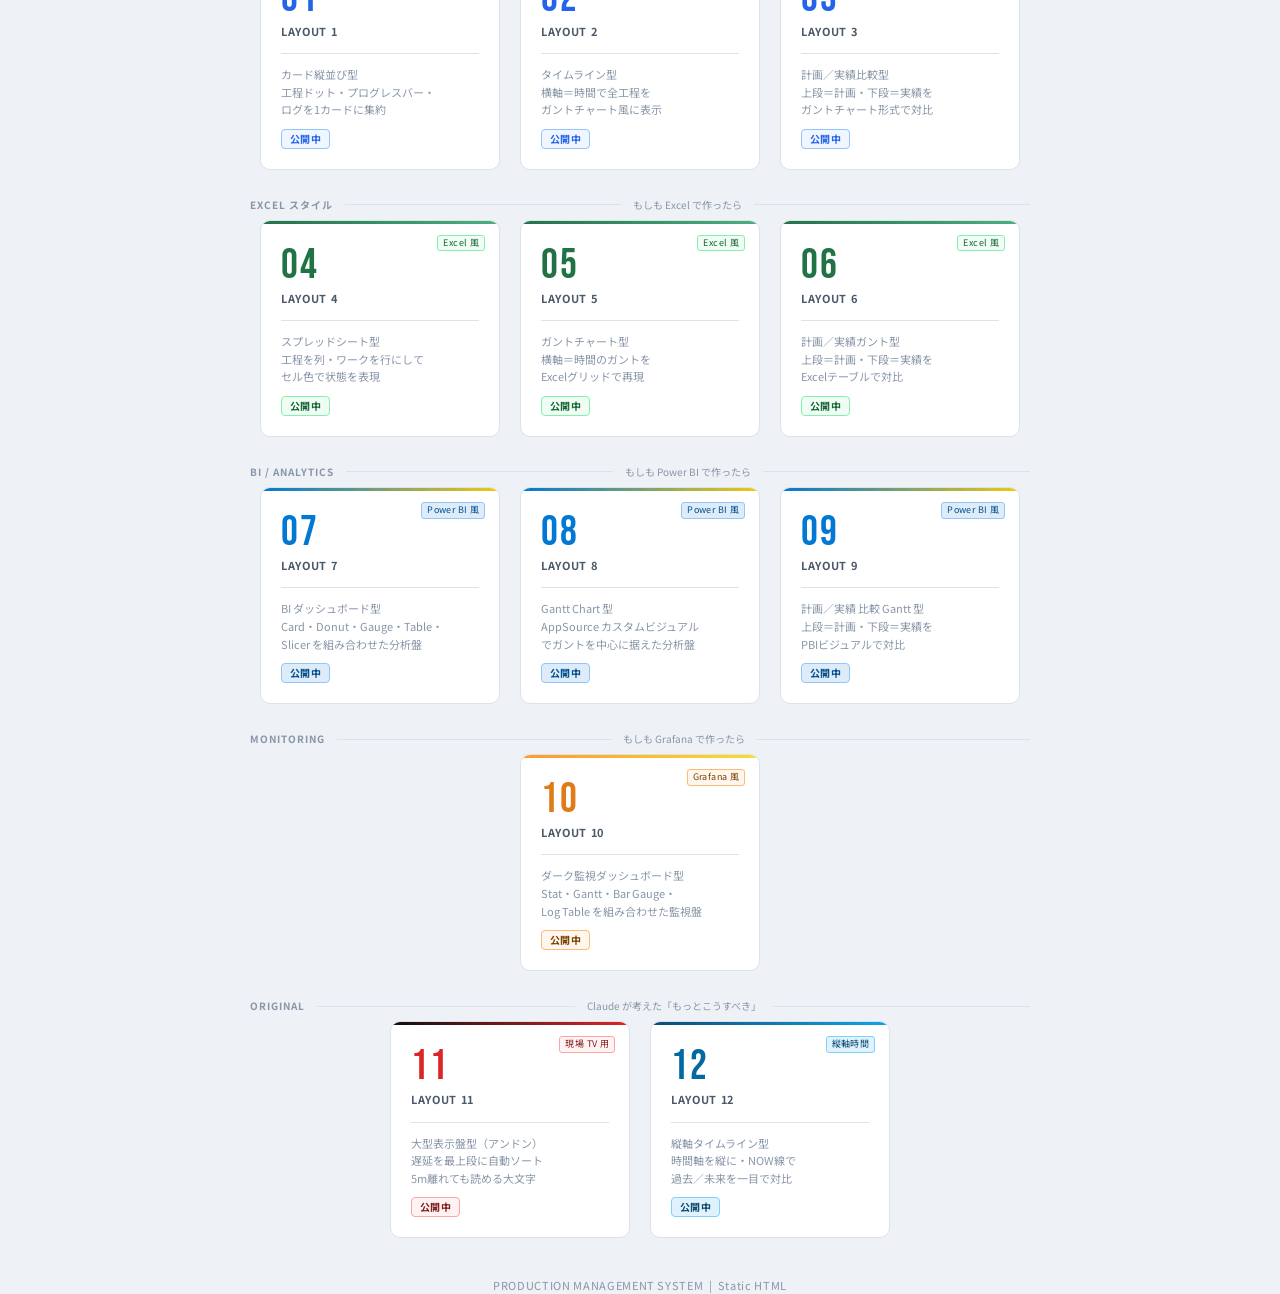
<file: index.html>
<!DOCTYPE html>
<html lang="ja">
<head>
  <meta charset="UTF-8">
  <meta name="viewport" content="width=device-width, initial-scale=1.0">
  <title>生産管理板 — レイアウト選択</title>
  <link rel="stylesheet" href="assets/style-common.css">
  <style>
    body {
      display: flex;
      flex-direction: column;
      align-items: center;
      justify-content: center;
      min-height: 100vh;
      gap: 0;
      padding: 40px 20px;
    }

    .header {
      text-align: center;
      margin-bottom: 40px;
    }
    .header h1 {
      font-family: 'Bebas Neue', cursive;
      font-size: 48px;
      letter-spacing: .15em;
      color: var(--text);
      line-height: 1;
    }
    .header .sub {
      margin-top: 6px;
      font-size: 12px;
      color: var(--dim);
      letter-spacing: .1em;
    }
    .accent-line {
      display: block;
      width: 40px;
      height: 2px;
      background: var(--blue);
      margin: 12px auto 0;
    }

    /* ── Production data summary ── */
    .prod-summary {
      background: var(--panel);
      border: 1px solid var(--border);
      border-radius: 10px;
      padding: 18px 28px;
      margin-bottom: 36px;
      width: 100%;
      max-width: 780px;
    }
    .ps-title {
      font-size: 10px;
      color: var(--dim);
      letter-spacing: .08em;
      text-transform: uppercase;
      margin-bottom: 12px;
    }
    .ps-units {
      display: flex;
      gap: 10px;
      flex-wrap: wrap;
    }
    .ps-unit {
      display: flex;
      align-items: center;
      gap: 8px;
      background: var(--panel2);
      border: 1px solid var(--border);
      border-radius: 6px;
      padding: 6px 12px;
      font-size: 12px;
    }
    .ps-unit-dot {
      width: 8px;
      height: 8px;
      border-radius: 50%;
      flex: 0 0 auto;
    }
    .ps-unit-name { font-weight: 700; color: var(--sub); }
    .ps-unit-procs { font-family: 'DM Mono', monospace; color: var(--dim); font-size: 11px; }

    /* ── Layout cards ── */
    .cards {
      display: flex;
      gap: 20px;
      flex-wrap: wrap;
      justify-content: center;
      width: 100%;
      max-width: 780px;
    }

    .layout-card {
      flex: 1;
      min-width: 200px;
      max-width: 240px;
      background: var(--panel);
      border: 1px solid var(--border);
      border-radius: 10px;
      padding: 24px 20px 20px;
      text-decoration: none;
      color: var(--text);
      position: relative;
      overflow: hidden;
      transition: border-color .2s, transform .15s, box-shadow .2s;
    }
    .layout-card::before {
      content: '';
      position: absolute;
      top: 0; left: 0; right: 0;
      height: 3px;
      border-radius: 10px 10px 0 0;
    }
    .layout-card.active::before  { background: linear-gradient(90deg, var(--blue), var(--cyan)); }
    .layout-card.coming::before  { background: var(--border2); }

    .layout-card.active:hover {
      border-color: var(--border2);
      transform: translateY(-3px);
      box-shadow: 0 8px 24px rgba(0,0,0,.12);
      cursor: pointer;
    }
    .layout-card.coming { opacity: .5; cursor: default; }

    .lc-number {
      font-family: 'Bebas Neue', cursive;
      font-size: 42px;
      letter-spacing: .05em;
      line-height: 1;
      margin-bottom: 4px;
    }
    .layout-card.active .lc-number { color: var(--blue); }
    .layout-card.coming .lc-number { color: var(--dim); }

    .lc-label {
      font-size: 11px;
      font-weight: 700;
      color: var(--sub);
      letter-spacing: .06em;
      margin-bottom: 14px;
    }
    .lc-desc {
      font-size: 11px;
      color: var(--dim);
      line-height: 1.6;
      border-top: 1px solid var(--border);
      padding-top: 12px;
    }
    .lc-badge {
      display: inline-block;
      margin-top: 10px;
      padding: 2px 8px;
      border-radius: 4px;
      font-size: 10px;
      font-weight: 700;
      letter-spacing: .04em;
    }
    .badge-available { background: var(--tint-blue);  color: var(--blue); border: 1px solid #93c5fd; }
    .badge-coming    { background: var(--panel2);      color: var(--dim);  border: 1px solid var(--border); }
    .badge-excel     { background: #f0fdf4; color: #166534; border: 1px solid #86efac; }

    /* Excel group */
    .cards-group-label {
      width: 100%;
      max-width: 780px;
      margin-top: 28px;
      margin-bottom: 8px;
      display: flex;
      align-items: center;
      gap: 12px;
    }
    .cgl-text {
      font-size: 10px;
      font-weight: 700;
      color: var(--dim);
      letter-spacing: .1em;
      white-space: nowrap;
    }
    .cgl-line {
      flex: 1;
      height: 1px;
      background: var(--border);
    }
    .layout-card.excel::before {
      background: linear-gradient(90deg, #217346, #4caf80);
    }
    .layout-card.excel .lc-number { color: #217346; }
    .layout-card.excel:hover {
      border-color: var(--border2);
      transform: translateY(-3px);
      box-shadow: 0 8px 24px rgba(0,0,0,.12);
      cursor: pointer;
    }
    .lc-excel-tag {
      position: absolute;
      top: 14px; right: 14px;
      font-size: 9px;
      color: #166534;
      background: #f0fdf4;
      border: 1px solid #86efac;
      border-radius: 3px;
      padding: 1px 5px;
      letter-spacing: .04em;
    }

    /* Power BI group */
    .layout-card.pbi::before {
      background: linear-gradient(90deg, #0078d4, #f2c811);
    }
    .layout-card.pbi .lc-number { color: #0078d4; }
    .layout-card.pbi:hover {
      border-color: var(--border2);
      transform: translateY(-3px);
      box-shadow: 0 8px 24px rgba(0,0,0,.12);
      cursor: pointer;
    }
    .lc-pbi-tag {
      position: absolute;
      top: 14px; right: 14px;
      font-size: 9px;
      color: #004e8c;
      background: #deecf9;
      border: 1px solid #93c5fd;
      border-radius: 3px;
      padding: 1px 5px;
      letter-spacing: .04em;
    }
    .badge-pbi { background: #deecf9; color: #004e8c; border: 1px solid #93c5fd; }

    /* Grafana group */
    .layout-card.gf::before {
      background: linear-gradient(90deg, #ff9830, #fade2a);
    }
    .layout-card.gf .lc-number { color: #e07b1a; }
    .layout-card.gf:hover {
      border-color: var(--border2);
      transform: translateY(-3px);
      box-shadow: 0 8px 24px rgba(0,0,0,.12);
      cursor: pointer;
    }
    .lc-gf-tag {
      position: absolute;
      top: 14px; right: 14px;
      font-size: 9px;
      color: #7a4100;
      background: #fff7ed;
      border: 1px solid #fdba74;
      border-radius: 3px;
      padding: 1px 5px;
      letter-spacing: .04em;
    }
    .badge-gf { background: #fff7ed; color: #7a4100; border: 1px solid #fdba74; }

    /* Original group */
    .layout-card.orig::before {
      background: linear-gradient(90deg, #0f0f0f, #dc2626);
    }
    .layout-card.orig .lc-number { color: #dc2626; }
    .layout-card.orig:hover {
      border-color: var(--border2);
      transform: translateY(-3px);
      box-shadow: 0 8px 24px rgba(0,0,0,.12);
      cursor: pointer;
    }
    .lc-orig-tag {
      position: absolute;
      top: 14px; right: 14px;
      font-size: 9px;
      color: #7f1d1d;
      background: #fef2f2;
      border: 1px solid #fca5a5;
      border-radius: 3px;
      padding: 1px 5px;
      letter-spacing: .04em;
    }
    .badge-orig { background: #fef2f2; color: #7f1d1d; border: 1px solid #fca5a5; }

    .layout-card.vert::before {
      background: linear-gradient(90deg, #0f4c75, #0ea5e9);
    }
    .layout-card.vert .lc-number { color: #0369a1; }
    .layout-card.vert:hover {
      border-color: var(--border2);
      transform: translateY(-3px);
      box-shadow: 0 8px 24px rgba(0,0,0,.12);
      cursor: pointer;
    }
    .lc-vert-tag {
      position: absolute;
      top: 14px; right: 14px;
      font-size: 9px;
      color: #0c4a6e;
      background: #e0f2fe;
      border: 1px solid #7dd3fc;
      border-radius: 3px;
      padding: 1px 5px;
      letter-spacing: .04em;
    }
    .badge-vert { background: #e0f2fe; color: #0c4a6e; border: 1px solid #7dd3fc; }

    .footer {
      margin-top: 40px;
      font-size: 11px;
      color: var(--dim);
      letter-spacing: .06em;
    }
  </style>
</head>
<body>

<div class="header">
  <h1>PRODUCTION BOARD</h1>
  <div class="sub">生産管理板 — レイアウト選択</div>
  <span class="accent-line"></span>
</div>

<!-- 固定生産データ サマリー -->
<div class="prod-summary">
  <div class="ps-title">固定生産データ（全レイアウト共通） — 本日計画 5台</div>
  <div class="ps-units">
    <div class="ps-unit">
      <div class="ps-unit-dot" style="background:var(--blue)"></div>
      <span class="ps-unit-name">ワークA #1</span>
      <span class="ps-unit-procs">P01–P10 &nbsp;製品α</span>
    </div>
    <div class="ps-unit">
      <div class="ps-unit-dot" style="background:var(--cyan)"></div>
      <span class="ps-unit-name">ワークA #2</span>
      <span class="ps-unit-procs">P06–P10 &nbsp;製品α（P01-05完了済）</span>
    </div>
    <div class="ps-unit">
      <div class="ps-unit-dot" style="background:var(--green)"></div>
      <span class="ps-unit-name">ワークB</span>
      <span class="ps-unit-procs">P11–P15 &nbsp;製品β</span>
    </div>
    <div class="ps-unit">
      <div class="ps-unit-dot" style="background:var(--orange)"></div>
      <span class="ps-unit-name">ワークC #1</span>
      <span class="ps-unit-procs">P20 &nbsp;製品γ</span>
    </div>
    <div class="ps-unit">
      <div class="ps-unit-dot" style="background:var(--dim)"></div>
      <span class="ps-unit-name">ワークC #2</span>
      <span class="ps-unit-procs">P20 &nbsp;製品γ（待機）</span>
    </div>
  </div>
</div>

<!-- レイアウトカード グループ 1 -->
<div class="cards-group-label">
  <span class="cgl-text">STANDARD</span>
  <span class="cgl-line"></span>
</div>
<div class="cards">

  <a href="layout-1.html" class="layout-card active">
    <div class="lc-number">01</div>
    <div class="lc-label">LAYOUT 1</div>
    <div class="lc-desc">
      カード縦並び型<br>
      工程ドット・プログレスバー・<br>ログを1カードに集約
    </div>
    <span class="lc-badge badge-available">公開中</span>
  </a>

  <a href="layout-2.html" class="layout-card active">
    <div class="lc-number">02</div>
    <div class="lc-label">LAYOUT 2</div>
    <div class="lc-desc">
      タイムライン型<br>
      横軸＝時間で全工程を<br>ガントチャート風に表示
    </div>
    <span class="lc-badge badge-available">公開中</span>
  </a>

  <a href="layout-3.html" class="layout-card active">
    <div class="lc-number">03</div>
    <div class="lc-label">LAYOUT 3</div>
    <div class="lc-desc">
      計画／実績比較型<br>
      上段＝計画・下段＝実績を<br>ガントチャート形式で対比
    </div>
    <span class="lc-badge badge-available">公開中</span>
  </a>

</div>

<!-- レイアウトカード グループ 2 — Excel 風 -->
<div class="cards-group-label">
  <span class="cgl-text">EXCEL スタイル</span>
  <span class="cgl-line"></span>
  <span style="font-size:10px;color:var(--dim);white-space:nowrap;">もしも Excel で作ったら</span>
  <span class="cgl-line"></span>
</div>
<div class="cards">

  <a href="layout-4.html" class="layout-card active excel">
    <div class="lc-number">04</div>
    <div class="lc-label">LAYOUT 4</div>
    <div class="lc-excel-tag">Excel 風</div>
    <div class="lc-desc">
      スプレッドシート型<br>
      工程を列・ワークを行にして<br>セル色で状態を表現
    </div>
    <span class="lc-badge badge-excel">公開中</span>
  </a>

  <a href="layout-5.html" class="layout-card active excel">
    <div class="lc-number">05</div>
    <div class="lc-label">LAYOUT 5</div>
    <div class="lc-excel-tag">Excel 風</div>
    <div class="lc-desc">
      ガントチャート型<br>
      横軸＝時間のガントを<br>Excelグリッドで再現
    </div>
    <span class="lc-badge badge-excel">公開中</span>
  </a>

  <a href="layout-6.html" class="layout-card active excel">
    <div class="lc-number">06</div>
    <div class="lc-label">LAYOUT 6</div>
    <div class="lc-excel-tag">Excel 風</div>
    <div class="lc-desc">
      計画／実績ガント型<br>
      上段＝計画・下段＝実績を<br>Excelテーブルで対比
    </div>
    <span class="lc-badge badge-excel">公開中</span>
  </a>

</div>

<!-- レイアウトカード グループ 3 — Power BI 風 -->
<div class="cards-group-label">
  <span class="cgl-text">BI / ANALYTICS</span>
  <span class="cgl-line"></span>
  <span style="font-size:10px;color:var(--dim);white-space:nowrap;">もしも Power BI で作ったら</span>
  <span class="cgl-line"></span>
</div>
<div class="cards">

  <a href="layout-7.html" class="layout-card active pbi">
    <div class="lc-number">07</div>
    <div class="lc-label">LAYOUT 7</div>
    <div class="lc-pbi-tag">Power BI 風</div>
    <div class="lc-desc">
      BI ダッシュボード型<br>
      Card・Donut・Gauge・Table・<br>Slicer を組み合わせた分析盤
    </div>
    <span class="lc-badge badge-pbi">公開中</span>
  </a>

  <a href="layout-8.html" class="layout-card active pbi">
    <div class="lc-number">08</div>
    <div class="lc-label">LAYOUT 8</div>
    <div class="lc-pbi-tag">Power BI 風</div>
    <div class="lc-desc">
      Gantt Chart 型<br>
      AppSource カスタムビジュアル<br>でガントを中心に据えた分析盤
    </div>
    <span class="lc-badge badge-pbi">公開中</span>
  </a>

  <a href="layout-9.html" class="layout-card active pbi">
    <div class="lc-number">09</div>
    <div class="lc-label">LAYOUT 9</div>
    <div class="lc-pbi-tag">Power BI 風</div>
    <div class="lc-desc">
      計画／実績 比較 Gantt 型<br>
      上段＝計画・下段＝実績を<br>PBIビジュアルで対比
    </div>
    <span class="lc-badge badge-pbi">公開中</span>
  </a>

</div>

<!-- レイアウトカード グループ 4 — Grafana 風 -->
<div class="cards-group-label">
  <span class="cgl-text">MONITORING</span>
  <span class="cgl-line"></span>
  <span style="font-size:10px;color:var(--dim);white-space:nowrap;">もしも Grafana で作ったら</span>
  <span class="cgl-line"></span>
</div>
<div class="cards">

  <a href="layout-10.html" class="layout-card active gf">
    <div class="lc-number">10</div>
    <div class="lc-label">LAYOUT 10</div>
    <div class="lc-gf-tag">Grafana 風</div>
    <div class="lc-desc">
      ダーク監視ダッシュボード型<br>
      Stat・Gantt・Bar Gauge・<br>Log Table を組み合わせた監視盤
    </div>
    <span class="lc-badge badge-gf">公開中</span>
  </a>

</div>

<!-- レイアウトカード グループ 5 — オリジナル -->
<div class="cards-group-label">
  <span class="cgl-text">ORIGINAL</span>
  <span class="cgl-line"></span>
  <span style="font-size:10px;color:var(--dim);white-space:nowrap;">Claude が考えた「もっとこうすべき」</span>
  <span class="cgl-line"></span>
</div>
<div class="cards">

  <a href="layout-11.html" class="layout-card active orig">
    <div class="lc-number">11</div>
    <div class="lc-label">LAYOUT 11</div>
    <div class="lc-orig-tag">現場 TV 用</div>
    <div class="lc-desc">
      大型表示盤型（アンドン）<br>
      遅延を最上段に自動ソート<br>
      5m離れても読める大文字
    </div>
    <span class="lc-badge badge-orig">公開中</span>
  </a>

  <a href="layout-12.html" class="layout-card active vert">
    <div class="lc-number">12</div>
    <div class="lc-label">LAYOUT 12</div>
    <div class="lc-vert-tag">縦軸時間</div>
    <div class="lc-desc">
      縦軸タイムライン型<br>
      時間軸を縦に・NOW線で<br>過去／未来を一目で対比
    </div>
    <span class="lc-badge badge-vert">公開中</span>
  </a>

</div>

<div class="footer">PRODUCTION MANAGEMENT SYSTEM &nbsp;|&nbsp; Static HTML</div>

</body>
</html>
</file>
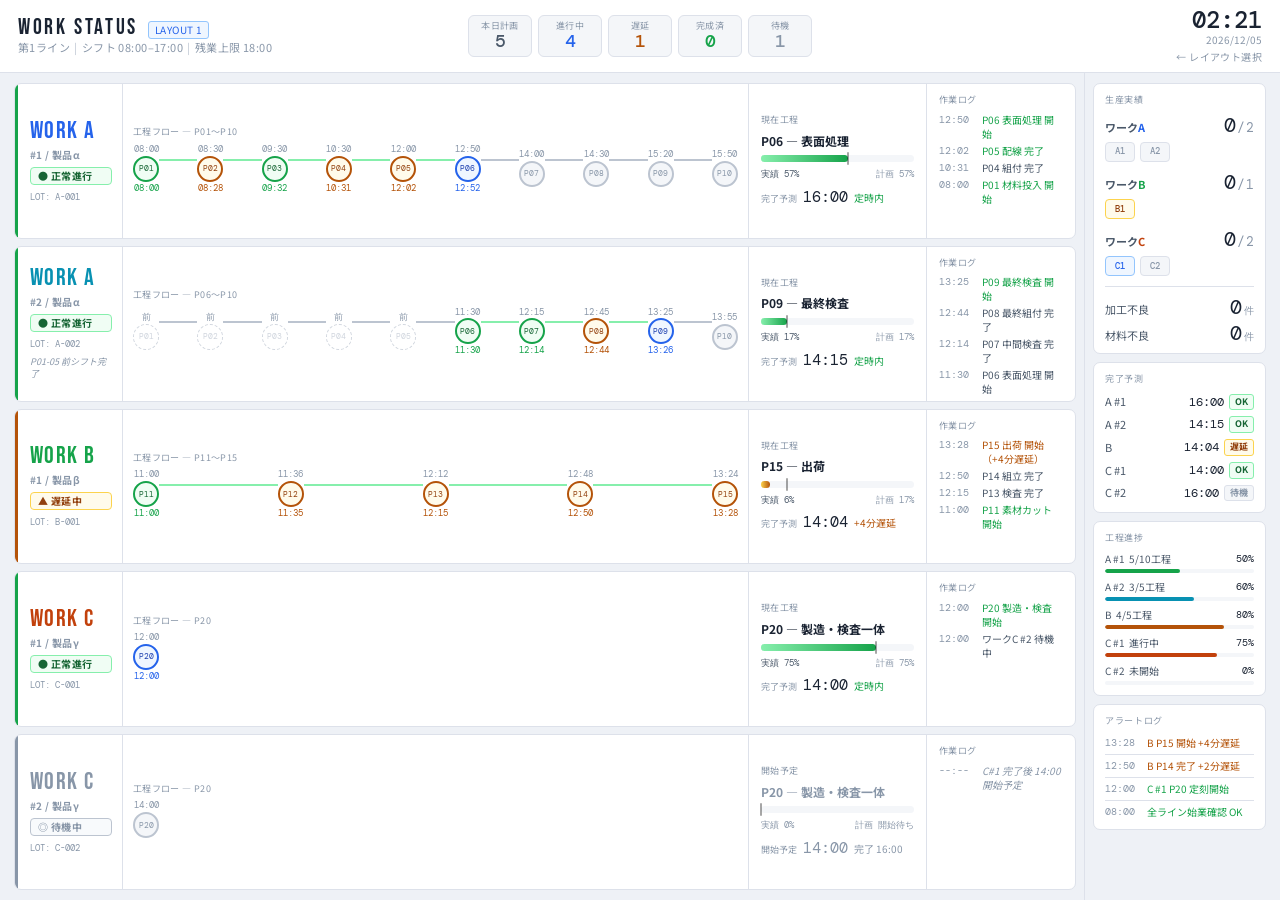
<file: layout-1.html>
<!DOCTYPE html>
<html lang="ja">
<head>
  <meta charset="UTF-8">
  <meta name="viewport" content="width=device-width, initial-scale=1.0">
  <title>生産管理板 — レイアウト1</title>
  <link rel="stylesheet" href="assets/style-common.css">
  <style>
    /* ===== LAYOUT ===== */
    body {
      display: flex;
      flex-direction: column;
      height: 100vh;
      overflow: hidden;
    }

    /* ===== HEADER ===== */
    header {
      flex: 0 0 auto;
      display: grid;
      grid-template-columns: 1fr auto 1fr;
      align-items: center;
      gap: 16px;
      padding: 8px 18px;
      background: var(--panel);
      border-bottom: 1px solid var(--border);
    }

    .hd-left { display: flex; flex-direction: column; gap: 1px; }
    .hd-top  { display: flex; align-items: baseline; gap: 10px; }
    .hd-title {
      font-family: 'Bebas Neue', cursive;
      font-size: 22px;
      letter-spacing: .12em;
      color: var(--text);
      line-height: 1;
    }
    .hd-layout-tag {
      font-size: 10px;
      color: var(--blue);
      border: 1px solid #93c5fd;
      background: var(--tint-blue);
      padding: 1px 6px;
      border-radius: 3px;
      letter-spacing: .04em;
    }
    .hd-meta {
      font-size: 11px;
      color: var(--dim);
      letter-spacing: .04em;
    }
    .hd-meta span { color: var(--border2); margin: 0 4px; }

    /* KPI bar */
    .kpi-bar { display: flex; gap: 6px; }
    .kpi-item {
      display: flex;
      flex-direction: column;
      align-items: center;
      background: var(--panel2);
      border: 1px solid var(--border);
      border-radius: 6px;
      padding: 4px 12px;
      min-width: 64px;
    }
    .kpi-label { font-size: 9px; color: var(--dim); letter-spacing: .04em; white-space: nowrap; }
    .kpi-val   { font-family: 'DM Mono', monospace; font-size: 18px; font-weight: 500; line-height: 1.1; }
    .kv-sub  { color: var(--sub); }
    .kv-blue { color: var(--blue); }
    .kv-warn { color: var(--yellow); }
    .kv-ok   { color: var(--green); }
    .kv-red  { color: var(--red); }

    /* clock */
    .hd-right {
      display: flex;
      flex-direction: column;
      align-items: flex-end;
      gap: 1px;
    }
    .clock {
      font-family: 'DM Mono', monospace;
      font-size: 24px;
      font-weight: 500;
      color: var(--text);
      line-height: 1;
    }
    .clock-meta { font-size: 10px; color: var(--dim); }
    .back-link {
      font-size: 10px;
      color: var(--dim);
      text-decoration: none;
      letter-spacing: .04em;
      margin-top: 2px;
    }
    .back-link:hover { color: var(--sub); }

    /* ===== MAIN ===== */
    .main {
      flex: 1 1 0;
      display: grid;
      grid-template-columns: 1fr 196px;
      overflow: hidden;
    }

    .cards-col {
      display: flex;
      flex-direction: column;
      gap: 7px;
      padding: 10px 8px 10px 14px;
      overflow-y: auto;
    }

    /* ===== WORK CARD ===== */
    .work-card {
      background: var(--panel);
      border: 1px solid var(--border);
      border-radius: 7px;
      display: grid;
      grid-template-columns: 108px 1fr 178px 148px;
      min-height: 0;
      flex: 1 1 0;
      position: relative;
      overflow: hidden;
    }
    .work-card::before {
      content: '';
      position: absolute;
      left: 0; top: 0; bottom: 0;
      width: 3px;
      border-radius: 7px 0 0 7px;
    }
    .work-card.s-ok    ::before,
    .work-card.s-ok::before    { background: var(--green); }
    .work-card.s-warn::before  { background: var(--yellow); }
    .work-card.s-idle::before  { background: var(--dim); }

    /* ── ID ── */
    .wc-id {
      padding: 10px 10px 10px 15px;
      display: flex;
      flex-direction: column;
      justify-content: center;
      gap: 5px;
      border-right: 1px solid var(--border);
    }
    .wc-name {
      font-family: 'Bebas Neue', cursive;
      font-size: 24px;
      letter-spacing: .06em;
      line-height: 1;
    }
    .wc-num  { font-size: 10px; font-weight: 700; color: var(--dim); letter-spacing: .04em; }
    .wc-prod { font-size: 11px; color: var(--sub); margin-top: 1px; }
    .wc-lot  { font-family: 'DM Mono', monospace; font-size: 9px; color: var(--dim); margin-top: 1px; }
    .wc-note { font-size: 9px; color: var(--dim); font-style: italic; }

    /* ── Flow ── */
    .wc-flow {
      padding: 8px 10px;
      display: flex;
      flex-direction: column;
      justify-content: center;
      gap: 3px;
      border-right: 1px solid var(--border);
      overflow: hidden;
    }
    .flow-label { font-size: 9px; color: var(--dim); letter-spacing: .04em; margin-bottom: 2px; }
    .flow-row {
      display: flex;
      align-items: center;
      flex-wrap: nowrap;
      padding-bottom: 2px;
      gap: 0;
      width: 100%;
    }

    .proc-wrap {
      display: flex;
      flex-direction: column;
      align-items: center;
      gap: 1px;
      flex: 0 0 auto;
      position: relative;
    }

    /* 計画時刻（上）: 薄グレー */
    .proc-time {
      font-family: 'DM Mono', monospace;
      font-size: 9px;
      color: var(--dim);
      white-space: nowrap;
      line-height: 1.2;
    }
    /* 実績時刻（下）: ステートごとに色分け */
    .proc-time.real           { color: var(--sub); }
    .proc-time.real-ok        { color: var(--green); }
    .proc-time.real-late      { color: var(--yellow); }
    .proc-time.real-active    { color: var(--blue); }
    .proc-time.real-delayed   { color: var(--yellow); }

    .proc-dot {
      width: 26px;
      height: 26px;
      border-radius: 50%;
      border: 2px solid;
      display: flex;
      align-items: center;
      justify-content: center;
      font-family: 'DM Mono', monospace;
      font-size: 8px;
      cursor: pointer;
      position: relative;
      transition: transform .12s;
    }
    .proc-dot:hover { transform: scale(1.25); z-index: 20; }

    /* 通常完了（定刻） */
    .pd-done      { background: var(--tint-green);  border-color: var(--green);   color: #166534; }
    /* 遅延完了（完了したが計画より遅れた） */
    .pd-done-late { background: var(--tint-yellow); border-color: var(--yellow);  color: #92400e; }
    /* 進行中 */
    .pd-active    { background: var(--tint-blue);   border-color: var(--blue);    color: #1e40af; }
    /* 遅延進行中 */
    .pd-delayed   { background: var(--tint-yellow); border-color: var(--yellow);  color: #92400e; }
    /* 未着手 */
    .pd-idle      { background: var(--panel2); border-color: var(--border2); color: var(--dim); }
    /* 前シフト完了（A#2 の P01-P05）*/
    .pd-prev      {
      background: transparent;
      border: 1px dashed var(--border2);
      color: var(--border2);
      opacity: 0.7;
    }

    .proc-conn {
      flex: 1 1 0;
      min-width: 8px;
      height: 2px;
      background: var(--border2);
      margin-bottom: 18px;
    }
    .proc-conn.done { background: #86efac; }

    /* tooltip */
    .proc-wrap .tt {
      display: none;
      position: absolute;
      bottom: calc(100% + 6px);
      left: 50%;
      transform: translateX(-50%);
      background: var(--panel);
      border: 1px solid var(--border2);
      border-radius: 6px;
      padding: 6px 10px;
      font-size: 10px;
      white-space: nowrap;
      z-index: 100;
      box-shadow: 0 4px 16px rgba(0,0,0,.12);
      pointer-events: none;
    }
    .proc-wrap:hover .tt { display: block; }
    .tt-name { font-weight: 700; color: var(--text); margin-bottom: 3px; }
    .tt-row  { color: var(--sub); }
    .tt-row b { color: var(--dim); font-weight: 400; }

    /* ── Current ── */
    .wc-cur {
      padding: 10px 12px;
      display: flex;
      flex-direction: column;
      justify-content: center;
      gap: 6px;
      border-right: 1px solid var(--border);
    }
    .cur-label { font-size: 9px; color: var(--dim); letter-spacing: .04em; }
    .cur-name  { font-size: 12px; font-weight: 700; color: var(--text); }

    .prog-wrap { position: relative; }
    .prog-bg {
      height: 7px;
      background: var(--panel2);
      border-radius: 4px;
      position: relative;
      overflow: visible;
    }
    .prog-bar {
      height: 100%;
      border-radius: 4px;
      transition: width .5s ease;
    }
    .pb-ok   { background: linear-gradient(90deg, #86efac, var(--green)); }
    .pb-warn { background: linear-gradient(90deg, #fcd34d, var(--yellow)); }
    .pb-idle { background: var(--border); }

    .plan-mk {
      position: absolute;
      top: -3px;
      width: 2px;
      height: 13px;
      background: rgba(0,0,0,.35);
      border-radius: 1px;
      transform: translateX(-50%);
    }

    .prog-nums {
      display: flex;
      justify-content: space-between;
      font-size: 9px;
    }
    .pn-actual { font-family: 'DM Mono', monospace; color: var(--sub); }
    .pn-plan   { font-family: 'DM Mono', monospace; color: var(--dim); }

    .eta-row {
      display: flex;
      align-items: baseline;
      gap: 6px;
    }
    .eta-label { font-size: 9px; color: var(--dim); }
    .eta-time  { font-family: 'DM Mono', monospace; font-size: 15px; color: var(--text); }
    .eta-diff  { font-size: 10px; }
    .ed-ok   { color: var(--green); }
    .ed-warn { color: var(--yellow); }
    .ed-idle { color: var(--dim); }

    /* ── Log ── */
    .wc-log {
      padding: 10px 12px;
      display: flex;
      flex-direction: column;
      gap: 3px;
      overflow-y: auto;
    }
    .log-hd { font-size: 9px; color: var(--dim); letter-spacing: .04em; margin-bottom: 3px; }
    .log-row {
      display: grid;
      grid-template-columns: 38px 1fr;
      gap: 5px;
      font-size: 10px;
      line-height: 1.4;
    }
    .lt { font-family: 'DM Mono', monospace; color: var(--dim); }
    .lm { color: var(--sub); }
    .lm-ok   { color: var(--green); }
    .lm-warn { color: var(--yellow); }
    .lm-idle { color: var(--dim); font-style: italic; }

    /* ===== SIDEBAR ===== */
    .sidebar {
      display: flex;
      flex-direction: column;
      gap: 8px;
      padding: 10px 14px 10px 8px;
      border-left: 1px solid var(--border);
      overflow-y: auto;
    }
    .sb-sec {
      background: var(--panel);
      border: 1px solid var(--border);
      border-radius: 7px;
      padding: 10px 11px;
    }
    .sb-title {
      font-size: 9px;
      color: var(--dim);
      letter-spacing: .07em;
      text-transform: uppercase;
      margin-bottom: 8px;
    }

    /* ETA list */
    .eta-list { display: flex; flex-direction: column; gap: 6px; }
    .el-row {
      display: grid;
      grid-template-columns: 1fr auto auto;
      align-items: center;
      gap: 5px;
      font-size: 11px;
    }
    .el-name { color: var(--sub); }
    .el-time { font-family: 'DM Mono', monospace; color: var(--text); font-size: 12px; }
    .el-badge {
      font-size: 9px;
      font-weight: 700;
      padding: 1px 5px;
      border-radius: 3px;
    }
    .eb-ok   { background: var(--tint-green);  color: #166534; border: 1px solid #86efac; }
    .eb-warn { background: var(--tint-yellow); color: #92400e; border: 1px solid #fcd34d; }
    .eb-idle { background: var(--panel2); color: var(--dim); border: 1px solid var(--border); }

    /* gauge */
    .gauge-list { display: flex; flex-direction: column; gap: 7px; }
    .gv-row { display: flex; flex-direction: column; gap: 3px; }
    .gv-hd  { display: flex; justify-content: space-between; font-size: 10px; }
    .gv-name { color: var(--sub); }
    .gv-pct  { font-family: 'DM Mono', monospace; color: var(--text); }
    .gv-track { height: 4px; background: var(--panel2); border-radius: 2px; overflow: hidden; }
    .gv-fill  { height: 100%; border-radius: 2px; }

    /* 生産実績 */
    .pr-list { display: flex; flex-direction: column; gap: 10px; }
    .pr-row  { display: flex; flex-direction: column; gap: 5px; }
    .pr-header {
      display: flex;
      justify-content: space-between;
      align-items: baseline;
    }
    .pr-name { font-size: 11px; color: var(--sub); font-weight: 700; }
    .pr-frac { font-family: 'DM Mono', monospace; }
    .pr-done  { font-size: 20px; color: var(--text); line-height: 1; }
    .pr-slash { font-size: 13px; color: var(--dim); margin: 0 1px; }
    .pr-total { font-size: 13px; color: var(--dim); }
    .pr-dots  { display: flex; gap: 5px; }
    .pr-dot {
      display: inline-flex;
      align-items: center;
      justify-content: center;
      width: 30px;
      height: 20px;
      border-radius: 4px;
      font-family: 'DM Mono', monospace;
      font-size: 9px;
      font-weight: 500;
      cursor: default;
    }
    .pr-dot-done   { background: var(--tint-green);  border: 1px solid #86efac; color: #166534; }
    .pr-dot-active { background: var(--tint-blue);   border: 1px solid #93c5fd; color: var(--blue); }
    .pr-dot-warn   { background: var(--tint-yellow); border: 1px solid #fcd34d; color: #92400e; }
    .pr-dot-idle   { background: var(--panel2); border: 1px solid var(--border); color: var(--dim); }

    /* 不良数 */
    .defect-block {
      margin-top: 10px;
      padding-top: 10px;
      border-top: 1px solid var(--border);
      display: flex;
      flex-direction: column;
      gap: 5px;
    }
    .df-row {
      display: flex;
      justify-content: space-between;
      align-items: baseline;
    }
    .df-label { font-size: 11px; color: var(--sub); }
    .df-val   { font-family: 'DM Mono', monospace; font-size: 20px; color: var(--text); line-height: 1; }
    .df-unit  { font-size: 10px; color: var(--dim); margin-left: 2px; }

    /* alerts */
    .al-list { display: flex; flex-direction: column; gap: 4px; }
    .al-row {
      display: grid;
      grid-template-columns: 38px 1fr;
      gap: 4px;
      font-size: 10px;
      padding-bottom: 4px;
      border-bottom: 1px solid var(--border);
    }
    .al-row:last-child { border-bottom: none; padding-bottom: 0; }
    .al-t { font-family: 'DM Mono', monospace; color: var(--dim); }
    .al-m-ok   { color: var(--green); }
    .al-m-warn { color: var(--yellow); }
  </style>
</head>
<body>

<!-- ========== HEADER ========== -->
<header>
  <div class="hd-left">
    <div class="hd-top">
      <div class="hd-title">WORK STATUS</div>
      <span class="hd-layout-tag">LAYOUT 1</span>
    </div>
    <div class="hd-meta">第1ライン<span>|</span>シフト 08:00–17:00<span>|</span>残業上限 18:00</div>
  </div>

  <div class="kpi-bar">
    <div class="kpi-item">
      <span class="kpi-label">本日計画</span>
      <span class="kpi-val kv-sub">5</span>
    </div>
    <div class="kpi-item">
      <span class="kpi-label">進行中</span>
      <span class="kpi-val kv-blue">4</span>
    </div>
    <div class="kpi-item">
      <span class="kpi-label">遅延</span>
      <span class="kpi-val kv-warn">1</span>
    </div>
    <div class="kpi-item">
      <span class="kpi-label">完成済</span>
      <span class="kpi-val kv-ok">0</span>
    </div>
    <div class="kpi-item">
      <span class="kpi-label">待機</span>
      <span class="kpi-val" style="color:var(--dim)">1</span>
    </div>
  </div>

  <div class="hd-right">
    <div class="clock" id="clock">--:--</div>
    <div class="clock-meta" id="clock-date">----/--/--</div>
    <a href="index.html" class="back-link">← レイアウト選択</a>
  </div>
</header>

<!-- ========== MAIN ========== -->
<div class="main">
<div class="cards-col">

  <!-- ===== WORK A #1 ===== -->
  <div class="work-card s-ok">
    <div class="wc-id">
      <div class="wc-name" style="color:var(--blue)">WORK A</div>
      <div class="wc-num">#1 / 製品α</div>
      <span class="badge badge-ok" style="font-size:10px;padding:1px 7px;">● 正常進行</span>
      <div class="wc-lot">LOT: A-001</div>
    </div>
    <div class="wc-flow">
      <div class="flow-label">工程フロー — P01〜P10</div>
      <div class="flow-row" id="flow-a1"></div>
    </div>
    <div class="wc-cur">
      <div class="cur-label">現在工程</div>
      <div class="cur-name">P06 — 表面処理</div>
      <div class="prog-wrap">
        <div class="prog-bg">
          <div class="prog-bar pb-ok" style="width:57%"></div>
          <div class="plan-mk" style="left:57%"></div>
        </div>
      </div>
      <div class="prog-nums">
        <span class="pn-actual">実績 57%</span>
        <span class="pn-plan">計画 57%</span>
      </div>
      <div class="eta-row">
        <span class="eta-label">完了予測</span>
        <span class="eta-time">16:00</span>
        <span class="eta-diff ed-ok">定時内</span>
      </div>
    </div>
    <div class="wc-log">
      <div class="log-hd">作業ログ</div>
      <div class="log-row"><span class="lt">12:50</span><span class="lm-ok lm">P06 表面処理 開始</span></div>
      <div class="log-row"><span class="lt">12:02</span><span class="lm lm-ok">P05 配線 完了</span></div>
      <div class="log-row"><span class="lt">10:31</span><span class="lm">P04 組付 完了</span></div>
      <div class="log-row"><span class="lt">08:00</span><span class="lm lm-ok">P01 材料投入 開始</span></div>
    </div>
  </div>

  <!-- ===== WORK A #2 ===== -->
  <div class="work-card s-ok">
    <div class="wc-id">
      <div class="wc-name" style="color:var(--cyan)">WORK A</div>
      <div class="wc-num">#2 / 製品α</div>
      <span class="badge badge-ok" style="font-size:10px;padding:1px 7px;">● 正常進行</span>
      <div class="wc-lot">LOT: A-002</div>
      <div class="wc-note">P01-05 前シフト完了</div>
    </div>
    <div class="wc-flow">
      <div class="flow-label">工程フロー — P06〜P10</div>
      <div class="flow-row" id="flow-a2"></div>
    </div>
    <div class="wc-cur">
      <div class="cur-label">現在工程</div>
      <div class="cur-name">P09 — 最終検査</div>
      <div class="prog-wrap">
        <div class="prog-bg">
          <div class="prog-bar pb-ok" style="width:17%"></div>
          <div class="plan-mk" style="left:17%"></div>
        </div>
      </div>
      <div class="prog-nums">
        <span class="pn-actual">実績 17%</span>
        <span class="pn-plan">計画 17%</span>
      </div>
      <div class="eta-row">
        <span class="eta-label">完了予測</span>
        <span class="eta-time">14:15</span>
        <span class="eta-diff ed-ok">定時内</span>
      </div>
    </div>
    <div class="wc-log">
      <div class="log-hd">作業ログ</div>
      <div class="log-row"><span class="lt">13:25</span><span class="lm lm-ok">P09 最終検査 開始</span></div>
      <div class="log-row"><span class="lt">12:44</span><span class="lm">P08 最終組付 完了</span></div>
      <div class="log-row"><span class="lt">12:14</span><span class="lm">P07 中間検査 完了</span></div>
      <div class="log-row"><span class="lt">11:30</span><span class="lm">P06 表面処理 開始</span></div>
    </div>
  </div>

  <!-- ===== WORK B ===== -->
  <div class="work-card s-warn">
    <div class="wc-id">
      <div class="wc-name" style="color:var(--green)">WORK B</div>
      <div class="wc-num">#1 / 製品β</div>
      <span class="badge badge-warn" style="font-size:10px;padding:1px 7px;">▲ 遅延中</span>
      <div class="wc-lot">LOT: B-001</div>
    </div>
    <div class="wc-flow">
      <div class="flow-label">工程フロー — P11〜P15</div>
      <div class="flow-row" id="flow-b"></div>
    </div>
    <div class="wc-cur">
      <div class="cur-label">現在工程</div>
      <div class="cur-name">P15 — 出荷</div>
      <div class="prog-wrap">
        <div class="prog-bg">
          <div class="prog-bar pb-warn" style="width:6%"></div>
          <div class="plan-mk" style="left:17%"></div>
        </div>
      </div>
      <div class="prog-nums">
        <span class="pn-actual">実績 6%</span>
        <span class="pn-plan">計画 17%</span>
      </div>
      <div class="eta-row">
        <span class="eta-label">完了予測</span>
        <span class="eta-time">14:04</span>
        <span class="eta-diff ed-warn">+4分遅延</span>
      </div>
    </div>
    <div class="wc-log">
      <div class="log-hd">作業ログ</div>
      <div class="log-row"><span class="lt">13:28</span><span class="lm lm-warn">P15 出荷 開始（+4分遅延）</span></div>
      <div class="log-row"><span class="lt">12:50</span><span class="lm">P14 組立 完了</span></div>
      <div class="log-row"><span class="lt">12:15</span><span class="lm">P13 検査 完了</span></div>
      <div class="log-row"><span class="lt">11:00</span><span class="lm lm-ok">P11 素材カット 開始</span></div>
    </div>
  </div>

  <!-- ===== WORK C #1 ===== -->
  <div class="work-card s-ok">
    <div class="wc-id">
      <div class="wc-name" style="color:var(--orange)">WORK C</div>
      <div class="wc-num">#1 / 製品γ</div>
      <span class="badge badge-ok" style="font-size:10px;padding:1px 7px;">● 正常進行</span>
      <div class="wc-lot">LOT: C-001</div>
    </div>
    <div class="wc-flow">
      <div class="flow-label">工程フロー — P20</div>
      <div class="flow-row" id="flow-c1"></div>
    </div>
    <div class="wc-cur">
      <div class="cur-label">現在工程</div>
      <div class="cur-name">P20 — 製造・検査一体</div>
      <div class="prog-wrap">
        <div class="prog-bg">
          <div class="prog-bar pb-ok" style="width:75%"></div>
          <div class="plan-mk" style="left:75%"></div>
        </div>
      </div>
      <div class="prog-nums">
        <span class="pn-actual">実績 75%</span>
        <span class="pn-plan">計画 75%</span>
      </div>
      <div class="eta-row">
        <span class="eta-label">完了予測</span>
        <span class="eta-time">14:00</span>
        <span class="eta-diff ed-ok">定時内</span>
      </div>
    </div>
    <div class="wc-log">
      <div class="log-hd">作業ログ</div>
      <div class="log-row"><span class="lt">12:00</span><span class="lm lm-ok">P20 製造・検査 開始</span></div>
      <div class="log-row"><span class="lt">12:00</span><span class="lm">ワークC #2 待機中</span></div>
    </div>
  </div>

  <!-- ===== WORK C #2 ===== -->
  <div class="work-card s-idle">
    <div class="wc-id">
      <div class="wc-name" style="color:var(--dim)">WORK C</div>
      <div class="wc-num">#2 / 製品γ</div>
      <span class="badge badge-idle" style="font-size:10px;padding:1px 7px;">◎ 待機中</span>
      <div class="wc-lot">LOT: C-002</div>
    </div>
    <div class="wc-flow">
      <div class="flow-label">工程フロー — P20</div>
      <div class="flow-row" id="flow-c2"></div>
    </div>
    <div class="wc-cur">
      <div class="cur-label">開始予定</div>
      <div class="cur-name" style="color:var(--dim)">P20 — 製造・検査一体</div>
      <div class="prog-wrap">
        <div class="prog-bg">
          <div class="prog-bar pb-idle" style="width:0%"></div>
          <div class="plan-mk" style="left:0%"></div>
        </div>
      </div>
      <div class="prog-nums">
        <span class="pn-actual" style="color:var(--dim)">実績 0%</span>
        <span class="pn-plan" style="color:var(--dim)">計画 開始待ち</span>
      </div>
      <div class="eta-row">
        <span class="eta-label">開始予定</span>
        <span class="eta-time" style="color:var(--dim)">14:00</span>
        <span class="eta-diff ed-idle">完了 16:00</span>
      </div>
    </div>
    <div class="wc-log">
      <div class="log-hd">作業ログ</div>
      <div class="log-row"><span class="lt">--:--</span><span class="lm lm-idle">C#1 完了後 14:00 開始予定</span></div>
    </div>
  </div>

</div><!-- /cards-col -->

<!-- ========== SIDEBAR ========== -->
<div class="sidebar">

  <!-- 生産実績 -->
  <div class="sb-sec">
    <div class="sb-title">生産実績</div>
    <div class="pr-list">

      <div class="pr-row">
        <div class="pr-header">
          <span class="pr-name">ワーク<span style="color:var(--blue)">A</span></span>
          <span class="pr-frac"><span class="pr-done">0</span><span class="pr-slash">/</span><span class="pr-total">2</span></span>
        </div>
        <div class="pr-dots">
          <span class="pr-dot pr-dot-idle" title="A#1 — P10完了待ち">A1</span>
          <span class="pr-dot pr-dot-idle" title="A#2 — P10完了待ち">A2</span>
        </div>
      </div>

      <div class="pr-row">
        <div class="pr-header">
          <span class="pr-name">ワーク<span style="color:var(--green)">B</span></span>
          <span class="pr-frac"><span class="pr-done">0</span><span class="pr-slash">/</span><span class="pr-total">1</span></span>
        </div>
        <div class="pr-dots">
          <span class="pr-dot pr-dot-warn" title="B — P15遅延進行中">B1</span>
        </div>
      </div>

      <div class="pr-row">
        <div class="pr-header">
          <span class="pr-name">ワーク<span style="color:var(--orange)">C</span></span>
          <span class="pr-frac"><span class="pr-done">0</span><span class="pr-slash">/</span><span class="pr-total">2</span></span>
        </div>
        <div class="pr-dots">
          <span class="pr-dot pr-dot-active" title="C#1 — P20進行中">C1</span>
          <span class="pr-dot pr-dot-idle" title="C#2 — 14:00開始待ち">C2</span>
        </div>
      </div>

    </div>

    <!-- 不良数 -->
    <div class="defect-block">
      <div class="df-row">
        <span class="df-label">加工不良</span>
        <span class="df-val">0<span class="df-unit">件</span></span>
      </div>
      <div class="df-row">
        <span class="df-label">材料不良</span>
        <span class="df-val">0<span class="df-unit">件</span></span>
      </div>
    </div>
  </div>

  <!-- 完了予測 -->
  <div class="sb-sec">
    <div class="sb-title">完了予測</div>
    <div class="eta-list">
      <div class="el-row">
        <span class="el-name">A #1</span>
        <span class="el-time">16:00</span>
        <span class="el-badge eb-ok">OK</span>
      </div>
      <div class="el-row">
        <span class="el-name">A #2</span>
        <span class="el-time">14:15</span>
        <span class="el-badge eb-ok">OK</span>
      </div>
      <div class="el-row">
        <span class="el-name">B</span>
        <span class="el-time">14:04</span>
        <span class="el-badge eb-warn">遅延</span>
      </div>
      <div class="el-row">
        <span class="el-name">C #1</span>
        <span class="el-time">14:00</span>
        <span class="el-badge eb-ok">OK</span>
      </div>
      <div class="el-row">
        <span class="el-name">C #2</span>
        <span class="el-time">16:00</span>
        <span class="el-badge eb-idle">待機</span>
      </div>
    </div>
  </div>

  <!-- 工程進捗ゲージ -->
  <div class="sb-sec">
    <div class="sb-title">工程進捗</div>
    <div class="gauge-list">
      <div class="gv-row">
        <div class="gv-hd">
          <span class="gv-name">A #1 &nbsp;5/10工程</span>
          <span class="gv-pct">50%</span>
        </div>
        <div class="gv-track"><div class="gv-fill" style="width:50%;background:var(--green)"></div></div>
      </div>
      <div class="gv-row">
        <div class="gv-hd">
          <span class="gv-name">A #2 &nbsp;3/5工程</span>
          <span class="gv-pct">60%</span>
        </div>
        <div class="gv-track"><div class="gv-fill" style="width:60%;background:var(--cyan)"></div></div>
      </div>
      <div class="gv-row">
        <div class="gv-hd">
          <span class="gv-name">B &nbsp;4/5工程</span>
          <span class="gv-pct">80%</span>
        </div>
        <div class="gv-track"><div class="gv-fill" style="width:80%;background:var(--yellow)"></div></div>
      </div>
      <div class="gv-row">
        <div class="gv-hd">
          <span class="gv-name">C #1 &nbsp;進行中</span>
          <span class="gv-pct">75%</span>
        </div>
        <div class="gv-track"><div class="gv-fill" style="width:75%;background:var(--orange)"></div></div>
      </div>
      <div class="gv-row">
        <div class="gv-hd">
          <span class="gv-name">C #2 &nbsp;未開始</span>
          <span class="gv-pct">0%</span>
        </div>
        <div class="gv-track"><div class="gv-fill" style="width:0%;background:var(--dim)"></div></div>
      </div>
    </div>
  </div>

  <!-- アラートログ -->
  <div class="sb-sec">
    <div class="sb-title">アラートログ</div>
    <div class="al-list">
      <div class="al-row">
        <span class="al-t">13:28</span>
        <span class="al-m-warn">B P15 開始 +4分遅延</span>
      </div>
      <div class="al-row">
        <span class="al-t">12:50</span>
        <span class="al-m-warn">B P14 完了 +2分遅延</span>
      </div>
      <div class="al-row">
        <span class="al-t">12:00</span>
        <span class="al-m-ok">C #1 P20 定刻開始</span>
      </div>
      <div class="al-row">
        <span class="al-t">08:00</span>
        <span class="al-m-ok">全ライン始業確認 OK</span>
      </div>
    </div>
  </div>

</div><!-- /sidebar -->
</div><!-- /main -->

<script>
// ===== CLOCK =====
function updateClock() {
  const now = new Date();
  const hh = String(now.getHours()).padStart(2, '0');
  const mm = String(now.getMinutes()).padStart(2, '0');
  document.getElementById('clock').textContent = `${hh}:${mm}`;
  const y = now.getFullYear();
  const mo = String(now.getMonth() + 1).padStart(2, '0');
  const d = String(now.getDate()).padStart(2, '0');
  document.getElementById('clock-date').textContent = `${y}/${mo}/${d}`;
}
updateClock();
setInterval(updateClock, 30000);

// ===== PROCESS DOT DATA =====
const FLOWS = {
  'flow-a1': [
    { id:'P01', name:'材料投入', state:'done',      plan:'08:00–08:30', actual:'08:00–08:28' }, // 定刻
    { id:'P02', name:'切断加工', state:'done-late', plan:'08:30–09:30', actual:'08:28–09:32' }, // +2分
    { id:'P03', name:'穴あけ',   state:'done',      plan:'09:30–10:30', actual:'09:32–10:31' }, // ±1分
    { id:'P04', name:'組付',     state:'done-late', plan:'10:30–12:00', actual:'10:31–12:02' }, // +2分
    { id:'P05', name:'配線',     state:'done-late', plan:'12:00–12:50', actual:'12:02–12:52' }, // +2分
    { id:'P06', name:'表面処理', state:'active',    plan:'12:50–14:00', actual:'12:52–進行中' },
    { id:'P07', name:'中間検査', state:'idle',      plan:'14:00–14:30', actual:'' },
    { id:'P08', name:'最終組付', state:'idle',      plan:'14:30–15:20', actual:'' },
    { id:'P09', name:'最終検査', state:'idle',      plan:'15:20–15:50', actual:'' },
    { id:'P10', name:'出荷梱包', state:'idle',      plan:'15:50–16:00', actual:'' },
  ],
  'flow-a2': [
    // P01-P05: 前シフト完了（ゴースト表示、P06の位置合わせ用）
    { id:'P01', name:'材料投入', state:'prev', plan:'前シフト', actual:'' },
    { id:'P02', name:'切断加工', state:'prev', plan:'前シフト', actual:'' },
    { id:'P03', name:'穴あけ',   state:'prev', plan:'前シフト', actual:'' },
    { id:'P04', name:'組付',     state:'prev', plan:'前シフト', actual:'' },
    { id:'P05', name:'配線',     state:'prev', plan:'前シフト', actual:'' },
    // P06-P10: 当シフト
    { id:'P06', name:'表面処理', state:'done',      plan:'11:30–12:15', actual:'11:30–12:14' }, // 定刻
    { id:'P07', name:'中間検査', state:'done',      plan:'12:15–12:45', actual:'12:14–12:44' }, // 定刻
    { id:'P08', name:'最終組付', state:'done-late', plan:'12:45–13:25', actual:'12:44–13:26' }, // +1分
    { id:'P09', name:'最終検査', state:'active',    plan:'13:25–13:55', actual:'13:26–進行中' },
    { id:'P10', name:'出荷梱包', state:'idle',      plan:'13:55–14:15', actual:'' },
  ],
  'flow-b': [
    { id:'P11', name:'素材カット', state:'done',      plan:'11:00–11:36', actual:'11:00–11:35' }, // 定刻
    { id:'P12', name:'加工',       state:'done-late', plan:'11:36–12:12', actual:'11:35–12:15' }, // +3分
    { id:'P13', name:'検査',       state:'done-late', plan:'12:12–12:48', actual:'12:15–12:50' }, // +2分
    { id:'P14', name:'組立',       state:'done-late', plan:'12:48–13:24', actual:'12:50–13:28' }, // +4分
    { id:'P15', name:'出荷',       state:'delayed',   plan:'13:24–14:00', actual:'13:28–進行中' },
  ],
  'flow-c1': [
    { id:'P20', name:'製造・検査一体', state:'active', plan:'12:00–14:00', actual:'12:00–進行中' },
  ],
  'flow-c2': [
    { id:'P20', name:'製造・検査一体', state:'idle', plan:'14:00–16:00', actual:'' },
  ],
};

const STATE_CLASS = {
  'done':      'pd-done',
  'done-late': 'pd-done-late',
  'active':    'pd-active dot-active',
  'delayed':   'pd-delayed dot-delayed',
  'idle':      'pd-idle',
  'prev':      'pd-prev',
};

// 実績時刻の文字色（ステートごと）
const ACTUAL_TIME_CLASS = {
  'done':      'proc-time real-ok',
  'done-late': 'proc-time real-late',
  'active':    'proc-time real-active',
  'delayed':   'proc-time real-delayed',
  'idle':      'proc-time real',
  'prev':      'proc-time real',
};

function buildFlow(containerId, procs) {
  const container = document.getElementById(containerId);
  if (!container) return;
  const isPrev = s => s === 'prev';
  const isDone = s => s === 'done' || s === 'done-late';

  procs.forEach((p, i) => {
    if (i > 0) {
      const conn = document.createElement('div');
      const prevState = procs[i - 1].state;
      conn.className = 'proc-conn' + (isDone(prevState) ? ' done' : '');
      container.appendChild(conn);
    }

    const wrap = document.createElement('div');
    wrap.className = 'proc-wrap';

    // 計画時刻（上）— prev は「前」と表示
    const tAbove = document.createElement('div');
    tAbove.className = 'proc-time';
    tAbove.textContent = isPrev(p.state) ? '前' : (p.plan.split('–')[0] || '');
    wrap.appendChild(tAbove);

    // ドット
    const dot = document.createElement('div');
    dot.className = 'proc-dot ' + (STATE_CLASS[p.state] || 'pd-idle');
    dot.textContent = p.id;
    wrap.appendChild(dot);

    // ツールチップ
    const tt = document.createElement('div');
    tt.className = 'tt';
    const stateLabel = {
      'done': '完了（定刻）', 'done-late': '完了（遅延あり）',
      'active': '進行中', 'delayed': '遅延進行中',
      'idle': '未着手', 'prev': '前シフト完了',
    }[p.state] || p.state;
    tt.innerHTML = `
      <div class="tt-name">${p.id} — ${p.name}</div>
      <div class="tt-row"><b>状態: </b>${stateLabel}</div>
      ${!isPrev(p.state) ? `<div class="tt-row"><b>計画: </b>${p.plan}</div>` : ''}
      ${p.actual ? `<div class="tt-row"><b>実績: </b>${p.actual}</div>` : ''}
    `;
    wrap.appendChild(tt);

    // 実績時刻（下）— prev・idle は非表示
    const tBelow = document.createElement('div');
    tBelow.className = ACTUAL_TIME_CLASS[p.state] || 'proc-time real';
    if (!isPrev(p.state) && p.actual) {
      tBelow.textContent = p.actual.split('–')[0];
    } else {
      tBelow.textContent = '';
    }
    wrap.appendChild(tBelow);

    container.appendChild(wrap);
  });
}

Object.keys(FLOWS).forEach(id => buildFlow(id, FLOWS[id]));
</script>
</body>
</html>
</file>
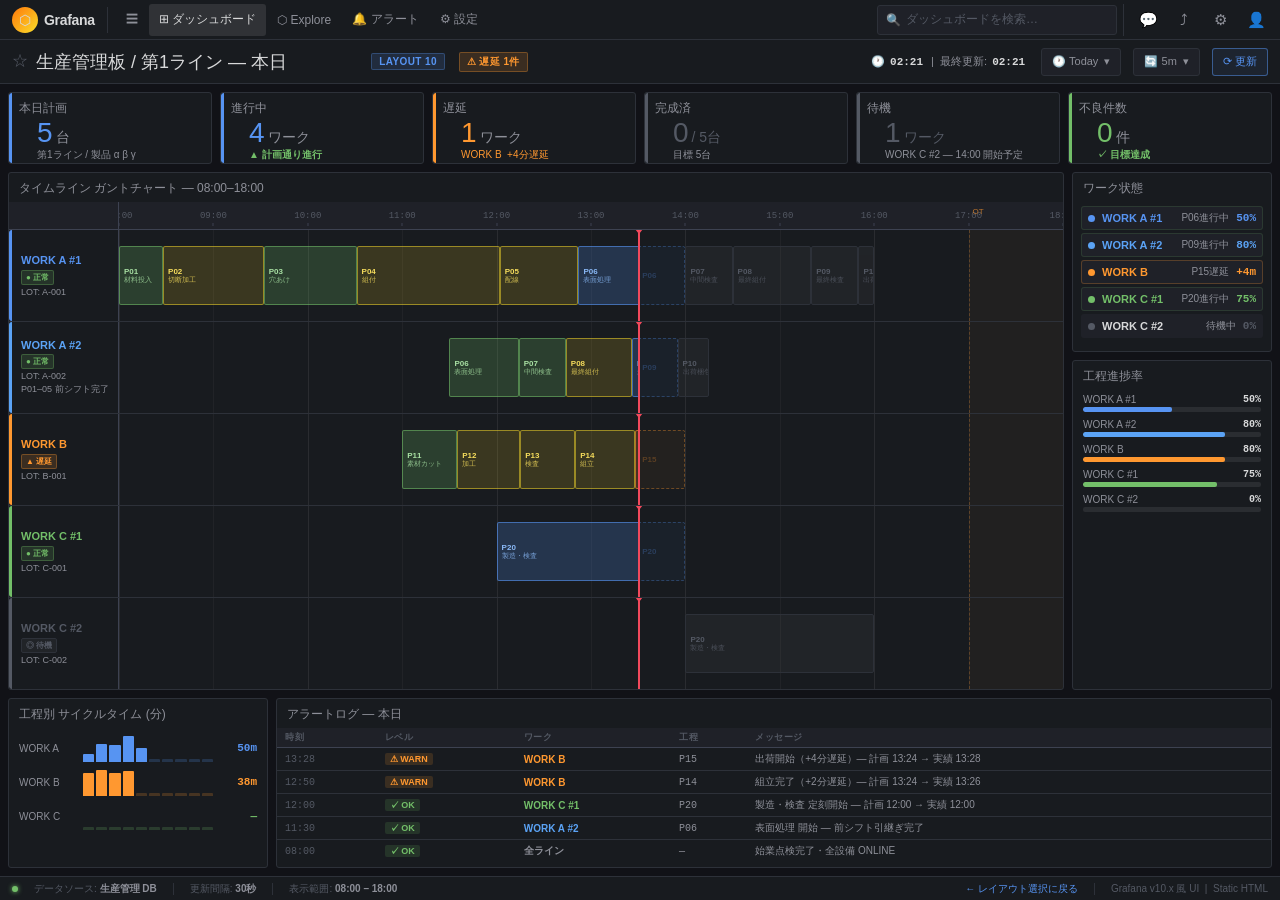
<file: layout-10.html>
<!DOCTYPE html>
<html lang="ja">
<head>
  <meta charset="UTF-8">
  <meta name="viewport" content="width=device-width, initial-scale=1.0">
  <title>生産管理板 — レイアウト10</title>
  <style>
    *, *::before, *::after { box-sizing: border-box; margin: 0; padding: 0; }

    :root {
      --gf-bg:       #111217;
      --gf-panel:    #181b1f;
      --gf-panel2:   #1f2128;
      --gf-border:   #2d3139;
      --gf-border2:  #3d4251;
      --gf-text:     #d8d9da;
      --gf-dim:      #8e9099;
      --gf-muted:    #545964;
      --gf-blue:     #5794f2;
      --gf-cyan:     #37872d;
      --gf-green:    #73bf69;
      --gf-yellow:   #fade2a;
      --gf-orange:   #ff9830;
      --gf-red:      #f2495c;
      --gf-purple:   #b877d9;
      --gf-teal:     #4ed8d8;
      --gf-orange2:  #ff780a;
    }

    html, body {
      height: 100%;
      font-family: 'Inter', 'Segoe UI', 'Meiryo', 'Noto Sans JP', sans-serif;
      font-size: 12px;
      background: var(--gf-bg);
      color: var(--gf-text);
      overflow: hidden;
    }

    /* ══════════════════════════════════
       TOP NAV BAR
    ══════════════════════════════════ */
    .gf-topbar {
      height: 40px; flex: 0 0 40px;
      background: var(--gf-panel);
      border-bottom: 1px solid var(--gf-border);
      display: flex; align-items: center;
      padding: 0 8px; gap: 0;
    }
    .gf-logo {
      display: flex; align-items: center;
      gap: 6px; padding: 0 12px 0 4px;
      border-right: 1px solid var(--gf-border);
      margin-right: 8px;
    }
    .gf-logo-icon {
      width: 26px; height: 26px;
      background: linear-gradient(135deg, var(--gf-orange2), var(--gf-yellow));
      border-radius: 50%; display: flex; align-items: center;
      justify-content: center; font-size: 14px; flex: 0 0 26px;
    }
    .gf-logo-text { font-size: 14px; font-weight: 700; color: var(--gf-text); letter-spacing: -.3px; }

    .gf-nav { display: flex; align-items: center; gap: 1px; flex: 1; }
    .gf-navbtn {
      height: 32px; padding: 0 10px;
      background: transparent; border: none;
      color: var(--gf-dim); font-size: 12px;
      font-family: inherit; cursor: pointer;
      display: flex; align-items: center; gap: 5px;
      border-radius: 3px; white-space: nowrap;
    }
    .gf-navbtn:hover { background: rgba(255,255,255,.07); color: var(--gf-text); }
    .gf-navbtn.active { background: rgba(255,255,255,.1); color: var(--gf-text); }

    .gf-searchbar {
      flex: 0 0 240px; height: 30px;
      background: var(--gf-panel2); border: 1px solid var(--gf-border);
      border-radius: 3px; display: flex; align-items: center;
      padding: 0 8px; gap: 5px; color: var(--gf-muted);
      font-size: 12px; cursor: text; margin: 0 6px;
    }

    .gf-topright {
      display: flex; align-items: center; gap: 4px;
      padding-left: 8px; border-left: 1px solid var(--gf-border);
    }
    .gf-tbtn {
      width: 32px; height: 32px; border-radius: 3px;
      background: transparent; border: none;
      color: var(--gf-dim); font-size: 15px; cursor: pointer;
      display: flex; align-items: center; justify-content: center;
    }
    .gf-tbtn:hover { background: rgba(255,255,255,.07); color: var(--gf-text); }

    /* ══════════════════════════════════
       DASHBOARD HEADER
    ══════════════════════════════════ */
    .gf-dbhdr {
      height: 44px; flex: 0 0 44px;
      background: var(--gf-panel);
      border-bottom: 1px solid var(--gf-border);
      display: flex; align-items: center;
      padding: 0 12px; gap: 8px;
    }
    .gf-dbhdr-star { color: var(--gf-muted); font-size: 16px; cursor: pointer; }
    .gf-dbhdr-star:hover { color: var(--gf-yellow); }
    .gf-dbtitle {
      font-size: 18px; font-weight: 500; color: var(--gf-text);
      flex: 1;
    }
    .gf-dbtag {
      font-size: 10px; font-weight: 700;
      padding: 2px 7px; border-radius: 2px;
      background: rgba(87,148,242,.15); color: var(--gf-blue);
      border: 1px solid rgba(87,148,242,.3);
      letter-spacing: .04em; white-space: nowrap;
    }
    .gf-dbtag.warn { background: rgba(255,152,48,.15); color: var(--gf-orange); border-color: rgba(255,152,48,.3); }
    .gf-dbtime {
      font-size: 11px; color: var(--gf-dim);
      display: flex; align-items: center; gap: 5px;
    }
    .gf-dbtime strong { color: var(--gf-text); font-family: 'Courier New', monospace; }
    .gf-dbctrl {
      height: 28px; padding: 0 10px;
      background: var(--gf-panel2); border: 1px solid var(--gf-border);
      border-radius: 3px; color: var(--gf-dim); font-size: 11px;
      font-family: inherit; cursor: pointer;
      display: flex; align-items: center; gap: 5px;
    }
    .gf-dbctrl:hover { border-color: var(--gf-border2); color: var(--gf-text); }
    .gf-dbctrl.blue { border-color: rgba(87,148,242,.5); color: var(--gf-blue); background: rgba(87,148,242,.08); }

    /* ══════════════════════════════════
       MAIN LAYOUT
    ══════════════════════════════════ */
    .gf-main {
      display: flex; flex-direction: column;
      height: calc(100vh - 40px - 44px);
      overflow-y: auto; padding: 8px;
      gap: 8px; background: var(--gf-bg);
    }

    /* ══════════════════════════════════
       PANEL BASE
    ══════════════════════════════════ */
    .gfp {
      background: var(--gf-panel);
      border: 1px solid var(--gf-border);
      border-radius: 3px;
      display: flex; flex-direction: column;
      position: relative; overflow: hidden;
    }
    .gfp-hdr {
      display: flex; align-items: center;
      padding: 6px 10px 4px; gap: 5px;
      flex: 0 0 auto; min-height: 28px;
    }
    .gfp-title {
      flex: 1; font-size: 12px; font-weight: 500;
      color: var(--gf-dim); white-space: nowrap;
      overflow: hidden; text-overflow: ellipsis;
    }
    .gfp:hover .gfp-title { color: var(--gf-text); }
    .gfp-menu {
      font-size: 16px; color: var(--gf-muted);
      cursor: pointer; opacity: 0; transition: opacity .15s;
      padding: 0 2px;
    }
    .gfp:hover .gfp-menu { opacity: 1; }
    .gfp-body {
      flex: 1 1 0; overflow: hidden;
      padding: 4px 10px 8px;
    }
    .gfp-body.np { padding: 0; }

    /* Row layouts */
    .gf-row { display: flex; gap: 8px; }
    .gf-row.r1 { flex: 0 0 72px; min-height: 72px; }
    .gf-row.r2 { flex: 1 1 0; min-height: 0; }
    .gf-row.r3 { flex: 0 0 170px; min-height: 170px; }

    /* ══════════════════════════════════
       ROW 1 — STAT PANELS
    ══════════════════════════════════ */
    .gfp-stat { flex: 1; }
    .gf-stat {
      display: flex; align-items: center;
      padding: 8px 14px; gap: 12px; height: 100%;
    }
    .gf-stat-icon {
      font-size: 26px; flex: 0 0 auto;
      line-height: 1; opacity: .85;
    }
    .gf-stat-data { display: flex; flex-direction: column; gap: 1px; }
    .gf-stat-val {
      font-size: 28px; font-weight: 300; line-height: 1;
    }
    .gf-stat-label { font-size: 10px; color: var(--gf-dim); }
    .gf-stat-sub {
      font-size: 10px; margin-top: 2px;
      display: flex; align-items: center; gap: 3px;
    }

    /* color accents */
    .gf-c-blue   { color: var(--gf-blue); }
    .gf-c-green  { color: var(--gf-green); }
    .gf-c-orange { color: var(--gf-orange); }
    .gf-c-red    { color: var(--gf-red); }
    .gf-c-yellow { color: var(--gf-yellow); }
    .gf-c-muted  { color: var(--gf-muted); }
    .gf-c-dim    { color: var(--gf-dim); }

    /* left accent bar */
    .gfp-lbar {
      position: absolute; left: 0; top: 0; bottom: 0;
      width: 3px; border-radius: 3px 0 0 3px;
    }

    /* ══════════════════════════════════
       TIMELINE GANTT PANEL
    ══════════════════════════════════ */
    .gfp-gantt { flex: 1 1 0; min-width: 0; }
    .gfp-gantt .gfp-body { padding: 0; display: flex; flex-direction: column; }

    /* Time axis */
    .gf-taxis {
      flex: 0 0 28px; display: flex;
      border-bottom: 1px solid var(--gf-border2);
      background: var(--gf-panel2);
    }
    .gf-taxis-spacer {
      flex: 0 0 110px; border-right: 1px solid var(--gf-border2);
    }
    .gf-taxis-track { flex: 1; position: relative; overflow: hidden; }
    .gf-tick {
      position: absolute; top: 0; bottom: 0;
      display: flex; flex-direction: column;
      align-items: center; justify-content: flex-end;
      padding-bottom: 3px;
      transform: translateX(-50%);
    }
    .gf-tick-time {
      font-family: 'Courier New', monospace;
      font-size: 9px; color: var(--gf-muted); white-space: nowrap;
    }
    .gf-tick-line { width: 1px; height: 3px; background: var(--gf-border2); margin-top: 2px; }

    /* Work rows */
    .gf-rows { flex: 1 1 0; overflow-y: auto; display: flex; flex-direction: column; }
    .gf-gantt-row {
      flex: 1 1 0; min-height: 60px;
      display: flex; border-bottom: 1px solid var(--gf-border);
    }
    .gf-gantt-row:last-child { border-bottom: none; }
    .gf-gantt-row:hover { background: rgba(255,255,255,.02); }

    /* Label */
    .gf-rlabel {
      flex: 0 0 110px;
      padding: 5px 8px 5px 12px;
      display: flex; flex-direction: column;
      justify-content: center; gap: 2px;
      border-right: 1px solid var(--gf-border2);
      background: var(--gf-panel);
      position: sticky; left: 0; z-index: 4;
    }
    .gf-gantt-row:hover .gf-rlabel { background: #1d2027; }
    .gf-rl-accent {
      position: absolute; left: 0; top: 0; bottom: 0;
      width: 3px; border-radius: 3px 0 0 3px;
    }
    .gf-rl-name { font-size: 11px; font-weight: 700; line-height: 1.2; }
    .gf-rl-sub  { font-size: 9px; color: var(--gf-dim); }
    .gf-rl-badge {
      display: inline-flex; align-items: center;
      gap: 2px; font-size: 8px; font-weight: 700;
      padding: 1px 4px; border-radius: 2px; width: fit-content;
    }
    .gb-ok   { background: rgba(115,191,105,.15); color: #73bf69; border: 1px solid rgba(115,191,105,.3); }
    .gb-warn { background: rgba(255,152,48,.15);  color: var(--gf-orange); border: 1px solid rgba(255,152,48,.3); }
    .gb-idle { background: rgba(142,144,153,.1);  color: var(--gf-muted); border: 1px solid var(--gf-border); }

    /* Track */
    .gf-rtrack { flex: 1; position: relative; overflow: hidden; }

    /* Grid */
    .gf-grid {
      position: absolute; top: 0; bottom: 0;
      width: 1px; background: rgba(255,255,255,.04);
      pointer-events: none; z-index: 0;
    }
    .gf-grid.major { background: rgba(255,255,255,.08); }
    .gf-ot-zone {
      position: absolute; top: 0; bottom: 0;
      background: rgba(255,152,48,.04);
      border-left: 1px dashed rgba(255,152,48,.25);
      pointer-events: none; z-index: 0;
    }
    .gf-now {
      position: absolute; top: 0; bottom: 0;
      width: 1.5px; background: var(--gf-red);
      pointer-events: none; z-index: 6;
    }
    .gf-now::before {
      content: '';
      position: absolute; top: -1px;
      left: 50%; transform: translateX(-50%);
      border: 4px solid transparent;
      border-top: 5px solid var(--gf-red);
    }

    /* Process bars */
    .gf-bar {
      position: absolute;
      top: 18%; height: 64%;
      border-radius: 2px;
      display: flex; align-items: center;
      overflow: hidden; z-index: 3;
      cursor: pointer; box-sizing: border-box;
    }
    .gf-bar:hover { filter: brightness(1.15); z-index: 10; }
    .gf-blabel {
      padding: 0 4px; white-space: nowrap;
      display: flex; flex-direction: column; gap: 0;
    }
    .gf-bid   { font-size: 8px; font-weight: 700; line-height: 1.2; }
    .gf-bname { font-size: 7px; line-height: 1.2; opacity: .8; }

    /* Bar variants (Grafana dark palette) */
    .gb-done      { background: rgba(115,191,105,.22); border: 1px solid rgba(115,191,105,.55); color: #a8e0a3; }
    .gb-done-late { background: rgba(250,222,42,.15);  border: 1px solid rgba(250,222,42,.5); color: #f5dc5c; }
    .gb-act-done  { background: rgba(87,148,242,.22);  border: 1px solid rgba(87,148,242,.6); color: #8ab9f6; border-right: none; border-radius: 2px 0 0 2px; }
    .gb-act-rem   { background: rgba(87,148,242,.05);  border: 1.5px dashed rgba(87,148,242,.3); color: rgba(87,148,242,.5); border-left: none; border-radius: 0 2px 2px 0; }
    .gb-del-done  { background: rgba(255,152,48,.2);   border: 1px solid rgba(255,152,48,.6); color: #ffb266; border-right: none; border-radius: 2px 0 0 2px; }
    .gb-del-rem   { background: rgba(255,152,48,.05);  border: 1.5px dashed rgba(255,152,48,.35); color: rgba(255,152,48,.5); border-left: none; border-radius: 0 2px 2px 0; }
    .gb-idle      { background: rgba(255,255,255,.04); border: 1px solid var(--gf-border); color: var(--gf-muted); }

    /* Tooltip */
    .gf-bar .gf-tt {
      display: none;
      position: absolute; bottom: calc(100% + 8px); left: 0;
      background: #21242b; border: 1px solid var(--gf-border2);
      border-radius: 4px; padding: 8px 12px;
      font-size: 10px; white-space: nowrap;
      z-index: 100;
      box-shadow: 0 4px 20px rgba(0,0,0,.5);
      pointer-events: none;
    }
    .gf-bar:hover .gf-tt { display: block; }
    .gf-tt-title { font-weight: 700; color: var(--gf-text); margin-bottom: 6px; font-size: 11px; }
    .gf-tt-row   { display: flex; gap: 8px; line-height: 1.6; font-size: 10px; }
    .gf-tt-key   { color: var(--gf-dim); min-width: 55px; }
    .gf-tt-val   { color: var(--gf-text); font-weight: 600; font-family: 'Courier New', monospace; }

    /* ══════════════════════════════════
       RIGHT COLUMN
    ══════════════════════════════════ */
    .gf-rcol {
      width: 200px; flex: 0 0 200px;
      display: flex; flex-direction: column; gap: 8px;
      overflow: hidden;
    }

    /* Status list */
    .gf-slist { display: flex; flex-direction: column; gap: 3px; }
    .gf-srow {
      display: flex; align-items: center; gap: 7px;
      padding: 4px 6px; border-radius: 3px;
      background: var(--gf-panel2); border: 1px solid transparent;
    }
    .gf-srow.warn { border-color: rgba(255,152,48,.25); }
    .gf-srow.ok   { border-color: rgba(115,191,105,.15); }
    .gf-sdot { width: 7px; height: 7px; border-radius: 50%; flex: 0 0 7px; }
    .gf-sname { flex: 1; font-size: 11px; color: var(--gf-text); font-weight: 600; }
    .gf-sstatus { font-size: 10px; color: var(--gf-dim); }
    .gf-spct {
      font-family: 'Courier New', monospace;
      font-size: 11px; font-weight: 700;
    }

    /* Bar gauge */
    .gf-bgauge { display: flex; flex-direction: column; gap: 7px; }
    .gf-bg-row { display: flex; flex-direction: column; gap: 2px; }
    .gf-bg-hdr { display: flex; justify-content: space-between; font-size: 10px; }
    .gf-bg-name { color: var(--gf-dim); }
    .gf-bg-pct  { color: var(--gf-text); font-family: 'Courier New', monospace; font-weight: 700; }
    .gf-bg-track {
      height: 5px; background: rgba(255,255,255,.08);
      border-radius: 2px; overflow: hidden;
    }
    .gf-bg-fill { height: 100%; border-radius: 2px; transition: width .4s; }

    /* ══════════════════════════════════
       ROW 3 BOTTOM
    ══════════════════════════════════ */
    /* Log table */
    .gf-logtable { width: 100%; border-collapse: collapse; font-size: 10px; }
    .gf-logtable th {
      text-align: left; padding: 3px 8px;
      background: var(--gf-panel2);
      font-size: 9px; font-weight: 700;
      color: var(--gf-muted); text-transform: uppercase;
      letter-spacing: .06em;
      border-bottom: 1px solid var(--gf-border2);
      white-space: nowrap;
    }
    .gf-logtable td {
      padding: 4px 8px; border-bottom: 1px solid var(--gf-border);
      vertical-align: middle;
    }
    .gf-logtable tr:last-child td { border-bottom: none; }
    .gf-logtable tr:hover td { background: rgba(255,255,255,.03); }
    .gf-lt-time { font-family: 'Courier New', monospace; color: var(--gf-muted); white-space: nowrap; }
    .gf-lt-badge {
      display: inline-flex; align-items: center; gap: 2px;
      font-size: 9px; font-weight: 700;
      padding: 1px 5px; border-radius: 2px;
    }
    .gflb-ok   { background: rgba(115,191,105,.15); color: var(--gf-green); }
    .gflb-warn { background: rgba(255,152,48,.15);  color: var(--gf-orange); }
    .gflb-err  { background: rgba(242,73,92,.15);   color: var(--gf-red); }
    .gf-lt-work { font-weight: 700; color: var(--gf-text); white-space: nowrap; }
    .gf-lt-msg  { color: var(--gf-dim); }

    /* Sparkline placeholder */
    .gf-spark { flex: 1; }
    .gf-spark-inner {
      display: flex; flex-direction: column; gap: 6px;
      padding: 2px 0 6px;
    }
    .gf-spk-row { display: flex; align-items: center; gap: 8px; }
    .gf-spk-label { width: 56px; font-size: 10px; color: var(--gf-dim); flex: 0 0 56px; }
    .gf-spk-bars { flex: 1; display: flex; align-items: flex-end; gap: 2px; height: 28px; }
    .gf-spk-bar { flex: 1; border-radius: 1px 1px 0 0; }
    .gf-spk-val { font-size: 11px; font-weight: 700; font-family: 'Courier New', monospace; width: 36px; text-align: right; }

    /* ══════════════════════════════════
       BOTTOM STATUS BAR
    ══════════════════════════════════ */
    .gf-footer {
      flex: 0 0 24px;
      background: var(--gf-panel);
      border-top: 1px solid var(--gf-border);
      display: flex; align-items: center;
      padding: 0 12px; gap: 16px;
      font-size: 10px; color: var(--gf-muted);
    }
    .gf-footer strong { color: var(--gf-dim); }
    .gf-footer-sep { width: 1px; height: 12px; background: var(--gf-border); }
    .gf-footer a { color: var(--gf-blue); text-decoration: none; }
    .gf-footer a:hover { text-decoration: underline; }
    .gf-state-dot {
      width: 6px; height: 6px; border-radius: 50%;
      background: var(--gf-green); display: inline-block;
      box-shadow: 0 0 5px var(--gf-green); flex: 0 0 6px;
    }

    ::-webkit-scrollbar { width: 5px; height: 5px; }
    ::-webkit-scrollbar-track { background: transparent; }
    ::-webkit-scrollbar-thumb { background: var(--gf-border2); border-radius: 3px; }
    ::-webkit-scrollbar-thumb:hover { background: var(--gf-muted); }
  </style>
</head>
<body style="display:flex;flex-direction:column;height:100vh;overflow:hidden;">

<!-- ═══════════ TOP BAR ═══════════ -->
<div class="gf-topbar">
  <div class="gf-logo">
    <div class="gf-logo-icon">⬡</div>
    <span class="gf-logo-text">Grafana</span>
  </div>
  <div class="gf-nav">
    <button class="gf-navbtn">☰</button>
    <button class="gf-navbtn active">⊞ ダッシュボード</button>
    <button class="gf-navbtn">⬡ Explore</button>
    <button class="gf-navbtn">🔔 アラート</button>
    <button class="gf-navbtn">⚙ 設定</button>
  </div>
  <div class="gf-searchbar">🔍 <span>ダッシュボードを検索…</span></div>
  <div class="gf-topright">
    <button class="gf-tbtn" title="コメント">💬</button>
    <button class="gf-tbtn" title="共有">⤴</button>
    <button class="gf-tbtn" title="設定">⚙</button>
    <button class="gf-tbtn" title="ユーザー">👤</button>
  </div>
</div>

<!-- ═══════════ DASHBOARD HEADER ═══════════ -->
<div class="gf-dbhdr">
  <div class="gf-dbhdr-star">☆</div>
  <div class="gf-dbtitle">生産管理板 / 第1ライン — 本日</div>
  <span class="gf-dbtag">LAYOUT 10</span>
  <span class="gf-dbtag warn" style="margin-left:6px">⚠ 遅延 1件</span>
  <div style="flex:1"></div>
  <div class="gf-dbtime">
    🕐 <strong id="gf-clock">--:--</strong>
    &nbsp;|&nbsp; 最終更新: <strong id="gf-refresh">--:--</strong>
  </div>
  <button class="gf-dbctrl" style="margin-left:8px">🕐 Today &nbsp;▾</button>
  <button class="gf-dbctrl" style="margin-left:4px">🔄 5m &nbsp;▾</button>
  <button class="gf-dbctrl blue" style="margin-left:4px">⟳ 更新</button>
</div>

<!-- ═══════════ MAIN CANVAS ═══════════ -->
<div class="gf-main">

  <!-- ════ ROW 1 — STAT PANELS ════ -->
  <div class="gf-row r1">

    <div class="gfp gfp-stat">
      <div class="gfp-lbar" style="background:var(--gf-blue)"></div>
      <div class="gfp-hdr"><div class="gfp-title">本日計画</div><div class="gfp-menu">⋯</div></div>
      <div class="gfp-body" style="padding:2px 14px 6px">
        <div class="gf-stat">
          <div class="gf-stat-data">
            <div class="gf-stat-val gf-c-blue">5<span style="font-size:14px;color:var(--gf-dim);margin-left:3px">台</span></div>
            <div class="gf-stat-label">第1ライン / 製品 α β γ</div>
          </div>
        </div>
      </div>
    </div>

    <div class="gfp gfp-stat">
      <div class="gfp-lbar" style="background:var(--gf-blue)"></div>
      <div class="gfp-hdr"><div class="gfp-title">進行中</div><div class="gfp-menu">⋯</div></div>
      <div class="gfp-body" style="padding:2px 14px 6px">
        <div class="gf-stat">
          <div class="gf-stat-data">
            <div class="gf-stat-val gf-c-blue">4<span style="font-size:14px;color:var(--gf-dim);margin-left:3px">ワーク</span></div>
            <div class="gf-stat-label gf-c-green" style="font-weight:600">▲ 計画通り進行</div>
          </div>
        </div>
      </div>
    </div>

    <div class="gfp gfp-stat">
      <div class="gfp-lbar" style="background:var(--gf-orange)"></div>
      <div class="gfp-hdr"><div class="gfp-title">遅延</div><div class="gfp-menu">⋯</div></div>
      <div class="gfp-body" style="padding:2px 14px 6px">
        <div class="gf-stat">
          <div class="gf-stat-data">
            <div class="gf-stat-val gf-c-orange">1<span style="font-size:14px;color:var(--gf-dim);margin-left:3px">ワーク</span></div>
            <div class="gf-stat-label" style="color:var(--gf-orange)">WORK B &nbsp;+4分遅延</div>
          </div>
        </div>
      </div>
    </div>

    <div class="gfp gfp-stat">
      <div class="gfp-lbar" style="background:var(--gf-muted)"></div>
      <div class="gfp-hdr"><div class="gfp-title">完成済</div><div class="gfp-menu">⋯</div></div>
      <div class="gfp-body" style="padding:2px 14px 6px">
        <div class="gf-stat">
          <div class="gf-stat-data">
            <div class="gf-stat-val gf-c-muted">0<span style="font-size:14px;color:var(--gf-muted);margin-left:3px">/ 5台</span></div>
            <div class="gf-stat-label">目標 5台</div>
          </div>
        </div>
      </div>
    </div>

    <div class="gfp gfp-stat">
      <div class="gfp-lbar" style="background:var(--gf-muted)"></div>
      <div class="gfp-hdr"><div class="gfp-title">待機</div><div class="gfp-menu">⋯</div></div>
      <div class="gfp-body" style="padding:2px 14px 6px">
        <div class="gf-stat">
          <div class="gf-stat-data">
            <div class="gf-stat-val gf-c-muted">1<span style="font-size:14px;color:var(--gf-muted);margin-left:3px">ワーク</span></div>
            <div class="gf-stat-label">WORK C #2 — 14:00 開始予定</div>
          </div>
        </div>
      </div>
    </div>

    <div class="gfp gfp-stat">
      <div class="gfp-lbar" style="background:var(--gf-green)"></div>
      <div class="gfp-hdr"><div class="gfp-title">不良件数</div><div class="gfp-menu">⋯</div></div>
      <div class="gfp-body" style="padding:2px 14px 6px">
        <div class="gf-stat">
          <div class="gf-stat-data">
            <div class="gf-stat-val gf-c-green">0<span style="font-size:14px;color:var(--gf-dim);margin-left:3px">件</span></div>
            <div class="gf-stat-label gf-c-green" style="font-weight:600">✓ 目標達成</div>
          </div>
        </div>
      </div>
    </div>

  </div><!-- /row1 -->

  <!-- ════ ROW 2 — MAIN ════ -->
  <div class="gf-row r2">

    <!-- Gantt panel -->
    <div class="gfp gfp-gantt">
      <div class="gfp-hdr">
        <div class="gfp-title">タイムライン ガントチャート — 08:00–18:00</div>
        <div class="gfp-menu">⋯</div>
      </div>
      <div class="gfp-body np">

        <!-- Axis -->
        <div class="gf-taxis">
          <div class="gf-taxis-spacer"></div>
          <div class="gf-taxis-track" id="gf-axis"></div>
        </div>

        <!-- Rows -->
        <div class="gf-rows" id="gf-rows"></div>

      </div>
    </div>

    <!-- Right col -->
    <div class="gf-rcol">

      <!-- Status list -->
      <div class="gfp" style="flex:0 0 180px">
        <div class="gfp-hdr"><div class="gfp-title">ワーク状態</div><div class="gfp-menu">⋯</div></div>
        <div class="gfp-body" style="padding:4px 8px 8px">
          <div class="gf-slist">
            <div class="gf-srow ok">
              <div class="gf-sdot" style="background:var(--gf-blue)"></div>
              <span class="gf-sname" style="color:var(--gf-blue)">WORK A #1</span>
              <span class="gf-sstatus">P06進行中</span>
              <span class="gf-spct gf-c-blue">50%</span>
            </div>
            <div class="gf-srow ok">
              <div class="gf-sdot" style="background:#5ba3f5"></div>
              <span class="gf-sname" style="color:#5ba3f5">WORK A #2</span>
              <span class="gf-sstatus">P09進行中</span>
              <span class="gf-spct" style="color:#5ba3f5">80%</span>
            </div>
            <div class="gf-srow warn">
              <div class="gf-sdot" style="background:var(--gf-orange)"></div>
              <span class="gf-sname" style="color:var(--gf-orange)">WORK B</span>
              <span class="gf-sstatus">P15遅延</span>
              <span class="gf-spct gf-c-orange">+4m</span>
            </div>
            <div class="gf-srow ok">
              <div class="gf-sdot" style="background:var(--gf-green)"></div>
              <span class="gf-sname" style="color:var(--gf-green)">WORK C #1</span>
              <span class="gf-sstatus">P20進行中</span>
              <span class="gf-spct gf-c-green">75%</span>
            </div>
            <div class="gf-srow">
              <div class="gf-sdot" style="background:var(--gf-muted)"></div>
              <span class="gf-sname gf-c-muted">WORK C #2</span>
              <span class="gf-sstatus">待機中</span>
              <span class="gf-spct gf-c-muted">0%</span>
            </div>
          </div>
        </div>
      </div>

      <!-- Bar gauge: 工程進捗 -->
      <div class="gfp" style="flex:1 1 0">
        <div class="gfp-hdr"><div class="gfp-title">工程進捗率</div><div class="gfp-menu">⋯</div></div>
        <div class="gfp-body" style="padding:4px 10px 8px">
          <div class="gf-bgauge" id="gf-bgauge"></div>
        </div>
      </div>

    </div>

  </div><!-- /row2 -->

  <!-- ════ ROW 3 — BOTTOM ════ -->
  <div class="gf-row r3">

    <!-- Sparkline bars -->
    <div class="gfp gf-spark" style="flex:0 0 260px">
      <div class="gfp-hdr"><div class="gfp-title">工程別 サイクルタイム (分)</div><div class="gfp-menu">⋯</div></div>
      <div class="gfp-body" style="padding:4px 10px 6px">
        <div class="gf-spark-inner" id="gf-spark"></div>
      </div>
    </div>

    <!-- Alert log table -->
    <div class="gfp" style="flex:1">
      <div class="gfp-hdr"><div class="gfp-title">アラートログ — 本日</div><div class="gfp-menu">⋯</div></div>
      <div class="gfp-body np" style="overflow-x:auto">
        <table class="gf-logtable">
          <thead>
            <tr>
              <th>時刻</th>
              <th>レベル</th>
              <th>ワーク</th>
              <th>工程</th>
              <th>メッセージ</th>
            </tr>
          </thead>
          <tbody>
            <tr>
              <td class="gf-lt-time">13:28</td>
              <td><span class="gf-lt-badge gflb-warn">⚠ WARN</span></td>
              <td class="gf-lt-work" style="color:var(--gf-orange)">WORK B</td>
              <td style="font-family:'Courier New',monospace;color:var(--gf-dim)">P15</td>
              <td class="gf-lt-msg">出荷開始（+4分遅延）— 計画 13:24 → 実績 13:28</td>
            </tr>
            <tr>
              <td class="gf-lt-time">12:50</td>
              <td><span class="gf-lt-badge gflb-warn">⚠ WARN</span></td>
              <td class="gf-lt-work" style="color:var(--gf-orange)">WORK B</td>
              <td style="font-family:'Courier New',monospace;color:var(--gf-dim)">P14</td>
              <td class="gf-lt-msg">組立完了（+2分遅延）— 計画 13:24 → 実績 13:26</td>
            </tr>
            <tr>
              <td class="gf-lt-time">12:00</td>
              <td><span class="gf-lt-badge gflb-ok">✓ OK</span></td>
              <td class="gf-lt-work" style="color:var(--gf-green)">WORK C #1</td>
              <td style="font-family:'Courier New',monospace;color:var(--gf-dim)">P20</td>
              <td class="gf-lt-msg">製造・検査 定刻開始 — 計画 12:00 → 実績 12:00</td>
            </tr>
            <tr>
              <td class="gf-lt-time">11:30</td>
              <td><span class="gf-lt-badge gflb-ok">✓ OK</span></td>
              <td class="gf-lt-work" style="color:#5ba3f5">WORK A #2</td>
              <td style="font-family:'Courier New',monospace;color:var(--gf-dim)">P06</td>
              <td class="gf-lt-msg">表面処理 開始 — 前シフト引継ぎ完了</td>
            </tr>
            <tr>
              <td class="gf-lt-time">08:00</td>
              <td><span class="gf-lt-badge gflb-ok">✓ OK</span></td>
              <td class="gf-lt-work" style="color:var(--gf-dim)">全ライン</td>
              <td style="font-family:'Courier New',monospace;color:var(--gf-dim)">—</td>
              <td class="gf-lt-msg">始業点検完了・全設備 ONLINE</td>
            </tr>
          </tbody>
        </table>
      </div>
    </div>

  </div><!-- /row3 -->

</div><!-- /gf-main -->

<!-- ═══════════ FOOTER ═══════════ -->
<div class="gf-footer">
  <div class="gf-state-dot"></div>
  <span>データソース: <strong>生産管理 DB</strong></span>
  <div class="gf-footer-sep"></div>
  <span>更新間隔: <strong>30秒</strong></span>
  <div class="gf-footer-sep"></div>
  <span>表示範囲: <strong>08:00 – 18:00</strong></span>
  <div style="flex:1"></div>
  <a href="index.html">← レイアウト選択に戻る</a>
  <div class="gf-footer-sep"></div>
  <span>Grafana v10.x 風 UI &nbsp;|&nbsp; Static HTML</span>
</div>

<script>
// ── Clock ──
function fmt(n) { return String(n).padStart(2,'0'); }
function updateClock() {
  const n = new Date();
  const t = fmt(n.getHours()) + ':' + fmt(n.getMinutes());
  document.getElementById('gf-clock').textContent = t;
  document.getElementById('gf-refresh').textContent = t;
}
updateClock();
setInterval(updateClock, 30000);

// ── Timeline ──
const SHIFT_START = 8 * 60;
const SHIFT_TOTAL = 10 * 60;
const NOW_STR     = '13:30';

function toMin(t) { const [h,m] = t.split(':').map(Number); return h*60+m; }
function pct(t)   { return Math.max(0,Math.min(100,(toMin(t)-SHIFT_START)/SHIFT_TOTAL*100)); }
function wPct(s,e){ return Math.max(0,(toMin(e)-toMin(s))/SHIFT_TOTAL*100); }
const NOW_PCT = pct(NOW_STR);

// ── Work data ──
const WORKS = [
  {
    label:'WORK A #1', color:'var(--gf-blue)', accentColor:'var(--gf-blue)',
    status:'ok', badge:'● 正常', badgeCls:'gb-ok',
    lot:'A-001', note:null,
    procs:[
      {id:'P01',name:'材料投入',  state:'done',      as:'08:00',ae:'08:28',ps:'08:00',pe:'08:30'},
      {id:'P02',name:'切断加工',  state:'done-late', as:'08:28',ae:'09:32',ps:'08:30',pe:'09:30'},
      {id:'P03',name:'穴あけ',    state:'done',      as:'09:32',ae:'10:31',ps:'09:30',pe:'10:30'},
      {id:'P04',name:'組付',      state:'done-late', as:'10:31',ae:'12:02',ps:'10:30',pe:'12:00'},
      {id:'P05',name:'配線',      state:'done-late', as:'12:02',ae:'12:52',ps:'12:00',pe:'12:50'},
      {id:'P06',name:'表面処理',  state:'active',    as:'12:52',ae:null,   ps:'12:50',pe:'14:00'},
      {id:'P07',name:'中間検査',  state:'idle',      as:null,   ae:null,   ps:'14:00',pe:'14:30'},
      {id:'P08',name:'最終組付',  state:'idle',      as:null,   ae:null,   ps:'14:30',pe:'15:20'},
      {id:'P09',name:'最終検査',  state:'idle',      as:null,   ae:null,   ps:'15:20',pe:'15:50'},
      {id:'P10',name:'出荷梱包',  state:'idle',      as:null,   ae:null,   ps:'15:50',pe:'16:00'},
    ],
  },
  {
    label:'WORK A #2', color:'#5ba3f5', accentColor:'#5ba3f5',
    status:'ok', badge:'● 正常', badgeCls:'gb-ok',
    lot:'A-002', note:'P01–05 前シフト完了',
    procs:[
      {id:'P06',name:'表面処理',  state:'done',      as:'11:30',ae:'12:14',ps:'11:30',pe:'12:15'},
      {id:'P07',name:'中間検査',  state:'done',      as:'12:14',ae:'12:44',ps:'12:15',pe:'12:45'},
      {id:'P08',name:'最終組付',  state:'done-late', as:'12:44',ae:'13:26',ps:'12:45',pe:'13:25'},
      {id:'P09',name:'最終検査',  state:'active',    as:'13:26',ae:null,   ps:'13:25',pe:'13:55'},
      {id:'P10',name:'出荷梱包',  state:'idle',      as:null,   ae:null,   ps:'13:55',pe:'14:15'},
    ],
  },
  {
    label:'WORK B', color:'var(--gf-orange)', accentColor:'var(--gf-orange)',
    status:'warn', badge:'▲ 遅延', badgeCls:'gb-warn',
    lot:'B-001', note:null,
    procs:[
      {id:'P11',name:'素材カット',state:'done',      as:'11:00',ae:'11:35',ps:'11:00',pe:'11:36'},
      {id:'P12',name:'加工',      state:'done-late', as:'11:35',ae:'12:15',ps:'11:36',pe:'12:12'},
      {id:'P13',name:'検査',      state:'done-late', as:'12:15',ae:'12:50',ps:'12:12',pe:'12:48'},
      {id:'P14',name:'組立',      state:'done-late', as:'12:50',ae:'13:28',ps:'12:48',pe:'13:24'},
      {id:'P15',name:'出荷',      state:'delayed',   as:'13:28',ae:null,   ps:'13:24',pe:'14:00'},
    ],
  },
  {
    label:'WORK C #1', color:'var(--gf-green)', accentColor:'var(--gf-green)',
    status:'ok', badge:'● 正常', badgeCls:'gb-ok',
    lot:'C-001', note:null,
    procs:[
      {id:'P20',name:'製造・検査',state:'active', as:'12:00',ae:null,ps:'12:00',pe:'14:00'},
    ],
  },
  {
    label:'WORK C #2', color:'var(--gf-muted)', accentColor:'var(--gf-muted)',
    status:'idle', badge:'◎ 待機', badgeCls:'gb-idle',
    lot:'C-002', note:null,
    procs:[
      {id:'P20',name:'製造・検査',state:'idle', as:null,ae:null,ps:'14:00',pe:'16:00'},
    ],
  },
];

// ── Time axis ──
const axisEl = document.getElementById('gf-axis');
for (let h = 8; h <= 18; h++) {
  const t = fmt(h) + ':00';
  const tick = document.createElement('div');
  tick.className = 'gf-tick';
  tick.style.left = pct(t) + '%';
  tick.innerHTML = `<span class="gf-tick-time">${t}</span><span class="gf-tick-line"></span>`;
  axisEl.appendChild(tick);
}
// OT label
const otLbl = document.createElement('span');
otLbl.style.cssText = 'position:absolute;top:5px;font-size:8px;color:var(--gf-orange);white-space:nowrap;padding-left:4px;opacity:.7;';
otLbl.style.left = pct('17:00') + '%';
otLbl.textContent = 'OT';
axisEl.appendChild(otLbl);

// ── Gantt rows ──
const rowsEl = document.getElementById('gf-rows');

const STATE_LBL = {
  done:'完了（定刻）','done-late':'完了（遅延）',
  active:'進行中',delayed:'遅延中',idle:'未着手',
};

WORKS.forEach(work => {
  const row = document.createElement('div');
  row.className = 'gf-gantt-row';

  const lbl = document.createElement('div');
  lbl.className = 'gf-rlabel';
  lbl.innerHTML =
    `<div class="gf-rl-accent" style="background:${work.accentColor}"></div>` +
    `<div class="gf-rl-name" style="color:${work.color}">${work.label}</div>` +
    `<span class="gf-rl-badge ${work.badgeCls}">${work.badge}</span>` +
    `<div class="gf-rl-sub">LOT: ${work.lot}</div>` +
    (work.note ? `<div class="gf-rl-sub">${work.note}</div>` : '');

  const track = document.createElement('div');
  track.className = 'gf-rtrack';

  // Grid lines
  for (let h = 8; h <= 18; h++) {
    const g = document.createElement('div');
    g.className = 'gf-grid' + (h % 2 === 0 ? ' major' : '');
    g.style.left = pct(fmt(h)+':00') + '%';
    track.appendChild(g);
  }
  // OT zone
  const ot = document.createElement('div');
  ot.className = 'gf-ot-zone';
  ot.style.left  = pct('17:00') + '%';
  ot.style.width = wPct('17:00','18:00') + '%';
  track.appendChild(ot);

  // NOW line
  const nw = document.createElement('div');
  nw.className = 'gf-now';
  nw.style.left = NOW_PCT + '%';
  track.appendChild(nw);

  // Bars
  work.procs.forEach(p => {
    const sl = STATE_LBL[p.state] || p.state;
    const makeTT = (extra) =>
      `<div class="gf-tt">` +
        `<div class="gf-tt-title">${p.id} — ${p.name}</div>` +
        `<div class="gf-tt-row"><span class="gf-tt-key">状態</span><span class="gf-tt-val">${sl}</span></div>` +
        `<div class="gf-tt-row"><span class="gf-tt-key">計画</span><span class="gf-tt-val">${p.ps} – ${p.pe}</span></div>` +
        extra +
      `</div>`;

    if (p.state === 'done' || p.state === 'done-late') {
      const bar = document.createElement('div');
      bar.className = `gf-bar ${p.state === 'done' ? 'gb-done' : 'gb-done-late'}`;
      bar.style.left  = pct(p.as) + '%';
      bar.style.width = Math.max(wPct(p.as, p.ae), 0.4) + '%';
      bar.innerHTML =
        `<div class="gf-blabel"><span class="gf-bid">${p.id}</span><span class="gf-bname">${p.name}</span></div>` +
        makeTT(`<div class="gf-tt-row"><span class="gf-tt-key">実績</span><span class="gf-tt-val">${p.as} – ${p.ae}</span></div>`);
      track.appendChild(bar);

    } else if (p.state === 'active' || p.state === 'delayed') {
      const isDel = p.state === 'delayed';
      const startP = pct(p.as);
      const endP   = pct(p.pe);
      const doneP  = NOW_PCT - startP;
      const remP   = endP - NOW_PCT;
      const ttEx =
        `<div class="gf-tt-row"><span class="gf-tt-key">実績開始</span><span class="gf-tt-val">${p.as}</span></div>` +
        `<div class="gf-tt-row"><span class="gf-tt-key">現在</span><span class="gf-tt-val">${NOW_STR} (進行中)</span></div>`;

      if (doneP > 0) {
        const b = document.createElement('div');
        b.className = `gf-bar ${isDel ? 'gb-del-done' : 'gb-act-done'}`;
        b.style.left  = startP + '%';
        b.style.width = Math.max(doneP, 0.4) + '%';
        b.innerHTML =
          `<div class="gf-blabel"><span class="gf-bid">${p.id}</span><span class="gf-bname">${p.name}</span></div>` +
          makeTT(ttEx);
        track.appendChild(b);
      }
      if (remP > 0) {
        const b = document.createElement('div');
        b.className = `gf-bar ${isDel ? 'gb-del-rem' : 'gb-act-rem'}`;
        b.style.left  = NOW_PCT + '%';
        b.style.width = Math.max(remP, 0.4) + '%';
        b.innerHTML =
          `<div class="gf-blabel"><span class="gf-bid" style="opacity:.5">${p.id}</span></div>` +
          makeTT(ttEx);
        track.appendChild(b);
      }
    } else if (p.state === 'idle') {
      const bar = document.createElement('div');
      bar.className = 'gf-bar gb-idle';
      bar.style.left  = pct(p.ps) + '%';
      bar.style.width = Math.max(wPct(p.ps, p.pe), 0.4) + '%';
      bar.innerHTML =
        `<div class="gf-blabel"><span class="gf-bid">${p.id}</span><span class="gf-bname">${p.name}</span></div>` +
        makeTT('');
      track.appendChild(bar);
    }
  });

  row.appendChild(lbl);
  row.appendChild(track);
  rowsEl.appendChild(row);
});

// ── Bar gauge ──
const GAUGES = [
  {name:'WORK A #1', pct:50,  color:'var(--gf-blue)'},
  {name:'WORK A #2', pct:80,  color:'#5ba3f5'},
  {name:'WORK B',    pct:80,  color:'var(--gf-orange)'},
  {name:'WORK C #1', pct:75,  color:'var(--gf-green)'},
  {name:'WORK C #2', pct:0,   color:'var(--gf-muted)'},
];
const bgEl = document.getElementById('gf-bgauge');
GAUGES.forEach(g => {
  const div = document.createElement('div');
  div.className = 'gf-bg-row';
  div.innerHTML =
    `<div class="gf-bg-hdr">` +
      `<span class="gf-bg-name">${g.name}</span>` +
      `<span class="gf-bg-pct">${g.pct}%</span>` +
    `</div>` +
    `<div class="gf-bg-track">` +
      `<div class="gf-bg-fill" style="width:${g.pct}%;background:${g.color}"></div>` +
    `</div>`;
  bgEl.appendChild(div);
});

// ── Sparkline (bar chart) ──
const SPARK_DATA = [
  {
    label:'WORK A', color:'var(--gf-blue)',
    vals:[28,62,59,91,50,null,null,null,null,null],
    names:['P01','P02','P03','P04','P05','P06','P07','P08','P09','P10'],
  },
  {
    label:'WORK B', color:'var(--gf-orange)',
    vals:[35,40,35,38,null,null,null,null,null,null],
    names:['P11','P12','P13','P14','P15'],
  },
  {
    label:'WORK C', color:'var(--gf-green)',
    vals:[null,null,null,null,null,null,null,null,null,null],
    names:['P20'],
  },
];
const spEl = document.getElementById('gf-spark');
SPARK_DATA.forEach(s => {
  const validVals = s.vals.filter(v => v !== null);
  const maxV = Math.max(...validVals, 1);
  const row = document.createElement('div');
  row.className = 'gf-spk-row';

  let barsHtml = '';
  s.vals.slice(0, 10).forEach((v, i) => {
    const h = v !== null ? Math.max(3, Math.round(v / maxV * 26)) : 3;
    const opacity = v !== null ? 1 : 0.2;
    barsHtml += `<div class="gf-spk-bar" title="${s.names[i] || ''}:${v !== null ? v+'分' : '未実施'}"
      style="height:${h}px;background:${s.color};opacity:${opacity}"></div>`;
  });

  const lastVal = validVals[validVals.length - 1];
  const valStr = lastVal !== undefined ? lastVal + 'm' : '—';

  row.innerHTML =
    `<span class="gf-spk-label">${s.label}</span>` +
    `<div class="gf-spk-bars">${barsHtml}</div>` +
    `<span class="gf-spk-val" style="color:${s.color}">${valStr}</span>`;
  spEl.appendChild(row);
});
</script>
</body>
</html>
</file>
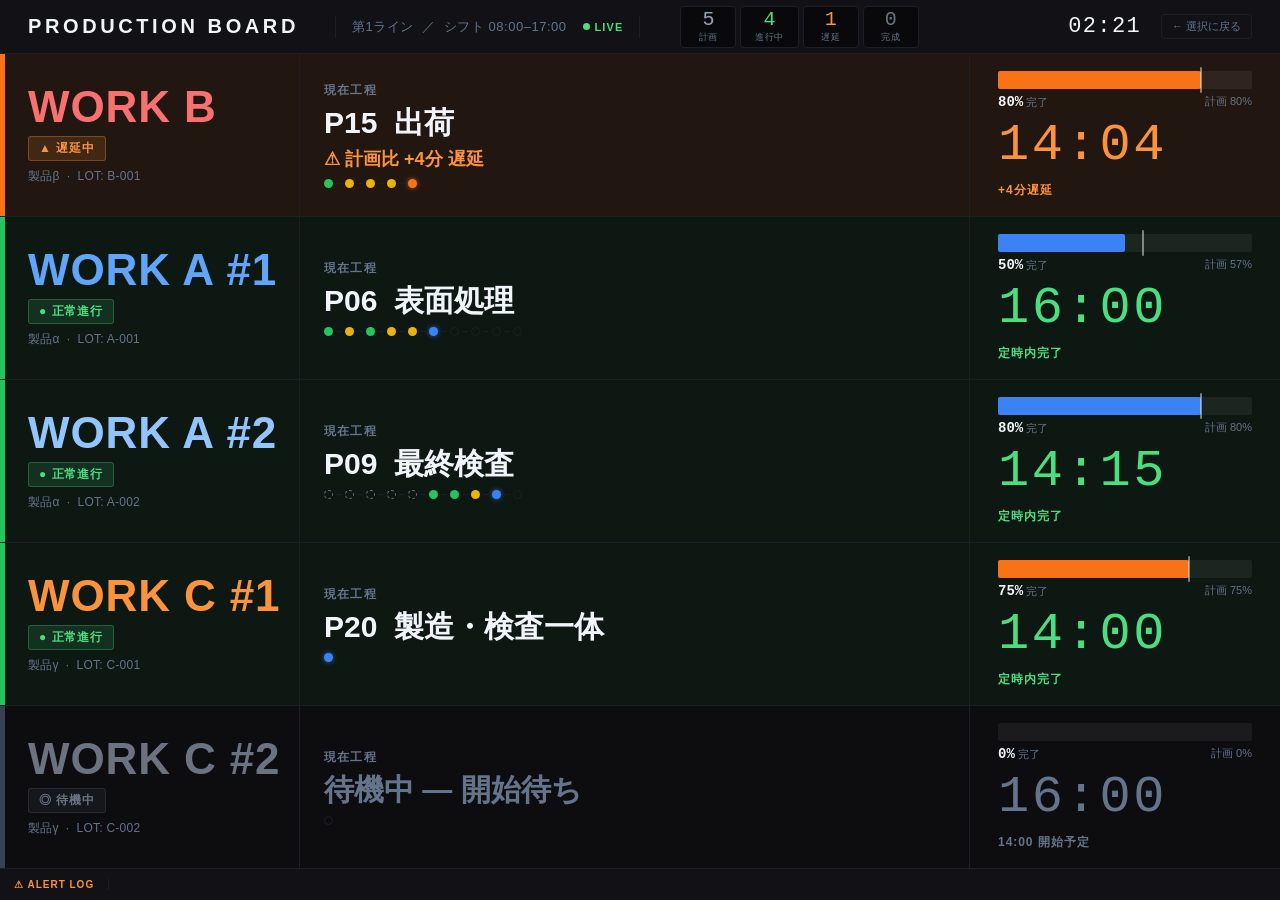
<file: layout-11.html>
<!DOCTYPE html>
<html lang="ja">
<head>
  <meta charset="UTF-8">
  <meta name="viewport" content="width=device-width, initial-scale=1.0">
  <title>生産管理板 — レイアウト11</title>
  <style>
    *, *::before, *::after { box-sizing: border-box; margin: 0; padding: 0; }

    :root {
      --bg:      #09090b;
      --surface: #111116;
      --border:  #1e1e26;
      --text:    #f1f5f9;
      --dim:     #64748b;
      --mono:    'Courier New', monospace;

      --ok-fg:      #4ade80;
      --ok-bg:      rgba(74,222,128,.07);
      --ok-accent:  #22c55e;

      --warn-fg:    #fb923c;
      --warn-bg:    rgba(251,146,60,.1);
      --warn-accent:#f97316;

      --idle-fg:    #6b7280;
      --idle-bg:    rgba(107,114,128,.04);
      --idle-accent:#374151;
    }

    html, body {
      height: 100%; overflow: hidden;
      background: var(--bg);
      color: var(--text);
      font-family: 'Segoe UI', 'Meiryo', 'Noto Sans JP', sans-serif;
      user-select: none;
    }

    body { display: flex; flex-direction: column; }

    /* ═══════════ HEADER ═══════════ */
    .hd {
      flex: 0 0 54px;
      background: var(--surface);
      border-bottom: 1px solid var(--border);
      display: flex; align-items: center;
      padding: 0 28px; gap: 0;
    }
    .hd-title {
      font-size: 20px; font-weight: 900;
      letter-spacing: .18em; color: var(--text);
      text-transform: uppercase; margin-right: 20px;
    }
    .hd-sep { width: 1px; height: 22px; background: var(--border); margin: 0 16px; }
    .hd-meta { font-size: 13px; color: var(--dim); letter-spacing: .04em; }
    .hd-live {
      display: flex; align-items: center; gap: 5px;
      font-size: 11px; font-weight: 700; color: var(--ok-fg);
      letter-spacing: .1em; margin-left: 16px;
    }
    .hd-live-dot {
      width: 7px; height: 7px; border-radius: 50%;
      background: var(--ok-fg);
      animation: blink-dot 1.8s ease-in-out infinite;
    }
    @keyframes blink-dot { 0%,100%{opacity:1} 50%{opacity:.25} }
    .hd-clock {
      font-family: var(--mono); font-size: 22px;
      font-weight: 300; color: var(--text);
      letter-spacing: .06em; margin-left: auto;
    }
    .hd-kpis { display: flex; gap: 4px; margin-left: 24px; }
    .hd-kpi {
      display: flex; flex-direction: column; align-items: center;
      background: var(--bg); border: 1px solid var(--border);
      border-radius: 4px; padding: 3px 14px; min-width: 56px;
    }
    .hk-val   { font-family: var(--mono); font-size: 20px; line-height: 1; }
    .hk-label { font-size: 9px; color: var(--dim); letter-spacing: .05em; margin-top: 1px; }
    .back-link {
      font-size: 11px; color: var(--dim); text-decoration: none;
      margin-left: 20px; padding: 4px 10px;
      border: 1px solid var(--border); border-radius: 3px;
    }
    .back-link:hover { color: var(--text); border-color: var(--dim); }

    /* ═══════════ BOARD ═══════════ */
    .board {
      flex: 1 1 0;
      display: flex; flex-direction: column;
      overflow: hidden;
    }

    /* ── Work row ── */
    .work-row {
      flex: 1 1 0;
      display: grid;
      /* left | center | right */
      grid-template-columns: 300px 1fr 310px;
      border-bottom: 1px solid var(--border);
      position: relative;
      overflow: hidden;
      transition: background .4s;
    }
    .work-row:last-child { border-bottom: none; }

    /* Left accent bar */
    .work-row::before {
      content: '';
      position: absolute; left: 0; top: 0; bottom: 0;
      width: 5px; z-index: 2;
    }
    .work-row.s-ok   { background: var(--ok-bg); }
    .work-row.s-ok::before   { background: var(--ok-accent); }
    .work-row.s-warn { background: var(--warn-bg); }
    .work-row.s-warn::before { background: var(--warn-accent); }
    .work-row.s-idle { background: var(--idle-bg); }
    .work-row.s-idle::before { background: var(--idle-accent); }

    @keyframes warn-pulse {
      0%,100% { background: var(--warn-bg); }
      50%      { background: rgba(251,146,60,.17); }
    }
    .work-row.s-warn { animation: warn-pulse 2.2s ease-in-out infinite; }

    /* ── LEFT: identity ── */
    .wr-left {
      padding: 0 16px 0 28px;
      display: flex; flex-direction: column;
      justify-content: center; gap: 7px;
      border-right: 1px solid var(--border);
    }
    .wr-name {
      font-size: 44px; font-weight: 800;
      line-height: 1; letter-spacing: .02em;
    }
    .wr-badge {
      display: inline-flex; align-items: center; gap: 5px;
      font-size: 12px; font-weight: 700; letter-spacing: .08em;
      padding: 3px 10px; border-radius: 3px; width: fit-content;
    }
    .wb-ok   { background: rgba(74,222,128,.12); color: var(--ok-fg);   border:1px solid rgba(74,222,128,.28); }
    .wb-warn { background: rgba(251,146,60,.14); color: var(--warn-fg); border:1px solid rgba(251,146,60,.32); }
    .wb-idle { background: rgba(107,114,128,.1); color: var(--idle-fg); border:1px solid rgba(107,114,128,.22); }
    .wr-sub { font-size: 12px; color: var(--dim); letter-spacing: .02em; }

    /* ── CENTER: current process ── */
    .wr-center {
      padding: 0 24px;
      display: flex; flex-direction: column;
      justify-content: center; gap: 6px;
      border-right: 1px solid var(--border);
    }
    .wr-proc-tag {
      font-size: 12px; font-weight: 700; color: var(--dim);
      letter-spacing: .1em; text-transform: uppercase;
    }
    .wr-proc-name { font-size: 30px; font-weight: 600; line-height: 1.2; }
    .wr-proc-name.idle-text { color: var(--dim); }
    .wr-delay-line {
      display: flex; align-items: center; gap: 8px;
      font-size: 18px; font-weight: 700; color: var(--warn-fg);
    }
    .wr-dots {
      display: flex; align-items: center; gap: 3px; flex-wrap: nowrap;
      margin-top: 2px;
    }
    .wd {
      flex: 0 0 auto;
      border-radius: 50%;
    }
    .wd-sm  { width: 9px;  height: 9px; }
    .wd-done      { background: var(--ok-accent); }
    .wd-done-late { background: #eab308; }
    .wd-active    { background: #3b82f6; box-shadow: 0 0 5px rgba(59,130,246,.7); }
    .wd-delayed   { background: var(--warn-accent); box-shadow: 0 0 5px rgba(249,115,22,.7); }
    .wd-idle      { background: transparent; border: 1px solid var(--border); }
    .wd-prev      { background: transparent; border: 1px dashed var(--dim); }
    .wd-sep { width: 6px; height: 1px; background: var(--border); flex: 0 0 6px; border-radius: 1px; }

    /* ── RIGHT: progress + ETA ── */
    .wr-right {
      padding: 0 28px;
      display: flex; flex-direction: column;
      justify-content: center; gap: 10px;
    }
    .wr-prog-wrap { display: flex; flex-direction: column; gap: 5px; }
    .wr-prog-track {
      height: 18px;
      background: rgba(255,255,255,.06);
      border-radius: 2px;
      position: relative; overflow: visible;
    }
    .wr-prog-fill { height: 100%; border-radius: 2px; position: relative; }
    /* Stripe on active fill */
    .wr-prog-fill.stripe {
      background-image: repeating-linear-gradient(
        -45deg,
        transparent, transparent 5px,
        rgba(255,255,255,.08) 5px, rgba(255,255,255,.08) 10px
      );
    }
    .wr-prog-target {
      position: absolute; top: -4px; bottom: -4px;
      width: 2px; background: rgba(255,255,255,.45);
      border-radius: 1px; transform: translateX(-50%);
    }
    .wr-prog-nums {
      display: flex; justify-content: space-between;
      font-size: 11px; color: var(--dim);
    }
    .wr-prog-nums strong { font-family: var(--mono); font-size: 14px; color: var(--text); }

    .wr-eta {
      font-family: var(--mono);
      font-size: 52px; font-weight: 300;
      line-height: 1; letter-spacing: .05em;
    }
    .wr-eta.ok   { color: var(--ok-fg); }
    .wr-eta.warn { color: var(--warn-fg); }
    .wr-eta.idle { color: var(--dim); }
    .wr-eta-sub { font-size: 12px; font-weight: 700; letter-spacing: .08em; }
    .wr-eta-sub.ok   { color: var(--ok-fg); }
    .wr-eta-sub.warn { color: var(--warn-fg); }
    .wr-eta-sub.idle { color: var(--dim); }

    /* ═══════════ ALERT TICKER ═══════════ */
    .ticker {
      flex: 0 0 32px;
      background: var(--surface);
      border-top: 1px solid var(--border);
      display: flex; align-items: center;
      overflow: hidden; position: relative;
    }
    .ticker-label {
      flex: 0 0 auto;
      padding: 0 14px;
      font-size: 10px; font-weight: 700; letter-spacing: .1em;
      color: var(--warn-fg); border-right: 1px solid var(--border);
      white-space: nowrap;
    }
    .ticker-track {
      flex: 1; overflow: hidden;
      position: relative; height: 100%;
    }
    .ticker-inner {
      display: flex; align-items: center; gap: 36px;
      position: absolute; white-space: nowrap;
      animation: ticker-scroll 26s linear infinite;
      padding-left: 100%;
    }
    @keyframes ticker-scroll {
      0%   { transform: translateX(0); }
      100% { transform: translateX(-50%); }
    }
    .ticker-item {
      display: flex; align-items: center; gap: 7px;
      font-size: 11px; color: var(--dim);
    }
    .ticker-item .ti-time { font-family: var(--mono); color: var(--dim); }
    .ticker-item .ti-icon-warn { color: var(--warn-fg); }
    .ticker-item .ti-icon-ok   { color: var(--ok-fg); }
    .ticker-item .ti-msg-warn { color: rgba(251,146,60,.85); }
    .ticker-item .ti-msg-ok   { color: rgba(74,222,128,.7); }
    .ticker-sep { color: var(--border); font-size: 16px; }
  </style>
</head>
<body>

<!-- ═══════ HEADER ═══════ -->
<div class="hd">
  <div class="hd-title">Production Board</div>
  <div class="hd-sep"></div>
  <div class="hd-meta">第1ライン &nbsp;／&nbsp; シフト 08:00–17:00</div>
  <div class="hd-live"><div class="hd-live-dot"></div>LIVE</div>
  <div class="hd-sep"></div>
  <div class="hd-kpis">
    <div class="hd-kpi"><span class="hk-val" style="color:#94a3b8">5</span><span class="hk-label">計画</span></div>
    <div class="hd-kpi"><span class="hk-val" style="color:var(--ok-fg)">4</span><span class="hk-label">進行中</span></div>
    <div class="hd-kpi"><span class="hk-val" style="color:var(--warn-fg)">1</span><span class="hk-label">遅延</span></div>
    <div class="hd-kpi"><span class="hk-val" style="color:var(--idle-fg)">0</span><span class="hk-label">完成</span></div>
  </div>
  <div class="hd-clock" id="clock">--:--</div>
  <a href="index.html" class="back-link">← 選択に戻る</a>
</div>

<!-- ═══════ BOARD ═══════ -->
<div class="board" id="board"></div>

<!-- ═══════ TICKER ═══════ -->
<div class="ticker">
  <div class="ticker-label">⚠ ALERT LOG</div>
  <div class="ticker-track">
    <div class="ticker-inner" id="ticker-inner"></div>
  </div>
</div>

<script>
// ── Clock ──
function updateClock() {
  const n = new Date();
  document.getElementById('clock').textContent =
    String(n.getHours()).padStart(2,'0') + ':' + String(n.getMinutes()).padStart(2,'0');
}
updateClock(); setInterval(updateClock, 30000);

// ── Work data ──
const WORKS = [
  {
    id:'WORK A #1', sub:'製品α &nbsp;·&nbsp; LOT: A-001',
    color:'#60a5fa', status:'ok', badge:'● 正常進行', bCls:'wb-ok',
    proc:'P06', procName:'表面処理', pct:50, planPct:57,
    barColor:'#3b82f6',
    eta:'16:00', etaSts:'ok', etaSub:'定時内完了',
    dots:[
      {s:'done'},{s:'done-late'},{s:'done'},{s:'done-late'},{s:'done-late'},
      {s:'active'},{s:'idle'},{s:'idle'},{s:'idle'},{s:'idle'}
    ],
    delay: null,
  },
  {
    id:'WORK A #2', sub:'製品α &nbsp;·&nbsp; LOT: A-002',
    color:'#93c5fd', status:'ok', badge:'● 正常進行', bCls:'wb-ok',
    proc:'P09', procName:'最終検査', pct:80, planPct:80,
    barColor:'#3b82f6',
    eta:'14:15', etaSts:'ok', etaSub:'定時内完了',
    dots:[
      {s:'prev'},{s:'prev'},{s:'prev'},{s:'prev'},{s:'prev'},
      {s:'done'},{s:'done'},{s:'done-late'},{s:'active'},{s:'idle'}
    ],
    delay: null,
  },
  {
    id:'WORK B', sub:'製品β &nbsp;·&nbsp; LOT: B-001',
    color:'#f87171', status:'warn', badge:'▲ 遅延中', bCls:'wb-warn',
    proc:'P15', procName:'出荷', pct:80, planPct:80,
    barColor:'#f97316',
    eta:'14:04', etaSts:'warn', etaSub:'+4分遅延',
    dots:[
      {s:'done'},{s:'done-late'},{s:'done-late'},{s:'done-late'},{s:'delayed'}
    ],
    delay: '+4分',
  },
  {
    id:'WORK C #1', sub:'製品γ &nbsp;·&nbsp; LOT: C-001',
    color:'#fb923c', status:'ok', badge:'● 正常進行', bCls:'wb-ok',
    proc:'P20', procName:'製造・検査一体', pct:75, planPct:75,
    barColor:'#f97316',
    eta:'14:00', etaSts:'ok', etaSub:'定時内完了',
    dots:[{s:'active'}],
    delay: null,
  },
  {
    id:'WORK C #2', sub:'製品γ &nbsp;·&nbsp; LOT: C-002',
    color:'#6b7280', status:'idle', badge:'◎ 待機中', bCls:'wb-idle',
    proc:'P20', procName:'製造・検査一体', pct:0, planPct:0,
    barColor:'#6b7280',
    eta:'16:00', etaSts:'idle', etaSub:'14:00 開始予定',
    dots:[{s:'idle'}],
    delay: null,
  },
];

// Sort: warn first, then ok, then idle
const ORDER = {warn:0, ok:1, idle:2};
WORKS.sort((a,b) => ORDER[a.status] - ORDER[b.status]);

// ── Dot state → class ──
const DOT_CLS = {
  done:'wd-done', 'done-late':'wd-done-late',
  active:'wd-active', delayed:'wd-delayed',
  idle:'wd-idle', prev:'wd-prev',
};

// ── Build rows ──
const board = document.getElementById('board');

WORKS.forEach(w => {
  const row = document.createElement('div');
  row.className = `work-row s-${w.status}`;

  // ── LEFT ──
  const left = document.createElement('div');
  left.className = 'wr-left';
  left.innerHTML =
    `<div class="wr-name" style="color:${w.color}">${w.id}</div>` +
    `<span class="wr-badge ${w.bCls}">${w.badge}</span>` +
    `<div class="wr-sub">${w.sub}</div>`;

  // ── CENTER ──
  const center = document.createElement('div');
  center.className = 'wr-center';

  const procTag = `<div class="wr-proc-tag">現在工程</div>`;
  let procName = '';
  if (w.status === 'idle') {
    procName = `<div class="wr-proc-name idle-text">待機中 — 開始待ち</div>`;
  } else {
    procName = `<div class="wr-proc-name">${w.proc} &nbsp;${w.procName}</div>`;
  }
  let delayLine = '';
  if (w.delay) {
    delayLine = `<div class="wr-delay-line">⚠ 計画比 ${w.delay} 遅延</div>`;
  }

  // Process dots
  const dotsDiv = document.createElement('div');
  dotsDiv.className = 'wr-dots';
  w.dots.forEach((d, i) => {
    if (i > 0) {
      const sep = document.createElement('div');
      sep.className = 'wd wd-sep';
      dotsDiv.appendChild(sep);
    }
    const dot = document.createElement('div');
    dot.className = `wd wd-sm ${DOT_CLS[d.s] || 'wd-idle'}`;
    dotsDiv.appendChild(dot);
  });

  center.innerHTML = procTag + procName + delayLine;
  center.appendChild(dotsDiv);

  // ── RIGHT ──
  const right = document.createElement('div');
  right.className = 'wr-right';

  // Progress bar
  const progHtml =
    `<div class="wr-prog-wrap">` +
      `<div class="wr-prog-track">` +
        `<div class="wr-prog-fill ${w.status==='ok'?'stripe':''}"
          style="width:${w.pct}%;background:${w.barColor}"></div>` +
        (w.planPct > 0 ? `<div class="wr-prog-target" style="left:${w.planPct}%"></div>` : '') +
      `</div>` +
      `<div class="wr-prog-nums">` +
        `<span><strong>${w.pct}%</strong> 完了</span>` +
        `<span>計画 ${w.planPct}%</span>` +
      `</div>` +
    `</div>`;

  // ETA
  const etaHtml =
    `<div class="wr-eta ${w.etaSts}">${w.eta}</div>` +
    `<div class="wr-eta-sub ${w.etaSts}">${w.etaSub}</div>`;

  right.innerHTML = progHtml + etaHtml;

  row.appendChild(left);
  row.appendChild(center);
  row.appendChild(right);
  board.appendChild(row);
});

// ── Ticker ──
const ALERTS = [
  { time:'13:28', icon:'warn', msg:'WORK B &nbsp; P15 出荷 開始（+4分遅延）' },
  { time:'12:50', icon:'warn', msg:'WORK B &nbsp; P14 組立 完了（+2分遅延）' },
  { time:'12:15', icon:'warn', msg:'WORK B &nbsp; P13 検査 完了（+3分遅延）' },
  { time:'12:00', icon:'ok',   msg:'WORK C #1 &nbsp; P20 製造・検査 定刻開始' },
  { time:'11:30', icon:'ok',   msg:'WORK A #2 &nbsp; P06 表面処理 定刻開始' },
  { time:'08:00', icon:'ok',   msg:'全ライン 始業確認 OK' },
];

const inner = document.getElementById('ticker-inner');
// Double items for seamless loop
[...ALERTS, ...ALERTS].forEach((a, i) => {
  if (i > 0) {
    const sep = document.createElement('span');
    sep.className = 'ticker-sep';
    sep.textContent = '·';
    inner.appendChild(sep);
  }
  const item = document.createElement('div');
  item.className = 'ticker-item';
  item.innerHTML =
    `<span class="ti-time">${a.time}</span>` +
    `<span class="ti-icon-${a.icon}">${a.icon==='warn'?'⚠':'✓'}</span>` +
    `<span class="ti-msg-${a.icon}">${a.msg}</span>`;
  inner.appendChild(item);
});
</script>
</body>
</html>
</file>
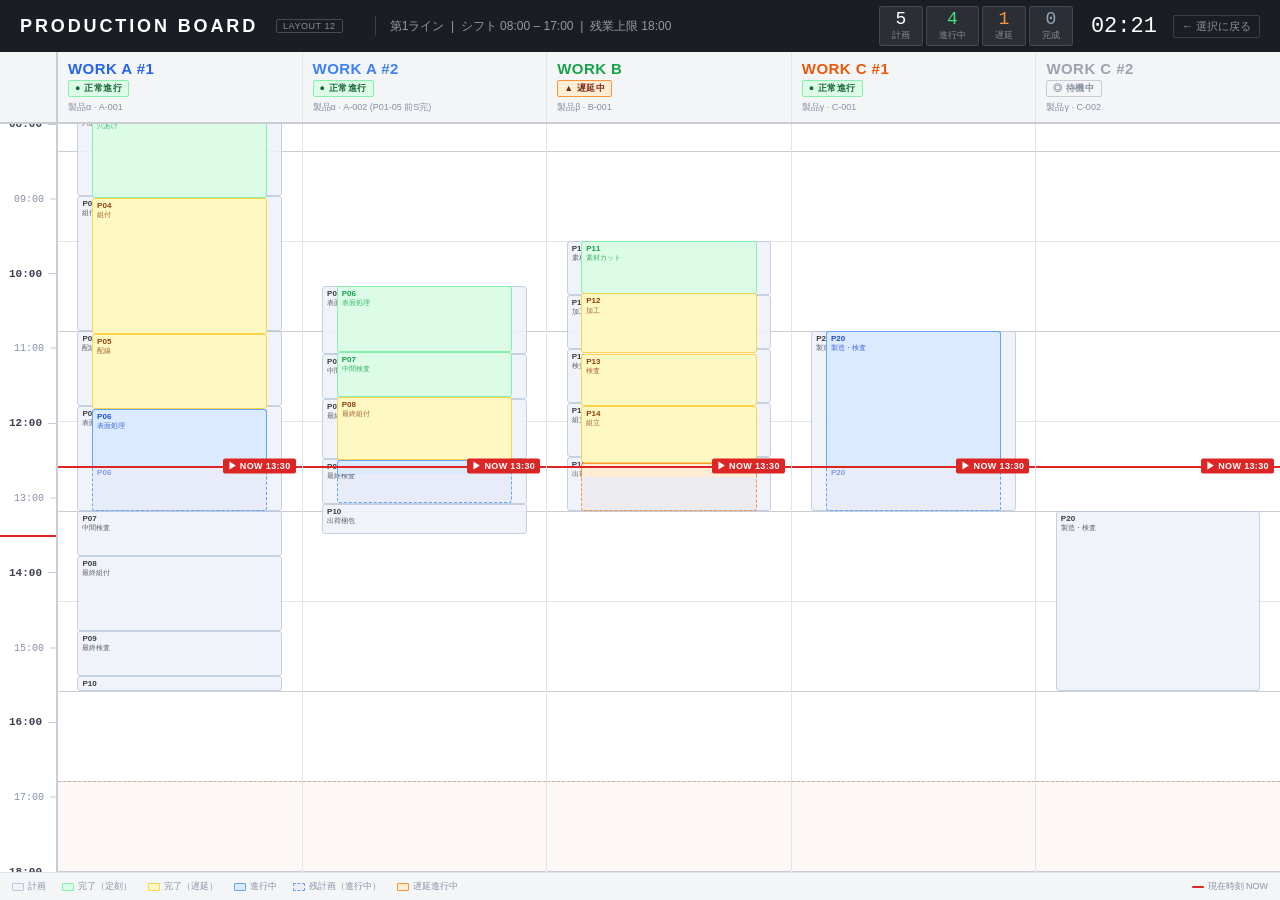
<file: layout-12.html>
<!DOCTYPE html>
<html lang="ja">
<head>
  <meta charset="UTF-8">
  <meta name="viewport" content="width=device-width, initial-scale=1.0">
  <title>生産管理板 — レイアウト12</title>
  <style>
    *, *::before, *::after { box-sizing: border-box; margin: 0; padding: 0; }

    :root {
      --bg:       #f4f5f7;
      --surface:  #ffffff;
      --border:   #e2e4e9;
      --border2:  #c9ccd4;
      --text:     #1a1d23;
      --sub:      #3d4151;
      --dim:      #8890a4;
      --mono:     'Courier New', monospace;

      /* Status colors */
      --c-done:        #16a34a;
      --bg-done:       #dcfce7;
      --brd-done:      #86efac;

      --c-late:        #92400e;
      --bg-late:       #fef9c3;
      --brd-late:      #fcd34d;

      --c-active:      #1d4ed8;
      --bg-active:     #dbeafe;
      --brd-active:    #60a5fa;

      --c-delay:       #92400e;
      --bg-delay:      #ffedd5;
      --brd-delay:     #fb923c;

      --c-idle:        #9ca3af;
      --bg-idle:       #f1f5f9;
      --brd-idle:      #cbd5e1;

      --c-plan:        #5b6a8a;
      --bg-plan:       #eef2f9;
      --brd-plan:      #bcc8de;

      --now-color:     #dc2626;
      --shift-end:     rgba(202,80,16,.35);
    }

    html, body {
      height: 100%; overflow: hidden;
      background: var(--bg);
      color: var(--text);
      font-family: 'Segoe UI', 'Meiryo', 'Noto Sans JP', sans-serif;
      font-size: 12px;
    }

    body { display: flex; flex-direction: column; }

    /* ═══════════ HEADER ═══════════ */
    .hd {
      flex: 0 0 52px;
      background: var(--text);
      color: #fff;
      display: flex; align-items: center;
      padding: 0 20px; gap: 0;
    }
    .hd-title {
      font-size: 18px; font-weight: 900;
      letter-spacing: .16em; margin-right: 18px;
    }
    .hd-tag {
      font-size: 9px; color: rgba(255,255,255,.5);
      border: 1px solid rgba(255,255,255,.2);
      border-radius: 2px; padding: 1px 6px;
      letter-spacing: .06em; margin-right: 18px;
    }
    .hd-sep { width: 1px; height: 20px; background: rgba(255,255,255,.15); margin: 0 14px; }
    .hd-meta { font-size: 12px; color: rgba(255,255,255,.55); }
    .hd-kpis { display: flex; gap: 3px; margin-left: auto; }
    .hd-kpi {
      display: flex; flex-direction: column; align-items: center;
      background: rgba(255,255,255,.08); border: 1px solid rgba(255,255,255,.12);
      border-radius: 3px; padding: 3px 12px;
    }
    .hk-val   { font-family: var(--mono); font-size: 18px; line-height: 1; color: #fff; }
    .hk-label { font-size: 9px; color: rgba(255,255,255,.45); margin-top: 1px; }
    .hd-clock {
      font-family: var(--mono); font-size: 22px; font-weight: 300;
      color: #fff; margin-left: 18px;
    }
    .back-link {
      font-size: 11px; color: rgba(255,255,255,.5);
      text-decoration: none; margin-left: 16px;
      padding: 3px 8px; border: 1px solid rgba(255,255,255,.15); border-radius: 2px;
    }
    .back-link:hover { color: #fff; }

    /* ═══════════ MAIN GRID ═══════════ */
    /* outer wrapper: side-by-side time-axis + work-columns */
    .main {
      flex: 1 1 0;
      display: flex;
      overflow: hidden;
      background: var(--surface);
    }

    /* ── Left: time axis ── */
    .time-axis {
      flex: 0 0 58px;
      display: flex; flex-direction: column;
      background: var(--surface);
      border-right: 2px solid var(--border2);
      position: relative; z-index: 5;
    }
    /* spacer to match the column-header height */
    .ta-spacer {
      flex: 0 0 72px;
      border-bottom: 2px solid var(--border2);
      background: var(--bg);
    }
    .ta-track {
      flex: 1 1 0;
      position: relative;
      overflow: hidden;
    }
    .ta-tick {
      position: absolute; right: 0;
      display: flex; align-items: center;
      transform: translateY(-50%);
      gap: 0;
    }
    .ta-tick-time {
      font-family: var(--mono); font-size: 10px;
      color: var(--dim); padding-right: 6px;
      white-space: nowrap; text-align: right;
    }
    .ta-tick-line {
      width: 6px; height: 1px; background: var(--border2);
    }
    .ta-tick.major .ta-tick-time { color: var(--sub); font-weight: 700; font-size: 11px; }
    .ta-tick.major .ta-tick-line { width: 8px; }

    /* ── Right: scrollable work columns ── */
    .work-cols-outer {
      flex: 1 1 0;
      display: flex; flex-direction: column;
      overflow: hidden;
    }

    /* Sticky column headers */
    .col-headers {
      flex: 0 0 72px;
      display: flex;
      border-bottom: 2px solid var(--border2);
      background: var(--bg);
      position: relative; z-index: 4;
    }
    .col-hd {
      flex: 1;
      padding: 8px 10px;
      display: flex; flex-direction: column;
      justify-content: center; gap: 4px;
      border-right: 1px solid var(--border);
    }
    .col-hd:last-child { border-right: none; }
    .col-hd-name { font-size: 15px; font-weight: 800; line-height: 1; letter-spacing: .03em; }
    .col-hd-badge {
      display: inline-flex; align-items: center; gap: 3px;
      font-size: 9px; font-weight: 700; letter-spacing: .06em;
      padding: 1px 6px; border-radius: 2px; width: fit-content;
    }
    .chb-ok   { background: #dcfce7; color: #166534; border: 1px solid #86efac; }
    .chb-warn { background: #ffedd5; color: #7c2d12; border: 1px solid #fb923c; }
    .chb-idle { background: var(--bg); color: var(--dim); border: 1px solid var(--border2); }
    .col-hd-sub { font-size: 9px; color: var(--dim); }

    /* Scrollable track area */
    .track-area {
      flex: 1 1 0;
      display: flex;
      position: relative;
      overflow-y: auto;
      overflow-x: hidden;
    }

    /* ── The actual timeline track: defines height ── */
    .track-inner {
      display: flex;
      width: 100%;
      /* Height = timeline element */
      position: relative;
    }

    /* Column tracks */
    .col-track {
      flex: 1;
      position: relative;
      border-right: 1px solid var(--border);
    }
    .col-track:last-child { border-right: none; }

    /* ── Gridlines (in each column) ── */
    .grid-h {
      position: absolute; left: 0; right: 0;
      height: 1px; pointer-events: none; z-index: 0;
    }
    .grid-h.major { background: var(--border2); }
    .grid-h.minor { background: var(--border); }

    /* Shift-end zone */
    .shift-end-zone {
      position: absolute; left: 0; right: 0;
      background: rgba(202,80,16,.04);
      border-top: 1.5px dashed var(--shift-end);
      pointer-events: none; z-index: 1;
    }

    /* ── Process blocks ── */
    .p-block {
      position: absolute;
      left: 14%; width: 72%;
      border-radius: 3px;
      overflow: hidden;
      display: flex; flex-direction: column;
      justify-content: flex-start;
      padding: 2px 4px;
      cursor: default;
      box-sizing: border-box;
      z-index: 2;
      transition: filter .15s;
      min-height: 14px;
    }
    .p-block:hover { filter: brightness(.93); z-index: 20; }

    /* Plan block (behind) */
    .p-block.plan {
      left: 8%; width: 84%;
      background: var(--bg-plan);
      border: 1px solid var(--brd-plan);
      z-index: 1;
      opacity: .85;
    }

    /* Actual blocks (in front, narrower) */
    .p-block.done     { background: var(--bg-done);   border: 1px solid var(--brd-done);   color: var(--c-done); }
    .p-block.done-late{ background: var(--bg-late);   border: 1px solid var(--brd-late);   color: var(--c-late); }
    .p-block.act-done { background: var(--bg-active); border: 1px solid var(--brd-active); color: var(--c-active);
      border-bottom: none; border-radius: 3px 3px 0 0; }
    .p-block.act-rem  { background: rgba(29,78,216,.04); border: 1.5px dashed var(--brd-active);
      color: rgba(29,78,216,.5); border-top: none; border-radius: 0 0 3px 3px; z-index: 1; }
    .p-block.del-done { background: var(--bg-delay);  border: 1px solid var(--brd-delay);  color: var(--c-delay);
      border-bottom: none; border-radius: 3px 3px 0 0; }
    .p-block.del-rem  { background: rgba(146,64,14,.04); border: 1.5px dashed var(--brd-delay);
      color: rgba(146,64,14,.5); border-top: none; border-radius: 0 0 3px 3px; z-index: 1; }

    /* Pulsing for active / delayed */
    @keyframes pulse-act { 0%,100%{opacity:1} 50%{opacity:.6} }
    @keyframes pulse-del { 0%,100%{opacity:1} 50%{opacity:.55} }
    .p-block.act-done { animation: pulse-act 1.4s ease-in-out infinite; }
    .p-block.del-done { animation: pulse-del 1.1s ease-in-out infinite; }

    .pb-id   { font-size: 8px; font-weight: 700; line-height: 1.3; white-space: nowrap; overflow: hidden; }
    .pb-name { font-size: 7px; line-height: 1.2; white-space: nowrap; overflow: hidden; opacity: .8; }

    /* Tooltip */
    .p-block .tt {
      display: none;
      position: absolute; left: calc(100% + 6px); top: 0;
      background: var(--surface); border: 1px solid var(--border2);
      border-radius: 4px; padding: 7px 10px;
      font-size: 10px; white-space: nowrap; z-index: 100;
      box-shadow: 0 4px 14px rgba(0,0,0,.1);
      pointer-events: none;
    }
    .p-block:hover .tt { display: block; }
    .tt-title { font-weight: 700; color: var(--text); margin-bottom: 4px; font-size: 11px; }
    .tt-row   { color: var(--dim); line-height: 1.6; }
    .tt-row b { color: var(--sub); font-weight: 600; }

    /* ── NOW line ── */
    .now-line {
      position: absolute;
      left: 0; right: 0;
      height: 2px;
      background: var(--now-color);
      z-index: 30;
      pointer-events: none;
    }
    .now-label {
      position: absolute;
      right: 6px;
      transform: translateY(-50%);
      background: var(--now-color);
      color: #fff; font-size: 9px; font-weight: 700;
      padding: 1px 5px; border-radius: 2px;
      letter-spacing: .04em; white-space: nowrap;
    }

    /* ── Legend bar ── */
    .legend-bar {
      flex: 0 0 28px;
      background: var(--bg);
      border-top: 1px solid var(--border);
      display: flex; align-items: center;
      padding: 0 12px; gap: 16px;
    }
    .lg-item { display: flex; align-items: center; gap: 4px; font-size: 9px; color: var(--dim); }
    .lg-sw   { width: 12px; height: 8px; border-radius: 1px; }

    ::-webkit-scrollbar { width: 4px; }
    ::-webkit-scrollbar-track { background: transparent; }
    ::-webkit-scrollbar-thumb { background: var(--border2); border-radius: 2px; }
  </style>
</head>
<body>

<!-- ═══════ HEADER ═══════ -->
<div class="hd">
  <div class="hd-title">PRODUCTION BOARD</div>
  <div class="hd-tag">LAYOUT 12</div>
  <div class="hd-sep"></div>
  <div class="hd-meta">第1ライン &nbsp;|&nbsp; シフト 08:00 – 17:00 &nbsp;|&nbsp; 残業上限 18:00</div>
  <div class="hd-kpis">
    <div class="hd-kpi"><span class="hk-val">5</span><span class="hk-label">計画</span></div>
    <div class="hd-kpi"><span class="hk-val" style="color:#4ade80">4</span><span class="hk-label">進行中</span></div>
    <div class="hd-kpi"><span class="hk-val" style="color:#fb923c">1</span><span class="hk-label">遅延</span></div>
    <div class="hd-kpi"><span class="hk-val" style="color:#94a3b8">0</span><span class="hk-label">完成</span></div>
  </div>
  <div class="hd-clock" id="clock">--:--</div>
  <a href="index.html" class="back-link">← 選択に戻る</a>
</div>

<!-- ═══════ MAIN ═══════ -->
<div class="main">

  <!-- Time axis -->
  <div class="time-axis">
    <div class="ta-spacer"></div>
    <div class="ta-track" id="ta-track"></div>
  </div>

  <!-- Work columns -->
  <div class="work-cols-outer">

    <!-- Sticky column headers -->
    <div class="col-headers" id="col-headers"></div>

    <!-- Scrollable track -->
    <div class="track-area" id="track-area">
      <div class="track-inner" id="track-inner"></div>
    </div>

  </div>
</div>

<!-- ═══════ LEGEND ═══════ -->
<div class="legend-bar">
  <div class="lg-item"><div class="lg-sw" style="background:var(--bg-plan);border:1px solid var(--brd-plan)"></div>計画</div>
  <div class="lg-item"><div class="lg-sw" style="background:var(--bg-done);border:1px solid var(--brd-done)"></div>完了（定刻）</div>
  <div class="lg-item"><div class="lg-sw" style="background:var(--bg-late);border:1px solid var(--brd-late)"></div>完了（遅延）</div>
  <div class="lg-item"><div class="lg-sw" style="background:var(--bg-active);border:1px solid var(--brd-active)"></div>進行中</div>
  <div class="lg-item"><div class="lg-sw" style="background:rgba(29,78,216,.04);border:1.5px dashed var(--brd-active)"></div>残計画（進行中）</div>
  <div class="lg-item"><div class="lg-sw" style="background:var(--bg-delay);border:1px solid var(--brd-delay)"></div>遅延進行中</div>
  <div class="lg-item" style="margin-left:auto"><div class="lg-sw" style="background:#dc2626;height:2px;margin:3px 0"></div>現在時刻 NOW</div>
</div>

<script>
// ── Clock ──
function updateClock() {
  const n = new Date();
  document.getElementById('clock').textContent =
    String(n.getHours()).padStart(2,'0') + ':' + String(n.getMinutes()).padStart(2,'0');
}
updateClock(); setInterval(updateClock, 30000);

// ── Timeline config ──
const SHIFT_START = 8 * 60;   // 480 min
const SHIFT_TOTAL = 10 * 60;  // 600 min (08:00 – 18:00)
const NOW_STR     = '13:30';

function toMin(t) { const [h,m]=t.split(':').map(Number); return h*60+m; }
function pct(t)   { return Math.max(0, Math.min(100, (toMin(t)-SHIFT_START)/SHIFT_TOTAL*100)); }
function hPct(s,e){ return Math.max(0, (toMin(e)-toMin(s))/SHIFT_TOTAL*100); }
const NOW_PCT = pct(NOW_STR);

// ── Work & process data ──
const WORKS = [
  {
    id:'WORK A #1', color:'#2563eb',
    sub:'製品α · A-001', status:'ok', badge:'● 正常進行', bCls:'chb-ok',
    procs:[
      {id:'P01',name:'材料投入',  st:'done',      ps:'08:00',pe:'08:30',as:'08:00',ae:'08:28'},
      {id:'P02',name:'切断加工',  st:'done-late', ps:'08:30',pe:'09:30',as:'08:28',ae:'09:32'},
      {id:'P03',name:'穴あけ',    st:'done',      ps:'09:30',pe:'10:30',as:'09:32',ae:'10:31'},
      {id:'P04',name:'組付',      st:'done-late', ps:'10:30',pe:'12:00',as:'10:31',ae:'12:02'},
      {id:'P05',name:'配線',      st:'done-late', ps:'12:00',pe:'12:50',as:'12:02',ae:'12:52'},
      {id:'P06',name:'表面処理',  st:'active',    ps:'12:50',pe:'14:00',as:'12:52',ae:null},
      {id:'P07',name:'中間検査',  st:'idle',      ps:'14:00',pe:'14:30',as:null,   ae:null},
      {id:'P08',name:'最終組付',  st:'idle',      ps:'14:30',pe:'15:20',as:null,   ae:null},
      {id:'P09',name:'最終検査',  st:'idle',      ps:'15:20',pe:'15:50',as:null,   ae:null},
      {id:'P10',name:'出荷梱包',  st:'idle',      ps:'15:50',pe:'16:00',as:null,   ae:null},
    ],
  },
  {
    id:'WORK A #2', color:'#3b82f6',
    sub:'製品α · A-002 (P01-05 前S完)', status:'ok', badge:'● 正常進行', bCls:'chb-ok',
    procs:[
      {id:'P06',name:'表面処理',  st:'done',      ps:'11:30',pe:'12:15',as:'11:30',ae:'12:14'},
      {id:'P07',name:'中間検査',  st:'done',      ps:'12:15',pe:'12:45',as:'12:14',ae:'12:44'},
      {id:'P08',name:'最終組付',  st:'done-late', ps:'12:45',pe:'13:25',as:'12:44',ae:'13:26'},
      {id:'P09',name:'最終検査',  st:'active',    ps:'13:25',pe:'13:55',as:'13:26',ae:null},
      {id:'P10',name:'出荷梱包',  st:'idle',      ps:'13:55',pe:'14:15',as:null,   ae:null},
    ],
  },
  {
    id:'WORK B', color:'#16a34a',
    sub:'製品β · B-001', status:'warn', badge:'▲ 遅延中', bCls:'chb-warn',
    procs:[
      {id:'P11',name:'素材カット',st:'done',      ps:'11:00',pe:'11:36',as:'11:00',ae:'11:35'},
      {id:'P12',name:'加工',      st:'done-late', ps:'11:36',pe:'12:12',as:'11:35',ae:'12:15'},
      {id:'P13',name:'検査',      st:'done-late', ps:'12:12',pe:'12:48',as:'12:15',ae:'12:50'},
      {id:'P14',name:'組立',      st:'done-late', ps:'12:48',pe:'13:24',as:'12:50',ae:'13:28'},
      {id:'P15',name:'出荷',      st:'delayed',   ps:'13:24',pe:'14:00',as:'13:28',ae:null},
    ],
  },
  {
    id:'WORK C #1', color:'#ea580c',
    sub:'製品γ · C-001', status:'ok', badge:'● 正常進行', bCls:'chb-ok',
    procs:[
      {id:'P20',name:'製造・検査',st:'active', ps:'12:00',pe:'14:00',as:'12:00',ae:null},
    ],
  },
  {
    id:'WORK C #2', color:'#9ca3af',
    sub:'製品γ · C-002', status:'idle', badge:'◎ 待機中', bCls:'chb-idle',
    procs:[
      {id:'P20',name:'製造・検査',st:'idle', ps:'14:00',pe:'16:00',as:null,ae:null},
    ],
  },
];

// ── Timeline height (dynamic, filled by CSS flex) ──
// We'll set min-height on track-inner so 10 hours fit legibly.
// 1 min = 1.5px → 600 min = 900px minimum
const TRACK_H_PX = Math.max(900, window.innerHeight - 52 - 72 - 28 - 4);

const trackInner  = document.getElementById('track-inner');
const colHeaders  = document.getElementById('col-headers');
const taTrack     = document.getElementById('ta-track');

trackInner.style.height = TRACK_H_PX + 'px';
taTrack.style.height    = TRACK_H_PX + 'px';

// ── Time axis ticks ──
for (let h = 8; h <= 18; h++) {
  const t   = `${String(h).padStart(2,'0')}:00`;
  const top = pct(t);
  const tick = document.createElement('div');
  tick.className = 'ta-tick' + (h % 2 === 0 ? ' major' : '');
  tick.style.top = top + '%';
  tick.innerHTML = `<span class="ta-tick-time">${t}</span><span class="ta-tick-line"></span>`;
  taTrack.appendChild(tick);
}

// ── NOW line in time-axis ──
const nowTa = document.createElement('div');
nowTa.style.cssText = `position:absolute;left:0;right:0;height:2px;background:#dc2626;top:${NOW_PCT}%;z-index:10;pointer-events:none`;
taTrack.appendChild(nowTa);

// helper: make a process block element
function makeBlock(cls, topPct, hPctVal, pid, pname, ttHtml) {
  const blk = document.createElement('div');
  blk.className = 'p-block ' + cls;
  blk.style.top    = topPct + '%';
  blk.style.height = Math.max(hPctVal, 14/TRACK_H_PX*100) + '%';
  if (hPctVal * TRACK_H_PX / 100 >= 16) {
    blk.innerHTML =
      `<div class="pb-id">${pid}</div>` +
      `<div class="pb-name">${pname}</div>`;
  } else if (hPctVal * TRACK_H_PX / 100 >= 10) {
    blk.innerHTML = `<div class="pb-id">${pid}</div>`;
  }
  blk.innerHTML += `<div class="tt">${ttHtml}</div>`;
  return blk;
}

// ── Build columns ──
WORKS.forEach(w => {
  // Column header
  const hd = document.createElement('div');
  hd.className = 'col-hd';
  hd.innerHTML =
    `<div class="col-hd-name" style="color:${w.color}">${w.id}</div>` +
    `<span class="col-hd-badge ${w.bCls}">${w.badge}</span>` +
    `<div class="col-hd-sub">${w.sub}</div>`;
  colHeaders.appendChild(hd);

  // Column track
  const col = document.createElement('div');
  col.className = 'col-track';
  col.style.height = TRACK_H_PX + 'px';

  // Grid lines
  for (let h = 8; h <= 18; h++) {
    const t = `${String(h).padStart(2,'0')}:00`;
    const g = document.createElement('div');
    g.className = 'grid-h ' + (h % 2 === 0 ? 'major' : 'minor');
    g.style.top = pct(t) + '%';
    col.appendChild(g);
  }

  // Shift-end zone
  const ot = document.createElement('div');
  ot.className = 'shift-end-zone';
  ot.style.top    = pct('17:00') + '%';
  ot.style.height = hPct('17:00','18:00') + '%';
  col.appendChild(ot);

  // Now line
  const nl = document.createElement('div');
  nl.className = 'now-line';
  nl.style.top = NOW_PCT + '%';
  nl.innerHTML = `<div class="now-label">▶ NOW ${NOW_STR}</div>`;
  col.appendChild(nl);

  // Process blocks
  w.procs.forEach(p => {
    const ttBase =
      `<div class="tt-title">${p.id} — ${p.name}</div>` +
      `<div class="tt-row"><b>計画:</b> ${p.ps} – ${p.pe}</div>`;

    // Plan block (always shown)
    const planBlk = makeBlock(
      'plan',
      pct(p.ps), hPct(p.ps, p.pe),
      p.id, p.name,
      ttBase + `<div class="tt-row" style="color:var(--c-plan)">計画バー</div>`
    );
    col.appendChild(planBlk);

    const ttAct = ttBase + (p.as ? `<div class="tt-row"><b>実績:</b> ${p.as}${p.ae ? ' – '+p.ae : ' – 進行中'}</div>` : '');

    if (p.st === 'done' || p.st === 'done-late') {
      col.appendChild(makeBlock(
        p.st === 'done' ? 'done' : 'done-late',
        pct(p.as), hPct(p.as, p.ae),
        p.id, p.name, ttAct
      ));

    } else if (p.st === 'active' || p.st === 'delayed') {
      const isDel = p.st === 'delayed';
      const startPct = pct(p.as);
      const donePct  = NOW_PCT - startPct;
      const endPct   = pct(p.pe);
      const remPct   = endPct - NOW_PCT;

      if (donePct > 0) {
        col.appendChild(makeBlock(
          isDel ? 'del-done' : 'act-done',
          startPct, donePct,
          p.id, p.name, ttAct
        ));
      }
      if (remPct > 0) {
        col.appendChild(makeBlock(
          isDel ? 'del-rem' : 'act-rem',
          NOW_PCT, remPct,
          p.id, '', ttAct
        ));
      }
    }
    // idle: plan block only (already added)
  });

  trackInner.appendChild(col);
});

// ── Auto-scroll so NOW line is near 40% from top of viewport ──
const trackArea = document.getElementById('track-area');
const nowOffsetPx = NOW_PCT / 100 * TRACK_H_PX;
const targetScroll = nowOffsetPx - trackArea.clientHeight * 0.38;
trackArea.scrollTop = Math.max(0, targetScroll);
</script>
</body>
</html>
</file>
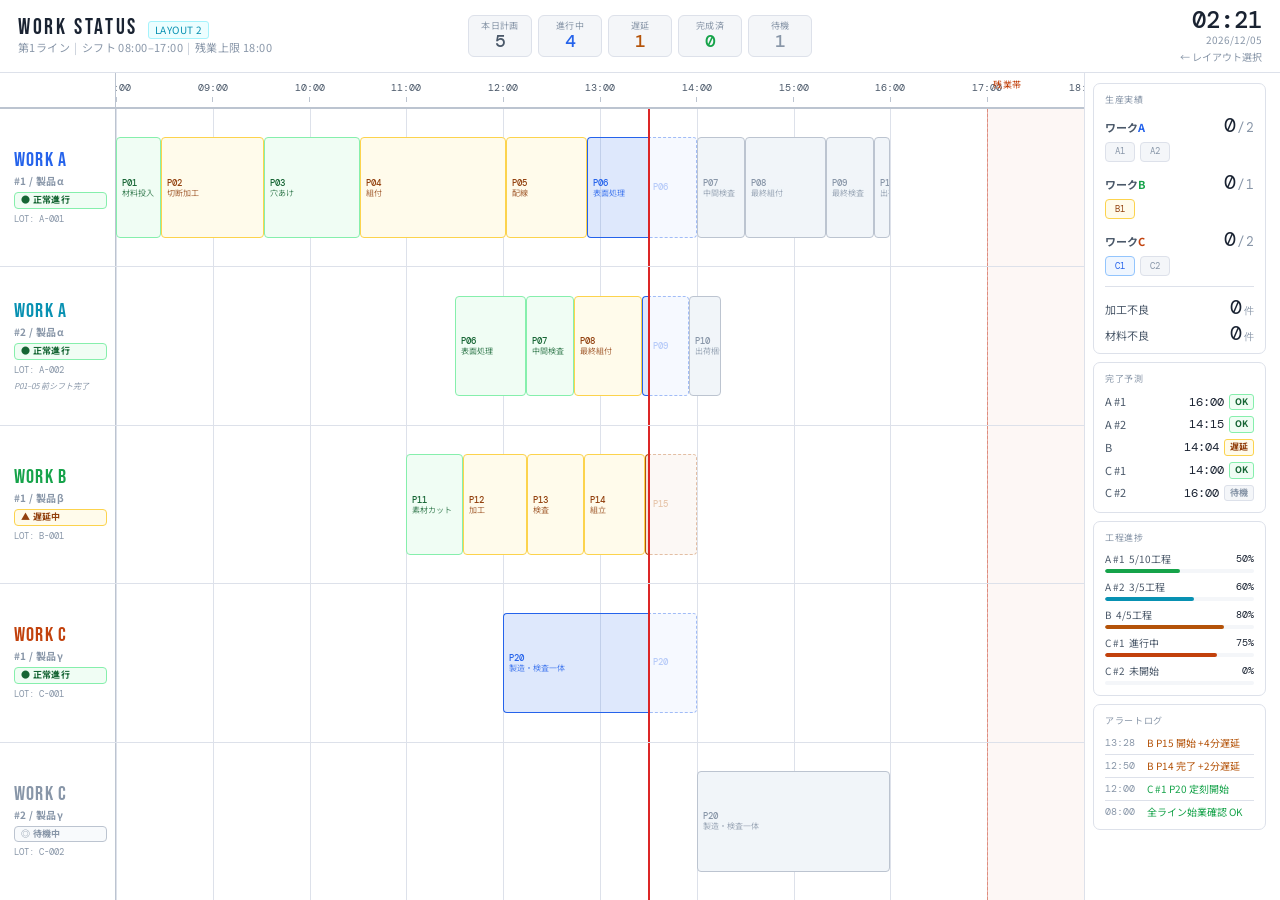
<file: layout-2.html>
<!DOCTYPE html>
<html lang="ja">
<head>
  <meta charset="UTF-8">
  <meta name="viewport" content="width=device-width, initial-scale=1.0">
  <title>生産管理板 — レイアウト2</title>
  <link rel="stylesheet" href="assets/style-common.css">
  <style>
    body {
      display: flex;
      flex-direction: column;
      height: 100vh;
      overflow: hidden;
      background: #ffffff;  /* タイムライン画面は白背景 */
    }

    /* ===== HEADER (layout-1 と共通) ===== */
    header {
      flex: 0 0 auto;
      display: grid;
      grid-template-columns: 1fr auto 1fr;
      align-items: center;
      gap: 16px;
      padding: 8px 18px;
      background: var(--panel);
      border-bottom: 1px solid var(--border);
    }
    .hd-left  { display: flex; flex-direction: column; gap: 1px; }
    .hd-top   { display: flex; align-items: baseline; gap: 10px; }
    .hd-title { font-family:'Bebas Neue',cursive; font-size:22px; letter-spacing:.12em; line-height:1; }
    .hd-layout-tag {
      font-size:10px; color:var(--cyan);
      border:1px solid #a5f3fc; background:#ecfeff;
      padding:1px 6px; border-radius:3px; letter-spacing:.04em;
    }
    .hd-meta { font-size:11px; color:var(--dim); letter-spacing:.04em; }
    .hd-meta span { color:var(--border2); margin:0 4px; }
    .kpi-bar  { display:flex; gap:6px; }
    .kpi-item {
      display:flex; flex-direction:column; align-items:center;
      background:var(--panel2); border:1px solid var(--border);
      border-radius:6px; padding:4px 12px; min-width:64px;
    }
    .kpi-label { font-size:9px; color:var(--dim); letter-spacing:.04em; white-space:nowrap; }
    .kpi-val   { font-family:'DM Mono',monospace; font-size:18px; font-weight:500; line-height:1.1; }
    .kv-sub  { color:var(--sub); }   .kv-blue { color:var(--blue); }
    .kv-warn { color:var(--yellow); } .kv-ok   { color:var(--green); }
    .hd-right { display:flex; flex-direction:column; align-items:flex-end; gap:1px; }
    .clock    { font-family:'DM Mono',monospace; font-size:24px; font-weight:500; line-height:1; }
    .clock-meta { font-size:10px; color:var(--dim); }
    .back-link  { font-size:10px; color:var(--dim); text-decoration:none; margin-top:2px; }
    .back-link:hover { color:var(--sub); }

    /* ===== MAIN ===== */
    .main {
      flex: 1 1 0;
      display: grid;
      grid-template-columns: 1fr 196px;
      overflow: hidden;
    }

    /* ===== TIMELINE AREA ===== */
    .tl-area {
      display: flex;
      flex-direction: column;
      overflow: hidden;
    }

    /* Time axis header */
    .tl-header {
      flex: 0 0 36px;
      display: flex;
      background: var(--panel);
      border-bottom: 2px solid var(--border2);
    }
    .th-spacer {
      flex: 0 0 116px;
      border-right: 1px solid var(--border2);
    }
    .th-axis {
      flex: 1;
      position: relative;
      overflow: hidden;
    }
    .th-tick {
      position: absolute;
      top: 0; bottom: 0;
      display: flex;
      flex-direction: column;
      align-items: center;
      justify-content: flex-end;
      padding-bottom: 5px;
      transform: translateX(-50%);
    }
    .th-tick-time {
      font-family: 'DM Mono', monospace;
      font-size: 10px;
      color: var(--sub);
      white-space: nowrap;
    }
    .th-tick-line {
      width: 1px;
      height: 5px;
      background: var(--border2);
      margin-top: 2px;
    }
    /* 残業帯ラベル */
    .th-overtime-label {
      position: absolute;
      top: 6px;
      font-size: 9px;
      color: var(--orange);
      letter-spacing: .04em;
      white-space: nowrap;
    }

    /* Work rows */
    .tl-rows {
      flex: 1 1 0;
      display: flex;
      flex-direction: column;
      overflow-y: auto;
    }

    .wrow {
      flex: 1 1 0;
      display: flex;
      border-bottom: 1px solid var(--border);
      min-height: 80px;
      position: relative;
    }
    .wrow:last-child { border-bottom: none; }

    /* left accent bar */
    .wrow::before {
      content: '';
      position: absolute;
      left: 0; top: 0; bottom: 0;
      width: 3px;
      z-index: 1;
    }
    .wrow.s-ok::before    { background: var(--green); }
    .wrow.s-warn::before  { background: var(--yellow); }
    .wrow.s-idle::before  { background: var(--dim); }

    /* ID column */
    .wrow-id {
      flex: 0 0 116px;
      padding: 8px 8px 8px 14px;
      display: flex;
      flex-direction: column;
      justify-content: center;
      gap: 4px;
      border-right: 1px solid var(--border2);
      z-index: 1;
      background: #ffffff;
    }
    .wi-name { font-family:'Bebas Neue',cursive; font-size:20px; letter-spacing:.06em; line-height:1; }
    .wi-num  { font-size:10px; font-weight:700; color:var(--dim); letter-spacing:.04em; }
    .wi-lot  { font-family:'DM Mono',monospace; font-size:9px; color:var(--dim); }
    .wi-note { font-size:8px; color:var(--dim); font-style:italic; }

    /* Timeline track */
    .wrow-tl {
      flex: 1;
      position: relative;
      overflow: hidden;
    }

    /* Hour grid lines */
    .tl-grid {
      position: absolute;
      top: 0; bottom: 0;
      width: 1px;
      background: #dde1ea;
      pointer-events: none;
      z-index: 0;
    }
    /* Overtime zone background */
    .tl-ot-zone {
      position: absolute;
      top: 0; bottom: 0;
      background: rgba(194,65,12,.04);
      border-left: 1px dashed rgba(194,65,12,.3);
      pointer-events: none;
      z-index: 0;
    }
    /* Shift end line */
    .tl-shift-end {
      position: absolute;
      top: 0; bottom: 0;
      width: 1px;
      background: rgba(244,83,58,.35);
      pointer-events: none;
      z-index: 2;
    }
    /* Now marker */
    .tl-now {
      position: absolute;
      top: 0; bottom: 0;
      width: 2px;
      background: var(--red);
      pointer-events: none;
      z-index: 5;
    }
    .tl-now::after {
      content: '▼';
      position: absolute;
      top: -12px;
      left: 50%;
      transform: translateX(-50%);
      color: var(--red);
      font-size: 8px;
    }

    /* Process block */
    .proc-block {
      position: absolute;
      top: 18%;
      height: 64%;
      border-radius: 4px;
      display: flex;
      align-items: center;
      overflow: hidden;
      cursor: pointer;
      z-index: 3;
      transition: filter .12s, z-index 0s;
      box-sizing: border-box;
    }
    .proc-block:hover {
      filter: brightness(1.25);
      z-index: 10;
    }
    .pb-label {
      padding: 0 5px;
      white-space: nowrap;
      overflow: hidden;
      display: flex;
      flex-direction: column;
      gap: 1px;
    }
    .pb-id   { font-family:'DM Mono',monospace; font-size:9px; font-weight:500; line-height:1; }
    .pb-name { font-size:8px; line-height:1; opacity:.8; }

    /* Block color variants */
    .pb-done      { background:var(--tint-green);  border:1px solid #86efac; color:#166534; }
    .pb-done-late { background:var(--tint-yellow); border:1px solid #fcd34d; color:#92400e; }
    .pb-active    { background:var(--tint-blue);   border:1.5px solid var(--blue); color:var(--blue); }
    .pb-active-done { background:rgba(37,99,235,.15); border:1px solid var(--blue); color:var(--blue); border-right:none; border-radius:4px 0 0 4px; }
    .pb-active-rem  { background:rgba(37,99,235,.04); border:1.5px dashed rgba(37,99,235,.4); color:rgba(37,99,235,.6); border-left:none; border-radius:0 4px 4px 0; }
    .pb-delayed-done { background:rgba(180,83,9,.15); border:1px solid var(--yellow); color:var(--yellow); border-right:none; border-radius:4px 0 0 4px; }
    .pb-delayed-rem  { background:rgba(180,83,9,.04); border:1.5px dashed rgba(180,83,9,.35); color:rgba(180,83,9,.6); border-left:none; border-radius:0 4px 4px 0; }
    .pb-idle      { background:#f1f5f9; border:1px solid var(--border2); color:var(--dim); }

    /* Block blink for active/delayed */
    @keyframes block-pulse-blue   { 0%,100%{opacity:1} 50%{opacity:.6} }
    @keyframes block-pulse-yellow { 0%,100%{opacity:1} 50%{opacity:.55} }
    .pb-active-done  { animation: block-pulse-blue   1.4s ease-in-out infinite; }
    .pb-delayed-done { animation: block-pulse-yellow 1.1s ease-in-out infinite; }

    /* Tooltip */
    .proc-block .tt {
      display: none;
      position: absolute;
      bottom: calc(100% + 6px);
      left: 0;
      background: var(--panel);
      border: 1px solid var(--border2);
      border-radius: 6px;
      padding: 7px 11px;
      font-size: 10px;
      white-space: nowrap;
      z-index: 100;
      box-shadow: 0 4px 16px rgba(0,0,0,.12);
      pointer-events: none;
    }
    .proc-block:hover .tt { display: block; }
    .tt-name { font-weight:700; color:var(--text); margin-bottom:3px; }
    .tt-row  { color:var(--sub); }
    .tt-row b { color:var(--dim); font-weight:400; }
    .tt-state-ok   { color:var(--green); }
    .tt-state-late { color:var(--yellow); }
    .tt-state-act  { color:var(--blue); }
    .tt-state-del  { color:var(--yellow); }
    .tt-state-idle { color:var(--dim); }

    /* ===== SIDEBAR (layout-1 と共通) ===== */
    .sidebar {
      display:flex; flex-direction:column; gap:8px;
      padding:10px 14px 10px 8px;
      border-left:1px solid var(--border);
      overflow-y:auto;
    }
    .sb-sec { background:var(--panel); border:1px solid var(--border); border-radius:7px; padding:10px 11px; }
    .sb-title { font-size:9px; color:var(--dim); letter-spacing:.07em; text-transform:uppercase; margin-bottom:8px; }
    .pr-list { display:flex; flex-direction:column; gap:10px; }
    .pr-row  { display:flex; flex-direction:column; gap:5px; }
    .pr-header { display:flex; justify-content:space-between; align-items:baseline; }
    .pr-name  { font-size:11px; color:var(--sub); font-weight:700; }
    .pr-frac  { font-family:'DM Mono',monospace; }
    .pr-done  { font-size:20px; color:var(--text); line-height:1; }
    .pr-slash { font-size:13px; color:var(--dim); margin:0 1px; }
    .pr-total { font-size:13px; color:var(--dim); }
    .pr-dots  { display:flex; gap:5px; }
    .pr-dot   { display:inline-flex; align-items:center; justify-content:center; width:30px; height:20px; border-radius:4px; font-family:'DM Mono',monospace; font-size:9px; }
    .pr-dot-done   { background:var(--tint-green);  border:1px solid #86efac; color:#166534; }
    .pr-dot-active { background:var(--tint-blue);   border:1px solid #93c5fd; color:var(--blue); }
    .pr-dot-warn   { background:var(--tint-yellow); border:1px solid #fcd34d; color:#92400e; }
    .pr-dot-idle   { background:var(--panel2); border:1px solid var(--border); color:var(--dim); }
    .defect-block { margin-top:10px; padding-top:10px; border-top:1px solid var(--border); display:flex; flex-direction:column; gap:5px; }
    .df-row   { display:flex; justify-content:space-between; align-items:baseline; }
    .df-label { font-size:11px; color:var(--sub); }
    .df-val   { font-family:'DM Mono',monospace; font-size:20px; color:var(--text); line-height:1; }
    .df-unit  { font-size:10px; color:var(--dim); margin-left:2px; }
    .eta-list { display:flex; flex-direction:column; gap:6px; }
    .el-row   { display:grid; grid-template-columns:1fr auto auto; align-items:center; gap:5px; font-size:11px; }
    .el-name  { color:var(--sub); }
    .el-time  { font-family:'DM Mono',monospace; color:var(--text); font-size:12px; }
    .el-badge { font-size:9px; font-weight:700; padding:1px 5px; border-radius:3px; }
    .eb-ok    { background:var(--tint-green);  color:#166534; border:1px solid #86efac; }
    .eb-warn  { background:var(--tint-yellow); color:#92400e; border:1px solid #fcd34d; }
    .eb-idle  { background:var(--panel2); color:var(--dim); border:1px solid var(--border); }
    .gauge-list { display:flex; flex-direction:column; gap:7px; }
    .gv-row { display:flex; flex-direction:column; gap:3px; }
    .gv-hd  { display:flex; justify-content:space-between; font-size:10px; }
    .gv-name { color:var(--sub); }
    .gv-pct  { font-family:'DM Mono',monospace; color:var(--text); }
    .gv-track { height:4px; background:var(--panel2); border-radius:2px; overflow:hidden; }
    .gv-fill  { height:100%; border-radius:2px; }
    .al-list { display:flex; flex-direction:column; gap:4px; }
    .al-row  { display:grid; grid-template-columns:38px 1fr; gap:4px; font-size:10px; padding-bottom:4px; border-bottom:1px solid var(--border); }
    .al-row:last-child { border-bottom:none; padding-bottom:0; }
    .al-t { font-family:'DM Mono',monospace; color:var(--dim); }
    .al-m-ok   { color:var(--green); }
    .al-m-warn { color:var(--yellow); }
  </style>
</head>
<body>

<!-- ========== HEADER ========== -->
<header>
  <div class="hd-left">
    <div class="hd-top">
      <div class="hd-title">WORK STATUS</div>
      <span class="hd-layout-tag">LAYOUT 2</span>
    </div>
    <div class="hd-meta">第1ライン<span>|</span>シフト 08:00–17:00<span>|</span>残業上限 18:00</div>
  </div>
  <div class="kpi-bar">
    <div class="kpi-item"><span class="kpi-label">本日計画</span><span class="kpi-val kv-sub">5</span></div>
    <div class="kpi-item"><span class="kpi-label">進行中</span><span class="kpi-val kv-blue">4</span></div>
    <div class="kpi-item"><span class="kpi-label">遅延</span><span class="kpi-val kv-warn">1</span></div>
    <div class="kpi-item"><span class="kpi-label">完成済</span><span class="kpi-val kv-ok">0</span></div>
    <div class="kpi-item"><span class="kpi-label">待機</span><span class="kpi-val" style="color:var(--dim)">1</span></div>
  </div>
  <div class="hd-right">
    <div class="clock" id="clock">--:--</div>
    <div class="clock-meta" id="clock-date">----/--/--</div>
    <a href="index.html" class="back-link">← レイアウト選択</a>
  </div>
</header>

<!-- ========== MAIN ========== -->
<div class="main">

  <!-- ===== TIMELINE ===== -->
  <div class="tl-area">
    <div class="tl-header">
      <div class="th-spacer"></div>
      <div class="th-axis" id="th-axis"></div>
    </div>
    <div class="tl-rows" id="tl-rows"></div>
  </div>

  <!-- ===== SIDEBAR ===== -->
  <div class="sidebar">

    <!-- 生産実績 -->
    <div class="sb-sec">
      <div class="sb-title">生産実績</div>
      <div class="pr-list">
        <div class="pr-row">
          <div class="pr-header">
            <span class="pr-name">ワーク<span style="color:var(--blue)">A</span></span>
            <span class="pr-frac"><span class="pr-done">0</span><span class="pr-slash">/</span><span class="pr-total">2</span></span>
          </div>
          <div class="pr-dots">
            <span class="pr-dot pr-dot-idle" title="A#1 — P10完了待ち">A1</span>
            <span class="pr-dot pr-dot-idle" title="A#2 — P10完了待ち">A2</span>
          </div>
        </div>
        <div class="pr-row">
          <div class="pr-header">
            <span class="pr-name">ワーク<span style="color:var(--green)">B</span></span>
            <span class="pr-frac"><span class="pr-done">0</span><span class="pr-slash">/</span><span class="pr-total">1</span></span>
          </div>
          <div class="pr-dots">
            <span class="pr-dot pr-dot-warn" title="B — P15遅延進行中">B1</span>
          </div>
        </div>
        <div class="pr-row">
          <div class="pr-header">
            <span class="pr-name">ワーク<span style="color:var(--orange)">C</span></span>
            <span class="pr-frac"><span class="pr-done">0</span><span class="pr-slash">/</span><span class="pr-total">2</span></span>
          </div>
          <div class="pr-dots">
            <span class="pr-dot pr-dot-active" title="C#1 — P20進行中">C1</span>
            <span class="pr-dot pr-dot-idle"   title="C#2 — 14:00開始待ち">C2</span>
          </div>
        </div>
      </div>

      <!-- 不良数 -->
      <div class="defect-block">
        <div class="df-row">
          <span class="df-label">加工不良</span>
          <span class="df-val">0<span class="df-unit">件</span></span>
        </div>
        <div class="df-row">
          <span class="df-label">材料不良</span>
          <span class="df-val">0<span class="df-unit">件</span></span>
        </div>
      </div>
    </div>

    <!-- 完了予測 -->
    <div class="sb-sec">
      <div class="sb-title">完了予測</div>
      <div class="eta-list">
        <div class="el-row"><span class="el-name">A #1</span><span class="el-time">16:00</span><span class="el-badge eb-ok">OK</span></div>
        <div class="el-row"><span class="el-name">A #2</span><span class="el-time">14:15</span><span class="el-badge eb-ok">OK</span></div>
        <div class="el-row"><span class="el-name">B</span>   <span class="el-time">14:04</span><span class="el-badge eb-warn">遅延</span></div>
        <div class="el-row"><span class="el-name">C #1</span><span class="el-time">14:00</span><span class="el-badge eb-ok">OK</span></div>
        <div class="el-row"><span class="el-name">C #2</span><span class="el-time">16:00</span><span class="el-badge eb-idle">待機</span></div>
      </div>
    </div>

    <!-- 工程進捗ゲージ -->
    <div class="sb-sec">
      <div class="sb-title">工程進捗</div>
      <div class="gauge-list">
        <div class="gv-row">
          <div class="gv-hd"><span class="gv-name">A #1 &nbsp;5/10工程</span><span class="gv-pct">50%</span></div>
          <div class="gv-track"><div class="gv-fill" style="width:50%;background:var(--green)"></div></div>
        </div>
        <div class="gv-row">
          <div class="gv-hd"><span class="gv-name">A #2 &nbsp;3/5工程</span><span class="gv-pct">60%</span></div>
          <div class="gv-track"><div class="gv-fill" style="width:60%;background:var(--cyan)"></div></div>
        </div>
        <div class="gv-row">
          <div class="gv-hd"><span class="gv-name">B &nbsp;4/5工程</span><span class="gv-pct">80%</span></div>
          <div class="gv-track"><div class="gv-fill" style="width:80%;background:var(--yellow)"></div></div>
        </div>
        <div class="gv-row">
          <div class="gv-hd"><span class="gv-name">C #1 &nbsp;進行中</span><span class="gv-pct">75%</span></div>
          <div class="gv-track"><div class="gv-fill" style="width:75%;background:var(--orange)"></div></div>
        </div>
        <div class="gv-row">
          <div class="gv-hd"><span class="gv-name">C #2 &nbsp;未開始</span><span class="gv-pct">0%</span></div>
          <div class="gv-track"><div class="gv-fill" style="width:0%"></div></div>
        </div>
      </div>
    </div>

    <!-- アラートログ -->
    <div class="sb-sec">
      <div class="sb-title">アラートログ</div>
      <div class="al-list">
        <div class="al-row"><span class="al-t">13:28</span><span class="al-m-warn">B P15 開始 +4分遅延</span></div>
        <div class="al-row"><span class="al-t">12:50</span><span class="al-m-warn">B P14 完了 +2分遅延</span></div>
        <div class="al-row"><span class="al-t">12:00</span><span class="al-m-ok">C #1 P20 定刻開始</span></div>
        <div class="al-row"><span class="al-t">08:00</span><span class="al-m-ok">全ライン始業確認 OK</span></div>
      </div>
    </div>

  </div><!-- /sidebar -->
</div><!-- /main -->

<script>
// ===== CLOCK =====
function updateClock() {
  const now = new Date();
  const hh = String(now.getHours()).padStart(2,'0');
  const mm = String(now.getMinutes()).padStart(2,'0');
  document.getElementById('clock').textContent = `${hh}:${mm}`;
  const y=now.getFullYear(), mo=String(now.getMonth()+1).padStart(2,'0'), d=String(now.getDate()).padStart(2,'0');
  document.getElementById('clock-date').textContent = `${y}/${mo}/${d}`;
}
updateClock();
setInterval(updateClock, 30000);

// ===== TIMELINE CONFIG =====
const SHIFT_START = 8 * 60;   // 08:00 = 480 min
const SHIFT_TOTAL = 10 * 60;  // 08:00–18:00 = 600 min
const SHIFT_END   = 17 * 60;  // 17:00 (定時)
const OT_END      = 18 * 60;  // 18:00 (残業上限)
const NOW_TIME    = '13:30';  // デモ スナップショット時刻

function toMin(t) {
  const [h, m] = t.split(':').map(Number);
  return h * 60 + m;
}
function pct(t) {
  return Math.max(0, Math.min(100, (toMin(t) - SHIFT_START) / SHIFT_TOTAL * 100));
}
function wPct(s, e) {
  return Math.max(0, (toMin(e) - toMin(s)) / SHIFT_TOTAL * 100);
}

// ===== WORK DATA =====
const WORKS = [
  {
    label:'WORK A', num:'#1', product:'製品α', lot:'A-001',
    color:'var(--blue)', status:'s-ok',
    badge:'● 正常進行', badgeCls:'badge-ok',
    note: null,
    procs: [
      { id:'P01', name:'材料投入', state:'done',      as:'08:00', ae:'08:28', ps:'08:00', pe:'08:30' },
      { id:'P02', name:'切断加工', state:'done-late', as:'08:28', ae:'09:32', ps:'08:30', pe:'09:30' },
      { id:'P03', name:'穴あけ',   state:'done',      as:'09:32', ae:'10:31', ps:'09:30', pe:'10:30' },
      { id:'P04', name:'組付',     state:'done-late', as:'10:31', ae:'12:02', ps:'10:30', pe:'12:00' },
      { id:'P05', name:'配線',     state:'done-late', as:'12:02', ae:'12:52', ps:'12:00', pe:'12:50' },
      { id:'P06', name:'表面処理', state:'active',    as:'12:52', ae:null,    ps:'12:50', pe:'14:00' },
      { id:'P07', name:'中間検査', state:'idle',      as:null,    ae:null,    ps:'14:00', pe:'14:30' },
      { id:'P08', name:'最終組付', state:'idle',      as:null,    ae:null,    ps:'14:30', pe:'15:20' },
      { id:'P09', name:'最終検査', state:'idle',      as:null,    ae:null,    ps:'15:20', pe:'15:50' },
      { id:'P10', name:'出荷梱包', state:'idle',      as:null,    ae:null,    ps:'15:50', pe:'16:00' },
    ],
  },
  {
    label:'WORK A', num:'#2', product:'製品α', lot:'A-002',
    color:'var(--cyan)', status:'s-ok',
    badge:'● 正常進行', badgeCls:'badge-ok',
    note:'P01–05 前シフト完了',
    procs: [
      // P01-P05 は前シフト（タイムライン外）→ スキップ
      { id:'P06', name:'表面処理', state:'done',      as:'11:30', ae:'12:14', ps:'11:30', pe:'12:15' },
      { id:'P07', name:'中間検査', state:'done',      as:'12:14', ae:'12:44', ps:'12:15', pe:'12:45' },
      { id:'P08', name:'最終組付', state:'done-late', as:'12:44', ae:'13:26', ps:'12:45', pe:'13:25' },
      { id:'P09', name:'最終検査', state:'active',    as:'13:26', ae:null,    ps:'13:25', pe:'13:55' },
      { id:'P10', name:'出荷梱包', state:'idle',      as:null,    ae:null,    ps:'13:55', pe:'14:15' },
    ],
  },
  {
    label:'WORK B', num:'#1', product:'製品β', lot:'B-001',
    color:'var(--green)', status:'s-warn',
    badge:'▲ 遅延中', badgeCls:'badge-warn',
    note: null,
    procs: [
      { id:'P11', name:'素材カット', state:'done',      as:'11:00', ae:'11:35', ps:'11:00', pe:'11:36' },
      { id:'P12', name:'加工',       state:'done-late', as:'11:35', ae:'12:15', ps:'11:36', pe:'12:12' },
      { id:'P13', name:'検査',       state:'done-late', as:'12:15', ae:'12:50', ps:'12:12', pe:'12:48' },
      { id:'P14', name:'組立',       state:'done-late', as:'12:50', ae:'13:28', ps:'12:48', pe:'13:24' },
      { id:'P15', name:'出荷',       state:'delayed',   as:'13:28', ae:null,    ps:'13:24', pe:'14:00' },
    ],
  },
  {
    label:'WORK C', num:'#1', product:'製品γ', lot:'C-001',
    color:'var(--orange)', status:'s-ok',
    badge:'● 正常進行', badgeCls:'badge-ok',
    note: null,
    procs: [
      { id:'P20', name:'製造・検査一体', state:'active', as:'12:00', ae:null, ps:'12:00', pe:'14:00' },
    ],
  },
  {
    label:'WORK C', num:'#2', product:'製品γ', lot:'C-002',
    color:'var(--dim)', status:'s-idle',
    badge:'◎ 待機中', badgeCls:'badge-idle',
    note: null,
    procs: [
      { id:'P20', name:'製造・検査一体', state:'idle', as:null, ae:null, ps:'14:00', pe:'16:00' },
    ],
  },
];

// ===== BUILD TIME AXIS =====
function buildAxis() {
  const axis = document.getElementById('th-axis');
  // Hour ticks: 08:00 to 18:00
  for (let h = 8; h <= 18; h++) {
    const t = `${String(h).padStart(2,'0')}:00`;
    const tick = document.createElement('div');
    tick.className = 'th-tick';
    tick.style.left = pct(t) + '%';
    tick.innerHTML = `<span class="th-tick-time">${t}</span><span class="th-tick-line"></span>`;
    axis.appendChild(tick);
  }
  // Overtime label
  const otLabel = document.createElement('span');
  otLabel.className = 'th-overtime-label';
  otLabel.style.left = pct('17:00') + '%';
  otLabel.style.paddingLeft = '6px';
  otLabel.textContent = '残業帯';
  axis.appendChild(otLabel);
}

// ===== BUILD WORK ROWS =====
function buildRows() {
  const container = document.getElementById('tl-rows');

  WORKS.forEach(work => {
    const row = document.createElement('div');
    row.className = `wrow ${work.status}`;

    // ID column
    const id = document.createElement('div');
    id.className = 'wrow-id';
    id.innerHTML = `
      <div class="wi-name" style="color:${work.color}">${work.label}</div>
      <div class="wi-num">${work.num} / ${work.product}</div>
      <span class="badge ${work.badgeCls}" style="font-size:9px;padding:1px 6px;">${work.badge}</span>
      <div class="wi-lot">LOT: ${work.lot}</div>
      ${work.note ? `<div class="wi-note">${work.note}</div>` : ''}
    `;
    row.appendChild(id);

    // Timeline track
    const tl = document.createElement('div');
    tl.className = 'wrow-tl';

    // Hour grid lines
    for (let h = 8; h <= 18; h++) {
      const g = document.createElement('div');
      g.className = 'tl-grid';
      g.style.left = pct(`${String(h).padStart(2,'0')}:00`) + '%';
      tl.appendChild(g);
    }

    // Overtime zone
    const ot = document.createElement('div');
    ot.className = 'tl-ot-zone';
    ot.style.left  = pct('17:00') + '%';
    ot.style.width = wPct('17:00','18:00') + '%';
    tl.appendChild(ot);

    // Shift end line
    const se = document.createElement('div');
    se.className = 'tl-shift-end';
    se.style.left = pct('17:00') + '%';
    tl.appendChild(se);

    // Now marker
    const nm = document.createElement('div');
    nm.className = 'tl-now';
    nm.style.left = pct(NOW_TIME) + '%';
    tl.appendChild(nm);

    // Process blocks
    work.procs.forEach(p => {
      const stateLabel = {
        'done':'完了（定刻）','done-late':'完了（遅延あり）',
        'active':'進行中','delayed':'遅延進行中',
        'idle':'未着手',
      }[p.state] || p.state;

      if (p.state === 'done' || p.state === 'done-late') {
        // Actual times
        const blk = makeBlock(p, pct(p.as), wPct(p.as, p.ae),
          p.state === 'done' ? 'pb-done' : 'pb-done-late',
          stateLabel);
        tl.appendChild(blk);

      } else if (p.state === 'active' || p.state === 'delayed') {
        const isDel = p.state === 'delayed';
        // Completed portion (actual start → now)
        const nowP = pct(NOW_TIME);
        const startP = pct(p.as);
        const endP   = pct(p.pe);
        const donePct = nowP - startP;
        const remPct  = endP - nowP;

        if (donePct > 0) {
          const blkDone = makeBlock(p, startP, donePct,
            isDel ? 'pb-delayed-done' : 'pb-active-done',
            stateLabel, true);
          tl.appendChild(blkDone);
        }
        if (remPct > 0) {
          const blkRem = document.createElement('div');
          blkRem.className = `proc-block ${isDel ? 'pb-delayed-rem' : 'pb-active-rem'}`;
          blkRem.style.left  = nowP + '%';
          blkRem.style.width = remPct + '%';
          blkRem.innerHTML = `
            <div class="pb-label">
              <span class="pb-id" style="opacity:.5">${p.id}</span>
            </div>
            <div class="tt">
              <div class="tt-name">${p.id} — ${p.name}</div>
              <div class="tt-row tt-state-${isDel?'del':'act'}">▶ ${stateLabel}</div>
              <div class="tt-row"><b>実績開始: </b>${p.as}</div>
              <div class="tt-row"><b>計画終了: </b>${p.pe}</div>
            </div>`;
          tl.appendChild(blkRem);
        }

      } else if (p.state === 'idle') {
        const blk = makeBlock(p, pct(p.ps), wPct(p.ps, p.pe), 'pb-idle', stateLabel);
        tl.appendChild(blk);
      }
    });

    row.appendChild(tl);
    container.appendChild(row);
  });
}

function makeBlock(p, leftPct, widthPct, cls, stateLabel, noTooltip=false) {
  const blk = document.createElement('div');
  blk.className = `proc-block ${cls}`;
  blk.style.left  = leftPct + '%';
  blk.style.width = Math.max(widthPct, 0.4) + '%';

  const stateClass = {
    'done':'tt-state-ok','done-late':'tt-state-late',
    'active':'tt-state-act','delayed':'tt-state-del','idle':'tt-state-idle',
  }[p.state] || '';

  blk.innerHTML = `
    <div class="pb-label">
      <span class="pb-id">${p.id}</span>
      <span class="pb-name">${p.name}</span>
    </div>
    ${!noTooltip ? `<div class="tt">
      <div class="tt-name">${p.id} — ${p.name}</div>
      <div class="tt-row ${stateClass}">${stateLabel}</div>
      <div class="tt-row"><b>計画: </b>${p.ps} – ${p.pe}</div>
      ${p.as ? `<div class="tt-row"><b>実績: </b>${p.as}${p.ae ? ' – '+p.ae : ' – 進行中'}</div>` : ''}
    </div>` : ''}
  `;
  return blk;
}

buildAxis();
buildRows();
</script>
</body>
</html>
</file>
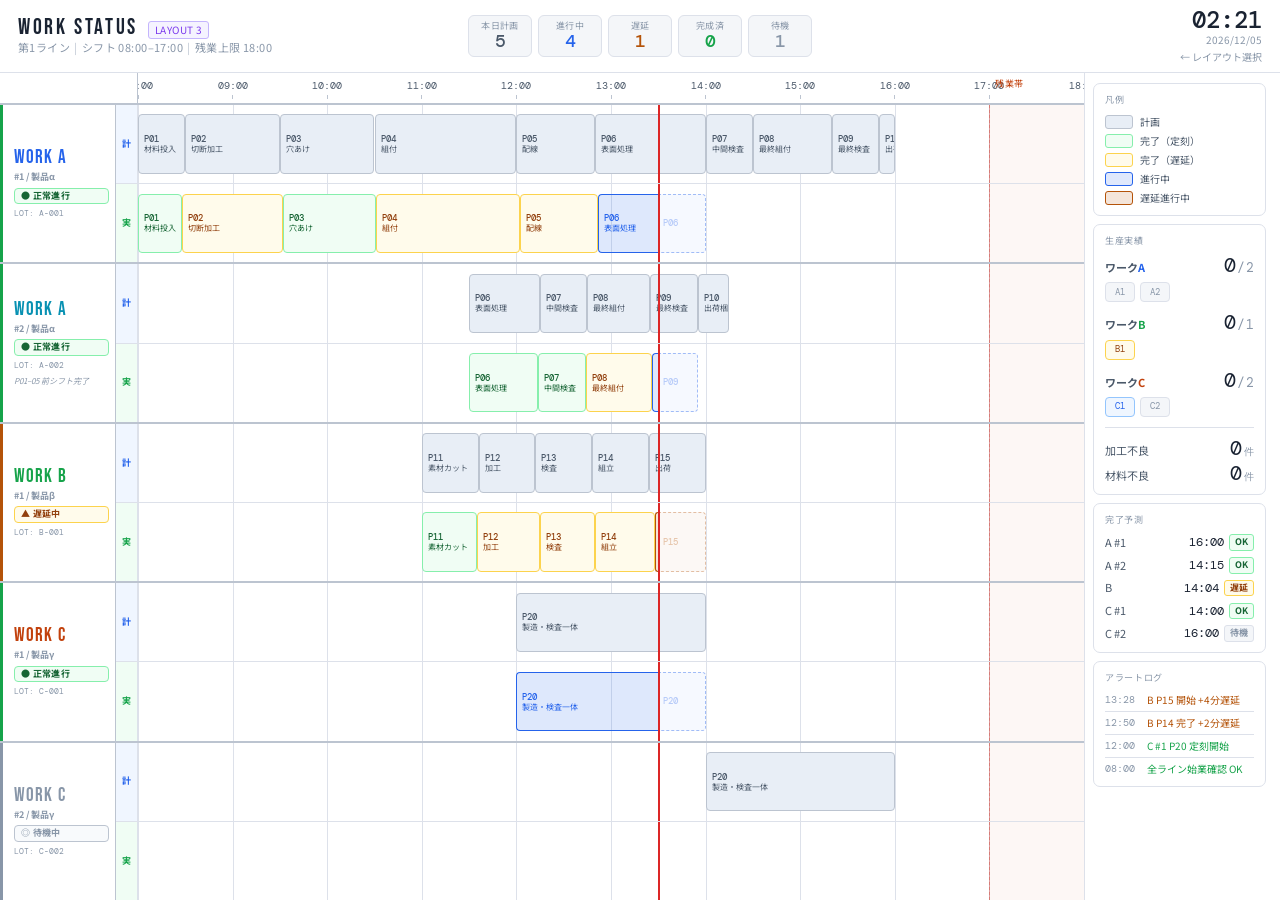
<file: layout-3.html>
<!DOCTYPE html>
<html lang="ja">
<head>
  <meta charset="UTF-8">
  <meta name="viewport" content="width=device-width, initial-scale=1.0">
  <title>生産管理板 — レイアウト3</title>
  <link rel="stylesheet" href="assets/style-common.css">
  <style>
    body {
      display: flex;
      flex-direction: column;
      height: 100vh;
      overflow: hidden;
      background: #ffffff;
    }

    /* ===== HEADER ===== */
    header {
      flex: 0 0 auto;
      display: grid;
      grid-template-columns: 1fr auto 1fr;
      align-items: center;
      gap: 16px;
      padding: 8px 18px;
      background: var(--panel);
      border-bottom: 1px solid var(--border);
    }
    .hd-left  { display: flex; flex-direction: column; gap: 1px; }
    .hd-top   { display: flex; align-items: baseline; gap: 10px; }
    .hd-title { font-family:'Bebas Neue',cursive; font-size:22px; letter-spacing:.12em; line-height:1; }
    .hd-layout-tag {
      font-size:10px; color:#7c3aed;
      border:1px solid #c4b5fd; background:#f5f3ff;
      padding:1px 6px; border-radius:3px; letter-spacing:.04em;
    }
    .hd-meta { font-size:11px; color:var(--dim); letter-spacing:.04em; }
    .hd-meta span { color:var(--border2); margin:0 4px; }
    .kpi-bar  { display:flex; gap:6px; }
    .kpi-item {
      display:flex; flex-direction:column; align-items:center;
      background:var(--panel2); border:1px solid var(--border);
      border-radius:6px; padding:4px 12px; min-width:64px;
    }
    .kpi-label { font-size:9px; color:var(--dim); letter-spacing:.04em; white-space:nowrap; }
    .kpi-val   { font-family:'DM Mono',monospace; font-size:18px; font-weight:500; line-height:1.1; }
    .kv-sub  { color:var(--sub); }   .kv-blue { color:var(--blue); }
    .kv-warn { color:var(--yellow); } .kv-ok   { color:var(--green); }
    .hd-right { display:flex; flex-direction:column; align-items:flex-end; gap:1px; }
    .clock    { font-family:'DM Mono',monospace; font-size:24px; font-weight:500; line-height:1; }
    .clock-meta { font-size:10px; color:var(--dim); }
    .back-link  { font-size:10px; color:var(--dim); text-decoration:none; margin-top:2px; }
    .back-link:hover { color:var(--sub); }

    /* ===== MAIN ===== */
    .main {
      flex: 1 1 0;
      display: grid;
      grid-template-columns: 1fr 196px;
      overflow: hidden;
    }

    /* ===== TIMELINE AREA ===== */
    .tl-area {
      display: flex;
      flex-direction: column;
      overflow: hidden;
    }

    /* Time axis header */
    .tl-header {
      flex: 0 0 32px;
      display: flex;
      background: #ffffff;
      border-bottom: 2px solid var(--border2);
    }
    .th-spacer {
      /* ID列(116px) + ラベル列(22px) */
      flex: 0 0 138px;
      border-right: 1px solid var(--border2);
    }
    .th-axis {
      flex: 1;
      position: relative;
      overflow: hidden;
    }
    .th-tick {
      position: absolute;
      top: 0; bottom: 0;
      display: flex;
      flex-direction: column;
      align-items: center;
      justify-content: flex-end;
      padding-bottom: 4px;
      transform: translateX(-50%);
    }
    .th-tick-time {
      font-family: 'DM Mono', monospace;
      font-size: 10px;
      color: var(--sub);
      white-space: nowrap;
    }
    .th-tick-line { width:1px; height:4px; background:var(--border2); margin-top:2px; }
    .th-overtime-label {
      position: absolute;
      top: 5px;
      font-size: 9px;
      color: var(--orange);
      letter-spacing: .04em;
      white-space: nowrap;
    }

    /* Work rows */
    .tl-rows {
      flex: 1 1 0;
      display: flex;
      flex-direction: column;
      overflow-y: auto;
    }

    /* ── ワーク単位のペア ── */
    .wrow-pair {
      flex: 1 1 0;
      display: flex;
      border-bottom: 2px solid var(--border2);
      position: relative;
      min-height: 0;
    }
    .wrow-pair:last-child { border-bottom: none; }

    /* 左帯 */
    .wrow-pair::before {
      content: '';
      position: absolute;
      left: 0; top: 0; bottom: 0;
      width: 3px;
      z-index: 2;
    }
    .wrow-pair.s-ok::before    { background: var(--green); }
    .wrow-pair.s-warn::before  { background: var(--yellow); }
    .wrow-pair.s-idle::before  { background: var(--dim); }

    /* ID 列 */
    .wrow-id {
      flex: 0 0 116px;
      padding: 8px 6px 8px 14px;
      display: flex;
      flex-direction: column;
      justify-content: center;
      gap: 4px;
      border-right: 1px solid var(--border2);
      background: #ffffff;
      z-index: 1;
    }
    .wi-name { font-family:'Bebas Neue',cursive; font-size:19px; letter-spacing:.06em; line-height:1; }
    .wi-num  { font-size:9px; font-weight:700; color:var(--dim); }
    .wi-lot  { font-family:'DM Mono',monospace; font-size:8px; color:var(--dim); }
    .wi-note { font-size:8px; color:var(--dim); font-style:italic; }

    /* 計画/実績 ペア列 */
    .wrow-right {
      flex: 1;
      display: flex;
      flex-direction: column;
    }

    /* 計画行 / 実績行 */
    .wrow-sub {
      flex: 1 1 0;
      display: flex;
      min-height: 0;
    }
    .wrow-sub.plan-sub   { border-bottom: 1px solid var(--border); }
    .wrow-sub.actual-sub {}

    /* 計/実 ラベル */
    .sub-label {
      flex: 0 0 22px;
      display: flex;
      align-items: center;
      justify-content: center;
      font-size: 9px;
      font-weight: 700;
      letter-spacing: .02em;
      border-right: 1px solid var(--border);
      user-select: none;
    }
    .plan-sub   .sub-label { color: var(--blue);  background: #f0f6ff; }
    .actual-sub .sub-label { color: var(--green); background: #f0fdf4; }

    /* Timeline track */
    .wrow-tl {
      flex: 1;
      position: relative;
      overflow: hidden;
    }

    /* Grid / zone / markers */
    .tl-grid {
      position: absolute; top:0; bottom:0;
      width: 1px; background: #dde1ea;
      pointer-events: none; z-index: 0;
    }
    .tl-ot-zone {
      position: absolute; top:0; bottom:0;
      background: rgba(194,65,12,.04);
      border-left: 1px dashed rgba(194,65,12,.3);
      pointer-events: none; z-index: 0;
    }
    .tl-shift-end {
      position: absolute; top:0; bottom:0;
      width: 1px; background: rgba(220,38,38,.35);
      pointer-events: none; z-index: 2;
    }
    .tl-now {
      position: absolute; top:0; bottom:0;
      width: 2px; background: var(--red);
      pointer-events: none; z-index: 5;
    }
    /* ▼ マーカーは実績行の一番上の now だけに付ける */
    .tl-now.show-arrow::after {
      content: '▼';
      position: absolute;
      top: -11px; left: 50%;
      transform: translateX(-50%);
      color: var(--red);
      font-size: 8px;
    }

    /* ── プロセスブロック ── */
    .proc-block {
      position: absolute;
      top: 12%; height: 76%;
      border-radius: 4px;
      display: flex;
      align-items: center;
      overflow: hidden;
      cursor: pointer;
      z-index: 3;
      transition: filter .12s;
      box-sizing: border-box;
    }
    .proc-block:hover { filter: brightness(1.08); z-index: 10; }

    .pb-label {
      padding: 0 5px;
      white-space: nowrap;
      overflow: hidden;
      display: flex;
      flex-direction: column;
      gap: 1px;
    }
    .pb-id   { font-family:'DM Mono',monospace; font-size:9px; font-weight:500; line-height:1; }
    .pb-name { font-size:8px; line-height:1; }

    /* 計画行ブロック（全工程一律スタイル） */
    .pb-plan { background:#e8eef6; border:1px solid #bcc4d0; color:#4a5869; }

    /* 実績行ブロック */
    .pb-done      { background:var(--tint-green);  border:1px solid #86efac; color:#166534; }
    .pb-done-late { background:var(--tint-yellow); border:1px solid #fcd34d; color:#92400e; }
    .pb-active-done { background:rgba(37,99,235,.15); border:1px solid var(--blue); color:var(--blue); border-right:none; border-radius:4px 0 0 4px; }
    .pb-active-rem  { background:rgba(37,99,235,.04); border:1.5px dashed rgba(37,99,235,.4); color:rgba(37,99,235,.6); border-left:none; border-radius:0 4px 4px 0; }
    .pb-delayed-done { background:rgba(180,83,9,.15); border:1px solid var(--yellow); color:var(--yellow); border-right:none; border-radius:4px 0 0 4px; }
    .pb-delayed-rem  { background:rgba(180,83,9,.04); border:1.5px dashed rgba(180,83,9,.35); color:rgba(180,83,9,.6); border-left:none; border-radius:0 4px 4px 0; }
    .pb-idle-actual  { display:none; } /* 実績行の未着手は非表示 */

    /* ブロック点滅 */
    @keyframes pulse-blue   { 0%,100%{opacity:1} 50%{opacity:.6} }
    @keyframes pulse-yellow { 0%,100%{opacity:1} 50%{opacity:.55} }
    .pb-active-done  { animation: pulse-blue   1.4s ease-in-out infinite; }
    .pb-delayed-done { animation: pulse-yellow 1.1s ease-in-out infinite; }

    /* Tooltip */
    .proc-block .tt {
      display: none;
      position: absolute;
      bottom: calc(100% + 6px);
      left: 0;
      background: var(--panel);
      border: 1px solid var(--border2);
      border-radius: 6px;
      padding: 7px 11px;
      font-size: 10px;
      white-space: nowrap;
      z-index: 100;
      box-shadow: 0 4px 16px rgba(0,0,0,.1);
      pointer-events: none;
    }
    .proc-block:hover .tt { display: block; }
    .tt-name { font-weight:700; color:var(--text); margin-bottom:3px; }
    .tt-row  { color:var(--sub); }
    .tt-row b { color:var(--dim); font-weight:400; }
    .tt-ok   { color:var(--green); }
    .tt-late { color:var(--yellow); }
    .tt-act  { color:var(--blue); }
    .tt-del  { color:var(--yellow); }

    /* ===== SIDEBAR ===== */
    .sidebar {
      display:flex; flex-direction:column; gap:8px;
      padding:10px 14px 10px 8px;
      border-left:1px solid var(--border);
      overflow-y:auto;
    }
    .sb-sec { background:var(--panel); border:1px solid var(--border); border-radius:7px; padding:10px 11px; }
    .sb-title { font-size:9px; color:var(--dim); letter-spacing:.07em; text-transform:uppercase; margin-bottom:8px; }

    /* 凡例 */
    .legend-list { display:flex; flex-direction:column; gap:5px; }
    .lg-row { display:flex; align-items:center; gap:7px; font-size:10px; color:var(--sub); }
    .lg-swatch {
      width: 28px; height: 14px;
      border-radius: 3px;
      flex: 0 0 auto;
    }

    /* 生産実績 */
    .pr-list { display:flex; flex-direction:column; gap:10px; }
    .pr-row  { display:flex; flex-direction:column; gap:5px; }
    .pr-header { display:flex; justify-content:space-between; align-items:baseline; }
    .pr-name  { font-size:11px; color:var(--sub); font-weight:700; }
    .pr-frac  { font-family:'DM Mono',monospace; }
    .pr-done  { font-size:20px; color:var(--text); line-height:1; }
    .pr-slash { font-size:13px; color:var(--dim); margin:0 1px; }
    .pr-total { font-size:13px; color:var(--dim); }
    .pr-dots  { display:flex; gap:5px; }
    .pr-dot   { display:inline-flex; align-items:center; justify-content:center; width:30px; height:20px; border-radius:4px; font-family:'DM Mono',monospace; font-size:9px; }
    .pr-dot-done   { background:var(--tint-green);  border:1px solid #86efac; color:#166534; }
    .pr-dot-active { background:var(--tint-blue);   border:1px solid #93c5fd; color:var(--blue); }
    .pr-dot-warn   { background:var(--tint-yellow); border:1px solid #fcd34d; color:#92400e; }
    .pr-dot-idle   { background:var(--panel2); border:1px solid var(--border); color:var(--dim); }
    .defect-block { margin-top:10px; padding-top:10px; border-top:1px solid var(--border); display:flex; flex-direction:column; gap:5px; }
    .df-row   { display:flex; justify-content:space-between; align-items:baseline; }
    .df-label { font-size:11px; color:var(--sub); }
    .df-val   { font-family:'DM Mono',monospace; font-size:20px; color:var(--text); line-height:1; }
    .df-unit  { font-size:10px; color:var(--dim); margin-left:2px; }

    /* 完了予測 */
    .eta-list { display:flex; flex-direction:column; gap:6px; }
    .el-row   { display:grid; grid-template-columns:1fr auto auto; align-items:center; gap:5px; font-size:11px; }
    .el-name  { color:var(--sub); }
    .el-time  { font-family:'DM Mono',monospace; color:var(--text); font-size:12px; }
    .el-badge { font-size:9px; font-weight:700; padding:1px 5px; border-radius:3px; }
    .eb-ok    { background:var(--tint-green);  color:#166534; border:1px solid #86efac; }
    .eb-warn  { background:var(--tint-yellow); color:#92400e; border:1px solid #fcd34d; }
    .eb-idle  { background:var(--panel2); color:var(--dim); border:1px solid var(--border); }

    /* アラートログ */
    .al-list { display:flex; flex-direction:column; gap:4px; }
    .al-row  { display:grid; grid-template-columns:38px 1fr; gap:4px; font-size:10px; padding-bottom:4px; border-bottom:1px solid var(--border); }
    .al-row:last-child { border-bottom:none; padding-bottom:0; }
    .al-t { font-family:'DM Mono',monospace; color:var(--dim); }
    .al-m-ok   { color:var(--green); }
    .al-m-warn { color:var(--yellow); }
  </style>
</head>
<body>

<!-- ========== HEADER ========== -->
<header>
  <div class="hd-left">
    <div class="hd-top">
      <div class="hd-title">WORK STATUS</div>
      <span class="hd-layout-tag">LAYOUT 3</span>
    </div>
    <div class="hd-meta">第1ライン<span>|</span>シフト 08:00–17:00<span>|</span>残業上限 18:00</div>
  </div>
  <div class="kpi-bar">
    <div class="kpi-item"><span class="kpi-label">本日計画</span><span class="kpi-val kv-sub">5</span></div>
    <div class="kpi-item"><span class="kpi-label">進行中</span><span class="kpi-val kv-blue">4</span></div>
    <div class="kpi-item"><span class="kpi-label">遅延</span><span class="kpi-val kv-warn">1</span></div>
    <div class="kpi-item"><span class="kpi-label">完成済</span><span class="kpi-val kv-ok">0</span></div>
    <div class="kpi-item"><span class="kpi-label">待機</span><span class="kpi-val" style="color:var(--dim)">1</span></div>
  </div>
  <div class="hd-right">
    <div class="clock" id="clock">--:--</div>
    <div class="clock-meta" id="clock-date">----/--/--</div>
    <a href="index.html" class="back-link">← レイアウト選択</a>
  </div>
</header>

<!-- ========== MAIN ========== -->
<div class="main">

  <div class="tl-area">
    <div class="tl-header">
      <div class="th-spacer"></div>
      <div class="th-axis" id="th-axis"></div>
    </div>
    <div class="tl-rows" id="tl-rows"></div>
  </div>

  <!-- ===== SIDEBAR ===== -->
  <div class="sidebar">

    <!-- 凡例 -->
    <div class="sb-sec">
      <div class="sb-title">凡例</div>
      <div class="legend-list">
        <div class="lg-row"><div class="lg-swatch" style="background:#e8eef6;border:1px solid #bcc4d0"></div>計画</div>
        <div class="lg-row"><div class="lg-swatch" style="background:var(--tint-green);border:1px solid #86efac"></div>完了（定刻）</div>
        <div class="lg-row"><div class="lg-swatch" style="background:var(--tint-yellow);border:1px solid #fcd34d"></div>完了（遅延）</div>
        <div class="lg-row"><div class="lg-swatch" style="background:rgba(37,99,235,.15);border:1px solid var(--blue)"></div>進行中</div>
        <div class="lg-row"><div class="lg-swatch" style="background:rgba(180,83,9,.15);border:1px solid var(--yellow)"></div>遅延進行中</div>
      </div>
    </div>

    <!-- 生産実績 -->
    <div class="sb-sec">
      <div class="sb-title">生産実績</div>
      <div class="pr-list">
        <div class="pr-row">
          <div class="pr-header">
            <span class="pr-name">ワーク<span style="color:var(--blue)">A</span></span>
            <span class="pr-frac"><span class="pr-done">0</span><span class="pr-slash">/</span><span class="pr-total">2</span></span>
          </div>
          <div class="pr-dots">
            <span class="pr-dot pr-dot-idle" title="A#1 — P10完了待ち">A1</span>
            <span class="pr-dot pr-dot-idle" title="A#2 — P10完了待ち">A2</span>
          </div>
        </div>
        <div class="pr-row">
          <div class="pr-header">
            <span class="pr-name">ワーク<span style="color:var(--green)">B</span></span>
            <span class="pr-frac"><span class="pr-done">0</span><span class="pr-slash">/</span><span class="pr-total">1</span></span>
          </div>
          <div class="pr-dots">
            <span class="pr-dot pr-dot-warn" title="B — P15遅延進行中">B1</span>
          </div>
        </div>
        <div class="pr-row">
          <div class="pr-header">
            <span class="pr-name">ワーク<span style="color:var(--orange)">C</span></span>
            <span class="pr-frac"><span class="pr-done">0</span><span class="pr-slash">/</span><span class="pr-total">2</span></span>
          </div>
          <div class="pr-dots">
            <span class="pr-dot pr-dot-active" title="C#1 — P20進行中">C1</span>
            <span class="pr-dot pr-dot-idle"   title="C#2 — 14:00開始待ち">C2</span>
          </div>
        </div>
      </div>
      <div class="defect-block">
        <div class="df-row"><span class="df-label">加工不良</span><span class="df-val">0<span class="df-unit">件</span></span></div>
        <div class="df-row"><span class="df-label">材料不良</span><span class="df-val">0<span class="df-unit">件</span></span></div>
      </div>
    </div>

    <!-- 完了予測 -->
    <div class="sb-sec">
      <div class="sb-title">完了予測</div>
      <div class="eta-list">
        <div class="el-row"><span class="el-name">A #1</span><span class="el-time">16:00</span><span class="el-badge eb-ok">OK</span></div>
        <div class="el-row"><span class="el-name">A #2</span><span class="el-time">14:15</span><span class="el-badge eb-ok">OK</span></div>
        <div class="el-row"><span class="el-name">B</span>   <span class="el-time">14:04</span><span class="el-badge eb-warn">遅延</span></div>
        <div class="el-row"><span class="el-name">C #1</span><span class="el-time">14:00</span><span class="el-badge eb-ok">OK</span></div>
        <div class="el-row"><span class="el-name">C #2</span><span class="el-time">16:00</span><span class="el-badge eb-idle">待機</span></div>
      </div>
    </div>

    <!-- アラートログ -->
    <div class="sb-sec">
      <div class="sb-title">アラートログ</div>
      <div class="al-list">
        <div class="al-row"><span class="al-t">13:28</span><span class="al-m-warn">B P15 開始 +4分遅延</span></div>
        <div class="al-row"><span class="al-t">12:50</span><span class="al-m-warn">B P14 完了 +2分遅延</span></div>
        <div class="al-row"><span class="al-t">12:00</span><span class="al-m-ok">C #1 P20 定刻開始</span></div>
        <div class="al-row"><span class="al-t">08:00</span><span class="al-m-ok">全ライン始業確認 OK</span></div>
      </div>
    </div>

  </div><!-- /sidebar -->
</div><!-- /main -->

<script>
// ===== CLOCK =====
function updateClock() {
  const now = new Date();
  document.getElementById('clock').textContent =
    String(now.getHours()).padStart(2,'0') + ':' + String(now.getMinutes()).padStart(2,'0');
  const y=now.getFullYear(), mo=String(now.getMonth()+1).padStart(2,'0'), d=String(now.getDate()).padStart(2,'0');
  document.getElementById('clock-date').textContent = `${y}/${mo}/${d}`;
}
updateClock();
setInterval(updateClock, 30000);

// ===== CONFIG =====
const SHIFT_START = 8 * 60;
const SHIFT_TOTAL = 10 * 60;  // 08:00–18:00
const NOW_TIME    = '13:30';

function toMin(t) { const [h,m]=t.split(':').map(Number); return h*60+m; }
function pct(t)   { return Math.max(0, Math.min(100, (toMin(t)-SHIFT_START)/SHIFT_TOTAL*100)); }
function wPct(s,e){ return Math.max(0, (toMin(e)-toMin(s))/SHIFT_TOTAL*100); }

// ===== WORK DATA (layout-2 と同一) =====
const WORKS = [
  {
    label:'WORK A', num:'#1', product:'製品α', lot:'A-001',
    color:'var(--blue)', status:'s-ok',
    badge:'● 正常進行', badgeCls:'badge-ok', note:null,
    procs:[
      { id:'P01', name:'材料投入', state:'done',      as:'08:00', ae:'08:28', ps:'08:00', pe:'08:30' },
      { id:'P02', name:'切断加工', state:'done-late', as:'08:28', ae:'09:32', ps:'08:30', pe:'09:30' },
      { id:'P03', name:'穴あけ',   state:'done',      as:'09:32', ae:'10:31', ps:'09:30', pe:'10:30' },
      { id:'P04', name:'組付',     state:'done-late', as:'10:31', ae:'12:02', ps:'10:30', pe:'12:00' },
      { id:'P05', name:'配線',     state:'done-late', as:'12:02', ae:'12:52', ps:'12:00', pe:'12:50' },
      { id:'P06', name:'表面処理', state:'active',    as:'12:52', ae:null,    ps:'12:50', pe:'14:00' },
      { id:'P07', name:'中間検査', state:'idle',      as:null,    ae:null,    ps:'14:00', pe:'14:30' },
      { id:'P08', name:'最終組付', state:'idle',      as:null,    ae:null,    ps:'14:30', pe:'15:20' },
      { id:'P09', name:'最終検査', state:'idle',      as:null,    ae:null,    ps:'15:20', pe:'15:50' },
      { id:'P10', name:'出荷梱包', state:'idle',      as:null,    ae:null,    ps:'15:50', pe:'16:00' },
    ],
  },
  {
    label:'WORK A', num:'#2', product:'製品α', lot:'A-002',
    color:'var(--cyan)', status:'s-ok',
    badge:'● 正常進行', badgeCls:'badge-ok', note:'P01–05 前シフト完了',
    procs:[
      { id:'P06', name:'表面処理', state:'done',      as:'11:30', ae:'12:14', ps:'11:30', pe:'12:15' },
      { id:'P07', name:'中間検査', state:'done',      as:'12:14', ae:'12:44', ps:'12:15', pe:'12:45' },
      { id:'P08', name:'最終組付', state:'done-late', as:'12:44', ae:'13:26', ps:'12:45', pe:'13:25' },
      { id:'P09', name:'最終検査', state:'active',    as:'13:26', ae:null,    ps:'13:25', pe:'13:55' },
      { id:'P10', name:'出荷梱包', state:'idle',      as:null,    ae:null,    ps:'13:55', pe:'14:15' },
    ],
  },
  {
    label:'WORK B', num:'#1', product:'製品β', lot:'B-001',
    color:'var(--green)', status:'s-warn',
    badge:'▲ 遅延中', badgeCls:'badge-warn', note:null,
    procs:[
      { id:'P11', name:'素材カット', state:'done',      as:'11:00', ae:'11:35', ps:'11:00', pe:'11:36' },
      { id:'P12', name:'加工',       state:'done-late', as:'11:35', ae:'12:15', ps:'11:36', pe:'12:12' },
      { id:'P13', name:'検査',       state:'done-late', as:'12:15', ae:'12:50', ps:'12:12', pe:'12:48' },
      { id:'P14', name:'組立',       state:'done-late', as:'12:50', ae:'13:28', ps:'12:48', pe:'13:24' },
      { id:'P15', name:'出荷',       state:'delayed',   as:'13:28', ae:null,    ps:'13:24', pe:'14:00' },
    ],
  },
  {
    label:'WORK C', num:'#1', product:'製品γ', lot:'C-001',
    color:'var(--orange)', status:'s-ok',
    badge:'● 正常進行', badgeCls:'badge-ok', note:null,
    procs:[
      { id:'P20', name:'製造・検査一体', state:'active', as:'12:00', ae:null, ps:'12:00', pe:'14:00' },
    ],
  },
  {
    label:'WORK C', num:'#2', product:'製品γ', lot:'C-002',
    color:'var(--dim)', status:'s-idle',
    badge:'◎ 待機中', badgeCls:'badge-idle', note:null,
    procs:[
      { id:'P20', name:'製造・検査一体', state:'idle', as:null, ae:null, ps:'14:00', pe:'16:00' },
    ],
  },
];

// ===== BUILD TIME AXIS =====
function buildAxis() {
  const axis = document.getElementById('th-axis');
  for (let h=8; h<=18; h++) {
    const t = `${String(h).padStart(2,'0')}:00`;
    const tick = document.createElement('div');
    tick.className = 'th-tick';
    tick.style.left = pct(t) + '%';
    tick.innerHTML = `<span class="th-tick-time">${t}</span><span class="th-tick-line"></span>`;
    axis.appendChild(tick);
  }
  const otLabel = document.createElement('span');
  otLabel.className = 'th-overtime-label';
  otLabel.style.left = pct('17:00') + '%';
  otLabel.style.paddingLeft = '6px';
  otLabel.textContent = '残業帯';
  axis.appendChild(otLabel);
}

// ===== グリッド要素を tl に追加 =====
function addGridElements(tl, showArrow) {
  for (let h=8; h<=18; h++) {
    const g = document.createElement('div');
    g.className = 'tl-grid';
    g.style.left = pct(`${String(h).padStart(2,'0')}:00`) + '%';
    tl.appendChild(g);
  }
  // 残業帯
  const ot = document.createElement('div');
  ot.className = 'tl-ot-zone';
  ot.style.left  = pct('17:00') + '%';
  ot.style.width = wPct('17:00','18:00') + '%';
  tl.appendChild(ot);
  // 定時ライン
  const se = document.createElement('div');
  se.className = 'tl-shift-end';
  se.style.left = pct('17:00') + '%';
  tl.appendChild(se);
  // 現在時刻
  const nm = document.createElement('div');
  nm.className = 'tl-now' + (showArrow ? ' show-arrow' : '');
  nm.style.left = pct(NOW_TIME) + '%';
  tl.appendChild(nm);
}

// ===== 計画ブロック =====
function makePlanBlock(p) {
  const blk = document.createElement('div');
  blk.className = 'proc-block pb-plan';
  blk.style.left  = pct(p.ps) + '%';
  blk.style.width = Math.max(wPct(p.ps, p.pe), 0.4) + '%';
  blk.innerHTML = `
    <div class="pb-label">
      <span class="pb-id">${p.id}</span>
      <span class="pb-name">${p.name}</span>
    </div>
    <div class="tt">
      <div class="tt-name">${p.id} — ${p.name}（計画）</div>
      <div class="tt-row"><b>計画: </b>${p.ps} – ${p.pe}</div>
    </div>`;
  return blk;
}

// ===== 実績ブロック =====
function addActualBlocks(tl, p) {
  const nowP   = pct(NOW_TIME);
  const stateLabel = {
    'done':'完了（定刻）','done-late':'完了（遅延あり）',
    'active':'進行中','delayed':'遅延進行中','idle':'未着手',
  }[p.state] || p.state;
  const stateClass = {'done':'tt-ok','done-late':'tt-late','active':'tt-act','delayed':'tt-del','idle':''}[p.state]||'';

  const makeTT = (extra='') => `
    <div class="tt">
      <div class="tt-name">${p.id} — ${p.name}</div>
      <div class="tt-row ${stateClass}">${stateLabel}</div>
      <div class="tt-row"><b>計画: </b>${p.ps} – ${p.pe}</div>
      ${p.as ? `<div class="tt-row"><b>実績: </b>${p.as}${p.ae?' – '+p.ae:' – 進行中'}</div>` : ''}
      ${extra}
    </div>`;

  if (p.state === 'done' || p.state === 'done-late') {
    const blk = document.createElement('div');
    blk.className = `proc-block ${p.state==='done'?'pb-done':'pb-done-late'}`;
    blk.style.left  = pct(p.as) + '%';
    blk.style.width = Math.max(wPct(p.as, p.ae), 0.4) + '%';
    blk.innerHTML = `<div class="pb-label"><span class="pb-id">${p.id}</span><span class="pb-name">${p.name}</span></div>${makeTT()}`;
    tl.appendChild(blk);

  } else if (p.state === 'active' || p.state === 'delayed') {
    const isDel = p.state === 'delayed';
    const startP = pct(p.as);
    const endP   = pct(p.pe);
    const donePct = nowP - startP;
    const remPct  = endP - nowP;

    if (donePct > 0) {
      const d = document.createElement('div');
      d.className = `proc-block ${isDel?'pb-delayed-done':'pb-active-done'}`;
      d.style.left  = startP + '%';
      d.style.width = donePct + '%';
      d.innerHTML = `<div class="pb-label"><span class="pb-id">${p.id}</span><span class="pb-name">${p.name}</span></div>${makeTT()}`;
      tl.appendChild(d);
    }
    if (remPct > 0) {
      const r = document.createElement('div');
      r.className = `proc-block ${isDel?'pb-delayed-rem':'pb-active-rem'}`;
      r.style.left  = nowP + '%';
      r.style.width = remPct + '%';
      r.innerHTML = `<div class="pb-label"><span class="pb-id" style="opacity:.5">${p.id}</span></div>${makeTT()}`;
      tl.appendChild(r);
    }
  }
  // idle は実績行に何も描画しない
}

// ===== BUILD ROWS =====
function buildRows() {
  const container = document.getElementById('tl-rows');
  WORKS.forEach(work => {
    const pair = document.createElement('div');
    pair.className = `wrow-pair ${work.status}`;

    // ── ID 列 ──
    const idCol = document.createElement('div');
    idCol.className = 'wrow-id';
    idCol.innerHTML = `
      <div class="wi-name" style="color:${work.color}">${work.label}</div>
      <div class="wi-num">${work.num} / ${work.product}</div>
      <span class="badge ${work.badgeCls}" style="font-size:9px;padding:1px 6px;">${work.badge}</span>
      <div class="wi-lot">LOT: ${work.lot}</div>
      ${work.note ? `<div class="wi-note">${work.note}</div>` : ''}
    `;
    pair.appendChild(idCol);

    // ── 計画/実績 列 ──
    const right = document.createElement('div');
    right.className = 'wrow-right';

    // 上段：計画
    const planSub = document.createElement('div');
    planSub.className = 'wrow-sub plan-sub';
    const planLabel = document.createElement('div');
    planLabel.className = 'sub-label';
    planLabel.textContent = '計';
    const planTl = document.createElement('div');
    planTl.className = 'wrow-tl';
    addGridElements(planTl, false);
    work.procs.forEach(p => {
      if (p.ps && p.pe) planTl.appendChild(makePlanBlock(p));
    });
    planSub.appendChild(planLabel);
    planSub.appendChild(planTl);

    // 下段：実績
    const actualSub = document.createElement('div');
    actualSub.className = 'wrow-sub actual-sub';
    const actualLabel = document.createElement('div');
    actualLabel.className = 'sub-label';
    actualLabel.textContent = '実';
    const actualTl = document.createElement('div');
    actualTl.className = 'wrow-tl';
    addGridElements(actualTl, true);
    work.procs.forEach(p => addActualBlocks(actualTl, p));
    actualSub.appendChild(actualLabel);
    actualSub.appendChild(actualTl);

    right.appendChild(planSub);
    right.appendChild(actualSub);
    pair.appendChild(right);
    container.appendChild(pair);
  });
}

buildAxis();
buildRows();
</script>
</body>
</html>
</file>
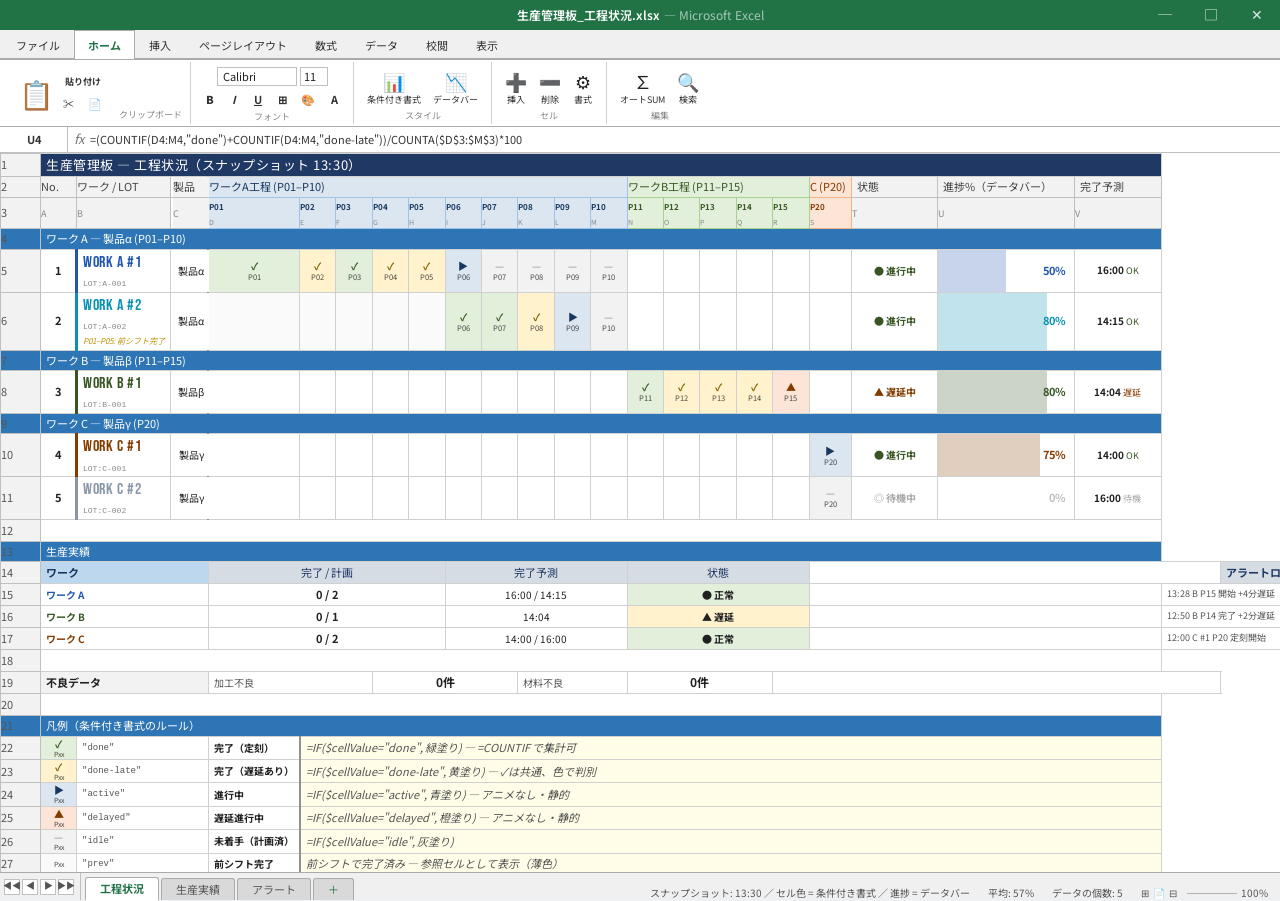
<file: layout-4.html>
<!DOCTYPE html>
<html lang="ja">
<head>
  <meta charset="UTF-8">
  <meta name="viewport" content="width=device-width, initial-scale=1.0">
  <title>生産管理板 — レイアウト4 (Excel風スプレッドシート)</title>
  <link rel="stylesheet" href="assets/style-common.css">
  <link rel="stylesheet" href="assets/style-excel.css">
  <style>
    body { margin:0; padding:0; overflow:hidden; background:#f0f0f0; }
    .xl-sheetarea { overflow: auto; }

    /* ── Main table ── */
    .xl-tbl {
      border-collapse: collapse;
      table-layout: fixed;
    }
    .xl-tbl th, .xl-tbl td {
      border: 1px solid #d0d0d0;
      padding: 0;
      font-weight: normal;
      text-align: left;
      vertical-align: middle;
      white-space: nowrap;
      overflow: hidden;
      font-size: 11px;
    }
    .xl-tbl thead th { position: sticky; top: 0; z-index: 20; }

    /* ── Sticky left helpers ── */
    /* offsets: rn=0, A=40, B=76, C=172  */
    .sticky-l { position: sticky; z-index: 12; }
    .sticky-corner { position: sticky; z-index: 30; }

    /* ── Column sizes ── */
    .col-rn  { width:40px;  min-width:40px; }
    .col-a   { width:36px;  min-width:36px; }
    .col-b   { width:96px;  min-width:96px; }
    .col-c   { width:48px;  min-width:48px; }
    .col-p   { width:32px;  min-width:32px; } /* process cols */
    .col-t   { width:76px;  min-width:76px; } /* 状態 */
    .col-u   { width:88px;  min-width:88px; } /* 進捗% データバー */
    .col-v   { width:76px;  min-width:76px; } /* 完了予測 */

    /* freeze pane border */
    .freeze-border { border-right: 2px solid #909090 !important; }

    /* ── Header cells ── */
    .xl-rn-hdr  { background:#f2f2f2; border-color:#c0c0c0 !important; font-size:10px; color:#555; text-align:right; padding-right:4px; }
    .xl-col-hdr { background:#f2f2f2; font-size:9px; color:#444; font-weight:700; text-align:center; border-color:#c0c0c0 !important; padding:0 1px; }
    .xl-corner  { background:#f2f2f2; border-color:#c0c0c0 !important; }

    /* ── Process group header in header row ── */
    .th-proc-a  { background:#dce6f1 !important; color:#17375e !important; font-size:8px; font-weight:700; text-align:center; border-color:#9dc3e6 !important; }
    .th-proc-b  { background:#e2efda !important; color:#375623 !important; font-size:8px; font-weight:700; text-align:center; border-color:#a9d08e !important; }
    .th-proc-c  { background:#fce4d6 !important; color:#833c00 !important; font-size:8px; font-weight:700; text-align:center; border-color:#f4b183 !important; }

    /* ── Row heights ── */
    .xl-tbl tr.h-title  td { height:26px; }
    .xl-tbl tr.h-hdr2   td { height:22px; }
    .xl-tbl tr.h-hdr    td { height:28px; }
    .xl-tbl tr.h-work   td { height:38px; }
    .xl-tbl tr.h-sec    td { height:20px; }
    .xl-tbl tr.h-norm   td { height:22px; }
    .xl-tbl tr.h-leg    td { height:22px; }

    /* ── Process cell fills (条件付き書式で設定する色 — アニメなし) ── */
    .xc-done      { background:#e2efda; }
    .xc-done-late { background:#fff2cc; }
    .xc-active    { background:#dce6f1; }  /* 静的・アニメなし */
    .xc-delayed   { background:#fce4d6; }  /* 静的・アニメなし */
    .xc-idle      { background:#f2f2f2; }
    .xc-prev      { background:#fafafa; }
    .xc-na        { background:#ffffff; }

    /* Process label inside cell */
    .proc-cell {
      display:flex; flex-direction:column;
      align-items:center; justify-content:center;
      height:100%; font-size:9px; line-height:1.2; padding:1px 2px;
      text-align:center;
    }
    .pc-sym { font-size:10px; font-weight:700; }
    .pc-id  { font-size:7.5px; color:inherit; opacity:.8; }
    .xc-done .pc-sym      { color:#375623; }
    .xc-done-late .pc-sym { color:#7f6000; }
    .xc-active .pc-sym    { color:#17375e; }
    .xc-delayed .pc-sym   { color:#833c00; }
    .xc-idle .pc-sym      { color:#aaa; }
    .xc-prev .pc-sym      { color:#bfbfbf; }

    /* ── Progress Data Bar (Excelの「データバー」条件付き書式を再現) ── */
    .xl-databar-cell {
      padding: 2px 4px !important;
      position: relative;
    }
    .xl-databar-fill {
      position: absolute;
      left: 0; top: 0; bottom: 0;
      opacity: .25; /* 数値テキストと重ねるためトランスペアレント */
      pointer-events: none;
    }
    .xl-databar-val {
      position: relative; z-index: 1;
      font-size: 11px; font-weight: 700;
      width: 100%; text-align: right;
      padding-right: 4px;
      display: block;
    }

    /* ── Fixed data cells ── */
    .xl-pad  { padding:2px 5px !important; }
    .xl-c    { text-align:center !important; }
    .xl-r    { text-align:right !important; }
    .xl-bold { font-weight:700 !important; }
    .xf-title   { background:#1f3864; color:#fff; font-weight:700; }
    .xf-hdr     { background:#d6dce4; color:#1f3864; font-weight:700; }
    .xf-section { background:#2e75b6; color:#fff; font-weight:700; }
    .xf-sub     { background:#bdd7ee; color:#17375e; font-weight:700; }
    .xf-blank   { background:#fff; }
    .xf-note    { background:#fffde7; color:#555; font-style:italic; font-size:9px; }
    .xf-subtot  { background:#f2f2f2; font-weight:700; }

    /* Status text */
    .sb-ok   { color:#375623; font-weight:700; font-size:10px; }
    .sb-warn { color:#833c00; font-weight:700; font-size:10px; }
    .sb-idle { color:#aaa;    font-weight:700; font-size:10px; }

    /* Work color accent */
    .wk-a1 { border-left:3px solid #2056ae !important; }
    .wk-a2 { border-left:3px solid #0891b2 !important; }
    .wk-b  { border-left:3px solid #375623 !important; }
    .wk-c1 { border-left:3px solid #833c00 !important; }
    .wk-c2 { border-left:3px solid #8896a8 !important; }
  </style>
</head>
<body>
<div class="xl-app">

  <!-- Title bar -->
  <div class="xl-titlebar">
    <span class="xl-filename">生産管理板_工程状況.xlsx</span>
    <span class="xl-appname">— Microsoft Excel</span>
    <div class="xl-winbtns">
      <div class="xl-winbtn">─</div>
      <div class="xl-winbtn">□</div>
      <div class="xl-winbtn xl-close">✕</div>
    </div>
  </div>

  <!-- Ribbon -->
  <div class="xl-ribbon">
    <div class="xl-ribbon-tabs">
      <div class="xl-rtab">ファイル</div>
      <div class="xl-rtab xl-active">ホーム</div>
      <div class="xl-rtab">挿入</div>
      <div class="xl-rtab">ページレイアウト</div>
      <div class="xl-rtab">数式</div>
      <div class="xl-rtab">データ</div>
      <div class="xl-rtab">校閲</div>
      <div class="xl-rtab">表示</div>
    </div>
    <div class="xl-ribbon-body">
      <div class="xl-rgrp" style="flex-direction:row;align-items:center;gap:4px;">
        <div class="xl-rbtn-paste">
          <span class="xl-rbtn-icon">📋</span>
          <div style="display:flex;flex-direction:column;gap:1px;">
            <div class="xl-rbtn-sm" style="font-size:9px;">貼り付け</div>
            <div class="xl-rbtn-row"><div class="xl-rbtn-sm">✂</div><div class="xl-rbtn-sm">📄</div></div>
          </div>
        </div>
        <div class="xl-rgrp-label" style="align-self:flex-end">クリップボード</div>
      </div>
      <div class="xl-rgrp">
        <div class="xl-rgrp-content" style="flex-direction:column;gap:3px;">
          <div style="display:flex;gap:3px;align-items:center;">
            <div style="border:1px solid #c0c0c0;padding:1px 5px;font-size:11px;background:#fff;min-width:80px;">Calibri</div>
            <div style="border:1px solid #c0c0c0;padding:1px 3px;font-size:11px;background:#fff;width:28px;">11</div>
          </div>
          <div class="xl-rbtn-row">
            <div class="xl-rbtn-sm" style="font-weight:900;">B</div>
            <div class="xl-rbtn-sm" style="font-style:italic;">I</div>
            <div class="xl-rbtn-sm" style="text-decoration:underline;">U</div>
            <div class="xl-rbtn-sm">⊞</div><div class="xl-rbtn-sm">🎨</div><div class="xl-rbtn-sm">A</div>
          </div>
        </div>
        <div class="xl-rgrp-label">フォント</div>
      </div>
      <div class="xl-rgrp">
        <div class="xl-rgrp-content">
          <div class="xl-rbtn"><span class="xl-rbtn-icon">📊</span><span class="xl-rbtn-label">条件付き書式</span></div>
          <div class="xl-rbtn"><span class="xl-rbtn-icon">📉</span><span class="xl-rbtn-label">データバー</span></div>
        </div>
        <div class="xl-rgrp-label">スタイル</div>
      </div>
      <div class="xl-rgrp">
        <div class="xl-rgrp-content">
          <div class="xl-rbtn"><span class="xl-rbtn-icon">➕</span><span class="xl-rbtn-label">挿入</span></div>
          <div class="xl-rbtn"><span class="xl-rbtn-icon">➖</span><span class="xl-rbtn-label">削除</span></div>
          <div class="xl-rbtn"><span class="xl-rbtn-icon">⚙</span><span class="xl-rbtn-label">書式</span></div>
        </div>
        <div class="xl-rgrp-label">セル</div>
      </div>
      <div class="xl-rgrp">
        <div class="xl-rgrp-content">
          <div class="xl-rbtn"><span class="xl-rbtn-icon">∑</span><span class="xl-rbtn-label">オートSUM</span></div>
          <div class="xl-rbtn"><span class="xl-rbtn-icon">🔍</span><span class="xl-rbtn-label">検索</span></div>
        </div>
        <div class="xl-rgrp-label">編集</div>
      </div>
    </div>
  </div>

  <!-- Formula bar
       選択セル: U4 (進捗% — Work A#1)
       数式: 完了工程数 / 全工程数 * 100
       進捗列には「条件付き書式 → データバー」を適用 -->
  <div class="xl-formulabar">
    <div class="xl-namebox">U4</div>
    <div class="xl-fx-icon">fx</div>
    <div class="xl-fxbar">=(COUNTIF(D4:M4,"done")+COUNTIF(D4:M4,"done-late"))/COUNTA($D$3:$M$3)*100</div>
  </div>

  <!-- Sheet area -->
  <div class="xl-sheetarea">
    <table class="xl-tbl" id="main-table">
      <thead id="thead-row"></thead>
      <tbody id="tbody-rows"></tbody>
    </table>
  </div>

  <!-- Tab bar -->
  <div class="xl-tabbar">
    <div class="xl-tabnav">
      <div class="xl-tabnav-btn">◀◀</div>
      <div class="xl-tabnav-btn">◀</div>
      <div class="xl-tabnav-btn">▶</div>
      <div class="xl-tabnav-btn">▶▶</div>
    </div>
    <div class="xl-tab xl-active">工程状況</div>
    <div class="xl-tab">生産実績</div>
    <div class="xl-tab">アラート</div>
    <div class="xl-tab" style="color:#217346;">＋</div>
    <div class="xl-statusbar">
      <span>スナップショット: 13:30 ／ セル色 = 条件付き書式 ／ 進捗 = データバー</span>
      <span id="stat-avg">平均: 57%</span>
      <span id="stat-cnt">データの個数: 5</span>
      <span style="display:flex;gap:4px;align-items:center;">
        <span>⊞</span><span>📄</span><span>⊟</span>&nbsp;<span>─────</span><span>100%</span>
      </span>
    </div>
  </div>

</div>

<script>
// ═══════════════════════════════════════════════
//  PROCESS DEFINITIONS (全16工程)
// ═══════════════════════════════════════════════
const ALL_PROCS = [
  // Work A (P01–P10)
  {id:'P01', name:'材料投入',   group:'A'},
  {id:'P02', name:'切断加工',   group:'A'},
  {id:'P03', name:'穴あけ',     group:'A'},
  {id:'P04', name:'組付',       group:'A'},
  {id:'P05', name:'配線',       group:'A'},
  {id:'P06', name:'表面処理',   group:'A'},
  {id:'P07', name:'中間検査',   group:'A'},
  {id:'P08', name:'最終組付',   group:'A'},
  {id:'P09', name:'最終検査',   group:'A'},
  {id:'P10', name:'出荷梱包',   group:'A'},
  // Work B (P11–P15)
  {id:'P11', name:'素材カット', group:'B'},
  {id:'P12', name:'加工',       group:'B'},
  {id:'P13', name:'検査',       group:'B'},
  {id:'P14', name:'組立',       group:'B'},
  {id:'P15', name:'出荷',       group:'B'},
  // Work C (P20)
  {id:'P20', name:'製造・検査一体', group:'C'},
];

// ─ state → [cellClass, symbol] ─
// ※ アニメーションなし: Excelはセルアニメ不可
const STATE_MAP = {
  'done':      ['xc-done',      '✓'],
  'done-late': ['xc-done-late', '✓'],
  'active':    ['xc-active',    '▶'],
  'delayed':   ['xc-delayed',   '▲'],
  'idle':      ['xc-idle',      '—'],
  'prev':      ['xc-prev',      ''],
  'n/a':       ['xc-na',        ''],
};

// ─ Data Bar color per work ─
const BAR_COLORS = {
  'wk-a1':'#2056ae', 'wk-a2':'#0891b2',
  'wk-b':'#375623',  'wk-c1':'#833c00', 'wk-c2':'#8896a8',
};

// ═══════════════════════════════════════════════
//  WORK DATA
// ═══════════════════════════════════════════════
const WORKS = [
  {
    no:1, label:'WORK A #1', nameColor:'#2056ae', product:'製品α', lot:'A-001',
    accentCls:'wk-a1', badge:'● 進行中', badgeCls:'sb-ok', eta:'16:00', etaNote:'OK',
    progress:50, section:'ワーク A — 製品α (P01–P10)', showSection:true,
    // 条件付き書式ルール: セル値="done"→緑, "done-late"→黄, "active"→青, etc.
    procStates:{
      P01:'done', P02:'done-late', P03:'done', P04:'done-late', P05:'done-late',
      P06:'active', P07:'idle', P08:'idle', P09:'idle', P10:'idle',
    },
  },
  {
    no:2, label:'WORK A #2', nameColor:'#0891b2', product:'製品α', lot:'A-002',
    accentCls:'wk-a2', badge:'● 進行中', badgeCls:'sb-ok', eta:'14:15', etaNote:'OK',
    progress:80, section:null, showSection:false, note:'P01–P05: 前シフト完了',
    procStates:{
      P01:'prev', P02:'prev', P03:'prev', P04:'prev', P05:'prev',
      P06:'done', P07:'done', P08:'done-late', P09:'active', P10:'idle',
    },
  },
  {
    no:3, label:'WORK B #1', nameColor:'#375623', product:'製品β', lot:'B-001',
    accentCls:'wk-b', badge:'▲ 遅延中', badgeCls:'sb-warn', eta:'14:04', etaNote:'遅延',
    progress:80, section:'ワーク B — 製品β (P11–P15)', showSection:true,
    procStates:{
      P11:'done', P12:'done-late', P13:'done-late', P14:'done-late', P15:'delayed',
    },
  },
  {
    no:4, label:'WORK C #1', nameColor:'#833c00', product:'製品γ', lot:'C-001',
    accentCls:'wk-c1', badge:'● 進行中', badgeCls:'sb-ok', eta:'14:00', etaNote:'OK',
    progress:75, section:'ワーク C — 製品γ (P20)', showSection:true,
    procStates:{ P20:'active' },
  },
  {
    no:5, label:'WORK C #2', nameColor:'#8896a8', product:'製品γ', lot:'C-002',
    accentCls:'wk-c2', badge:'◎ 待機中', badgeCls:'sb-idle', eta:'16:00', etaNote:'待機',
    progress:0, section:null, showSection:false,
    procStates:{ P20:'idle' },
  },
];

// ═══════════════════════════════════════════════
//  STICKY LEFT CONFIG
//  rn=0, A=40, B=76, C=172
// ═══════════════════════════════════════════════
const SL = [0, 40, 76, 172];
const SZ = [30, 25, 25, 22];

function sl(el, ci) {
  el.style.position = 'sticky';
  el.style.left = SL[ci] + 'px';
  el.style.zIndex = SZ[ci];
}
function slTop(el, ci) {
  sl(el, ci);
  el.style.top = '0';
  el.style.zIndex = SZ[ci] + 10;
}

// ═══════════════════════════════════════════════
//  BUILD COLGROUP
// ═══════════════════════════════════════════════
function buildColgroup() {
  const cg = document.createElement('colgroup');
  // fixed
  [40, 36, 96, 48].forEach(w => {
    const c = document.createElement('col'); c.style.width = w+'px'; cg.appendChild(c);
  });
  // 16 process cols × 32px
  ALL_PROCS.forEach(() => {
    const c = document.createElement('col'); c.style.width = '32px'; cg.appendChild(c);
  });
  // 状態, 進捗%, 完了予測
  [76, 88, 76].forEach(w => {
    const c = document.createElement('col'); c.style.width = w+'px'; cg.appendChild(c);
  });
  document.getElementById('main-table').prepend(cg);
}

// ═══════════════════════════════════════════════
//  BUILD HEADER
// ═══════════════════════════════════════════════
function buildHeader() {
  const thead = document.getElementById('thead-row');
  let rowNum = 1;

  // ── Row 1: Title ──
  const r1 = document.createElement('tr'); r1.className = 'h-title';
  const r1rn = th('xl-rn-hdr xl-corner'); slTop(r1rn, 0); r1rn.textContent = rowNum++; r1.appendChild(r1rn);
  const r1td = th('xl-pad xf-title'); slTop(r1td, 1);
  r1td.colSpan = 3 + ALL_PROCS.length + 3;
  r1td.style.fontSize = '13px'; r1td.style.letterSpacing = '.04em';
  r1td.textContent = '生産管理板 — 工程状況（スナップショット 13:30）';
  r1.appendChild(r1td); thead.appendChild(r1);

  // ── Row 2: Process group header ──
  // (P01–P10 = Work A, P11–P15 = Work B, P20 = Work C)
  const r2 = document.createElement('tr'); r2.className = 'h-hdr2';
  const r2rn = th('xl-rn-hdr xl-corner'); slTop(r2rn, 0); r2rn.textContent = rowNum++; r2.appendChild(r2rn);
  ['No.','ワーク / LOT','製品'].forEach((txt, i) => {
    const c = th('xl-col-hdr'); slTop(c, i+1);
    if (i === 2) c.classList.add('freeze-border');
    c.textContent = txt; r2.appendChild(c);
  });
  // Process group spans
  const groups = [
    { label:'ワークA工程 (P01–P10)', cls:'th-proc-a', count:10 },
    { label:'ワークB工程 (P11–P15)', cls:'th-proc-b', count:5 },
    { label:'C (P20)', cls:'th-proc-c', count:1 },
  ];
  groups.forEach(g => {
    const c = th(g.cls); c.colSpan = g.count; c.textContent = g.label; r2.appendChild(c);
  });
  // T, U, V headers
  ['状態','進捗%（データバー）','完了予測'].forEach(txt => {
    const c = th('xl-col-hdr xl-pad'); c.textContent = txt; r2.appendChild(c);
  });
  thead.appendChild(r2);

  // ── Row 3: Column letters / process IDs ──
  const r3 = document.createElement('tr'); r3.className = 'h-hdr';
  const r3rn = th('xl-rn-hdr xl-corner'); slTop(r3rn, 0); r3rn.textContent = rowNum++; r3.appendChild(r3rn);
  const letters = ['A','B','C'];
  letters.forEach((l, i) => {
    const c = th('xl-col-hdr'); slTop(c, i+1);
    if (i === 2) c.classList.add('freeze-border');
    c.innerHTML = `<span style="font-size:9px;color:#888;">${l}</span>`;
    r3.appendChild(c);
  });
  // Process columns: show ID
  const procLetters = 'DEFGHIJKLMNOPQRS'.split('');
  ALL_PROCS.forEach((p, pi) => {
    const c = th('xl-col-hdr');
    const grpCls = p.group==='A'?'th-proc-a': p.group==='B'?'th-proc-b':'th-proc-c';
    c.classList.add(grpCls);
    c.innerHTML = `<span style="font-size:8px;font-weight:700;">${p.id}</span><br>`
                + `<span style="font-size:7px;color:#888;overflow:hidden;">${procLetters[pi]||''}</span>`;
    r3.appendChild(c);
  });
  // T, U, V letters
  ['T','U','V'].forEach(l => {
    const c = th('xl-col-hdr');
    c.innerHTML = `<span style="font-size:9px;color:#888;">${l}</span>`;
    r3.appendChild(c);
  });
  thead.appendChild(r3);
}

function th(cls) {
  const el = document.createElement('th');
  if (cls) el.className = cls;
  return el;
}

// ═══════════════════════════════════════════════
//  BUILD ROWS
// ═══════════════════════════════════════════════
function buildRows() {
  const tbody = document.getElementById('tbody-rows');
  let rowNum = 4;

  WORKS.forEach(work => {
    // ── Section header ──
    if (work.showSection && work.section) {
      const secTr = document.createElement('tr'); secTr.className = 'h-sec';
      const secRn = td('xl-rn-hdr sticky-l'); sl(secRn, 0);
      secRn.style.background = '#2e75b6'; secRn.style.borderColor = '#1f4e79';
      secRn.textContent = rowNum++;
      secTr.appendChild(secRn);
      const secTd = td('xl-pad xf-section'); sl(secTd, 1);
      secTd.colSpan = 3 + ALL_PROCS.length + 3;
      secTd.textContent = work.section;
      secTr.appendChild(secTd);
      tbody.appendChild(secTr);
    }

    // ── Work row ──
    const tr = document.createElement('tr'); tr.className = 'h-work';

    // rownum
    const rn = td('xl-rn-hdr sticky-l'); sl(rn, 0); rn.textContent = rowNum++; tr.appendChild(rn);

    // A: No.
    const tA = td('xl-pad xl-c xl-bold xf-blank sticky-l'); sl(tA, 1); tA.textContent = work.no; tr.appendChild(tA);

    // B: ワーク
    const tB = td(`xl-pad xf-blank sticky-l ${work.accentCls}`); sl(tB, 2);
    tB.innerHTML = `<span style="font-family:'Bebas Neue',cursive;font-size:16px;letter-spacing:.04em;color:${work.nameColor};">${work.label}</span><br>`
      + `<span style="font-size:8px;color:#888;font-family:'Courier New',monospace;">LOT:${work.lot}</span>`
      + (work.note ? `<br><span style="font-size:8px;color:#bf8f00;font-style:italic;">${work.note}</span>` : '');
    tr.appendChild(tB);

    // C: 製品 (freeze border)
    const tC = td('xl-pad xl-c xf-blank sticky-l freeze-border'); sl(tC, 3);
    tC.style.fontSize = '10px'; tC.textContent = work.product; tr.appendChild(tC);

    // ── Process cells ──
    // 条件付き書式: セル値 = 状態コード → 塗り色
    // =IF($cellValue="done", [緑], IF($cellValue="active", [青], ...))
    ALL_PROCS.forEach(p => {
      const state = work.procStates[p.id] || 'n/a';
      const [cls, sym] = STATE_MAP[state];
      const procTd = td(cls);
      if (sym) {
        // セル内テキスト: 状態記号 + ID (Excel セル入力値を再現)
        procTd.innerHTML = `<div class="proc-cell"><span class="pc-sym">${sym}</span><span class="pc-id">${p.id}</span></div>`;
      }
      tr.appendChild(procTd);
    });

    // T: 状態
    const tT = td('xl-pad xl-c xf-blank'); tT.innerHTML = `<span class="${work.badgeCls}">${work.badge}</span>`; tr.appendChild(tT);

    // U: 進捗% (データバー — Excel の「条件付き書式 → データバー」相当)
    const tU = td('xl-databar-cell xf-blank');
    const barColor = BAR_COLORS[work.accentCls] || '#2056ae';
    const pct = work.progress;
    tU.innerHTML = `
      <div class="xl-databar-fill" style="width:${pct}%;background:${barColor};"></div>
      <span class="xl-databar-val" style="color:${pct>0?barColor:'#bfbfbf'};">${pct}%</span>`;
    tr.appendChild(tU);

    // V: 完了予測
    const tV = td('xl-pad xl-c xf-blank');
    const etaColor = work.etaNote==='遅延'?'#833c00': work.etaNote==='待機'?'#aaa':'#375623';
    tV.style.fontSize = '10px';
    tV.innerHTML = `<span style="font-weight:700;">${work.eta}</span> <span style="font-size:9px;color:${etaColor};">${work.etaNote}</span>`;
    tr.appendChild(tV);

    tbody.appendChild(tr);
  });

  // ── Blank separator ──
  appendBlank(tbody, rowNum++, 3 + ALL_PROCS.length + 3);

  // ── 生産実績 section ──
  appendSection(tbody, rowNum++, '生産実績', 3 + ALL_PROCS.length + 3);

  // Header
  const resHdrTr = document.createElement('tr'); resHdrTr.className = 'h-hdr2';
  const resHdrRn = td('xl-rn-hdr sticky-l'); sl(resHdrRn, 0); resHdrRn.textContent = rowNum++;
  resHdrTr.appendChild(resHdrRn);
  [['ワーク','xl-pad xf-sub xl-bold sticky-l',1],
   ['完了 / 計画','xl-pad xf-hdr xl-c',null],
   ['完了予測','xl-pad xf-hdr xl-c',null],
   ['状態','xl-pad xf-hdr xl-c',null],
  ].forEach(([txt, cls, ci]) => {
    const c = td(cls); if (ci!==null) sl(c, ci); c.colSpan = ci===1 ? 3 : 5; c.textContent = txt; resHdrTr.appendChild(c);
  });
  const resRest = td('xf-blank'); resRest.colSpan = ALL_PROCS.length - 8; resHdrTr.appendChild(resRest);
  // alert header
  const alHdr = td('xl-pad xf-hdr xl-bold'); alHdr.colSpan = 5; alHdr.textContent = 'アラートログ'; resHdrTr.appendChild(alHdr);
  tbody.appendChild(resHdrTr);

  // Data rows
  const resData = [
    { name:'ワーク A', nameColor:'#2056ae', frac:'0 / 2', eta:'16:00 / 14:15', status:'● 正常',  stCls:'xc-done',      alert:'13:28  B P15 開始 +4分遅延' },
    { name:'ワーク B', nameColor:'#375623', frac:'0 / 1', eta:'14:04',          status:'▲ 遅延',   stCls:'xc-done-late', alert:'12:50  B P14 完了 +2分遅延' },
    { name:'ワーク C', nameColor:'#833c00', frac:'0 / 2', eta:'14:00 / 16:00',  status:'● 正常',  stCls:'xc-done',      alert:'12:00  C #1 P20 定刻開始' },
  ];
  resData.forEach(r => {
    const rtr = document.createElement('tr'); rtr.className = 'h-norm';
    const rrn = td('xl-rn-hdr sticky-l'); sl(rrn, 0); rrn.textContent = rowNum++;
    rtr.appendChild(rrn);
    const rA = td('xl-pad xl-bold sticky-l xf-blank'); sl(rA, 1); rA.colSpan = 3;
    rA.innerHTML = `<span style="color:${r.nameColor};font-size:10px;">${r.name}</span>`; rtr.appendChild(rA);
    const rFrac = td('xl-pad xl-c xf-blank xl-bold'); rFrac.colSpan = 5; rFrac.style.fontSize='11px'; rFrac.textContent = r.frac; rtr.appendChild(rFrac);
    const rEta = td('xl-pad xl-c xf-blank'); rEta.colSpan = 5; rEta.style.fontSize='10px'; rEta.textContent = r.eta; rtr.appendChild(rEta);
    const rSt = td(`xl-pad xl-c xl-bold ${r.stCls}`); rSt.colSpan = 5; rSt.style.fontSize='10px'; rSt.textContent = r.status; rtr.appendChild(rSt);
    const rRest = td('xf-blank'); rRest.colSpan = ALL_PROCS.length - 10; rtr.appendChild(rRest);
    const rAl = td('xl-pad xf-blank'); rAl.colSpan = 5; rAl.style.fontSize='9px'; rAl.style.color='#555'; rAl.textContent = r.alert; rtr.appendChild(rAl);
    tbody.appendChild(rtr);
  });

  // ── 不良データ ──
  appendBlank(tbody, rowNum++, 3 + ALL_PROCS.length + 3);
  const defTr = document.createElement('tr'); defTr.className = 'h-norm';
  const defRn = td('xl-rn-hdr sticky-l'); sl(defRn, 0); defRn.textContent = rowNum++;
  defTr.appendChild(defRn);
  const defA = td('xl-pad xl-bold xf-subtot sticky-l'); sl(defA, 1); defA.colSpan = 3; defA.textContent = '不良データ'; defTr.appendChild(defA);
  [['加工不良','0件'],['材料不良','0件']].forEach(([k,v]) => {
    const dk = td('xl-pad xf-blank'); dk.colSpan=3; dk.style.fontSize='10px'; dk.style.color='#555'; dk.textContent=k; defTr.appendChild(dk);
    const dv = td('xl-pad xl-bold xf-blank xl-c'); dv.colSpan=4; dv.style.fontSize='12px'; dv.textContent=v; defTr.appendChild(dv);
  });
  const defRest = td('xf-blank'); defRest.colSpan = ALL_PROCS.length - 10 + 3; defTr.appendChild(defRest);
  tbody.appendChild(defTr);

  // ── Blank + 凡例 ──
  appendBlank(tbody, rowNum++, 3 + ALL_PROCS.length + 3);
  appendSection(tbody, rowNum++, '凡例（条件付き書式のルール）', 3 + ALL_PROCS.length + 3);

  const legItems = [
    ['xc-done',      '✓', 'done',      '完了（定刻）',    '=IF($cellValue="done", 緑塗り) — =COUNTIF で集計可'],
    ['xc-done-late', '✓', 'done-late', '完了（遅延あり）', '=IF($cellValue="done-late", 黄塗り) — ✓は共通、色で判別'],
    ['xc-active',    '▶', 'active',    '進行中',          '=IF($cellValue="active", 青塗り) — アニメなし・静的'],
    ['xc-delayed',   '▲', 'delayed',   '遅延進行中',       '=IF($cellValue="delayed", 橙塗り) — アニメなし・静的'],
    ['xc-idle',      '—', 'idle',      '未着手（計画済）', '=IF($cellValue="idle", 灰塗り)'],
    ['xc-prev',      '',  'prev',      '前シフト完了',     '前シフトで完了済み — 参照セルとして表示（薄色）'],
    ['xc-na',        '',  'n/a',       '対象外工程',       '当該ワークに存在しない工程 — 空白（白）'],
  ];

  legItems.forEach(([cls, sym, val, label, note]) => {
    const ltr = document.createElement('tr'); ltr.className = 'h-leg';
    const lrn = td('xl-rn-hdr sticky-l'); sl(lrn, 0); lrn.textContent = rowNum++; ltr.appendChild(lrn);
    // swatch
    const sw = td(`${cls} xl-c sticky-l`); sl(sw, 1);
    sw.innerHTML = `<div class="proc-cell"><span class="pc-sym">${sym}</span><span class="pc-id" style="font-size:7px;">Pxx</span></div>`;
    ltr.appendChild(sw);
    // セル値
    const cv = td('xl-pad xf-blank sticky-l'); sl(cv, 2); cv.colSpan=2;
    cv.style.fontSize='9px'; cv.style.fontFamily='Courier New,monospace'; cv.style.color='#555';
    cv.textContent = '"' + val + '"'; ltr.appendChild(cv);
    // label
    const lb = td('xl-pad xl-bold xf-blank freeze-border');
    lb.style.fontSize='10px'; lb.textContent = label; ltr.appendChild(lb);
    // note
    const nt = td('xl-pad xf-note'); nt.colSpan = ALL_PROCS.length + 2;
    nt.textContent = note; ltr.appendChild(nt);
    tbody.appendChild(ltr);
  });

  // progress data bar note
  const pNote = document.createElement('tr'); pNote.className = 'h-leg';
  const pRn = td('xl-rn-hdr sticky-l'); sl(pRn, 0); pRn.textContent = rowNum++;
  pNote.appendChild(pRn);
  const pSw = td('xl-databar-cell xf-blank sticky-l'); sl(pSw, 1);
  pSw.innerHTML = '<div class="xl-databar-fill" style="width:60%;background:#2056ae;"></div><span class="xl-databar-val" style="color:#2056ae;">60%</span>';
  pNote.appendChild(pSw);
  const pLabel = td('xl-pad xl-bold xf-blank sticky-l'); sl(pLabel, 2); pLabel.colSpan=2;
  pLabel.style.fontSize='10px'; pLabel.textContent = 'データバー'; pNote.appendChild(pLabel);
  const pFreeze = td('xl-pad xl-bold xf-blank freeze-border');
  pFreeze.style.fontSize='10px'; pFreeze.textContent = '進捗%'; pNote.appendChild(pFreeze);
  const pNt = td('xl-pad xf-note'); pNt.colSpan = ALL_PROCS.length + 2;
  pNt.textContent = '「条件付き書式 → データバー」で適用。数値(%) + 塗りバーを重ねて表示。数式: =(COUNTIF(D行:M行,"done")+COUNTIF(D行:M行,"done-late"))/COUNTA($D$3:$S$3)*100';
  pNote.appendChild(pNt);
  tbody.appendChild(pNote);

  // extra blanks
  for (let i=0; i<3; i++) appendBlank(tbody, rowNum++, 3+ALL_PROCS.length+3);
}

function td(cls) {
  const el = document.createElement('td');
  if (cls) el.className = cls;
  return el;
}
function appendBlank(tbody, rn, span) {
  const tr = document.createElement('tr'); tr.className='h-norm';
  const t0 = td('xl-rn-hdr sticky-l'); sl(t0,0); t0.textContent=rn; tr.appendChild(t0);
  const t1 = td('xf-blank'); t1.colSpan=span; tr.appendChild(t1);
  tbody.appendChild(tr);
}
function appendSection(tbody, rn, label, span) {
  const tr = document.createElement('tr'); tr.className='h-sec';
  const t0 = td('xl-rn-hdr sticky-l'); sl(t0,0);
  t0.style.background='#2e75b6'; t0.style.borderColor='#1f4e79'; t0.textContent=rn; tr.appendChild(t0);
  const t1 = td('xl-pad xf-section'); sl(t1,1); t1.colSpan=span; t1.textContent=label; tr.appendChild(t1);
  tbody.appendChild(tr);
}

buildColgroup();
buildHeader();
buildRows();
</script>
</body>
</html>
</file>
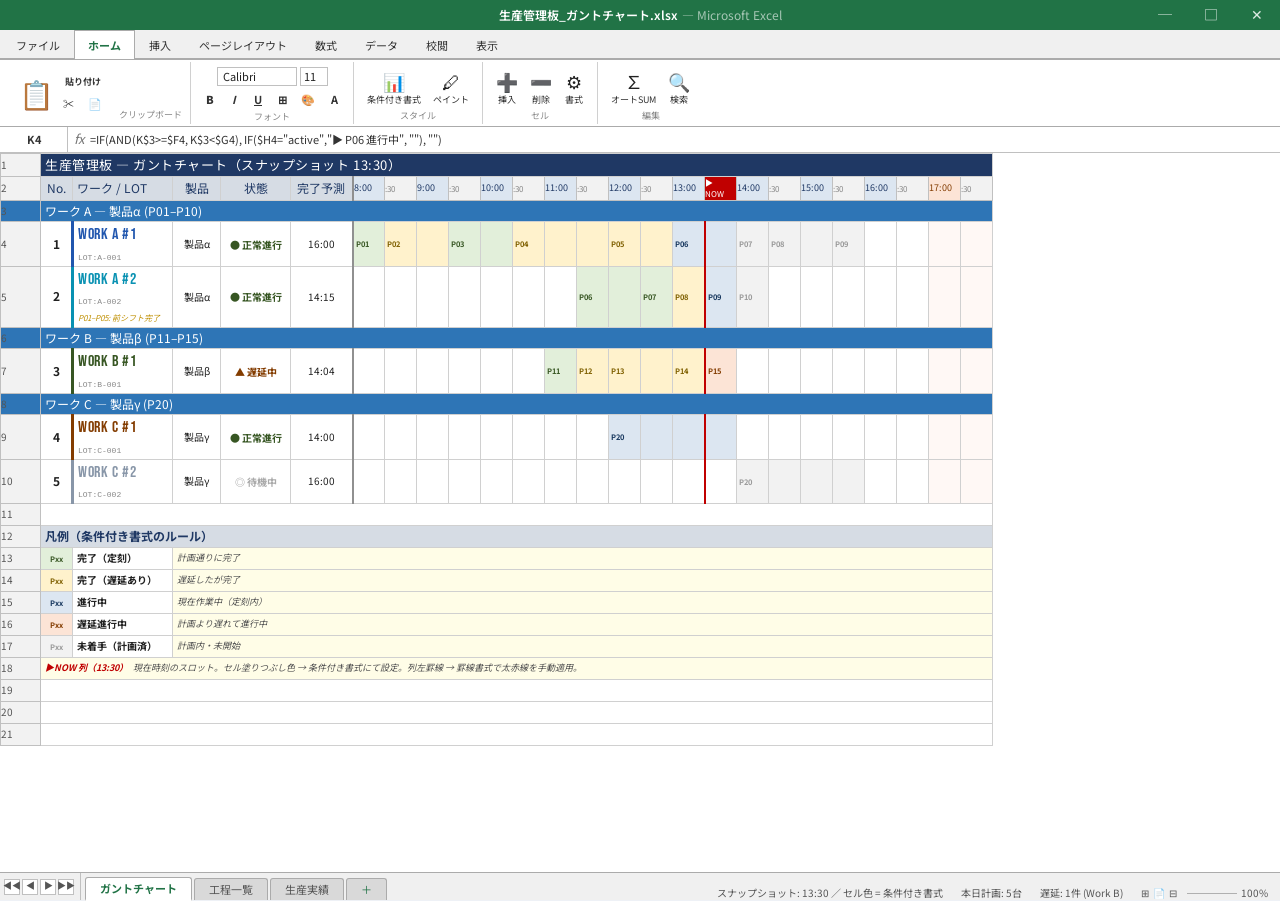
<file: layout-5.html>
<!DOCTYPE html>
<html lang="ja">
<head>
  <meta charset="UTF-8">
  <meta name="viewport" content="width=device-width, initial-scale=1.0">
  <title>生産管理板 — レイアウト5 (Excel風ガントチャート)</title>
  <link rel="stylesheet" href="assets/style-common.css">
  <link rel="stylesheet" href="assets/style-excel.css">
  <style>
    body { margin:0; padding:0; overflow:hidden; background:#f0f0f0; }

    /* ── Sheet area ── */
    .xl-sheetarea { overflow: auto; position: relative; }

    /* ── Main table ── */
    .xl-tbl {
      border-collapse: collapse;
      table-layout: fixed;
    }
    .xl-tbl th, .xl-tbl td {
      border: 1px solid #d0d0d0;
      padding: 0;
      font-weight: normal;
      text-align: left;
      vertical-align: middle;
      white-space: nowrap;
      overflow: hidden;
    }

    /* ── Sticky: top (thead) ── */
    .xl-tbl thead th { position: sticky; top: 0; z-index: 20; }

    /* ── Sticky: left (fixed cols) ── */
    /* These are set via inline style per-cell for exact left values */
    .sticky-l { position: sticky; z-index: 15; }
    .sticky-corner { position: sticky; top: 0; z-index: 30; }

    /* ── Column sizes ── */
    .col-rn   { width:40px;  min-width:40px; }
    .col-a    { width:32px;  min-width:32px; }   /* No. */
    .col-b    { width:100px; min-width:100px; }  /* ワーク */
    .col-c    { width:48px;  min-width:48px; }   /* 製品 */
    .col-d    { width:70px;  min-width:70px; }   /* 状態 */
    .col-e    { width:62px;  min-width:62px; }   /* 完了予測 */
    .col-time { width:32px;  min-width:32px; }   /* 30分スロット */

    /* ── Freeze-pane border ── */
    /* Thick right border on col-e = last fixed col */
    .col-e-cell { border-right: 2px solid #909090 !important; }

    /* ── Row / corner header cells ── */
    .xl-rn-hdr { background:#f2f2f2; border-color:#c0c0c0 !important; font-size:10px; color:#555; text-align:right; padding-right:4px; }
    .xl-corner { background:#f2f2f2; border-color:#c0c0c0 !important; }
    .xl-col-hdr {
      background:#f2f2f2; font-size:9px; color:#444; font-weight:700;
      text-align:center; border-color:#c0c0c0 !important;
      padding:0 1px;
    }

    /* Row heights */
    .xl-tbl tr.h-title td { height:26px; }
    .xl-tbl tr.h-hdr   td { height:28px; }
    .xl-tbl tr.h-work  td { height:36px; }
    .xl-tbl tr.h-sec   td { height:20px; }
    .xl-tbl tr.h-leg   td { height:22px; }
    .xl-tbl tr.h-norm  td { height:22px; }

    /* ── Time column header styles ── */
    .th-hour { /* :00 columns */
      font-size:9px; font-weight:700; color:#1f3864;
      background:#dce6f1 !important;
      border-left:1px solid #9dc3e6 !important;
    }
    .th-half { /* :30 columns */
      font-size:8px; color:#888; background:#f2f2f2 !important;
    }
    .th-now { /* 現在時刻列 */
      background:#c00000 !important; color:#fff !important;
      font-size:8px; font-weight:700;
    }
    .th-ot { /* 残業帯 */
      background:#fce4d6 !important; color:#833c00 !important;
    }

    /* ── Time data cell styles ── */
    /* On-the-hour left border */
    .td-hour-border { border-left:1px solid #a0a0a0 !important; }
    /* NOW column left border (thick red) */
    .td-now-col    { border-left:2px solid #c00000 !important; }
    /* OT zone bg */
    .td-ot-bg      { background: #fff8f5 !important; }

    /* ── Process cell fills (Excel conditional-formatting palette) ── */
    .xc-done      { background:#e2efda; }
    .xc-done-late { background:#fff2cc; }
    .xc-active    { background:#dce6f1; }
    .xc-delayed   { background:#fce4d6; }
    .xc-idle      { background:#f2f2f2; }
    .xc-empty     { background:#ffffff; }

    /* Process label inside cell */
    .proc-lbl {
      display: block; font-size:7.5px; font-weight:700;
      overflow:hidden; padding:0 2px; line-height:1.2;
      white-space:nowrap;
    }
    .xc-done      .proc-lbl { color:#375623; }
    .xc-done-late .proc-lbl { color:#7f6000; }
    .xc-active    .proc-lbl { color:#17375e; }
    .xc-delayed   .proc-lbl { color:#833c00; }
    .xc-idle      .proc-lbl { color:#999; }

    /* ── Fixed data cells ── */
    .xl-pad { padding:2px 4px !important; }
    .xl-c   { text-align:center !important; }
    .xl-r   { text-align:right !important; }
    .xl-bold { font-weight:700 !important; }

    .xf-title   { background:#1f3864; color:#fff; font-weight:700; }
    .xf-hdr     { background:#d6dce4; color:#1f3864; font-weight:700; }
    .xf-section { background:#2e75b6; color:#fff; font-weight:700; }
    .xf-sub     { background:#bdd7ee; color:#17375e; }
    .xf-blank   { background:#fff; }
    .xf-note    { background:#fffde7; color:#555; font-style:italic; font-size:9px; }

    /* Status badges (in status column cell) */
    .sb-ok   { color:#375623; font-weight:700; font-size:10px; }
    .sb-warn { color:#833c00; font-weight:700; font-size:10px; }
    .sb-idle { color:#aaa;    font-weight:700; font-size:10px; }

    /* ── Legend section ── */
    .leg-swatch {
      display:inline-block; width:24px; height:13px;
      border:1px solid #c0c0c0; vertical-align:middle;
      margin-right:4px;
    }

    /* Work-color accents on left border of work cell */
    .wk-accent-a1 { border-left:3px solid #2056ae !important; }
    .wk-accent-a2 { border-left:3px solid #0891b2 !important; }
    .wk-accent-b  { border-left:3px solid #375623 !important; }
    .wk-accent-c1 { border-left:3px solid #833c00 !important; }
    .wk-accent-c2 { border-left:3px solid #8896a8 !important; }
  </style>
</head>
<body>
<div class="xl-app">

  <!-- Title bar -->
  <div class="xl-titlebar">
    <span class="xl-filename">生産管理板_ガントチャート.xlsx</span>
    <span class="xl-appname">— Microsoft Excel</span>
    <div class="xl-winbtns">
      <div class="xl-winbtn">─</div>
      <div class="xl-winbtn">□</div>
      <div class="xl-winbtn xl-close">✕</div>
    </div>
  </div>

  <!-- Ribbon -->
  <div class="xl-ribbon">
    <div class="xl-ribbon-tabs">
      <div class="xl-rtab">ファイル</div>
      <div class="xl-rtab xl-active">ホーム</div>
      <div class="xl-rtab">挿入</div>
      <div class="xl-rtab">ページレイアウト</div>
      <div class="xl-rtab">数式</div>
      <div class="xl-rtab">データ</div>
      <div class="xl-rtab">校閲</div>
      <div class="xl-rtab">表示</div>
    </div>
    <div class="xl-ribbon-body">
      <div class="xl-rgrp" style="flex-direction:row;align-items:center;gap:4px;">
        <div class="xl-rbtn-paste">
          <span class="xl-rbtn-icon">📋</span>
          <div style="display:flex;flex-direction:column;gap:1px;">
            <div class="xl-rbtn-sm" style="font-size:9px;">貼り付け</div>
            <div class="xl-rbtn-row"><div class="xl-rbtn-sm">✂</div><div class="xl-rbtn-sm">📄</div></div>
          </div>
        </div>
        <div class="xl-rgrp-label" style="align-self:flex-end">クリップボード</div>
      </div>
      <div class="xl-rgrp">
        <div class="xl-rgrp-content" style="flex-direction:column;gap:3px;">
          <div style="display:flex;gap:3px;align-items:center;">
            <div style="border:1px solid #c0c0c0;padding:1px 5px;font-size:11px;background:#fff;min-width:80px;">Calibri</div>
            <div style="border:1px solid #c0c0c0;padding:1px 3px;font-size:11px;background:#fff;width:28px;">11</div>
          </div>
          <div class="xl-rbtn-row">
            <div class="xl-rbtn-sm" style="font-weight:900;">B</div>
            <div class="xl-rbtn-sm" style="font-style:italic;">I</div>
            <div class="xl-rbtn-sm" style="text-decoration:underline;">U</div>
            <div class="xl-rbtn-sm">⊞</div>
            <div class="xl-rbtn-sm">🎨</div>
            <div class="xl-rbtn-sm">A</div>
          </div>
        </div>
        <div class="xl-rgrp-label">フォント</div>
      </div>
      <div class="xl-rgrp">
        <div class="xl-rgrp-content">
          <div class="xl-rbtn">
            <span class="xl-rbtn-icon">📊</span>
            <span class="xl-rbtn-label">条件付き書式</span>
          </div>
          <div class="xl-rbtn">
            <span class="xl-rbtn-icon">🖊</span>
            <span class="xl-rbtn-label">ペイント</span>
          </div>
        </div>
        <div class="xl-rgrp-label">スタイル</div>
      </div>
      <div class="xl-rgrp">
        <div class="xl-rgrp-content">
          <div class="xl-rbtn"><span class="xl-rbtn-icon">➕</span><span class="xl-rbtn-label">挿入</span></div>
          <div class="xl-rbtn"><span class="xl-rbtn-icon">➖</span><span class="xl-rbtn-label">削除</span></div>
          <div class="xl-rbtn"><span class="xl-rbtn-icon">⚙</span><span class="xl-rbtn-label">書式</span></div>
        </div>
        <div class="xl-rgrp-label">セル</div>
      </div>
      <div class="xl-rgrp">
        <div class="xl-rgrp-content">
          <div class="xl-rbtn"><span class="xl-rbtn-icon">∑</span><span class="xl-rbtn-label">オートSUM</span></div>
          <div class="xl-rbtn"><span class="xl-rbtn-icon">🔍</span><span class="xl-rbtn-label">検索</span></div>
        </div>
        <div class="xl-rgrp-label">編集</div>
      </div>
    </div>
  </div>

  <!-- Formula bar
       選択セル: K4 (Work A#1 の 13:00 スロット = P06 進行中)
       数式: Excel での条件付き書式の判定ロジックを表現 -->
  <div class="xl-formulabar">
    <div class="xl-namebox">K4</div>
    <div class="xl-fx-icon">fx</div>
    <div class="xl-fxbar">=IF(AND(K$3&gt;=$F4, K$3&lt;$G4), IF($H4="active","▶ P06 進行中", ""), "")</div>
  </div>

  <!-- Sheet area -->
  <div class="xl-sheetarea">
    <table class="xl-tbl" id="main-table">
      <!-- colgroup built by JS -->
      <thead id="thead-row"></thead>
      <tbody id="tbody-rows"></tbody>
    </table>
  </div>

  <!-- Tab bar -->
  <div class="xl-tabbar">
    <div class="xl-tabnav">
      <div class="xl-tabnav-btn">◀◀</div>
      <div class="xl-tabnav-btn">◀</div>
      <div class="xl-tabnav-btn">▶</div>
      <div class="xl-tabnav-btn">▶▶</div>
    </div>
    <div class="xl-tab xl-active">ガントチャート</div>
    <div class="xl-tab">工程一覧</div>
    <div class="xl-tab">生産実績</div>
    <div class="xl-tab" style="color:#217346;">＋</div>
    <div class="xl-statusbar">
      <span>スナップショット: 13:30 ／ セル色 = 条件付き書式</span>
      <span>本日計画: 5台</span>
      <span>遅延: 1件 (Work B)</span>
      <span style="display:flex;gap:4px;align-items:center;">
        <span>⊞</span><span>📄</span><span>⊟</span>&nbsp;<span>─────</span><span>100%</span>
      </span>
    </div>
  </div>

</div><!-- /xl-app -->

<script>
// ═══════════════════════════════════════════════
//  CONFIG
// ═══════════════════════════════════════════════
function toMin(t) { const [h,m]=t.split(':').map(Number); return h*60+m; }
const NOW_TIME = '13:30';
const NOW_MIN  = toMin(NOW_TIME); // 810

// 30分スロット: 08:00, 08:30, ..., 17:30  (20スロット)
const SLOTS = [];
for (let h = 8; h < 18; h++) {
  SLOTS.push(h * 60);       // :00
  SLOTS.push(h * 60 + 30);  // :30
}
const NOW_SLOT  = SLOTS.indexOf(NOW_MIN); // = 11 (13:30)
const OT_SLOT   = SLOTS.indexOf(17 * 60); // = 18 (17:00)

// ═══════════════════════════════════════════════
//  WORK DATA (planned times used for cell coloring)
// ═══════════════════════════════════════════════
const WORKS = [
  {
    no:1, label:'WORK A #1', product:'製品α', lot:'A-001',
    accentCls:'wk-accent-a1', nameColor:'#2056ae',
    badge:'● 正常進行', badgeCls:'sb-ok', eta:'16:00',
    section:'ワーク A — 製品α (P01–P10)', showSection:true,
    procs:[
      { id:'P01', name:'材料投入',  state:'done',      ps:'08:00', pe:'08:30' },
      { id:'P02', name:'切断加工',  state:'done-late', ps:'08:30', pe:'09:30' },
      { id:'P03', name:'穴あけ',    state:'done',      ps:'09:30', pe:'10:30' },
      { id:'P04', name:'組付',      state:'done-late', ps:'10:30', pe:'12:00' },
      { id:'P05', name:'配線',      state:'done-late', ps:'12:00', pe:'12:50' },
      { id:'P06', name:'表面処理',  state:'active',    ps:'12:50', pe:'14:00' },
      { id:'P07', name:'中間検査',  state:'idle',      ps:'14:00', pe:'14:30' },
      { id:'P08', name:'最終組付',  state:'idle',      ps:'14:30', pe:'15:20' },
      { id:'P09', name:'最終検査',  state:'idle',      ps:'15:20', pe:'15:50' },
      { id:'P10', name:'出荷梱包',  state:'idle',      ps:'15:50', pe:'16:00' },
    ],
  },
  {
    no:2, label:'WORK A #2', product:'製品α', lot:'A-002',
    accentCls:'wk-accent-a2', nameColor:'#0891b2',
    badge:'● 正常進行', badgeCls:'sb-ok', eta:'14:15',
    section:null, showSection:false,
    note:'P01–P05: 前シフト完了',
    procs:[
      // P06~P10 only (P01-05 completed in previous shift — outside this chart window)
      { id:'P06', name:'表面処理',  state:'done',      ps:'11:30', pe:'12:15' },
      { id:'P07', name:'中間検査',  state:'done',      ps:'12:15', pe:'12:45' },
      { id:'P08', name:'最終組付',  state:'done-late', ps:'12:45', pe:'13:25' },
      { id:'P09', name:'最終検査',  state:'active',    ps:'13:25', pe:'13:55' },
      { id:'P10', name:'出荷梱包',  state:'idle',      ps:'13:55', pe:'14:15' },
    ],
  },
  {
    no:3, label:'WORK B #1', product:'製品β', lot:'B-001',
    accentCls:'wk-accent-b', nameColor:'#375623',
    badge:'▲ 遅延中', badgeCls:'sb-warn', eta:'14:04',
    section:'ワーク B — 製品β (P11–P15)', showSection:true,
    procs:[
      { id:'P11', name:'素材カット', state:'done',      ps:'11:00', pe:'11:36' },
      { id:'P12', name:'加工',       state:'done-late', ps:'11:36', pe:'12:12' },
      { id:'P13', name:'検査',       state:'done-late', ps:'12:12', pe:'12:48' },
      { id:'P14', name:'組立',       state:'done-late', ps:'12:48', pe:'13:24' },
      { id:'P15', name:'出荷',       state:'delayed',   ps:'13:24', pe:'14:00' },
    ],
  },
  {
    no:4, label:'WORK C #1', product:'製品γ', lot:'C-001',
    accentCls:'wk-accent-c1', nameColor:'#833c00',
    badge:'● 正常進行', badgeCls:'sb-ok', eta:'14:00',
    section:'ワーク C — 製品γ (P20)', showSection:true,
    procs:[
      { id:'P20', name:'製造・検査一体', state:'active', ps:'12:00', pe:'14:00' },
    ],
  },
  {
    no:5, label:'WORK C #2', product:'製品γ', lot:'C-002',
    accentCls:'wk-accent-c2', nameColor:'#8896a8',
    badge:'◎ 待機中', badgeCls:'sb-idle', eta:'16:00',
    section:null, showSection:false,
    procs:[
      { id:'P20', name:'製造・検査一体', state:'idle', ps:'14:00', pe:'16:00' },
    ],
  },
];

// ═══════════════════════════════════════════════
//  SLOT ASSIGNMENT
//  各30分スロットに対して最も overlap が多い工程を返す
//  ─ これが Excel の条件付き書式 =AND(G$3>=$D4, G$3<$E4) に相当 ─
// ═══════════════════════════════════════════════
function getSlotProc(procs, slotMin) {
  const slotEnd = slotMin + 30;
  let best = null, bestOv = 0;
  for (const p of procs) {
    const ps = toMin(p.ps), pe = toMin(p.pe);
    const ov = Math.min(slotEnd, pe) - Math.max(slotMin, ps);
    if (ov > bestOv) { bestOv = ov; best = p; }
  }
  return bestOv > 0 ? best : null;
}

// state → cell class
const STATE_CLS = {
  'done':      'xc-done',
  'done-late': 'xc-done-late',
  'active':    'xc-active',
  'delayed':   'xc-delayed',
  'idle':      'xc-idle',
};

// ═══════════════════════════════════════════════
//  BUILD COLGROUP
// ═══════════════════════════════════════════════
function buildColgroup() {
  const cg = document.createElement('colgroup');
  const sizes = [40, 32, 100, 48, 70, 62]; // rn, A, B, C, D, E
  sizes.forEach(w => {
    const c = document.createElement('col');
    c.style.width = w + 'px';
    cg.appendChild(c);
  });
  // time cols
  SLOTS.forEach(() => {
    const c = document.createElement('col');
    c.style.width = '32px';
    cg.appendChild(c);
  });
  document.getElementById('main-table').prepend(cg);
}

// ═══════════════════════════════════════════════
//  BUILD HEADER
// ═══════════════════════════════════════════════
// sticky left offsets for fixed cols (cumulative):
// rn=0, A=40, B=72, C=172, D=220, E=290
const STICKY_L = [0, 40, 72, 172, 220, 290];
const COL_Z    = [30, 25, 25, 25, 25, 25];

function stickyCell(el, colIdx) {
  el.style.position = 'sticky';
  el.style.left = STICKY_L[colIdx] + 'px';
  el.style.zIndex = COL_Z[colIdx];
}

function buildHeader() {
  const thead = document.getElementById('thead-row');

  // ── Row 1: title ──
  const r1 = document.createElement('tr');
  r1.className = 'h-title';
  const rn1 = document.createElement('th');
  rn1.className = 'xl-rn-hdr sticky-corner'; stickyCell(rn1, 0);
  rn1.textContent = '1'; r1.appendChild(rn1);
  const td1 = document.createElement('th');
  td1.colSpan = 5 + SLOTS.length;
  td1.className = 'xl-pad xf-title';
  td1.style.fontSize = '13px'; td1.style.letterSpacing = '.04em';
  stickyCell(td1, 1); // sticky left for A col position
  td1.textContent = '生産管理板 — ガントチャート（スナップショット 13:30）';
  r1.appendChild(td1);
  thead.appendChild(r1);

  // ── Row 2: sub-info ──
  const r2 = document.createElement('tr');
  r2.className = 'h-norm';
  const rn2 = document.createElement('th');
  rn2.className = 'xl-rn-hdr sticky-corner'; stickyCell(rn2, 0);
  rn2.textContent = '2'; r2.appendChild(rn2);
  // fixed col headers (info text)
  const info = ['No.','ワーク / LOT','製品','状態','完了予測'];
  const infoCls = ['xl-pad xl-c xf-hdr','xl-pad xf-hdr','xl-pad xl-c xf-hdr','xl-pad xl-c xf-hdr','xl-pad xl-c xf-hdr'];
  info.forEach((txt, i) => {
    const th = document.createElement('th');
    th.className = infoCls[i]; th.textContent = txt;
    if (i === 4) th.classList.add('col-e-cell'); // freeze border
    stickyCell(th, i + 1);
    r2.appendChild(th);
  });
  // time column headers
  SLOTS.forEach((slotMin, si) => {
    const th = document.createElement('th');
    const isHour = slotMin % 60 === 0;
    const isNow  = si === NOW_SLOT;
    const isOT   = slotMin >= 17 * 60;
    if (isNow) {
      th.className = 'xl-col-hdr th-now';
      th.innerHTML = '▶<br>NOW';
    } else if (isOT && isHour) {
      th.className = 'xl-col-hdr th-ot th-hour';
      th.textContent = Math.floor(slotMin/60) + ':00';
    } else if (isHour) {
      th.className = 'xl-col-hdr th-hour';
      th.textContent = Math.floor(slotMin/60) + ':00';
    } else {
      th.className = 'xl-col-hdr th-half';
      th.textContent = ':30';
    }
    r2.appendChild(th);
  });
  thead.appendChild(r2);
}

// ═══════════════════════════════════════════════
//  BUILD DATA ROWS
// ═══════════════════════════════════════════════
function buildRows() {
  const tbody = document.getElementById('tbody-rows');
  let rowNum = 3;

  WORKS.forEach(work => {
    // ── Section break row ──
    if (work.showSection && work.section) {
      const secTr = document.createElement('tr');
      secTr.className = 'h-sec';
      const secRn = document.createElement('td');
      secRn.className = 'xl-rn-hdr sticky-l'; stickyCell(secRn, 0);
      secRn.style.background = '#2e75b6'; secRn.style.borderColor = '#1f4e79';
      secRn.textContent = rowNum++; secTr.appendChild(secRn);

      const secTd = document.createElement('td');
      secTd.colSpan = 5 + SLOTS.length;
      secTd.className = 'xl-pad xf-section';
      stickyCell(secTd, 1);
      secTd.textContent = work.section;
      secTr.appendChild(secTd);
      tbody.appendChild(secTr);
    }

    // ── Work data row ──
    const tr = document.createElement('tr');
    tr.className = 'h-work';

    // Row number
    const rn = document.createElement('td');
    rn.className = 'xl-rn-hdr sticky-l'; stickyCell(rn, 0);
    rn.textContent = rowNum++; tr.appendChild(rn);

    // A: No.
    const tdA = document.createElement('td');
    tdA.className = 'xl-pad xl-c xl-bold xf-blank sticky-l'; stickyCell(tdA, 1);
    tdA.textContent = work.no; tr.appendChild(tdA);

    // B: ワーク
    const tdB = document.createElement('td');
    tdB.className = `xl-pad xf-blank sticky-l ${work.accentCls}`; stickyCell(tdB, 2);
    tdB.innerHTML = `<span style="font-family:'Bebas Neue',cursive;font-size:16px;letter-spacing:.04em;color:${work.nameColor};">${work.label}</span><br>`
      + `<span style="font-size:8px;color:#888;font-family:'Courier New',monospace;">LOT:${work.lot}</span>`
      + (work.note ? `<br><span style="font-size:8px;color:#bf8f00;font-style:italic;">${work.note}</span>` : '');
    tr.appendChild(tdB);

    // C: 製品
    const tdC = document.createElement('td');
    tdC.className = 'xl-pad xl-c xf-blank sticky-l'; stickyCell(tdC, 3);
    tdC.style.fontSize = '10px'; tdC.textContent = work.product; tr.appendChild(tdC);

    // D: 状態
    const tdD = document.createElement('td');
    tdD.className = 'xl-pad xl-c xf-blank sticky-l'; stickyCell(tdD, 4);
    tdD.innerHTML = `<span class="${work.badgeCls}">${work.badge}</span>`;
    tr.appendChild(tdD);

    // E: 完了予測 (with freeze-pane border)
    const tdE = document.createElement('td');
    tdE.className = 'xl-pad xl-c xf-blank sticky-l col-e-cell'; stickyCell(tdE, 5);
    tdE.style.fontSize = '10px'; tdE.textContent = work.eta; tr.appendChild(tdE);

    // ── Time slot cells ──
    // Excel での条件付き書式: =AND(G$2>=$D行, G$2<$E行) → セル色を決定
    let prevProc = null;
    SLOTS.forEach((slotMin, si) => {
      const proc = getSlotProc(work.procs, slotMin);
      const isFirst = proc && proc !== prevProc;
      const isHour  = slotMin % 60 === 0;
      const isNow   = si === NOW_SLOT;
      const isOT    = slotMin >= 17 * 60;

      const td = document.createElement('td');

      // Cell fill based on process state (= conditional formatting result)
      td.className = proc ? (STATE_CLS[proc.state] || 'xc-empty') : 'xc-empty';
      if (isOT && !proc) td.classList.add('td-ot-bg');

      // Left border: NOW column = thick red, hour = medium gray
      if (isNow) {
        td.classList.add('td-now-col');
      } else if (isHour) {
        td.classList.add('td-hour-border');
      }

      // Process ID label in first cell of each process block
      if (isFirst) {
        const lbl = document.createElement('span');
        lbl.className = 'proc-lbl';
        lbl.textContent = proc.id;
        td.appendChild(lbl);
      }

      tr.appendChild(td);
      prevProc = proc;
    });

    tbody.appendChild(tr);
  });

  // ── Blank row ──
  const blankTr = document.createElement('tr');
  blankTr.className = 'h-norm';
  const blankRn = document.createElement('td');
  blankRn.className = 'xl-rn-hdr sticky-l'; stickyCell(blankRn, 0);
  blankRn.textContent = rowNum++;
  blankTr.appendChild(blankRn);
  const blankTd = document.createElement('td');
  blankTd.colSpan = 5 + SLOTS.length; blankTd.className = 'xf-blank';
  blankTr.appendChild(blankTd);
  tbody.appendChild(blankTr);

  // ── Legend ──
  const legendData = [
    { cls:'xc-done',      label:'完了（定刻）',    note:'計画通りに完了' },
    { cls:'xc-done-late', label:'完了（遅延あり）', note:'遅延したが完了' },
    { cls:'xc-active',    label:'進行中',          note:'現在作業中（定刻内）' },
    { cls:'xc-delayed',   label:'遅延進行中',       note:'計画より遅れて進行中' },
    { cls:'xc-idle',      label:'未着手（計画済）', note:'計画内・未開始' },
  ];

  // Legend header
  const legHdrTr = document.createElement('tr');
  legHdrTr.className = 'h-leg';
  const legHdrRn = document.createElement('td');
  legHdrRn.className = 'xl-rn-hdr sticky-l'; stickyCell(legHdrRn, 0);
  legHdrRn.textContent = rowNum++;
  legHdrTr.appendChild(legHdrRn);
  const legHdrTd = document.createElement('td');
  legHdrTd.colSpan = 5 + SLOTS.length;
  legHdrTd.className = 'xl-pad xf-hdr xl-bold';
  legHdrTd.textContent = '凡例（条件付き書式のルール）';
  stickyCell(legHdrTd, 1);
  legHdrTr.appendChild(legHdrTd);
  tbody.appendChild(legHdrTr);

  legendData.forEach(leg => {
    const ltr = document.createElement('tr');
    ltr.className = 'h-leg';
    const lrn = document.createElement('td');
    lrn.className = 'xl-rn-hdr sticky-l'; stickyCell(lrn, 0);
    lrn.textContent = rowNum++;
    ltr.appendChild(lrn);

    // swatch cell
    const sw = document.createElement('td');
    sw.className = `${leg.cls} sticky-l xl-c`; stickyCell(sw, 1);
    sw.style.fontSize = '9px'; sw.style.fontWeight = '700';
    sw.innerHTML = '<span class="proc-lbl" style="text-align:center;">Pxx</span>';
    ltr.appendChild(sw);

    // label
    const la = document.createElement('td');
    la.className = 'xl-pad xf-blank xl-bold sticky-l'; stickyCell(la, 2);
    la.style.fontSize = '10px'; la.textContent = leg.label;
    ltr.appendChild(la);

    // note
    const no = document.createElement('td');
    no.colSpan = 3 + SLOTS.length;
    no.className = 'xl-pad xf-note';
    no.textContent = leg.note;
    ltr.appendChild(no);

    tbody.appendChild(ltr);
  });

  // NOW column note row
  const nowTr = document.createElement('tr');
  nowTr.className = 'h-leg';
  const nowRn = document.createElement('td');
  nowRn.className = 'xl-rn-hdr sticky-l'; stickyCell(nowRn, 0);
  nowRn.textContent = rowNum++;
  nowTr.appendChild(nowRn);
  const nowTd = document.createElement('td');
  nowTd.colSpan = 5 + SLOTS.length;
  nowTd.className = 'xl-pad xf-note';
  stickyCell(nowTd, 1);
  nowTd.innerHTML = '<span style="color:#c00000;font-weight:700;">▶NOW 列（13:30）</span>　現在時刻のスロット。セル塗りつぶし色 → 条件付き書式にて設定。列左罫線 → 罫線書式で太赤線を手動適用。';
  nowTr.appendChild(nowTd);
  tbody.appendChild(nowTr);

  // Extra blank rows
  for (let i = 0; i < 3; i++) {
    const btr = document.createElement('tr');
    btr.className = 'h-norm';
    const brn = document.createElement('td');
    brn.className = 'xl-rn-hdr sticky-l'; stickyCell(brn, 0);
    brn.textContent = rowNum++;
    btr.appendChild(brn);
    const btd = document.createElement('td');
    btd.colSpan = 5 + SLOTS.length; btd.className = 'xf-blank';
    btr.appendChild(btd);
    tbody.appendChild(btr);
  }
}

buildColgroup();
buildHeader();
buildRows();
</script>
</body>
</html>
</file>
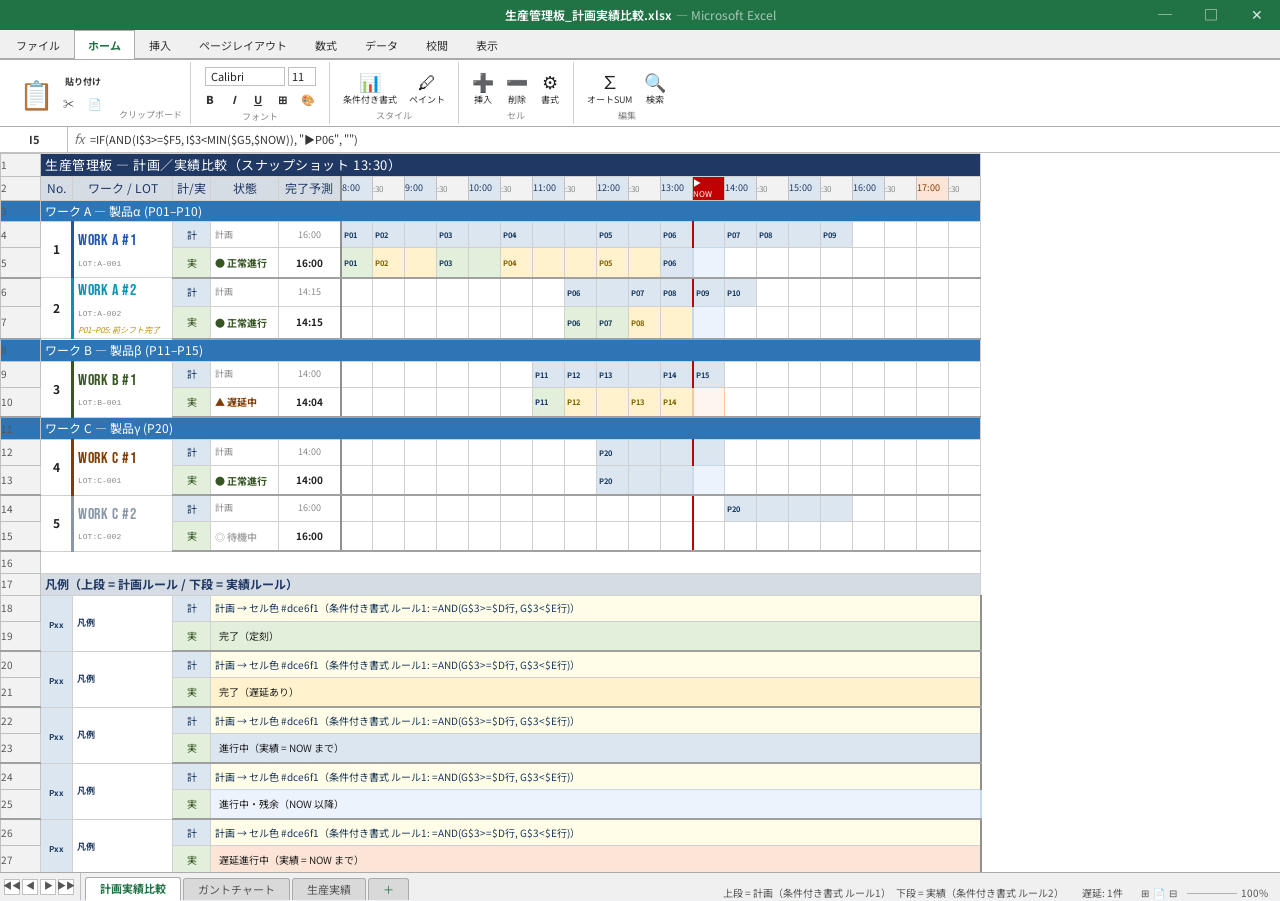
<file: layout-6.html>
<!DOCTYPE html>
<html lang="ja">
<head>
  <meta charset="UTF-8">
  <meta name="viewport" content="width=device-width, initial-scale=1.0">
  <title>生産管理板 — レイアウト6 (Excel風 計画/実績)</title>
  <link rel="stylesheet" href="assets/style-common.css">
  <link rel="stylesheet" href="assets/style-excel.css">
  <style>
    body { margin:0; padding:0; overflow:hidden; background:#f0f0f0; }
    .xl-sheetarea { overflow: auto; }

    /* ── Main table ── */
    .xl-tbl {
      border-collapse: collapse;
      table-layout: fixed;
    }
    .xl-tbl th, .xl-tbl td {
      border: 1px solid #d0d0d0;
      padding: 0;
      font-weight: normal;
      text-align: left;
      vertical-align: middle;
      white-space: nowrap;
      overflow: hidden;
    }
    .xl-tbl thead th { position: sticky; top: 0; z-index: 20; }

    /* ── Column sizes ── */
    .col-rn  { width:40px;  min-width:40px; }
    .col-a   { width:32px;  min-width:32px; }   /* No. */
    .col-b   { width:100px; min-width:100px; }  /* ワーク */
    .col-c   { width:22px;  min-width:22px; }   /* 計/実 */
    .col-d   { width:68px;  min-width:68px; }   /* 状態 */
    .col-e   { width:62px;  min-width:62px; }   /* 完了予測 */
    .col-t   { width:32px;  min-width:32px; }   /* time */

    /* ── Sticky helpers ── */
    .sticky-l { position: sticky; z-index: 12; }
    .sticky-corner { position: sticky; top:0; z-index: 30; }

    /* Sticky left values:
       rn=0, A=40, B=72, C=172, D=194, E=262  */

    /* ── Freeze pane border (right of col-e) ── */
    .freeze-border { border-right: 2px solid #909090 !important; }

    /* ── Header cells ── */
    .xl-rn-hdr  { background:#f2f2f2; border-color:#c0c0c0 !important; font-size:10px; color:#555; text-align:right; padding-right:4px; }
    .xl-corner  { background:#f2f2f2; border-color:#c0c0c0 !important; }
    .xl-col-hdr { background:#f2f2f2; font-size:9px; color:#444; font-weight:700; text-align:center; border-color:#c0c0c0 !important; padding:0 1px; }

    /* ── Row heights ── */
    .xl-tbl tr.h-title  td { height:26px; }
    .xl-tbl tr.h-hdr    td { height:26px; }
    .xl-tbl tr.h-plan   td { height:26px; }   /* plan row */
    .xl-tbl tr.h-actual td { height:30px; }   /* actual row (slightly taller) */
    .xl-tbl tr.h-sec    td { height:20px; }
    .xl-tbl tr.h-leg    td { height:22px; }
    .xl-tbl tr.h-norm   td { height:22px; }

    /* ── Plan row bottom: dashed (like Excel cell interior border) ── */
    .xl-tbl tr.h-plan td { border-bottom: 1px dashed #b0c4d8 !important; }

    /* ── Pair separator: thick bottom on actual row ── */
    .xl-tbl tr.pair-last td { border-bottom: 2px solid #a0a0a0 !important; }

    /* ── 計/実 label cells ── */
    .sub-plan   { background:#dce6f1; color:#17375e; font-weight:700; font-size:10px; text-align:center !important; }
    .sub-actual { background:#e2efda; color:#375623; font-weight:700; font-size:10px; text-align:center !important; }

    /* ── Time column headers ── */
    .th-hour { font-size:9px; font-weight:700; color:#1f3864; background:#dce6f1 !important; border-left:1px solid #9dc3e6 !important; }
    .th-half { font-size:8px; color:#888; background:#f2f2f2 !important; }
    .th-now  { background:#c00000 !important; color:#fff !important; font-size:8px; font-weight:700; }
    .th-ot   { background:#fce4d6 !important; color:#833c00 !important; }

    /* ── Cell borders: hour and NOW columns ── */
    .td-hour-b { border-left: 1px solid #a0a0a0 !important; }
    .td-now-b  { border-left: 2px solid #c00000 !important; }
    .td-ot-bg  { background: #fff8f5 !important; }

    /* ── Plan cell fill (全計画工程を同色で塗る — Excelの単一ルール相当) ── */
    .xc-plan      { background:#dce6f1; }   /* 計画セル一律 */

    /* ── Actual cell fills (状態ごとに条件付き書式で色分け) ── */
    .xc-done      { background:#e2efda; }
    .xc-done-late { background:#fff2cc; }
    .xc-active    { background:#dce6f1; }   /* 実績：進行中（NOW以前） */
    .xc-delayed   { background:#fce4d6; }   /* 実績：遅延進行中（NOW以前） */

    /* 残余計画（NOW以降の計画分）— 薄いトーンで表現 */
    .xc-active-rem  { background:#edf3fc; border-color:#c5d9f1 !important; }
    .xc-delayed-rem { background:#fef5ef; border-color:#f4c7a8 !important; }

    .xc-empty     { background:#ffffff; }

    /* ── Process label in cell ── */
    .proc-lbl {
      display:block; font-size:7.5px; font-weight:700;
      overflow:hidden; padding:0 2px; line-height:1.2; white-space:nowrap;
    }
    .xc-done      .proc-lbl,
    .xc-plan      .proc-lbl { color:#17375e; }
    .xc-done-late .proc-lbl { color:#7f6000; }
    .xc-active    .proc-lbl { color:#17375e; }
    .xc-delayed   .proc-lbl { color:#833c00; }
    .xc-active-rem .proc-lbl  { color:#9dc3e6; }
    .xc-delayed-rem .proc-lbl { color:#f4b183; }

    /* ── Fixed data cells ── */
    .xl-pad  { padding:2px 4px !important; }
    .xl-c    { text-align:center !important; }
    .xl-r    { text-align:right !important; }
    .xl-bold { font-weight:700 !important; }
    .xf-title   { background:#1f3864; color:#fff; font-weight:700; }
    .xf-hdr     { background:#d6dce4; color:#1f3864; font-weight:700; }
    .xf-section { background:#2e75b6; color:#fff; font-weight:700; }
    .xf-blank   { background:#fff; }
    .xf-note    { background:#fffde7; color:#555; font-style:italic; font-size:9px; }

    /* ── Status badges ── */
    .sb-ok   { color:#375623; font-weight:700; font-size:10px; }
    .sb-warn { color:#833c00; font-weight:700; font-size:10px; }
    .sb-idle { color:#aaa;    font-weight:700; font-size:10px; }

    /* Work-color left accent */
    .wk-a1 { border-left:3px solid #2056ae !important; }
    .wk-a2 { border-left:3px solid #0891b2 !important; }
    .wk-b  { border-left:3px solid #375623 !important; }
    .wk-c1 { border-left:3px solid #833c00 !important; }
    .wk-c2 { border-left:3px solid #8896a8 !important; }
  </style>
</head>
<body>
<div class="xl-app">

  <!-- Title bar -->
  <div class="xl-titlebar">
    <span class="xl-filename">生産管理板_計画実績比較.xlsx</span>
    <span class="xl-appname">— Microsoft Excel</span>
    <div class="xl-winbtns">
      <div class="xl-winbtn">─</div>
      <div class="xl-winbtn">□</div>
      <div class="xl-winbtn xl-close">✕</div>
    </div>
  </div>

  <!-- Ribbon -->
  <div class="xl-ribbon">
    <div class="xl-ribbon-tabs">
      <div class="xl-rtab">ファイル</div>
      <div class="xl-rtab xl-active">ホーム</div>
      <div class="xl-rtab">挿入</div>
      <div class="xl-rtab">ページレイアウト</div>
      <div class="xl-rtab">数式</div>
      <div class="xl-rtab">データ</div>
      <div class="xl-rtab">校閲</div>
      <div class="xl-rtab">表示</div>
    </div>
    <div class="xl-ribbon-body">
      <div class="xl-rgrp" style="flex-direction:row;align-items:center;gap:4px;">
        <div class="xl-rbtn-paste">
          <span class="xl-rbtn-icon">📋</span>
          <div style="display:flex;flex-direction:column;gap:1px;">
            <div class="xl-rbtn-sm" style="font-size:9px;">貼り付け</div>
            <div class="xl-rbtn-row"><div class="xl-rbtn-sm">✂</div><div class="xl-rbtn-sm">📄</div></div>
          </div>
        </div>
        <div class="xl-rgrp-label" style="align-self:flex-end">クリップボード</div>
      </div>
      <div class="xl-rgrp">
        <div class="xl-rgrp-content" style="flex-direction:column;gap:3px;">
          <div style="display:flex;gap:3px;align-items:center;">
            <div style="border:1px solid #c0c0c0;padding:1px 5px;font-size:11px;background:#fff;min-width:80px;">Calibri</div>
            <div style="border:1px solid #c0c0c0;padding:1px 3px;font-size:11px;background:#fff;width:28px;">11</div>
          </div>
          <div class="xl-rbtn-row">
            <div class="xl-rbtn-sm" style="font-weight:900;">B</div>
            <div class="xl-rbtn-sm" style="font-style:italic;">I</div>
            <div class="xl-rbtn-sm" style="text-decoration:underline;">U</div>
            <div class="xl-rbtn-sm">⊞</div>
            <div class="xl-rbtn-sm">🎨</div>
          </div>
        </div>
        <div class="xl-rgrp-label">フォント</div>
      </div>
      <div class="xl-rgrp">
        <div class="xl-rgrp-content">
          <div class="xl-rbtn"><span class="xl-rbtn-icon">📊</span><span class="xl-rbtn-label">条件付き書式</span></div>
          <div class="xl-rbtn"><span class="xl-rbtn-icon">🖊</span><span class="xl-rbtn-label">ペイント</span></div>
        </div>
        <div class="xl-rgrp-label">スタイル</div>
      </div>
      <div class="xl-rgrp">
        <div class="xl-rgrp-content">
          <div class="xl-rbtn"><span class="xl-rbtn-icon">➕</span><span class="xl-rbtn-label">挿入</span></div>
          <div class="xl-rbtn"><span class="xl-rbtn-icon">➖</span><span class="xl-rbtn-label">削除</span></div>
          <div class="xl-rbtn"><span class="xl-rbtn-icon">⚙</span><span class="xl-rbtn-label">書式</span></div>
        </div>
        <div class="xl-rgrp-label">セル</div>
      </div>
      <div class="xl-rgrp">
        <div class="xl-rgrp-content">
          <div class="xl-rbtn"><span class="xl-rbtn-icon">∑</span><span class="xl-rbtn-label">オートSUM</span></div>
          <div class="xl-rbtn"><span class="xl-rbtn-icon">🔍</span><span class="xl-rbtn-label">検索</span></div>
        </div>
        <div class="xl-rgrp-label">編集</div>
      </div>
    </div>
  </div>

  <!-- Formula bar
       計画行: =IF(AND(I$3>=$D4, I$3<$E4), $C4, "")
       実績行(done): =IF(AND(I$3>=$F5, I$3<$G5), $C4&" ✓", "")
       実績行(進行中): =IF(AND(I$3>=$F5, I$3<$NOW), "▶"&$C4, "") ← 2ルール目 -->
  <div class="xl-formulabar">
    <div class="xl-namebox">I5</div>
    <div class="xl-fx-icon">fx</div>
    <div class="xl-fxbar">=IF(AND(I$3&gt;=$F5, I$3&lt;MIN($G5,$NOW)), "▶P06", "")</div>
  </div>

  <!-- Sheet area -->
  <div class="xl-sheetarea">
    <table class="xl-tbl" id="main-table">
      <thead id="thead-row"></thead>
      <tbody id="tbody-rows"></tbody>
    </table>
  </div>

  <!-- Tab bar -->
  <div class="xl-tabbar">
    <div class="xl-tabnav">
      <div class="xl-tabnav-btn">◀◀</div>
      <div class="xl-tabnav-btn">◀</div>
      <div class="xl-tabnav-btn">▶</div>
      <div class="xl-tabnav-btn">▶▶</div>
    </div>
    <div class="xl-tab xl-active">計画実績比較</div>
    <div class="xl-tab">ガントチャート</div>
    <div class="xl-tab">生産実績</div>
    <div class="xl-tab" style="color:#217346;">＋</div>
    <div class="xl-statusbar">
      <span>上段 = 計画（条件付き書式 ルール1）　下段 = 実績（条件付き書式 ルール2）</span>
      <span>遅延: 1件</span>
      <span style="display:flex;gap:4px;align-items:center;">
        <span>⊞</span><span>📄</span><span>⊟</span>&nbsp;<span>─────</span><span>100%</span>
      </span>
    </div>
  </div>

</div><!-- /xl-app -->

<script>
// ═══════════════════════════════════════════════
//  CONFIG
// ═══════════════════════════════════════════════
function toMin(t) { const [h,m]=t.split(':').map(Number); return h*60+m; }
const NOW_TIME = '13:30';
const NOW_MIN  = toMin(NOW_TIME); // 810

// 30分スロット: 08:00, 08:30, …, 17:30  (20スロット)
const SLOTS = [];
for (let h = 8; h < 18; h++) { SLOTS.push(h*60); SLOTS.push(h*60+30); }
const NOW_SLOT = SLOTS.indexOf(NOW_MIN); // 11

// Sticky left offsets: rn=0, A=40, B=72, C=172, D=194, E=262
const STICKY_L = [0, 40, 72, 172, 194, 262];
const CORNER_Z = [30, 25, 25, 25, 25, 25];

// ═══════════════════════════════════════════════
//  WORK DATA
// ═══════════════════════════════════════════════
const WORKS = [
  {
    no:1, label:'WORK A #1', product:'製品α', lot:'A-001',
    accentCls:'wk-a1', nameColor:'#2056ae',
    badge:'● 正常進行', badgeCls:'sb-ok', eta:'16:00',
    section:'ワーク A — 製品α (P01–P10)', showSection:true,
    procs:[
      { id:'P01', name:'材料投入',  state:'done',      as:'08:00', ae:'08:28', ps:'08:00', pe:'08:30' },
      { id:'P02', name:'切断加工',  state:'done-late', as:'08:28', ae:'09:32', ps:'08:30', pe:'09:30' },
      { id:'P03', name:'穴あけ',    state:'done',      as:'09:32', ae:'10:31', ps:'09:30', pe:'10:30' },
      { id:'P04', name:'組付',      state:'done-late', as:'10:31', ae:'12:02', ps:'10:30', pe:'12:00' },
      { id:'P05', name:'配線',      state:'done-late', as:'12:02', ae:'12:52', ps:'12:00', pe:'12:50' },
      { id:'P06', name:'表面処理',  state:'active',    as:'12:52', ae:null,    ps:'12:50', pe:'14:00' },
      { id:'P07', name:'中間検査',  state:'idle',      as:null,    ae:null,    ps:'14:00', pe:'14:30' },
      { id:'P08', name:'最終組付',  state:'idle',      as:null,    ae:null,    ps:'14:30', pe:'15:20' },
      { id:'P09', name:'最終検査',  state:'idle',      as:null,    ae:null,    ps:'15:20', pe:'15:50' },
      { id:'P10', name:'出荷梱包',  state:'idle',      as:null,    ae:null,    ps:'15:50', pe:'16:00' },
    ],
  },
  {
    no:2, label:'WORK A #2', product:'製品α', lot:'A-002',
    accentCls:'wk-a2', nameColor:'#0891b2',
    badge:'● 正常進行', badgeCls:'sb-ok', eta:'14:15',
    section:null, showSection:false, note:'P01–P05: 前シフト完了',
    procs:[
      { id:'P06', name:'表面処理',  state:'done',      as:'11:30', ae:'12:14', ps:'11:30', pe:'12:15' },
      { id:'P07', name:'中間検査',  state:'done',      as:'12:14', ae:'12:44', ps:'12:15', pe:'12:45' },
      { id:'P08', name:'最終組付',  state:'done-late', as:'12:44', ae:'13:26', ps:'12:45', pe:'13:25' },
      { id:'P09', name:'最終検査',  state:'active',    as:'13:26', ae:null,    ps:'13:25', pe:'13:55' },
      { id:'P10', name:'出荷梱包',  state:'idle',      as:null,    ae:null,    ps:'13:55', pe:'14:15' },
    ],
  },
  {
    no:3, label:'WORK B #1', product:'製品β', lot:'B-001',
    accentCls:'wk-b', nameColor:'#375623',
    badge:'▲ 遅延中', badgeCls:'sb-warn', eta:'14:04',
    section:'ワーク B — 製品β (P11–P15)', showSection:true,
    procs:[
      { id:'P11', name:'素材カット', state:'done',      as:'11:00', ae:'11:35', ps:'11:00', pe:'11:36' },
      { id:'P12', name:'加工',       state:'done-late', as:'11:35', ae:'12:15', ps:'11:36', pe:'12:12' },
      { id:'P13', name:'検査',       state:'done-late', as:'12:15', ae:'12:50', ps:'12:12', pe:'12:48' },
      { id:'P14', name:'組立',       state:'done-late', as:'12:50', ae:'13:28', ps:'12:48', pe:'13:24' },
      { id:'P15', name:'出荷',       state:'delayed',   as:'13:28', ae:null,    ps:'13:24', pe:'14:00' },
    ],
  },
  {
    no:4, label:'WORK C #1', product:'製品γ', lot:'C-001',
    accentCls:'wk-c1', nameColor:'#833c00',
    badge:'● 正常進行', badgeCls:'sb-ok', eta:'14:00',
    section:'ワーク C — 製品γ (P20)', showSection:true,
    procs:[
      { id:'P20', name:'製造・検査一体', state:'active', as:'12:00', ae:null, ps:'12:00', pe:'14:00' },
    ],
  },
  {
    no:5, label:'WORK C #2', product:'製品γ', lot:'C-002',
    accentCls:'wk-c2', nameColor:'#8896a8',
    badge:'◎ 待機中', badgeCls:'sb-idle', eta:'16:00',
    section:null, showSection:false,
    procs:[
      { id:'P20', name:'製造・検査一体', state:'idle', as:null, ae:null, ps:'14:00', pe:'16:00' },
    ],
  },
];

// ═══════════════════════════════════════════════
//  SLOT ASSIGNMENT
// ═══════════════════════════════════════════════

// 計画行: ps/pe で判定 (ルール1 =AND(G$3>=$PlanStart, G$3<$PlanEnd))
function getPlanSlot(procs, slotMin) {
  const slotEnd = slotMin + 30;
  let best = null, bestOv = 0;
  for (const p of procs) {
    const ps = toMin(p.ps), pe = toMin(p.pe);
    const ov = Math.min(slotEnd, pe) - Math.max(slotMin, ps);
    if (ov > bestOv) { bestOv = ov; best = p; }
  }
  return bestOv > 0 ? best : null;
}

// 実績行: 2段階判定
//  ルール2a (優先): as/ae (done系) or as/NOW (active/delayed) で実績塗り
//  ルール2b (次): active/delayedのNOW以降の計画残余を薄色で塗る
function getActualSlot(procs, slotMin) {
  const slotEnd = slotMin + 30;
  let best = null, bestOv = 0;

  // ── ルール2a: 実績データがあるスロット ──
  for (const p of procs) {
    if (!p.as) continue;
    const as = toMin(p.as);
    // 進行中は実績終了 = NOW
    const ae = (p.state === 'active' || p.state === 'delayed')
               ? NOW_MIN
               : (p.ae ? toMin(p.ae) : 0);
    if (!ae) continue;
    const ov = Math.min(slotEnd, ae) - Math.max(slotMin, as);
    if (ov > bestOv) { bestOv = ov; best = { proc:p, rem:false }; }
  }
  if (bestOv > 0) return best;

  // ── ルール2b: NOW以降の計画残余 (active/delayed のみ) ──
  if (slotMin >= NOW_MIN) {
    for (const p of procs) {
      if (p.state !== 'active' && p.state !== 'delayed') continue;
      if (!p.as) continue;
      const as = toMin(p.as), pe = toMin(p.pe);
      const ov = Math.min(slotEnd, pe) - Math.max(slotMin, as);
      if (ov > 0) return { proc:p, rem:true };
    }
  }
  return null;
}

// ═══════════════════════════════════════════════
//  BUILD COLGROUP
// ═══════════════════════════════════════════════
function buildColgroup() {
  const cg = document.createElement('colgroup');
  [40, 32, 100, 22, 68, 62].forEach(w => {
    const c = document.createElement('col'); c.style.width = w+'px'; cg.appendChild(c);
  });
  SLOTS.forEach(() => {
    const c = document.createElement('col'); c.style.width = '32px'; cg.appendChild(c);
  });
  document.getElementById('main-table').prepend(cg);
}

// ═══════════════════════════════════════════════
//  BUILD HEADER
// ═══════════════════════════════════════════════
function sl(el, ci) {
  el.style.position = 'sticky';
  el.style.left = STICKY_L[ci] + 'px';
  el.style.zIndex = CORNER_Z[ci];
}
function slTop(el, ci) {
  el.style.position = 'sticky';
  el.style.top = '0';
  el.style.left = STICKY_L[ci] + 'px';
  el.style.zIndex = CORNER_Z[ci] + 10; // on top of data cells
}

function buildHeader() {
  const thead = document.getElementById('thead-row');

  // ── Row 1: Title ──
  const r1 = document.createElement('tr'); r1.className = 'h-title';
  const rn1 = document.createElement('th');
  rn1.className = 'xl-rn-hdr xl-corner'; slTop(rn1, 0);
  rn1.textContent = '1'; r1.appendChild(rn1);
  const td1 = document.createElement('th');
  td1.colSpan = 5 + SLOTS.length;
  td1.className = 'xl-pad xf-title';
  td1.style.fontSize = '13px'; td1.style.letterSpacing = '.04em';
  slTop(td1, 1);
  td1.textContent = '生産管理板 — 計画／実績比較（スナップショット 13:30）';
  r1.appendChild(td1);
  thead.appendChild(r1);

  // ── Row 2: Column headers ──
  const r2 = document.createElement('tr'); r2.className = 'h-hdr';
  const rn2 = document.createElement('th');
  rn2.className = 'xl-rn-hdr xl-corner'; slTop(rn2, 0);
  rn2.textContent = '2'; r2.appendChild(rn2);

  const hdrs = ['No.', 'ワーク / LOT', '計/実', '状態', '完了予測'];
  hdrs.forEach((txt, i) => {
    const th = document.createElement('th');
    th.className = 'xl-pad xf-hdr xl-c';
    slTop(th, i + 1);
    if (i === 4) th.classList.add('freeze-border');
    th.textContent = txt;
    r2.appendChild(th);
  });

  // time column headers
  SLOTS.forEach((slotMin, si) => {
    const th = document.createElement('th');
    const isHour = slotMin % 60 === 0;
    const isNow  = si === NOW_SLOT;
    const isOT   = slotMin >= 17*60;
    if (isNow) {
      th.className = 'xl-col-hdr th-now';
      th.innerHTML = '▶<br>NOW';
    } else if (isHour && isOT) {
      th.className = 'xl-col-hdr th-ot th-hour';
      th.textContent = Math.floor(slotMin/60) + ':00';
    } else if (isHour) {
      th.className = 'xl-col-hdr th-hour';
      th.textContent = Math.floor(slotMin/60) + ':00';
    } else {
      th.className = 'xl-col-hdr th-half';
      th.textContent = ':30';
    }
    r2.appendChild(th);
  });
  thead.appendChild(r2);
}

// ═══════════════════════════════════════════════
//  TIME CELL HELPER
// ═══════════════════════════════════════════════
function makeTimeCell(cellClass, proc, isFirst) {
  const td = document.createElement('td');
  td.className = cellClass;
  if (isFirst && proc) {
    const lbl = document.createElement('span');
    lbl.className = 'proc-lbl';
    lbl.textContent = proc.id;
    td.appendChild(lbl);
  }
  return td;
}

function applyTimeBorder(td, si, slotMin) {
  if (si === NOW_SLOT)   td.classList.add('td-now-b');
  else if (slotMin % 60 === 0) td.classList.add('td-hour-b');
  if (slotMin >= 17*60 && td.className.indexOf('xc-') === -1) td.classList.add('td-ot-bg');
}

// ═══════════════════════════════════════════════
//  BUILD ROWS
// ═══════════════════════════════════════════════
function buildRows() {
  const tbody = document.getElementById('tbody-rows');
  let rowNum = 3;

  WORKS.forEach(work => {
    // ── Section break ──
    if (work.showSection && work.section) {
      const secTr = document.createElement('tr'); secTr.className = 'h-sec';
      const secRn = document.createElement('td');
      secRn.className = 'xl-rn-hdr sticky-l'; sl(secRn, 0);
      secRn.style.background = '#2e75b6'; secRn.style.borderColor = '#1f4e79';
      secRn.textContent = rowNum++; secTr.appendChild(secRn);
      const secTd = document.createElement('td');
      secTd.colSpan = 5 + SLOTS.length; secTd.className = 'xl-pad xf-section';
      sl(secTd, 1); secTd.textContent = work.section;
      secTr.appendChild(secTd);
      tbody.appendChild(secTr);
    }

    // ════ PLAN ROW ════
    const planTr = document.createElement('tr'); planTr.className = 'h-plan';

    // rownum
    const pRn = document.createElement('td');
    pRn.className = 'xl-rn-hdr sticky-l'; sl(pRn, 0);
    pRn.textContent = rowNum++; planTr.appendChild(pRn);

    // A: No. (rowspan=2, spans plan+actual rows)
    const tdA = document.createElement('td');
    tdA.rowSpan = 2;
    tdA.className = `xl-pad xl-c xl-bold xf-blank sticky-l`; sl(tdA, 1);
    tdA.style.verticalAlign = 'middle';
    tdA.textContent = work.no; planTr.appendChild(tdA);

    // B: ワーク (rowspan=2)
    const tdB = document.createElement('td');
    tdB.rowSpan = 2;
    tdB.className = `xl-pad xf-blank sticky-l ${work.accentCls}`; sl(tdB, 2);
    tdB.style.verticalAlign = 'middle';
    tdB.innerHTML =
      `<span style="font-family:'Bebas Neue',cursive;font-size:16px;letter-spacing:.04em;color:${work.nameColor};">${work.label}</span><br>`
      + `<span style="font-size:8px;color:#888;font-family:'Courier New',monospace;">LOT:${work.lot}</span>`
      + (work.note ? `<br><span style="font-size:8px;color:#bf8f00;font-style:italic;">${work.note}</span>` : '');
    planTr.appendChild(tdB);

    // C: 計 label
    const planC = document.createElement('td');
    planC.className = 'sub-plan sticky-l xl-c'; sl(planC, 3);
    planC.textContent = '計'; planTr.appendChild(planC);

    // D: 計画ラベル
    const planD = document.createElement('td');
    planD.className = 'xl-pad xf-blank sticky-l'; sl(planD, 4);
    planD.style.fontSize = '9px'; planD.style.color = '#888';
    planD.textContent = '計画'; planTr.appendChild(planD);

    // E: 計画完了予定 (freeze border)
    const planE = document.createElement('td');
    planE.className = 'xl-pad xl-c xf-blank sticky-l freeze-border'; sl(planE, 5);
    planE.style.fontSize = '9px'; planE.style.color = '#888';
    // planned end = last proc's pe
    const lastProc = work.procs[work.procs.length - 1];
    planE.textContent = lastProc.pe; planTr.appendChild(planE);

    // Plan time cells
    let prevPlanProc = null;
    SLOTS.forEach((slotMin, si) => {
      const proc = getPlanSlot(work.procs, slotMin);
      const isFirst = proc && proc !== prevPlanProc;
      const td = makeTimeCell(proc ? 'xc-plan' : 'xc-empty', proc, isFirst);
      applyTimeBorder(td, si, slotMin);
      planTr.appendChild(td);
      prevPlanProc = proc;
    });
    tbody.appendChild(planTr);

    // ════ ACTUAL ROW ════
    const actTr = document.createElement('tr'); actTr.className = 'h-actual pair-last';

    // rownum
    const aRn = document.createElement('td');
    aRn.className = 'xl-rn-hdr sticky-l'; sl(aRn, 0);
    aRn.textContent = rowNum++; actTr.appendChild(aRn);
    // (A and B cells omitted — covered by rowspan=2 from plan row)

    // C: 実 label
    const actC = document.createElement('td');
    actC.className = 'sub-actual sticky-l xl-c'; sl(actC, 3);
    actC.textContent = '実'; actTr.appendChild(actC);

    // D: 状態バッジ
    const actD = document.createElement('td');
    actD.className = 'xl-pad xf-blank sticky-l'; sl(actD, 4);
    actD.innerHTML = `<span class="${work.badgeCls}">${work.badge}</span>`;
    actTr.appendChild(actD);

    // E: 完了予測 (freeze border)
    const actE = document.createElement('td');
    actE.className = 'xl-pad xl-c xf-blank sticky-l freeze-border'; sl(actE, 5);
    actE.style.fontSize = '10px'; actE.style.fontWeight = '700';
    actE.textContent = work.eta; actTr.appendChild(actE);

    // Actual time cells
    // 条件付き書式 2ルール:
    //   ルール1 (高優先): AND(G$3>=$as, G$3<MIN($ae,$NOW)) → 実績色
    //   ルール2 (低優先): AND(G$3>=$as, G$3<$pe)          → 残余薄色
    let prevActProc = null;
    SLOTS.forEach((slotMin, si) => {
      const result = getActualSlot(work.procs, slotMin);
      let cellCls, proc;
      if (result) {
        proc = result.proc;
        if (result.rem) {
          cellCls = proc.state === 'delayed' ? 'xc-delayed-rem' : 'xc-active-rem';
        } else {
          const STATE_CLS = {
            'done':'xc-done','done-late':'xc-done-late',
            'active':'xc-active','delayed':'xc-delayed',
          };
          cellCls = STATE_CLS[proc.state] || 'xc-empty';
        }
      } else {
        cellCls = 'xc-empty';
        proc = null;
      }
      const isFirst = proc && proc !== prevActProc && !result?.rem;
      const td = makeTimeCell(cellCls, isFirst ? proc : null, isFirst);
      applyTimeBorder(td, si, slotMin);
      actTr.appendChild(td);
      prevActProc = proc;
    });
    tbody.appendChild(actTr);
  });

  // ── Blank row ──
  appendBlank(tbody, rowNum++, 5 + SLOTS.length);

  // ══ Legend ══
  const legItems = [
    { planCls:'xc-plan',       actCls:'xc-done',      planLbl:'計画',         actLbl:'完了（定刻）' },
    { planCls:'xc-plan',       actCls:'xc-done-late',  planLbl:'計画',         actLbl:'完了（遅延あり）' },
    { planCls:'xc-plan',       actCls:'xc-active',     planLbl:'計画',         actLbl:'進行中（実績 = NOW まで）' },
    { planCls:'xc-plan',       actCls:'xc-active-rem', planLbl:'計画',         actLbl:'進行中・残余（NOW 以降）' },
    { planCls:'xc-plan',       actCls:'xc-delayed',    planLbl:'計画',         actLbl:'遅延進行中（実績 = NOW まで）' },
    { planCls:'xc-plan',       actCls:'xc-delayed-rem',planLbl:'計画',         actLbl:'遅延・残余（NOW 以降）' },
    { planCls:'xc-plan',       actCls:'xc-empty',      planLbl:'計画（未着手）', actLbl:'実績なし' },
  ];

  // legend section header
  const lhTr = document.createElement('tr'); lhTr.className = 'h-leg';
  const lhRn = document.createElement('td');
  lhRn.className = 'xl-rn-hdr sticky-l'; sl(lhRn, 0);
  lhRn.textContent = rowNum++;
  lhTr.appendChild(lhRn);
  const lhTd = document.createElement('td');
  lhTd.colSpan = 5 + SLOTS.length; lhTd.className = 'xl-pad xf-hdr xl-bold';
  lhTd.textContent = '凡例（上段 = 計画ルール / 下段 = 実績ルール）';
  sl(lhTd, 1);
  lhTr.appendChild(lhTd);
  tbody.appendChild(lhTr);

  legItems.forEach(leg => {
    // plan legend row
    const pTr = document.createElement('tr'); pTr.className = 'h-plan';
    const pRn = document.createElement('td'); pRn.className = 'xl-rn-hdr sticky-l'; sl(pRn, 0); pRn.textContent = rowNum++;
    pTr.appendChild(pRn);
    // swatch A (rowspan=2)
    const swA = document.createElement('td'); swA.rowSpan = 2; swA.className = `${leg.planCls} xl-c sticky-l`; sl(swA, 1); swA.style.verticalAlign='middle';
    swA.innerHTML = '<span style="font-size:8px;font-weight:700;color:#17375e;">Pxx</span>'; pTr.appendChild(swA);
    // B (rowspan=2 label)
    const swB = document.createElement('td'); swB.rowSpan = 2; swB.className = 'xl-pad xf-blank sticky-l'; sl(swB, 2); swB.style.verticalAlign='middle';
    swB.style.fontSize = '9px'; swB.style.fontWeight = '700'; swB.style.color = '#1f3864';
    swB.textContent = '凡例'; pTr.appendChild(swB);
    // C: 計
    const pC = document.createElement('td'); pC.className = 'sub-plan sticky-l xl-c'; sl(pC, 3); pC.textContent = '計'; pTr.appendChild(pC);
    // D+: description
    const pD = document.createElement('td'); pD.colSpan = 2 + SLOTS.length; pD.className = 'xl-pad xf-note freeze-border'; pD.style.fontSize = '10px'; pD.style.fontStyle = 'normal'; pD.style.color = '#17375e';
    pD.textContent = leg.planLbl + ' → セル色 #dce6f1（条件付き書式 ルール1: =AND(G$3>=$D行, G$3<$E行)）'; pTr.appendChild(pD);
    tbody.appendChild(pTr);

    // actual legend row
    const aTr = document.createElement('tr'); aTr.className = 'h-actual pair-last';
    const aRn = document.createElement('td'); aRn.className = 'xl-rn-hdr sticky-l'; sl(aRn, 0); aRn.textContent = rowNum++;
    aTr.appendChild(aRn);
    const aC = document.createElement('td'); aC.className = 'sub-actual sticky-l xl-c'; sl(aC, 3); aC.textContent = '実'; aTr.appendChild(aC);
    const aD = document.createElement('td'); aD.colSpan = 2 + SLOTS.length; aD.className = `xl-pad ${leg.actCls} freeze-border`; aD.style.fontSize = '10px'; aD.style.fontStyle = 'normal';
    aD.innerHTML = `<span class="proc-lbl" style="display:inline;"></span>${leg.actLbl}`; aTr.appendChild(aD);
    tbody.appendChild(aTr);
  });

  // extra blanks
  for (let i = 0; i < 3; i++) appendBlank(tbody, rowNum++, 5 + SLOTS.length);
}

function appendBlank(tbody, rn, span) {
  const tr = document.createElement('tr'); tr.className = 'h-norm';
  const td0 = document.createElement('td'); td0.className = 'xl-rn-hdr sticky-l'; sl(td0, 0); td0.textContent = rn; tr.appendChild(td0);
  const td1 = document.createElement('td'); td1.colSpan = span; td1.className = 'xf-blank'; tr.appendChild(td1);
  tbody.appendChild(tr);
}

buildColgroup();
buildHeader();
buildRows();
</script>
</body>
</html>
</file>
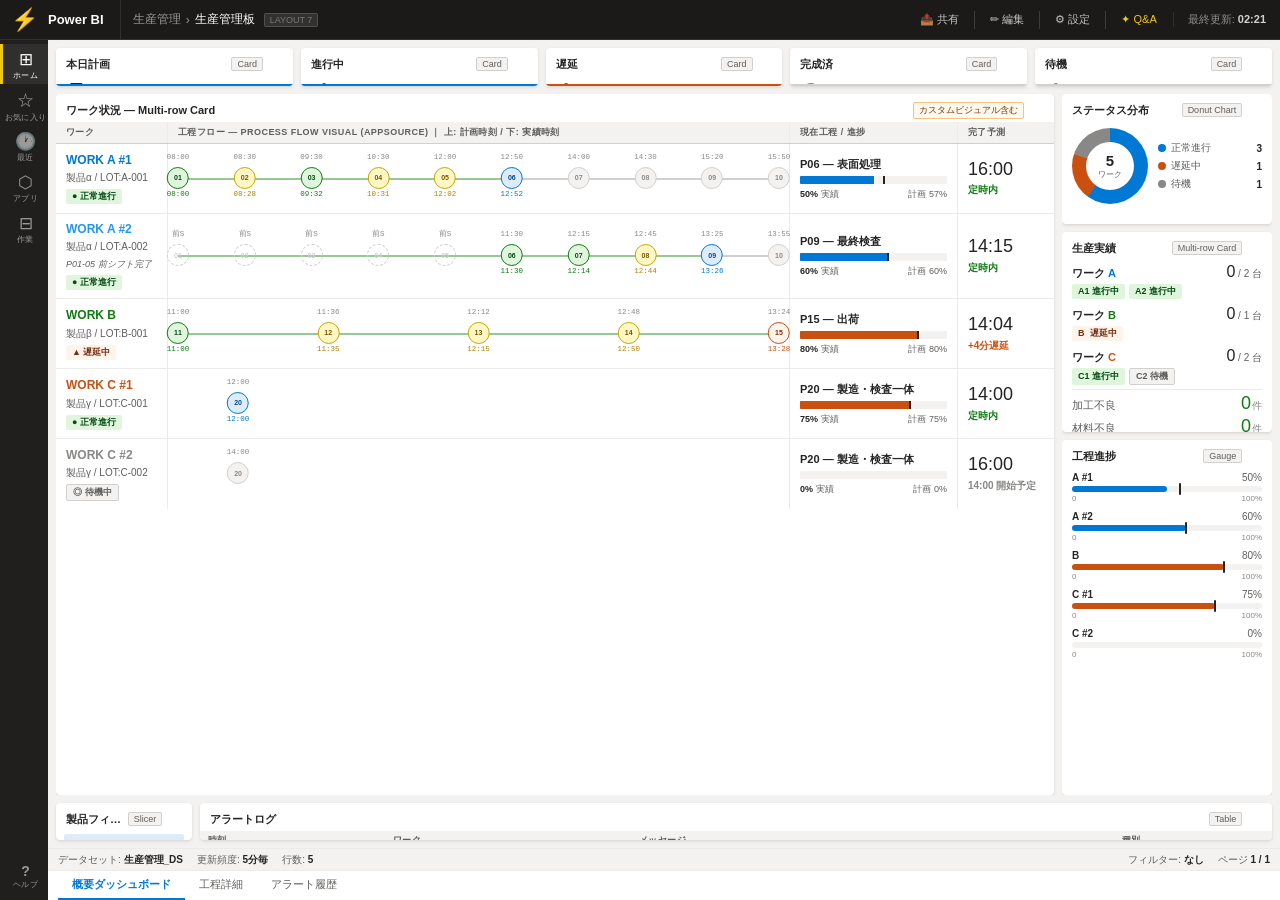
<file: layout-7.html>
<!DOCTYPE html>
<html lang="ja">
<head>
  <meta charset="UTF-8">
  <meta name="viewport" content="width=device-width, initial-scale=1.0">
  <title>生産管理板 — レイアウト7</title>
  <style>
    *, *::before, *::after { box-sizing: border-box; margin: 0; padding: 0; }

    :root {
      --pb-dark:        #1b1a19;
      --pb-nav:         #201f1e;
      --pb-canvas:      #f3f2f1;
      --pb-white:       #ffffff;
      --pb-border:      #edebe9;
      --pb-border2:     #d2d0ce;
      --pb-text:        #252423;
      --pb-dim:         #605e5c;
      --pb-gray:        #8a8886;
      --pb-hover:       #f3f2f1;
      --pb-blue:        #0078d4;
      --pb-blue-lt:     #deecf9;
      --pb-yellow:      #f2c811;
      --pb-green:       #107c10;
      --pb-green-lt:    #dff6dd;
      --pb-orange:      #ca5010;
      --pb-orange-lt:   #fdf4ec;
      --pb-red:         #d13438;
    }

    body {
      font-family: 'Segoe UI', 'Meiryo', 'Noto Sans JP', sans-serif;
      font-size: 12px;
      background: var(--pb-dark);
      color: var(--pb-text);
      height: 100vh;
      display: flex;
      flex-direction: column;
      overflow: hidden;
    }

    /* ══════════════════════════════════
       TOP BAR
    ══════════════════════════════════ */
    .pb-topbar {
      height: 40px; flex: 0 0 40px;
      background: var(--pb-dark);
      color: #fff;
      display: flex; align-items: center;
      border-bottom: 1px solid #323130;
    }
    .pb-logo {
      width: 48px; height: 40px; flex: 0 0 48px;
      display: flex; align-items: center; justify-content: center;
      font-size: 22px; color: var(--pb-yellow);
    }
    .pb-appname {
      font-size: 13px; font-weight: 600; color: #fff;
      padding-right: 16px; border-right: 1px solid #323130;
      margin-right: 12px; line-height: 40px;
    }
    .pb-breadcrumb {
      flex: 1; display: flex; align-items: center;
      gap: 5px; font-size: 12px; color: rgba(255,255,255,.55);
    }
    .pb-breadcrumb a { color: rgba(255,255,255,.55); text-decoration: none; }
    .pb-breadcrumb a:hover { color: rgba(255,255,255,.85); text-decoration: underline; }
    .pb-breadcrumb .cur { color: #fff; }
    .pb-toolbar { display: flex; align-items: center; gap: 2px; padding: 0 6px; }
    .pb-tbtn {
      height: 30px; padding: 0 10px;
      background: transparent; border: none;
      color: rgba(255,255,255,.75); font-size: 11px;
      font-family: inherit; cursor: pointer;
      display: flex; align-items: center; gap: 5px;
      border-radius: 2px; white-space: nowrap;
    }
    .pb-tbtn:hover { background: rgba(255,255,255,.1); }
    .pb-tbtn.highlight { color: var(--pb-yellow); }
    .pb-tsep { width: 1px; height: 18px; background: #3d3c3b; margin: 0 3px; }
    .pb-clock {
      font-size: 11px; color: rgba(255,255,255,.5);
      padding: 0 14px; white-space: nowrap; border-left: 1px solid #323130;
    }
    .pb-clock strong { color: rgba(255,255,255,.8); }

    /* ══════════════════════════════════
       APP BODY / LEFT NAV
    ══════════════════════════════════ */
    .pb-body { flex: 1 1 0; display: flex; overflow: hidden; }

    .pb-nav {
      width: 48px; flex: 0 0 48px;
      background: var(--pb-nav);
      display: flex; flex-direction: column;
      padding: 4px 0; gap: 1px;
    }
    .pb-nicon {
      width: 48px; min-height: 40px;
      display: flex; flex-direction: column;
      align-items: center; justify-content: center;
      color: rgba(255,255,255,.55); font-size: 17px;
      cursor: pointer; gap: 2px;
      border-left: 3px solid transparent;
    }
    .pb-nicon.active {
      color: #fff; border-left-color: var(--pb-yellow);
      background: rgba(255,255,255,.07);
    }
    .pb-nicon:hover:not(.active) { background: rgba(255,255,255,.05); color: rgba(255,255,255,.8); }
    .pb-nicon .nl { font-size: 8px; line-height: 1; letter-spacing: .01em; }
    .pb-nav-spacer { flex: 1; }

    /* ══════════════════════════════════
       CANVAS WRAP / CANVAS
    ══════════════════════════════════ */
    .pb-canvas-wrap {
      flex: 1 1 0; display: flex;
      flex-direction: column; overflow: hidden;
    }
    .pb-canvas {
      flex: 1 1 0; overflow: hidden;
      background: var(--pb-canvas);
      padding: 8px; display: flex;
      flex-direction: column; gap: 8px;
    }

    /* ══════════════════════════════════
       VISUAL CONTAINER (pbv)
    ══════════════════════════════════ */
    .pbv {
      background: var(--pb-white);
      border-radius: 4px;
      box-shadow: 0 1.6px 3.6px rgba(0,0,0,.1), 0 0.3px 0.9px rgba(0,0,0,.08);
      display: flex; flex-direction: column;
      overflow: hidden; position: relative;
    }
    .pbv:hover > .pbv-hdr .pbv-menu { opacity: 1; }
    .pbv-hdr {
      display: flex; align-items: center;
      padding: 6px 10px 2px; gap: 5px;
      flex: 0 0 auto; min-height: 28px;
    }
    .pbv-title {
      flex: 1; font-size: 11px; font-weight: 600;
      color: var(--pb-text); white-space: nowrap;
      overflow: hidden; text-overflow: ellipsis;
    }
    .pbv-type {
      font-size: 9px; color: var(--pb-dim);
      background: var(--pb-hover);
      border: 1px solid var(--pb-border2);
      border-radius: 2px; padding: 1px 5px;
      white-space: nowrap; flex: 0 0 auto;
    }
    .pbv-type.custom { background: #fef8ee; color: #7a3800; border-color: #f4c27c; }
    .pbv-menu {
      font-size: 13px; color: var(--pb-gray);
      cursor: pointer; padding: 0 2px;
      border-radius: 2px; opacity: 0;
      transition: opacity .15s; line-height: 1; flex: 0 0 auto;
    }
    .pbv-menu:hover { background: var(--pb-hover); }
    .pbv-body { flex: 1 1 0; overflow: hidden; padding: 4px 10px 8px; }
    .pbv-body.np { padding: 0; }
    .pbv-body.scrollable { overflow-y: auto; }
    .pbv-accent { position: absolute; bottom: 0; left: 0; right: 0; height: 2px; pointer-events: none; }

    /* ══════════════════════════════════
       ROW 1 — KPI CARDS
    ══════════════════════════════════ */
    .kpi-row { display: flex; gap: 8px; flex: 0 0 auto; }
    .pbv-kpi { flex: 1; min-width: 0; }
    .pbv-kpi .pbv-body {
      padding: 0 12px 10px;
      display: flex; flex-direction: column;
      align-items: flex-start; gap: 1px;
    }
    .kv-num { font-size: 30px; font-weight: 300; line-height: 1.1; color: var(--pb-text); }
    .kv-label { font-size: 10px; color: var(--pb-dim); }
    .kv-sub { font-size: 10px; font-weight: 600; display: flex; align-items: center; gap: 3px; margin-top: 2px; }

    /* ══════════════════════════════════
       ROW 2 — MAIN ROW
    ══════════════════════════════════ */
    .main-row {
      flex: 1 1 0; display: flex;
      gap: 8px; min-height: 0; overflow: hidden;
    }

    /* ── Work area (Multi-row Card) ── */
    .work-area { flex: 1 1 0; min-width: 0; }
    .work-area .pbv-body { padding: 0; overflow-y: auto; }

    .mrc-hdr {
      display: grid;
      grid-template-columns: 112px 1fr 168px 96px;
      background: var(--pb-hover);
      border-bottom: 1px solid var(--pb-border2);
      position: sticky; top: 0; z-index: 5;
    }
    .mrc-hcell {
      padding: 4px 10px;
      font-size: 9px; font-weight: 700;
      color: var(--pb-dim); letter-spacing: .05em;
      text-transform: uppercase;
      border-right: 1px solid var(--pb-border);
    }
    .mrc-hcell:last-child { border-right: none; }

    .mrc-row {
      display: grid;
      grid-template-columns: 112px 1fr 168px 96px;
      border-bottom: 1px solid var(--pb-border);
      min-height: 70px; align-items: stretch;
      transition: background .1s;
    }
    .mrc-row:last-child { border-bottom: none; }
    .mrc-row:hover { background: #faf9f8; }

    .mrc-cell {
      padding: 8px 10px;
      display: flex; flex-direction: column;
      justify-content: center; gap: 4px;
      border-right: 1px solid var(--pb-border);
      font-size: 11px;
    }
    .mrc-cell:last-child { border-right: none; }

    .mrc-wname { font-size: 12px; font-weight: 700; line-height: 1.2; }
    .mrc-wsub  { font-size: 10px; color: var(--pb-dim); }
    .mrc-wnote { font-size: 9px; color: var(--pb-dim); font-style: italic; }

    .mrc-badge {
      display: inline-flex; align-items: center;
      gap: 3px; font-size: 9px; font-weight: 700;
      padding: 1px 6px; border-radius: 2px; width: fit-content;
    }
    .mb-ok   { background: var(--pb-green-lt); color: #054b16; }
    .mb-warn { background: var(--pb-orange-lt); color: #7a2e0e; }
    .mb-idle { background: var(--pb-hover); color: var(--pb-dim); border: 1px solid var(--pb-border2); }

    /* ─── Process flow: 均等分散タイムライン ─── */
    .fd-timeline {
      position: relative;
      height: 50px;
      /* 両端 11px padding = ドットが左右ぴったり収まる */
      padding: 0 11px;
      box-sizing: border-box;
    }

    /* セグメント線（ドット間） */
    .fd-seg {
      position: absolute;
      top: 24px;          /* plan(11) + gap(2) + half-dot(11) = 24px */
      height: 2px;
      background: var(--pb-border2);
      pointer-events: none; z-index: 0;
    }
    .fd-seg.done-seg { background: #96c993; }

    /* ノード（絶対配置） */
    .fd-node {
      position: absolute;
      top: 0;
      display: flex; flex-direction: column;
      align-items: center; gap: 2px;
      transform: translateX(-50%);
      z-index: 1;
    }

    /* 計画時刻（上） */
    .fd-t-plan {
      font-family: 'Courier New', monospace;
      font-size: 7.5px; color: var(--pb-gray);
      line-height: 1; height: 11px;
      text-align: center; white-space: nowrap;
    }

    /* ドット */
    .fd-dot {
      width: 22px; height: 22px; border-radius: 50%;
      border: 1.5px solid; flex: 0 0 22px;
      display: flex; align-items: center; justify-content: center;
      font-size: 7px; font-weight: 700; cursor: default;
    }
    .fd-done      { background: var(--pb-green-lt); border-color: #107c10; color: #054b16; }
    .fd-done-late { background: #fff8c5; border-color: #c8a600; color: #7a5700; }
    .fd-active    { background: var(--pb-blue-lt);  border-color: var(--pb-blue); color: #004e8c; }
    .fd-delayed   { background: var(--pb-orange-lt);border-color: var(--pb-orange); color: #7a2e0e; }
    .fd-idle      { background: var(--pb-hover); border-color: var(--pb-border2); color: var(--pb-gray); }
    .fd-prev      { background: transparent; border: 1.5px dashed var(--pb-border2); color: var(--pb-border2); }

    /* 実績時刻（下） */
    .fd-t-actual {
      font-family: 'Courier New', monospace;
      font-size: 7.5px; line-height: 1;
      height: 11px; text-align: center; white-space: nowrap;
    }
    .fd-ta-ok   { color: var(--pb-green); }
    .fd-ta-late { color: #b08000; }
    .fd-ta-act  { color: var(--pb-blue); }
    .fd-ta-del  { color: var(--pb-orange); }
    .fd-ta-none { color: transparent; }

    /* Progress */
    .mp-proc { font-size: 11px; font-weight: 600; color: var(--pb-text); }
    .mp-track {
      height: 8px; background: var(--pb-hover);
      border-radius: 1px; overflow: hidden; position: relative;
    }
    .mp-fill { height: 100%; }
    .mp-target {
      position: absolute; top: -2px;
      width: 2px; height: 12px;
      background: var(--pb-text);
      border-radius: 1px; transform: translateX(-50%);
    }
    .mp-nums {
      display: flex; justify-content: space-between;
      font-size: 9px; color: var(--pb-dim);
    }
    .mp-nums strong { color: var(--pb-text); }

    /* ETA */
    .mrc-eta-time { font-size: 18px; font-weight: 300; color: var(--pb-text); line-height: 1.1; }
    .mrc-eta-label { font-size: 10px; font-weight: 600; }
    .eta-ok   { color: var(--pb-green); }
    .eta-warn { color: var(--pb-orange); }
    .eta-idle { color: var(--pb-gray); }

    /* ─── Right column ─── */
    .right-col {
      width: 210px; flex: 0 0 210px;
      display: flex; flex-direction: column; gap: 8px;
      overflow-y: auto;   /* 合計高が溢れてもスクロール */
    }

    /* Donut chart */
    .donut-wrap { display: flex; align-items: center; gap: 10px; padding: 2px 0 4px; }
    .donut-ring {
      width: 76px; height: 76px;
      border-radius: 50%; flex: 0 0 76px; position: relative;
    }
    .donut-hole {
      position: absolute; top: 50%; left: 50%;
      transform: translate(-50%, -50%);
      width: 48px; height: 48px;
      background: var(--pb-white); border-radius: 50%;
      display: flex; flex-direction: column;
      align-items: center; justify-content: center;
      pointer-events: none;
    }
    .dh-val { font-size: 15px; font-weight: 600; color: var(--pb-text); line-height: 1; }
    .dh-lbl { font-size: 8px; color: var(--pb-dim); margin-top: 1px; }
    .donut-legend { display: flex; flex-direction: column; gap: 4px; flex: 1; }
    .dl-row { display: flex; align-items: center; gap: 5px; font-size: 10px; }
    .dl-dot { width: 8px; height: 8px; border-radius: 50%; flex: 0 0 8px; }
    .dl-name { color: var(--pb-dim); flex: 1; }
    .dl-val  { font-weight: 700; color: var(--pb-text); }

    /* ─── 生産実績 visual ─── */
    .pr-list { display: flex; flex-direction: column; gap: 7px; }
    .pr-wrow { display: flex; flex-direction: column; gap: 3px; }
    .pr-head {
      display: flex; justify-content: space-between;
      align-items: baseline;
    }
    .pr-wname { font-size: 11px; font-weight: 700; color: var(--pb-text); }
    .pr-frac  { font-size: 10px; color: var(--pb-dim); }
    .pr-frac-done { font-size: 16px; font-weight: 300; color: var(--pb-text); line-height: 1; }
    .pr-chips { display: flex; gap: 4px; flex-wrap: wrap; }
    .pr-chip {
      display: inline-flex; align-items: center;
      gap: 3px; font-size: 9px; font-weight: 600;
      padding: 1px 6px; border-radius: 2px;
    }
    .pc-ok   { background: var(--pb-green-lt); color: #054b16; }
    .pc-warn { background: var(--pb-orange-lt); color: #7a2e0e; }
    .pc-idle { background: var(--pb-hover); color: var(--pb-dim); border: 1px solid var(--pb-border2); }

    .pr-divider {
      border: none; border-top: 1px solid var(--pb-border);
      margin: 4px 0;
    }
    .df-row {
      display: flex; justify-content: space-between;
      align-items: baseline; font-size: 11px;
    }
    .df-label { color: var(--pb-dim); }
    .df-val {
      font-size: 18px; font-weight: 300;
      color: var(--pb-text); line-height: 1;
    }
    .df-val.df-ok   { color: var(--pb-green); }
    .df-val.df-warn { color: var(--pb-orange); }
    .df-unit { font-size: 10px; color: var(--pb-gray); margin-left: 1px; }

    /* Gauges */
    .gauge-list { display: flex; flex-direction: column; gap: 8px; }
    .gi-hdr { display: flex; justify-content: space-between; font-size: 10px; margin-bottom: 3px; }
    .gi-name { font-weight: 600; color: var(--pb-text); }
    .gi-pct  { color: var(--pb-dim); font-size: 10px; }
    .gi-track-wrap { position: relative; margin-bottom: 2px; }
    .gi-track { height: 6px; background: var(--pb-hover); border-radius: 3px; }
    .gi-fill  { height: 100%; border-radius: 3px; overflow: hidden; }
    .gi-target {
      position: absolute; top: -3px;
      width: 2px; height: 12px;
      background: var(--pb-text); border-radius: 1px;
      transform: translateX(-50%);
    }
    .gi-minmax { display: flex; justify-content: space-between; font-size: 8px; color: var(--pb-gray); }

    /* ══════════════════════════════════
       ROW 3 — BOTTOM
    ══════════════════════════════════ */
    .bottom-row { flex: 0 0 auto; display: flex; gap: 8px; }

    /* Slicer */
    .slicer-visual { width: 136px; flex: 0 0 136px; }
    .slicer-body { padding: 3px 8px 6px !important; }
    .sl-item {
      display: flex; align-items: center;
      gap: 6px; padding: 3px 4px;
      border-radius: 2px; cursor: pointer;
      border: 1px solid transparent;
    }
    .sl-item.sel { background: var(--pb-blue-lt); }
    .sl-item:hover:not(.sel) { background: var(--pb-hover); }
    .sl-cb {
      width: 12px; height: 12px; border-radius: 2px;
      border: 1.5px solid var(--pb-gray);
      display: flex; align-items: center;
      justify-content: center; flex: 0 0 12px; font-size: 8px;
    }
    .sl-item.sel .sl-cb { background: var(--pb-blue); border-color: var(--pb-blue); color: #fff; }
    .sl-dot { width: 6px; height: 6px; border-radius: 50%; flex: 0 0 6px; }
    .sl-label { font-size: 11px; color: var(--pb-text); }

    /* Alert table */
    .alert-visual { flex: 1; }
    .alert-body { overflow-x: auto !important; }
    .al-table { width: 100%; border-collapse: collapse; font-size: 10px; }
    .al-table th {
      text-align: left; padding: 3px 8px;
      background: var(--pb-hover); font-size: 9px;
      font-weight: 700; color: var(--pb-dim);
      text-transform: uppercase; letter-spacing: .05em;
      border-bottom: 1px solid var(--pb-border2); white-space: nowrap;
    }
    .al-table td { padding: 3px 8px; border-bottom: 1px solid var(--pb-border); vertical-align: middle; }
    .al-table tr:last-child td { border-bottom: none; }
    .al-table tr:hover td { background: var(--pb-hover); }
    .al-time { font-family: 'Courier New', monospace; color: var(--pb-dim); white-space: nowrap; }
    .al-icon-ok   { color: var(--pb-green); font-size: 11px; }
    .al-icon-warn { color: var(--pb-orange); font-size: 11px; }
    .al-work { font-weight: 700; color: var(--pb-text); white-space: nowrap; }
    .al-msg  { color: var(--pb-dim); }

    /* ══════════════════════════════════
       STATUS BAR + PAGE TABS
    ══════════════════════════════════ */
    .pb-statusbar {
      flex: 0 0 22px; background: var(--pb-hover);
      border-top: 1px solid var(--pb-border);
      display: flex; align-items: center;
      padding: 0 10px; gap: 14px;
      font-size: 10px; color: var(--pb-dim);
    }
    .pb-statusbar strong { color: var(--pb-text); }
    .pb-pagetabs {
      flex: 0 0 30px; background: var(--pb-white);
      border-top: 1px solid var(--pb-border);
      display: flex; align-items: stretch;
      padding: 0 10px; gap: 0;
    }
    .pb-ptab {
      padding: 0 14px; font-size: 11px;
      color: var(--pb-dim); border-bottom: 2px solid transparent;
      cursor: pointer; display: flex; align-items: center; white-space: nowrap;
    }
    .pb-ptab.active { color: var(--pb-blue); border-bottom-color: var(--pb-blue); font-weight: 600; }
    .pb-ptab:hover:not(.active) { color: var(--pb-text); background: var(--pb-hover); }

    /* Scrollbar */
    ::-webkit-scrollbar { width: 5px; height: 5px; }
    ::-webkit-scrollbar-track { background: transparent; }
    ::-webkit-scrollbar-thumb { background: var(--pb-border2); border-radius: 3px; }
    ::-webkit-scrollbar-thumb:hover { background: var(--pb-gray); }
  </style>
</head>
<body>

<!-- ═══════════ TOP BAR ═══════════ -->
<div class="pb-topbar">
  <div class="pb-logo">⚡</div>
  <div class="pb-appname">Power BI</div>
  <div class="pb-breadcrumb">
    <a href="index.html">生産管理</a>
    <span>›</span>
    <span class="cur">生産管理板</span>
    <span style="font-size:9px;color:rgba(255,255,255,.35);background:rgba(255,255,255,.1);
      border:1px solid rgba(255,255,255,.15);border-radius:2px;padding:1px 5px;margin-left:4px;">
      LAYOUT 7
    </span>
  </div>
  <div style="flex:1"></div>
  <div class="pb-toolbar">
    <button class="pb-tbtn">📤 共有</button>
    <div class="pb-tsep"></div>
    <button class="pb-tbtn">✏ 編集</button>
    <div class="pb-tsep"></div>
    <button class="pb-tbtn">⚙ 設定</button>
    <div class="pb-tsep"></div>
    <button class="pb-tbtn highlight">✦ Q&amp;A</button>
  </div>
  <div class="pb-clock">最終更新: <strong id="clock">--:--</strong></div>
</div>

<!-- ═══════════ BODY ═══════════ -->
<div class="pb-body">

  <!-- Left nav -->
  <div class="pb-nav">
    <div class="pb-nicon active" title="ホーム"><span>⊞</span><span class="nl">ホーム</span></div>
    <div class="pb-nicon" title="お気に入り"><span>☆</span><span class="nl">お気に入り</span></div>
    <div class="pb-nicon" title="最近"><span>🕐</span><span class="nl">最近</span></div>
    <div class="pb-nicon" title="アプリ"><span>⬡</span><span class="nl">アプリ</span></div>
    <div class="pb-nicon" title="ワークスペース"><span>⊟</span><span class="nl">作業</span></div>
    <div class="pb-nav-spacer"></div>
    <div class="pb-nicon" title="ヘルプ"><span style="font-size:14px;font-weight:700">?</span><span class="nl">ヘルプ</span></div>
  </div>

  <!-- Canvas wrap -->
  <div class="pb-canvas-wrap">
    <div class="pb-canvas">

      <!-- ════ ROW 1 — KPI Cards ════ -->
      <div class="kpi-row">

        <div class="pbv pbv-kpi">
          <div class="pbv-hdr"><div class="pbv-title">本日計画</div><span class="pbv-type">Card</span><div class="pbv-menu">···</div></div>
          <div class="pbv-body"><div class="kv-num">5</div><div class="kv-label">台 / 第1ライン</div></div>
          <div class="pbv-accent" style="background:var(--pb-blue)"></div>
        </div>

        <div class="pbv pbv-kpi">
          <div class="pbv-hdr"><div class="pbv-title">進行中</div><span class="pbv-type">Card</span><div class="pbv-menu">···</div></div>
          <div class="pbv-body">
            <div class="kv-num" style="color:var(--pb-blue)">4</div>
            <div class="kv-label">ワーク</div>
            <div class="kv-sub" style="color:var(--pb-blue)">▲ 計画通り</div>
          </div>
          <div class="pbv-accent" style="background:var(--pb-blue)"></div>
        </div>

        <div class="pbv pbv-kpi">
          <div class="pbv-hdr"><div class="pbv-title">遅延</div><span class="pbv-type">Card</span><div class="pbv-menu">···</div></div>
          <div class="pbv-body">
            <div class="kv-num" style="color:var(--pb-orange)">1</div>
            <div class="kv-label">ワーク B</div>
            <div class="kv-sub" style="color:var(--pb-orange)">▲ +4分遅延</div>
          </div>
          <div class="pbv-accent" style="background:var(--pb-orange)"></div>
        </div>

        <div class="pbv pbv-kpi">
          <div class="pbv-hdr"><div class="pbv-title">完成済</div><span class="pbv-type">Card</span><div class="pbv-menu">···</div></div>
          <div class="pbv-body">
            <div class="kv-num" style="color:var(--pb-gray)">0</div>
            <div class="kv-label">台（目標 5台）</div>
          </div>
          <div class="pbv-accent" style="background:var(--pb-border2)"></div>
        </div>

        <div class="pbv pbv-kpi">
          <div class="pbv-hdr"><div class="pbv-title">待機</div><span class="pbv-type">Card</span><div class="pbv-menu">···</div></div>
          <div class="pbv-body">
            <div class="kv-num" style="color:var(--pb-gray)">1</div>
            <div class="kv-label">ワーク C #2</div>
            <div class="kv-sub" style="color:var(--pb-gray)">◎ 14:00 開始予定</div>
          </div>
          <div class="pbv-accent" style="background:var(--pb-border2)"></div>
        </div>

      </div><!-- /kpi-row -->

      <!-- ════ ROW 2 — MAIN ════ -->
      <div class="main-row">

        <!-- Work status (Multi-row Card) -->
        <div class="pbv work-area">
          <div class="pbv-hdr">
            <div class="pbv-title">ワーク状況 — Multi-row Card</div>
            <span class="pbv-type custom">カスタムビジュアル含む</span>
            <div class="pbv-menu">···</div>
          </div>
          <div class="pbv-body np scrollable">
            <div class="mrc-hdr">
              <div class="mrc-hcell">ワーク</div>
              <div class="mrc-hcell">工程フロー — Process Flow Visual (AppSource) ｜ 上: 計画時刻 / 下: 実績時刻</div>
              <div class="mrc-hcell">現在工程 / 進捗</div>
              <div class="mrc-hcell">完了予測</div>
            </div>
            <div id="work-table"></div>
          </div>
        </div>

        <!-- Right column -->
        <div class="right-col">

          <!-- 1. Donut chart -->
          <div class="pbv" style="flex:0 0 130px">
            <div class="pbv-hdr">
              <div class="pbv-title">ステータス分布</div>
              <span class="pbv-type">Donut Chart</span>
              <div class="pbv-menu">···</div>
            </div>
            <div class="pbv-body">
              <div class="donut-wrap">
                <!-- 正常3/遅延1/待機1 → 216°/72°/72° -->
                <div class="donut-ring" style="background: conic-gradient(
                  var(--pb-blue)   0deg 216deg,
                  var(--pb-orange) 216deg 288deg,
                  var(--pb-gray)   288deg 360deg
                );">
                  <div class="donut-hole">
                    <div class="dh-val">5</div>
                    <div class="dh-lbl">ワーク</div>
                  </div>
                </div>
                <div class="donut-legend">
                  <div class="dl-row"><div class="dl-dot" style="background:var(--pb-blue)"></div><span class="dl-name">正常進行</span><span class="dl-val">3</span></div>
                  <div class="dl-row"><div class="dl-dot" style="background:var(--pb-orange)"></div><span class="dl-name">遅延中</span><span class="dl-val">1</span></div>
                  <div class="dl-row"><div class="dl-dot" style="background:var(--pb-gray)"></div><span class="dl-name">待機</span><span class="dl-val">1</span></div>
                </div>
              </div>
            </div>
          </div>

          <!-- 2. 生産実績 (Multi-row Card) -->
          <div class="pbv" style="flex:0 0 200px">
            <div class="pbv-hdr">
              <div class="pbv-title">生産実績</div>
              <span class="pbv-type">Multi-row Card</span>
              <div class="pbv-menu">···</div>
            </div>
            <div class="pbv-body" style="padding:4px 10px 8px">
              <div class="pr-list">
                <!-- WORK A -->
                <div class="pr-wrow">
                  <div class="pr-head">
                    <span class="pr-wname">ワーク <span style="color:var(--pb-blue)">A</span></span>
                    <span class="pr-frac"><span class="pr-frac-done">0</span> / 2 台</span>
                  </div>
                  <div class="pr-chips">
                    <span class="pr-chip pc-ok" title="A#1 — P06進行中">A1 進行中</span>
                    <span class="pr-chip pc-ok" title="A#2 — P09進行中">A2 進行中</span>
                  </div>
                </div>
                <!-- WORK B -->
                <div class="pr-wrow">
                  <div class="pr-head">
                    <span class="pr-wname">ワーク <span style="color:var(--pb-green)">B</span></span>
                    <span class="pr-frac"><span class="pr-frac-done">0</span> / 1 台</span>
                  </div>
                  <div class="pr-chips">
                    <span class="pr-chip pc-warn" title="B — P15遅延進行中">B &nbsp;遅延中</span>
                  </div>
                </div>
                <!-- WORK C -->
                <div class="pr-wrow">
                  <div class="pr-head">
                    <span class="pr-wname">ワーク <span style="color:var(--pb-orange)">C</span></span>
                    <span class="pr-frac"><span class="pr-frac-done">0</span> / 2 台</span>
                  </div>
                  <div class="pr-chips">
                    <span class="pr-chip pc-ok"   title="C#1 — P20進行中">C1 進行中</span>
                    <span class="pr-chip pc-idle" title="C#2 — 14:00開始待ち">C2 待機</span>
                  </div>
                </div>
              </div>
              <!-- 不良数 -->
              <hr class="pr-divider">
              <div class="df-row">
                <span class="df-label">加工不良</span>
                <span><span class="df-val df-ok">0</span><span class="df-unit">件</span></span>
              </div>
              <div class="df-row" style="margin-top:4px">
                <span class="df-label">材料不良</span>
                <span><span class="df-val df-ok">0</span><span class="df-unit">件</span></span>
              </div>
            </div>
          </div>

          <!-- 3. Gauge visual -->
          <div class="pbv" style="flex:1 1 0;min-height:110px">
            <div class="pbv-hdr">
              <div class="pbv-title">工程進捗</div>
              <span class="pbv-type">Gauge</span>
              <div class="pbv-menu">···</div>
            </div>
            <div class="pbv-body scrollable" style="padding:4px 10px 8px">
              <div class="gauge-list" id="gauge-list"></div>
            </div>
          </div>

        </div><!-- /right-col -->
      </div><!-- /main-row -->

      <!-- ════ ROW 3 — BOTTOM ════ -->
      <div class="bottom-row">

        <!-- Slicer -->
        <div class="pbv slicer-visual">
          <div class="pbv-hdr"><div class="pbv-title">製品フィルター</div><span class="pbv-type">Slicer</span><div class="pbv-menu">···</div></div>
          <div class="pbv-body slicer-body">
            <div class="sl-item sel">
              <div class="sl-cb">✓</div>
              <div class="sl-dot" style="background:var(--pb-blue)"></div>
              <span class="sl-label">製品α (WORK A)</span>
            </div>
            <div class="sl-item sel">
              <div class="sl-cb">✓</div>
              <div class="sl-dot" style="background:var(--pb-green)"></div>
              <span class="sl-label">製品β (WORK B)</span>
            </div>
            <div class="sl-item sel">
              <div class="sl-cb">✓</div>
              <div class="sl-dot" style="background:var(--pb-orange)"></div>
              <span class="sl-label">製品γ (WORK C)</span>
            </div>
          </div>
        </div>

        <!-- Alert log (Table) -->
        <div class="pbv alert-visual">
          <div class="pbv-hdr"><div class="pbv-title">アラートログ</div><span class="pbv-type">Table</span><div class="pbv-menu">···</div></div>
          <div class="pbv-body np alert-body">
            <table class="al-table">
              <thead>
                <tr>
                  <th>時刻</th><th style="width:20px"></th>
                  <th>ワーク</th><th>メッセージ</th><th>種別</th>
                </tr>
              </thead>
              <tbody>
                <tr>
                  <td class="al-time">13:28</td><td class="al-icon-warn">⚠</td>
                  <td class="al-work">WORK B</td>
                  <td class="al-msg">P15 出荷 開始（+4分遅延）</td>
                  <td><span class="mrc-badge mb-warn">遅延</span></td>
                </tr>
                <tr>
                  <td class="al-time">12:50</td><td class="al-icon-warn">⚠</td>
                  <td class="al-work">WORK B</td>
                  <td class="al-msg">P14 組立 完了（+2分遅延）</td>
                  <td><span class="mrc-badge mb-warn">遅延</span></td>
                </tr>
                <tr>
                  <td class="al-time">12:00</td><td class="al-icon-ok">✓</td>
                  <td class="al-work">WORK C #1</td>
                  <td class="al-msg">P20 製造・検査 定刻開始</td>
                  <td><span class="mrc-badge mb-ok">正常</span></td>
                </tr>
                <tr>
                  <td class="al-time">08:00</td><td class="al-icon-ok">✓</td>
                  <td class="al-work">全ライン</td>
                  <td class="al-msg">始業確認 OK</td>
                  <td><span class="mrc-badge mb-ok">正常</span></td>
                </tr>
              </tbody>
            </table>
          </div>
        </div>

      </div><!-- /bottom-row -->
    </div><!-- /pb-canvas -->

    <!-- Status bar -->
    <div class="pb-statusbar">
      <span>データセット: <strong>生産管理_DS</strong></span>
      <span>更新頻度: <strong>5分毎</strong></span>
      <span>行数: <strong>5</strong></span>
      <div style="flex:1"></div>
      <span>フィルター: <strong>なし</strong></span>
      <span>ページ <strong>1 / 1</strong></span>
    </div>

    <!-- Page tabs -->
    <div class="pb-pagetabs">
      <div class="pb-ptab active">概要ダッシュボード</div>
      <div class="pb-ptab">工程詳細</div>
      <div class="pb-ptab">アラート履歴</div>
    </div>

  </div><!-- /pb-canvas-wrap -->
</div><!-- /pb-body -->

<script>
// ── Clock ──
function updateClock() {
  const n = new Date();
  document.getElementById('clock').textContent =
    String(n.getHours()).padStart(2,'0') + ':' + String(n.getMinutes()).padStart(2,'0');
}
updateClock();
setInterval(updateClock, 30000);

// ── Work data (plan/actual times added per process) ──
const WORKS = [
  {
    label:'WORK A #1', sub:'製品α / LOT:A-001', color:'#0078d4',
    status:'ok', statusLabel:'正常進行',
    procs:[
      {id:'01', name:'材料投入',  s:'done',      plan:'08:00', actual:'08:00'},
      {id:'02', name:'切断加工',  s:'done-late', plan:'08:30', actual:'08:28'},
      {id:'03', name:'穴あけ',    s:'done',      plan:'09:30', actual:'09:32'},
      {id:'04', name:'組付',      s:'done-late', plan:'10:30', actual:'10:31'},
      {id:'05', name:'配線',      s:'done-late', plan:'12:00', actual:'12:02'},
      {id:'06', name:'表面処理',  s:'active',    plan:'12:50', actual:'12:52'},
      {id:'07', name:'中間検査',  s:'idle',      plan:'14:00', actual:''},
      {id:'08', name:'最終組付',  s:'idle',      plan:'14:30', actual:''},
      {id:'09', name:'最終検査',  s:'idle',      plan:'15:20', actual:''},
      {id:'10', name:'出荷梱包',  s:'idle',      plan:'15:50', actual:''},
    ],
    curProc:'P06 — 表面処理', pct:50, planPct:57,
    eta:'16:00', etaStatus:'ok', etaLabel:'定時内', barColor:'var(--pb-blue)',
  },
  {
    label:'WORK A #2', sub:'製品α / LOT:A-002', color:'#2196f3',
    status:'ok', statusLabel:'正常進行', note:'P01-05 前シフト完了',
    procs:[
      {id:'01', name:'材料投入',  s:'prev', plan:'前S', actual:''},
      {id:'02', name:'切断加工',  s:'prev', plan:'前S', actual:''},
      {id:'03', name:'穴あけ',    s:'prev', plan:'前S', actual:''},
      {id:'04', name:'組付',      s:'prev', plan:'前S', actual:''},
      {id:'05', name:'配線',      s:'prev', plan:'前S', actual:''},
      {id:'06', name:'表面処理',  s:'done',      plan:'11:30', actual:'11:30'},
      {id:'07', name:'中間検査',  s:'done',      plan:'12:15', actual:'12:14'},
      {id:'08', name:'最終組付',  s:'done-late', plan:'12:45', actual:'12:44'},
      {id:'09', name:'最終検査',  s:'active',    plan:'13:25', actual:'13:26'},
      {id:'10', name:'出荷梱包',  s:'idle',      plan:'13:55', actual:''},
    ],
    curProc:'P09 — 最終検査', pct:60, planPct:60,
    eta:'14:15', etaStatus:'ok', etaLabel:'定時内', barColor:'var(--pb-blue)',
  },
  {
    label:'WORK B', sub:'製品β / LOT:B-001', color:'#107c10',
    status:'warn', statusLabel:'遅延中',
    procs:[
      {id:'11', name:'素材カット', s:'done',      plan:'11:00', actual:'11:00'},
      {id:'12', name:'加工',       s:'done-late', plan:'11:36', actual:'11:35'},
      {id:'13', name:'検査',       s:'done-late', plan:'12:12', actual:'12:15'},
      {id:'14', name:'組立',       s:'done-late', plan:'12:48', actual:'12:50'},
      {id:'15', name:'出荷',       s:'delayed',   plan:'13:24', actual:'13:28'},
    ],
    curProc:'P15 — 出荷', pct:80, planPct:80,
    eta:'14:04', etaStatus:'warn', etaLabel:'+4分遅延', barColor:'var(--pb-orange)',
  },
  {
    label:'WORK C #1', sub:'製品γ / LOT:C-001', color:'#ca5010',
    status:'ok', statusLabel:'正常進行',
    procs:[
      {id:'20', name:'製造・検査', s:'active', plan:'12:00', actual:'12:00'},
    ],
    curProc:'P20 — 製造・検査一体', pct:75, planPct:75,
    eta:'14:00', etaStatus:'ok', etaLabel:'定時内', barColor:'var(--pb-orange)',
  },
  {
    label:'WORK C #2', sub:'製品γ / LOT:C-002', color:'#8a8886',
    status:'idle', statusLabel:'待機中',
    procs:[
      {id:'20', name:'製造・検査', s:'idle', plan:'14:00', actual:''},
    ],
    curProc:'P20 — 製造・検査一体', pct:0, planPct:0,
    eta:'16:00', etaStatus:'idle', etaLabel:'14:00 開始予定', barColor:'var(--pb-gray)',
  },
];

const DOT_CLS = {
  'done':'fd-done', 'done-late':'fd-done-late',
  'active':'fd-active', 'delayed':'fd-delayed',
  'idle':'fd-idle', 'prev':'fd-prev',
};
// 実績時刻の文字色クラス
const ACT_CLS = {
  'done':'fd-ta-ok', 'done-late':'fd-ta-late',
  'active':'fd-ta-act', 'delayed':'fd-ta-del',
  'idle':'fd-ta-none', 'prev':'fd-ta-none',
};
const BADGE_CLS  = {ok:'mb-ok', warn:'mb-warn', idle:'mb-idle'};
const BADGE_ICON = {ok:'●', warn:'▲', idle:'◎'};
const ETA_CLS    = {ok:'eta-ok', warn:'eta-warn', idle:'eta-idle'};

// ── Build work table ──
const tbl = document.getElementById('work-table');
WORKS.forEach(w => {
  const row = document.createElement('div');
  row.className = 'mrc-row';

  // Col 1: Work name + status
  const c1 = document.createElement('div');
  c1.className = 'mrc-cell';
  c1.innerHTML =
    `<div class="mrc-wname" style="color:${w.color}">${w.label}</div>` +
    `<div class="mrc-wsub">${w.sub}</div>` +
    (w.note ? `<div class="mrc-wnote">${w.note}</div>` : '') +
    `<span class="mrc-badge ${BADGE_CLS[w.status]}">${BADGE_ICON[w.status]} ${w.statusLabel}</span>`;

  // Col 2: Process flow — 均等分散タイムライン
  const c2 = document.createElement('div');
  c2.className = 'mrc-cell';
  const fd = document.createElement('div');
  fd.className = 'fd-timeline';

  const N = w.procs.length;
  // N=1 のとき左端寄り(10%)に配置
  const posPct = idx => N === 1 ? 10 : (idx / (N - 1)) * 100;

  const STATE_LBL2 = {
    done:'完了', 'done-late':'完了(遅延)',
    active:'進行中', delayed:'遅延進行中',
    idle:'未着手', prev:'前シフト完了'
  };

  // ① セグメント線（ドット間）
  for (let i = 0; i < N - 1; i++) {
    const ps = w.procs[i].s;
    const isDone = ps === 'done' || ps === 'done-late' || ps === 'prev';
    const seg = document.createElement('div');
    seg.className = 'fd-seg' + (isDone ? ' done-seg' : '');
    seg.style.left  = posPct(i) + '%';
    seg.style.width = (posPct(i + 1) - posPct(i)) + '%';
    fd.appendChild(seg);
  }

  // ② ノード（計画時刻 / ドット / 実績時刻）
  w.procs.forEach((p, i) => {
    const node = document.createElement('div');
    node.className = 'fd-node';
    node.style.left = posPct(i) + '%';

    const tPlan = document.createElement('div');
    tPlan.className = 'fd-t-plan';
    tPlan.textContent = p.plan || '';

    const dot = document.createElement('div');
    dot.className = 'fd-dot ' + (DOT_CLS[p.s] || 'fd-idle');
    dot.textContent = p.id;
    dot.title = `P${p.id} ${p.name} | ${STATE_LBL2[p.s] || p.s}` +
      (p.plan && p.s !== 'prev' ? ` | 計画: ${p.plan}` : '') +
      (p.actual ? ` | 実績: ${p.actual}` : '');

    const tAct = document.createElement('div');
    tAct.className = 'fd-t-actual ' + (ACT_CLS[p.s] || 'fd-ta-none');
    tAct.textContent = p.actual || ' ';

    node.appendChild(tPlan);
    node.appendChild(dot);
    node.appendChild(tAct);
    fd.appendChild(node);
  });

  c2.appendChild(fd);

  // Col 3: Current proc + progress bar
  const c3 = document.createElement('div');
  c3.className = 'mrc-cell';
  c3.innerHTML =
    `<div class="mp-proc">${w.curProc}</div>` +
    `<div class="mp-track">` +
      `<div class="mp-fill" style="width:${w.pct}%;background:${w.barColor}"></div>` +
      (w.planPct > 0 ? `<div class="mp-target" style="left:${w.planPct}%"></div>` : '') +
    `</div>` +
    `<div class="mp-nums"><span><strong>${w.pct}%</strong> 実績</span><span>計画 ${w.planPct}%</span></div>`;

  // Col 4: ETA
  const c4 = document.createElement('div');
  c4.className = 'mrc-cell';
  c4.innerHTML =
    `<div class="mrc-eta-time">${w.eta}</div>` +
    `<div class="mrc-eta-label ${ETA_CLS[w.etaStatus]}">${w.etaLabel}</div>`;

  row.appendChild(c1); row.appendChild(c2);
  row.appendChild(c3); row.appendChild(c4);
  tbl.appendChild(row);
});

// ── Build gauge list ──
const GAUGES = [
  { name:'A #1', pct:50, target:57, color:'var(--pb-blue)' },
  { name:'A #2', pct:60, target:60, color:'var(--pb-blue)' },
  { name:'B',    pct:80, target:80, color:'var(--pb-orange)' },
  { name:'C #1', pct:75, target:75, color:'var(--pb-orange)' },
  { name:'C #2', pct:0,  target:0,  color:'var(--pb-gray)' },
];
const gl = document.getElementById('gauge-list');
GAUGES.forEach(g => {
  const item = document.createElement('div');
  item.innerHTML =
    `<div class="gi-hdr"><span class="gi-name">${g.name}</span><span class="gi-pct">${g.pct}%</span></div>` +
    `<div class="gi-track-wrap">` +
      `<div class="gi-track"><div class="gi-fill" style="width:${g.pct}%;background:${g.color}"></div></div>` +
      (g.target > 0 ? `<div class="gi-target" style="left:${g.target}%"></div>` : '') +
    `</div>` +
    `<div class="gi-minmax"><span>0</span><span>100%</span></div>`;
  gl.appendChild(item);
});
</script>
</body>
</html>
</file>
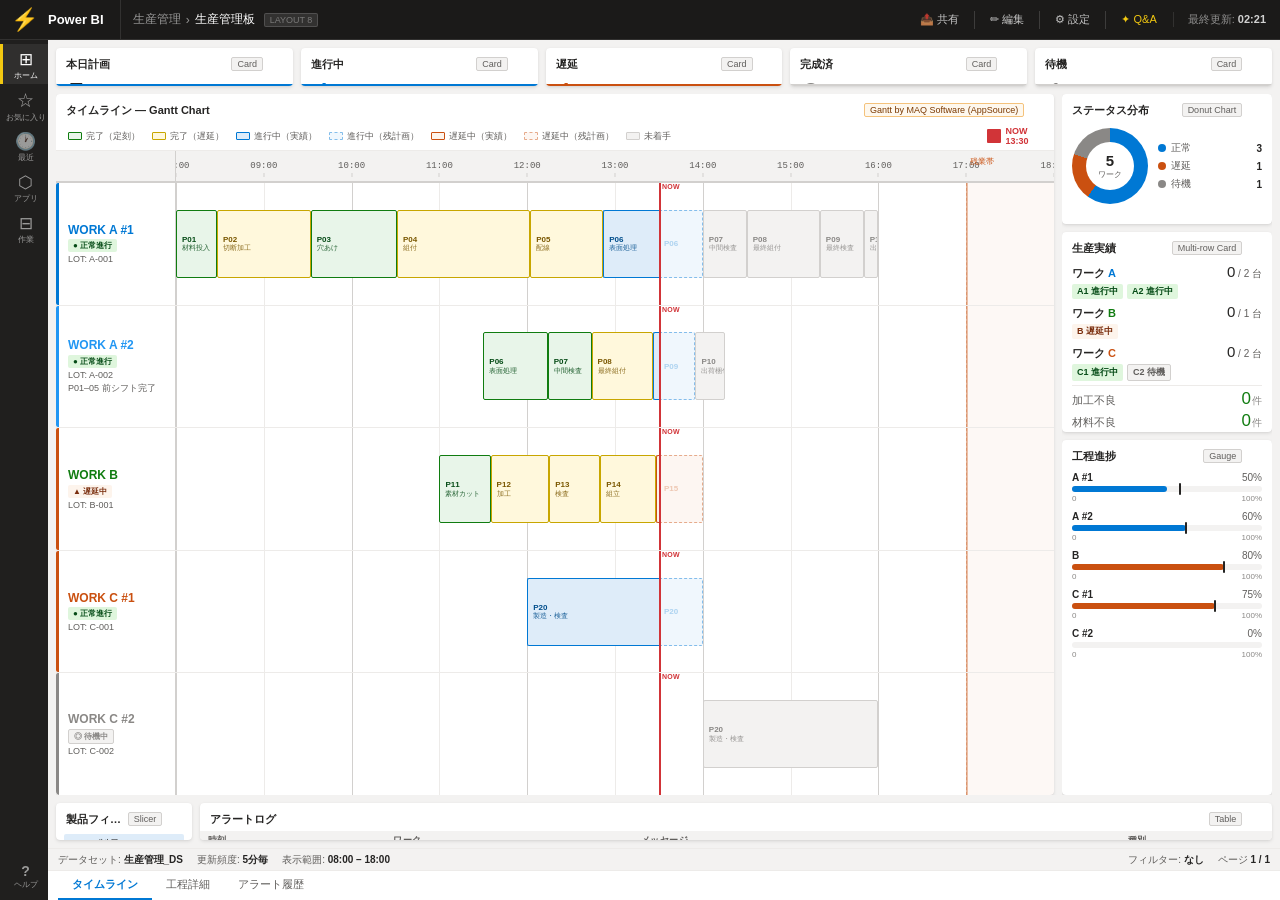
<file: layout-8.html>
<!DOCTYPE html>
<html lang="ja">
<head>
  <meta charset="UTF-8">
  <meta name="viewport" content="width=device-width, initial-scale=1.0">
  <title>生産管理板 — レイアウト8</title>
  <style>
    *, *::before, *::after { box-sizing: border-box; margin: 0; padding: 0; }

    :root {
      --pb-dark:        #1b1a19;
      --pb-nav:         #201f1e;
      --pb-canvas:      #f3f2f1;
      --pb-white:       #ffffff;
      --pb-border:      #edebe9;
      --pb-border2:     #d2d0ce;
      --pb-text:        #252423;
      --pb-dim:         #605e5c;
      --pb-gray:        #8a8886;
      --pb-hover:       #f3f2f1;
      --pb-blue:        #0078d4;
      --pb-blue-lt:     #deecf9;
      --pb-yellow:      #f2c811;
      --pb-green:       #107c10;
      --pb-green-lt:    #dff6dd;
      --pb-orange:      #ca5010;
      --pb-orange-lt:   #fdf4ec;
      --pb-red:         #d13438;
    }

    body {
      font-family: 'Segoe UI', 'Meiryo', 'Noto Sans JP', sans-serif;
      font-size: 12px;
      background: var(--pb-dark);
      color: var(--pb-text);
      height: 100vh;
      display: flex;
      flex-direction: column;
      overflow: hidden;
    }

    /* ══════════════════════════════════
       TOP BAR
    ══════════════════════════════════ */
    .pb-topbar {
      height: 40px; flex: 0 0 40px;
      background: var(--pb-dark); color: #fff;
      display: flex; align-items: center;
      border-bottom: 1px solid #323130;
    }
    .pb-logo {
      width: 48px; height: 40px; flex: 0 0 48px;
      display: flex; align-items: center; justify-content: center;
      font-size: 22px; color: var(--pb-yellow);
    }
    .pb-appname {
      font-size: 13px; font-weight: 600; color: #fff;
      padding-right: 16px; border-right: 1px solid #323130;
      margin-right: 12px; line-height: 40px;
    }
    .pb-breadcrumb {
      flex: 1; display: flex; align-items: center;
      gap: 5px; font-size: 12px; color: rgba(255,255,255,.55);
    }
    .pb-breadcrumb a { color: rgba(255,255,255,.55); text-decoration: none; }
    .pb-breadcrumb a:hover { color: rgba(255,255,255,.85); text-decoration: underline; }
    .pb-breadcrumb .cur { color: #fff; }
    .pb-toolbar { display: flex; align-items: center; gap: 2px; padding: 0 6px; }
    .pb-tbtn {
      height: 30px; padding: 0 10px;
      background: transparent; border: none;
      color: rgba(255,255,255,.75); font-size: 11px;
      font-family: inherit; cursor: pointer;
      display: flex; align-items: center; gap: 5px;
      border-radius: 2px; white-space: nowrap;
    }
    .pb-tbtn:hover { background: rgba(255,255,255,.1); }
    .pb-tbtn.hl { color: var(--pb-yellow); }
    .pb-tsep { width: 1px; height: 18px; background: #3d3c3b; margin: 0 3px; }
    .pb-clock {
      font-size: 11px; color: rgba(255,255,255,.5);
      padding: 0 14px; white-space: nowrap; border-left: 1px solid #323130;
    }
    .pb-clock strong { color: rgba(255,255,255,.8); }

    /* ══════════════════════════════════
       APP BODY / NAV
    ══════════════════════════════════ */
    .pb-body { flex: 1 1 0; display: flex; overflow: hidden; }

    .pb-nav {
      width: 48px; flex: 0 0 48px;
      background: var(--pb-nav);
      display: flex; flex-direction: column;
      padding: 4px 0; gap: 1px;
    }
    .pb-nicon {
      width: 48px; min-height: 40px;
      display: flex; flex-direction: column;
      align-items: center; justify-content: center;
      color: rgba(255,255,255,.55); font-size: 17px;
      cursor: pointer; gap: 2px;
      border-left: 3px solid transparent;
    }
    .pb-nicon.active {
      color: #fff; border-left-color: var(--pb-yellow);
      background: rgba(255,255,255,.07);
    }
    .pb-nicon:hover:not(.active) { background: rgba(255,255,255,.05); color: rgba(255,255,255,.8); }
    .pb-nicon .nl { font-size: 8px; line-height: 1; }
    .pb-nav-spacer { flex: 1; }

    /* ══════════════════════════════════
       CANVAS
    ══════════════════════════════════ */
    .pb-canvas-wrap {
      flex: 1 1 0; display: flex;
      flex-direction: column; overflow: hidden;
    }
    .pb-canvas {
      flex: 1 1 0; overflow: hidden;
      background: var(--pb-canvas);
      padding: 8px; display: flex;
      flex-direction: column; gap: 8px;
    }

    /* ══════════════════════════════════
       VISUAL CONTAINER
    ══════════════════════════════════ */
    .pbv {
      background: var(--pb-white); border-radius: 4px;
      box-shadow: 0 1.6px 3.6px rgba(0,0,0,.1), 0 0.3px 0.9px rgba(0,0,0,.08);
      display: flex; flex-direction: column;
      overflow: hidden; position: relative;
    }
    .pbv:hover > .pbv-hdr .pbv-menu { opacity: 1; }
    .pbv-hdr {
      display: flex; align-items: center;
      padding: 6px 10px 2px; gap: 5px;
      flex: 0 0 auto; min-height: 28px;
    }
    .pbv-title {
      flex: 1; font-size: 11px; font-weight: 600;
      color: var(--pb-text); white-space: nowrap;
      overflow: hidden; text-overflow: ellipsis;
    }
    .pbv-type {
      font-size: 9px; color: var(--pb-dim);
      background: var(--pb-hover);
      border: 1px solid var(--pb-border2);
      border-radius: 2px; padding: 1px 5px;
      white-space: nowrap; flex: 0 0 auto;
    }
    .pbv-type.custom { background: #fef8ee; color: #7a3800; border-color: #f4c27c; }
    .pbv-menu {
      font-size: 13px; color: var(--pb-gray);
      cursor: pointer; padding: 0 2px;
      border-radius: 2px; opacity: 0;
      transition: opacity .15s; flex: 0 0 auto;
    }
    .pbv-menu:hover { background: var(--pb-hover); }
    .pbv-body { flex: 1 1 0; overflow: hidden; padding: 4px 10px 8px; }
    .pbv-body.np { padding: 0; }
    .pbv-body.sa { overflow-y: auto; }
    .pbv-accent { position: absolute; bottom: 0; left: 0; right: 0; height: 2px; pointer-events: none; }

    /* ══════════════════════════════════
       ROW 1 — KPI CARDS
    ══════════════════════════════════ */
    .kpi-row { display: flex; gap: 8px; flex: 0 0 auto; }
    .pbv-kpi { flex: 1; min-width: 0; }
    .pbv-kpi .pbv-body {
      padding: 0 12px 10px;
      display: flex; flex-direction: column;
      align-items: flex-start; gap: 1px;
    }
    .kv-num { font-size: 30px; font-weight: 300; line-height: 1.1; color: var(--pb-text); }
    .kv-label { font-size: 10px; color: var(--pb-dim); }
    .kv-sub { font-size: 10px; font-weight: 600; margin-top: 2px; }

    /* ══════════════════════════════════
       ROW 2 — MAIN ROW
    ══════════════════════════════════ */
    .main-row {
      flex: 1 1 0; display: flex;
      gap: 8px; min-height: 0; overflow: hidden;
    }

    /* ── Gantt chart visual ── */
    .gantt-visual { flex: 1 1 0; min-width: 0; }
    .gantt-visual .pbv-body { padding: 0; display: flex; flex-direction: column; }

    /* Legend bar */
    .gantt-legend {
      flex: 0 0 auto;
      display: flex; align-items: center;
      gap: 12px; padding: 4px 12px;
      border-bottom: 1px solid var(--pb-border);
      flex-wrap: wrap;
    }
    .gl-item { display: flex; align-items: center; gap: 4px; font-size: 9px; color: var(--pb-dim); }
    .gl-swatch { width: 14px; height: 8px; border-radius: 1px; flex: 0 0 14px; }

    /* Time axis */
    .gantt-taxis {
      flex: 0 0 32px; display: flex;
      border-bottom: 2px solid var(--pb-border2);
      background: var(--pb-hover);
    }
    .gt-spacer { flex: 0 0 120px; border-right: 1px solid var(--pb-border2); }
    .gt-axis {
      flex: 1; position: relative; overflow: hidden;
    }
    .gt-tick {
      position: absolute; top: 0; bottom: 0;
      display: flex; flex-direction: column;
      align-items: center; justify-content: flex-end;
      padding-bottom: 4px;
      transform: translateX(-50%);
    }
    .gt-tick-time {
      font-family: 'Courier New', monospace;
      font-size: 9px; color: var(--pb-dim); white-space: nowrap;
    }
    .gt-tick-line { width: 1px; height: 4px; background: var(--pb-border2); margin-top: 2px; }
    .gt-ot-label {
      position: absolute; top: 5px;
      font-size: 8px; color: var(--pb-orange);
      white-space: nowrap; padding-left: 4px;
    }

    /* Work rows area */
    .gantt-rows {
      flex: 1 1 0; overflow-y: auto;
      display: flex; flex-direction: column;
    }
    .gantt-row {
      flex: 1 1 0; min-height: 68px;
      display: flex;
      border-bottom: 1px solid var(--pb-border);
    }
    .gantt-row:last-child { border-bottom: none; }
    .gantt-row:hover { background: #faf9f8; }

    /* Left label column */
    .gr-label {
      flex: 0 0 120px;
      padding: 6px 8px 6px 12px;
      display: flex; flex-direction: column;
      justify-content: center; gap: 2px;
      border-right: 1px solid var(--pb-border2);
      background: var(--pb-white);
      position: sticky; left: 0; z-index: 4;
    }
    .gantt-row:hover .gr-label { background: #faf9f8; }
    .gr-accent {
      position: absolute; left: 0; top: 0; bottom: 0;
      width: 3px; border-radius: 2px 0 0 2px;
    }
    .gr-name { font-size: 12px; font-weight: 700; line-height: 1.2; }
    .gr-sub  { font-size: 9px; color: var(--pb-dim); }
    .gr-badge {
      display: inline-flex; align-items: center;
      gap: 2px; font-size: 8px; font-weight: 700;
      padding: 1px 5px; border-radius: 2px; width: fit-content;
    }
    .gb-ok   { background: var(--pb-green-lt); color: #054b16; }
    .gb-warn { background: var(--pb-orange-lt); color: #7a2e0e; }
    .gb-idle { background: var(--pb-hover); color: var(--pb-dim); border: 1px solid var(--pb-border2); }

    /* Timeline track */
    .gr-track {
      flex: 1; position: relative; overflow: hidden;
    }

    /* Grid lines, zone overlays */
    .gr-gridline {
      position: absolute; top: 0; bottom: 0;
      width: 1px; background: var(--pb-border);
      pointer-events: none; z-index: 0;
    }
    .gr-gridline.major { background: var(--pb-border2); }
    .gr-ot-zone {
      position: absolute; top: 0; bottom: 0;
      background: rgba(202,80,16,.04);
      border-left: 1px dashed rgba(202,80,16,.3);
      pointer-events: none; z-index: 0;
    }
    .gr-shift-end {
      position: absolute; top: 0; bottom: 0;
      width: 1.5px; background: rgba(202,80,16,.35);
      pointer-events: none; z-index: 2;
    }
    .gr-now {
      position: absolute; top: 0; bottom: 0;
      width: 2px; background: var(--pb-red);
      pointer-events: none; z-index: 6;
    }
    .gr-now::after {
      content: 'NOW';
      position: absolute; top: 0; left: 3px;
      font-size: 7px; font-weight: 700;
      color: var(--pb-red); white-space: nowrap;
      letter-spacing: .04em;
    }

    /* Process bars — Power BI Gantt style */
    .gr-bar {
      position: absolute;
      top: 22%; height: 56%;
      border-radius: 2px;
      display: flex; align-items: center;
      overflow: hidden; z-index: 3;
      cursor: pointer; box-sizing: border-box;
    }
    .gr-bar:hover { filter: brightness(1.08); z-index: 10; }

    .gb-label {
      padding: 0 5px; white-space: nowrap;
      display: flex; flex-direction: column; gap: 0;
    }
    .gb-id   { font-size: 8px; font-weight: 700; line-height: 1.2; }
    .gb-name { font-size: 7px; line-height: 1.2; opacity: .85; }

    /* Bar color variants (Power BI palette, no animation) */
    .gb-done      { background: #e8f5e9; border: 1px solid #107c10; color: #054b16; }
    .gb-done-late { background: #fff8dc; border: 1px solid #c8a600; color: #7a5700; }
    .gb-act-done  { background: #deecf9; border: 1px solid #0078d4; color: #004e8c; border-right: none; border-radius: 2px 0 0 2px; }
    .gb-act-rem   { background: rgba(0,120,212,.06); border: 1.5px dashed rgba(0,120,212,.45); color: rgba(0,120,212,.55); border-left: none; border-radius: 0 2px 2px 0; }
    .gb-del-done  { background: #fdf4ec; border: 1px solid #ca5010; color: #7a2e0e; border-right: none; border-radius: 2px 0 0 2px; }
    .gb-del-rem   { background: rgba(202,80,16,.05); border: 1.5px dashed rgba(202,80,16,.45); color: rgba(202,80,16,.55); border-left: none; border-radius: 0 2px 2px 0; }
    .gb-idle      { background: #f3f2f1; border: 1px solid #d2d0ce; color: #8a8886; }

    /* Tooltip (PBI style) */
    .gr-bar .gb-tt {
      display: none;
      position: absolute; bottom: calc(100% + 6px); left: 0;
      background: var(--pb-white);
      border: 1px solid var(--pb-border2);
      border-radius: 3px; padding: 7px 11px;
      font-size: 10px; white-space: nowrap;
      z-index: 100;
      box-shadow: 0 4px 16px rgba(0,0,0,.12);
      pointer-events: none;
    }
    .gr-bar:hover .gb-tt { display: block; }
    .gb-tt-title { font-weight: 700; color: var(--pb-text); margin-bottom: 5px; font-size: 11px; }
    .gb-tt-row   { display: flex; gap: 6px; color: var(--pb-dim); line-height: 1.5; font-size: 10px; }
    .gb-tt-key   { color: var(--pb-gray); min-width: 60px; }
    .gb-tt-val   { color: var(--pb-text); font-weight: 600; }

    /* ── Right column (same as L7) ── */
    .right-col {
      width: 210px; flex: 0 0 210px;
      display: flex; flex-direction: column; gap: 8px;
      overflow-y: auto;
    }

    /* Donut */
    .donut-wrap { display: flex; align-items: center; gap: 10px; padding: 2px 0 4px; }
    .donut-ring {
      width: 76px; height: 76px;
      border-radius: 50%; flex: 0 0 76px; position: relative;
    }
    .donut-hole {
      position: absolute; top: 50%; left: 50%;
      transform: translate(-50%,-50%);
      width: 48px; height: 48px;
      background: var(--pb-white); border-radius: 50%;
      display: flex; flex-direction: column;
      align-items: center; justify-content: center;
      pointer-events: none;
    }
    .dh-val { font-size: 15px; font-weight: 600; color: var(--pb-text); line-height: 1; }
    .dh-lbl { font-size: 8px; color: var(--pb-dim); margin-top: 1px; }
    .donut-legend { display: flex; flex-direction: column; gap: 4px; flex: 1; }
    .dl-row { display: flex; align-items: center; gap: 5px; font-size: 10px; }
    .dl-dot { width: 8px; height: 8px; border-radius: 50%; flex: 0 0 8px; }
    .dl-name { color: var(--pb-dim); flex: 1; }
    .dl-val  { font-weight: 700; color: var(--pb-text); }

    /* 生産実績 */
    .pr-list { display: flex; flex-direction: column; gap: 5px; }
    .pr-wrow { display: flex; flex-direction: column; gap: 3px; }
    .pr-head { display: flex; justify-content: space-between; align-items: baseline; }
    .pr-wname { font-size: 11px; font-weight: 700; color: var(--pb-text); }
    .pr-frac  { font-size: 10px; color: var(--pb-dim); }
    .pr-frac-done { font-size: 15px; font-weight: 300; color: var(--pb-text); line-height: 1; }
    .pr-chips { display: flex; gap: 4px; flex-wrap: wrap; }
    .pr-chip {
      display: inline-flex; align-items: center; gap: 3px;
      font-size: 9px; font-weight: 600;
      padding: 1px 5px; border-radius: 2px;
    }
    .pc-ok   { background: var(--pb-green-lt); color: #054b16; }
    .pc-warn { background: var(--pb-orange-lt); color: #7a2e0e; }
    .pc-idle { background: var(--pb-hover); color: var(--pb-dim); border: 1px solid var(--pb-border2); }
    .pr-divider { border: none; border-top: 1px solid var(--pb-border); margin: 4px 0; }
    .df-row { display: flex; justify-content: space-between; align-items: baseline; font-size: 11px; }
    .df-label { color: var(--pb-dim); }
    .df-val { font-size: 17px; font-weight: 300; color: var(--pb-text); line-height: 1; }
    .df-val.ok { color: var(--pb-green); }
    .df-unit { font-size: 10px; color: var(--pb-gray); margin-left: 1px; }

    /* Gauge */
    .gauge-list { display: flex; flex-direction: column; gap: 8px; }
    .gi-hdr { display: flex; justify-content: space-between; font-size: 10px; margin-bottom: 3px; }
    .gi-name { font-weight: 600; color: var(--pb-text); }
    .gi-pct  { color: var(--pb-dim); }
    .gi-track-wrap { position: relative; margin-bottom: 2px; }
    .gi-track { height: 6px; background: var(--pb-hover); border-radius: 3px; }
    .gi-fill  { height: 100%; border-radius: 3px; overflow: hidden; }
    .gi-target {
      position: absolute; top: -3px;
      width: 2px; height: 12px;
      background: var(--pb-text); border-radius: 1px;
      transform: translateX(-50%);
    }
    .gi-minmax { display: flex; justify-content: space-between; font-size: 8px; color: var(--pb-gray); }

    /* ══════════════════════════════════
       ROW 3 — BOTTOM
    ══════════════════════════════════ */
    .bottom-row { flex: 0 0 auto; display: flex; gap: 8px; }

    .slicer-visual { width: 136px; flex: 0 0 136px; }
    .sl-item {
      display: flex; align-items: center;
      gap: 6px; padding: 3px 4px;
      border-radius: 2px; cursor: pointer;
    }
    .sl-item.sel { background: var(--pb-blue-lt); }
    .sl-item:hover:not(.sel) { background: var(--pb-hover); }
    .sl-cb {
      width: 12px; height: 12px; border-radius: 2px;
      border: 1.5px solid var(--pb-gray);
      display: flex; align-items: center;
      justify-content: center; flex: 0 0 12px; font-size: 8px;
    }
    .sl-item.sel .sl-cb { background: var(--pb-blue); border-color: var(--pb-blue); color: #fff; }
    .sl-dot { width: 6px; height: 6px; border-radius: 50%; flex: 0 0 6px; }
    .sl-label { font-size: 11px; color: var(--pb-text); }

    .alert-visual { flex: 1; }
    .al-table { width: 100%; border-collapse: collapse; font-size: 10px; }
    .al-table th {
      text-align: left; padding: 3px 8px;
      background: var(--pb-hover); font-size: 9px;
      font-weight: 700; color: var(--pb-dim);
      text-transform: uppercase; letter-spacing: .05em;
      border-bottom: 1px solid var(--pb-border2); white-space: nowrap;
    }
    .al-table td { padding: 3px 8px; border-bottom: 1px solid var(--pb-border); vertical-align: middle; }
    .al-table tr:last-child td { border-bottom: none; }
    .al-table tr:hover td { background: var(--pb-hover); }
    .al-time { font-family: 'Courier New', monospace; color: var(--pb-dim); white-space: nowrap; }
    .al-icon-ok   { color: var(--pb-green); }
    .al-icon-warn { color: var(--pb-orange); }
    .al-work { font-weight: 700; color: var(--pb-text); white-space: nowrap; }
    .al-msg  { color: var(--pb-dim); }
    .mrc-badge {
      display: inline-flex; align-items: center; gap: 2px;
      font-size: 9px; font-weight: 700;
      padding: 1px 5px; border-radius: 2px;
    }
    .mb-ok   { background: var(--pb-green-lt); color: #054b16; }
    .mb-warn { background: var(--pb-orange-lt); color: #7a2e0e; }

    /* ══════════════════════════════════
       STATUS BAR / PAGE TABS
    ══════════════════════════════════ */
    .pb-statusbar {
      flex: 0 0 22px; background: var(--pb-hover);
      border-top: 1px solid var(--pb-border);
      display: flex; align-items: center;
      padding: 0 10px; gap: 14px;
      font-size: 10px; color: var(--pb-dim);
    }
    .pb-statusbar strong { color: var(--pb-text); }
    .pb-pagetabs {
      flex: 0 0 30px; background: var(--pb-white);
      border-top: 1px solid var(--pb-border);
      display: flex; align-items: stretch;
      padding: 0 10px; gap: 0;
    }
    .pb-ptab {
      padding: 0 14px; font-size: 11px;
      color: var(--pb-dim); border-bottom: 2px solid transparent;
      cursor: pointer; display: flex; align-items: center; white-space: nowrap;
    }
    .pb-ptab.active { color: var(--pb-blue); border-bottom-color: var(--pb-blue); font-weight: 600; }
    .pb-ptab:hover:not(.active) { color: var(--pb-text); background: var(--pb-hover); }

    ::-webkit-scrollbar { width: 5px; height: 5px; }
    ::-webkit-scrollbar-track { background: transparent; }
    ::-webkit-scrollbar-thumb { background: var(--pb-border2); border-radius: 3px; }
  </style>
</head>
<body>

<!-- ═══════════ TOP BAR ═══════════ -->
<div class="pb-topbar">
  <div class="pb-logo">⚡</div>
  <div class="pb-appname">Power BI</div>
  <div class="pb-breadcrumb">
    <a href="index.html">生産管理</a>
    <span>›</span>
    <span class="cur">生産管理板</span>
    <span style="font-size:9px;color:rgba(255,255,255,.35);background:rgba(255,255,255,.1);
      border:1px solid rgba(255,255,255,.15);border-radius:2px;padding:1px 5px;margin-left:4px;">
      LAYOUT 8
    </span>
  </div>
  <div style="flex:1"></div>
  <div class="pb-toolbar">
    <button class="pb-tbtn">📤 共有</button>
    <div class="pb-tsep"></div>
    <button class="pb-tbtn">✏ 編集</button>
    <div class="pb-tsep"></div>
    <button class="pb-tbtn">⚙ 設定</button>
    <div class="pb-tsep"></div>
    <button class="pb-tbtn hl">✦ Q&amp;A</button>
  </div>
  <div class="pb-clock">最終更新: <strong id="clock">--:--</strong></div>
</div>

<!-- ═══════════ BODY ═══════════ -->
<div class="pb-body">

  <!-- Left nav -->
  <div class="pb-nav">
    <div class="pb-nicon active"><span>⊞</span><span class="nl">ホーム</span></div>
    <div class="pb-nicon"><span>☆</span><span class="nl">お気に入り</span></div>
    <div class="pb-nicon"><span>🕐</span><span class="nl">最近</span></div>
    <div class="pb-nicon"><span>⬡</span><span class="nl">アプリ</span></div>
    <div class="pb-nicon"><span>⊟</span><span class="nl">作業</span></div>
    <div class="pb-nav-spacer"></div>
    <div class="pb-nicon"><span style="font-size:14px;font-weight:700">?</span><span class="nl">ヘルプ</span></div>
  </div>

  <!-- Canvas wrap -->
  <div class="pb-canvas-wrap">
    <div class="pb-canvas">

      <!-- ════ ROW 1 — KPI Cards ════ -->
      <div class="kpi-row">

        <div class="pbv pbv-kpi">
          <div class="pbv-hdr"><div class="pbv-title">本日計画</div><span class="pbv-type">Card</span><div class="pbv-menu">···</div></div>
          <div class="pbv-body"><div class="kv-num">5</div><div class="kv-label">台 / 第1ライン</div></div>
          <div class="pbv-accent" style="background:var(--pb-blue)"></div>
        </div>

        <div class="pbv pbv-kpi">
          <div class="pbv-hdr"><div class="pbv-title">進行中</div><span class="pbv-type">Card</span><div class="pbv-menu">···</div></div>
          <div class="pbv-body">
            <div class="kv-num" style="color:var(--pb-blue)">4</div>
            <div class="kv-label">ワーク</div>
            <div class="kv-sub" style="color:var(--pb-blue)">▲ 計画通り</div>
          </div>
          <div class="pbv-accent" style="background:var(--pb-blue)"></div>
        </div>

        <div class="pbv pbv-kpi">
          <div class="pbv-hdr"><div class="pbv-title">遅延</div><span class="pbv-type">Card</span><div class="pbv-menu">···</div></div>
          <div class="pbv-body">
            <div class="kv-num" style="color:var(--pb-orange)">1</div>
            <div class="kv-label">ワーク B</div>
            <div class="kv-sub" style="color:var(--pb-orange)">▲ +4分遅延</div>
          </div>
          <div class="pbv-accent" style="background:var(--pb-orange)"></div>
        </div>

        <div class="pbv pbv-kpi">
          <div class="pbv-hdr"><div class="pbv-title">完成済</div><span class="pbv-type">Card</span><div class="pbv-menu">···</div></div>
          <div class="pbv-body">
            <div class="kv-num" style="color:var(--pb-gray)">0</div>
            <div class="kv-label">台（目標 5台）</div>
          </div>
          <div class="pbv-accent" style="background:var(--pb-border2)"></div>
        </div>

        <div class="pbv pbv-kpi">
          <div class="pbv-hdr"><div class="pbv-title">待機</div><span class="pbv-type">Card</span><div class="pbv-menu">···</div></div>
          <div class="pbv-body">
            <div class="kv-num" style="color:var(--pb-gray)">1</div>
            <div class="kv-label">ワーク C #2</div>
            <div class="kv-sub" style="color:var(--pb-gray)">◎ 14:00 開始予定</div>
          </div>
          <div class="pbv-accent" style="background:var(--pb-border2)"></div>
        </div>

      </div><!-- /kpi-row -->

      <!-- ════ ROW 2 — MAIN ════ -->
      <div class="main-row">

        <!-- Gantt Chart visual -->
        <div class="pbv gantt-visual">
          <div class="pbv-hdr">
            <div class="pbv-title">タイムライン — Gantt Chart</div>
            <span class="pbv-type custom">Gantt by MAQ Software (AppSource)</span>
            <div class="pbv-menu">···</div>
          </div>
          <div class="pbv-body np">

            <!-- Legend -->
            <div class="gantt-legend">
              <div class="gl-item"><div class="gl-swatch" style="background:#e8f5e9;border:1px solid #107c10"></div>完了（定刻）</div>
              <div class="gl-item"><div class="gl-swatch" style="background:#fff8dc;border:1px solid #c8a600"></div>完了（遅延）</div>
              <div class="gl-item"><div class="gl-swatch" style="background:#deecf9;border:1px solid #0078d4"></div>進行中（実績）</div>
              <div class="gl-item"><div class="gl-swatch" style="background:rgba(0,120,212,.06);border:1.5px dashed rgba(0,120,212,.45)"></div>進行中（残計画）</div>
              <div class="gl-item"><div class="gl-swatch" style="background:#fdf4ec;border:1px solid #ca5010"></div>遅延中（実績）</div>
              <div class="gl-item"><div class="gl-swatch" style="background:rgba(202,80,16,.05);border:1.5px dashed rgba(202,80,16,.45)"></div>遅延中（残計画）</div>
              <div class="gl-item"><div class="gl-swatch" style="background:#f3f2f1;border:1px solid #d2d0ce"></div>未着手</div>
              <div class="gl-item" style="margin-left:auto">
                <div class="gl-swatch" style="background:var(--pb-red);width:3px;height:14px;border-radius:1px"></div>
                <span style="color:var(--pb-red);font-weight:700">NOW 13:30</span>
              </div>
            </div>

            <!-- Time axis -->
            <div class="gantt-taxis">
              <div class="gt-spacer"></div>
              <div class="gt-axis" id="gt-axis"></div>
            </div>

            <!-- Work rows -->
            <div class="gantt-rows" id="gantt-rows"></div>

          </div>
        </div>

        <!-- Right column -->
        <div class="right-col">

          <!-- Donut -->
          <div class="pbv" style="flex:0 0 130px">
            <div class="pbv-hdr">
              <div class="pbv-title">ステータス分布</div>
              <span class="pbv-type">Donut Chart</span>
              <div class="pbv-menu">···</div>
            </div>
            <div class="pbv-body">
              <div class="donut-wrap">
                <div class="donut-ring" style="background:conic-gradient(
                  var(--pb-blue)   0deg 216deg,
                  var(--pb-orange) 216deg 288deg,
                  var(--pb-gray)   288deg 360deg
                );">
                  <div class="donut-hole">
                    <div class="dh-val">5</div>
                    <div class="dh-lbl">ワーク</div>
                  </div>
                </div>
                <div class="donut-legend">
                  <div class="dl-row"><div class="dl-dot" style="background:var(--pb-blue)"></div><span class="dl-name">正常</span><span class="dl-val">3</span></div>
                  <div class="dl-row"><div class="dl-dot" style="background:var(--pb-orange)"></div><span class="dl-name">遅延</span><span class="dl-val">1</span></div>
                  <div class="dl-row"><div class="dl-dot" style="background:var(--pb-gray)"></div><span class="dl-name">待機</span><span class="dl-val">1</span></div>
                </div>
              </div>
            </div>
          </div>

          <!-- 生産実績 -->
          <div class="pbv" style="flex:0 0 200px">
            <div class="pbv-hdr">
              <div class="pbv-title">生産実績</div>
              <span class="pbv-type">Multi-row Card</span>
              <div class="pbv-menu">···</div>
            </div>
            <div class="pbv-body" style="padding:4px 10px 8px">
              <div class="pr-list">
                <div class="pr-wrow">
                  <div class="pr-head">
                    <span class="pr-wname">ワーク <span style="color:var(--pb-blue)">A</span></span>
                    <span class="pr-frac"><span class="pr-frac-done">0</span> / 2 台</span>
                  </div>
                  <div class="pr-chips">
                    <span class="pr-chip pc-ok">A1 進行中</span>
                    <span class="pr-chip pc-ok">A2 進行中</span>
                  </div>
                </div>
                <div class="pr-wrow">
                  <div class="pr-head">
                    <span class="pr-wname">ワーク <span style="color:var(--pb-green)">B</span></span>
                    <span class="pr-frac"><span class="pr-frac-done">0</span> / 1 台</span>
                  </div>
                  <div class="pr-chips">
                    <span class="pr-chip pc-warn">B 遅延中</span>
                  </div>
                </div>
                <div class="pr-wrow">
                  <div class="pr-head">
                    <span class="pr-wname">ワーク <span style="color:var(--pb-orange)">C</span></span>
                    <span class="pr-frac"><span class="pr-frac-done">0</span> / 2 台</span>
                  </div>
                  <div class="pr-chips">
                    <span class="pr-chip pc-ok">C1 進行中</span>
                    <span class="pr-chip pc-idle">C2 待機</span>
                  </div>
                </div>
              </div>
              <hr class="pr-divider">
              <div class="df-row">
                <span class="df-label">加工不良</span>
                <span><span class="df-val ok">0</span><span class="df-unit">件</span></span>
              </div>
              <div class="df-row" style="margin-top:4px">
                <span class="df-label">材料不良</span>
                <span><span class="df-val ok">0</span><span class="df-unit">件</span></span>
              </div>
            </div>
          </div>

          <!-- Gauge -->
          <div class="pbv" style="flex:1 1 0;min-height:110px">
            <div class="pbv-hdr">
              <div class="pbv-title">工程進捗</div>
              <span class="pbv-type">Gauge</span>
              <div class="pbv-menu">···</div>
            </div>
            <div class="pbv-body sa" style="padding:4px 10px 8px">
              <div class="gauge-list" id="gauge-list"></div>
            </div>
          </div>

        </div><!-- /right-col -->
      </div><!-- /main-row -->

      <!-- ════ ROW 3 — BOTTOM ════ -->
      <div class="bottom-row">

        <!-- Slicer -->
        <div class="pbv slicer-visual">
          <div class="pbv-hdr"><div class="pbv-title">製品フィルター</div><span class="pbv-type">Slicer</span><div class="pbv-menu">···</div></div>
          <div class="pbv-body" style="padding:3px 8px 6px">
            <div class="sl-item sel"><div class="sl-cb">✓</div><div class="sl-dot" style="background:var(--pb-blue)"></div><span class="sl-label">製品α (WORK A)</span></div>
            <div class="sl-item sel"><div class="sl-cb">✓</div><div class="sl-dot" style="background:var(--pb-green)"></div><span class="sl-label">製品β (WORK B)</span></div>
            <div class="sl-item sel"><div class="sl-cb">✓</div><div class="sl-dot" style="background:var(--pb-orange)"></div><span class="sl-label">製品γ (WORK C)</span></div>
          </div>
        </div>

        <!-- Alert table -->
        <div class="pbv alert-visual">
          <div class="pbv-hdr"><div class="pbv-title">アラートログ</div><span class="pbv-type">Table</span><div class="pbv-menu">···</div></div>
          <div class="pbv-body np" style="overflow-x:auto">
            <table class="al-table">
              <thead>
                <tr><th>時刻</th><th style="width:20px"></th><th>ワーク</th><th>メッセージ</th><th>種別</th></tr>
              </thead>
              <tbody>
                <tr><td class="al-time">13:28</td><td class="al-icon-warn">⚠</td><td class="al-work">WORK B</td><td class="al-msg">P15 出荷 開始（+4分遅延）</td><td><span class="mrc-badge mb-warn">遅延</span></td></tr>
                <tr><td class="al-time">12:50</td><td class="al-icon-warn">⚠</td><td class="al-work">WORK B</td><td class="al-msg">P14 組立 完了（+2分遅延）</td><td><span class="mrc-badge mb-warn">遅延</span></td></tr>
                <tr><td class="al-time">12:00</td><td class="al-icon-ok">✓</td><td class="al-work">WORK C #1</td><td class="al-msg">P20 製造・検査 定刻開始</td><td><span class="mrc-badge mb-ok">正常</span></td></tr>
                <tr><td class="al-time">08:00</td><td class="al-icon-ok">✓</td><td class="al-work">全ライン</td><td class="al-msg">始業確認 OK</td><td><span class="mrc-badge mb-ok">正常</span></td></tr>
              </tbody>
            </table>
          </div>
        </div>

      </div><!-- /bottom-row -->
    </div><!-- /pb-canvas -->

    <div class="pb-statusbar">
      <span>データセット: <strong>生産管理_DS</strong></span>
      <span>更新頻度: <strong>5分毎</strong></span>
      <span>表示範囲: <strong>08:00 – 18:00</strong></span>
      <div style="flex:1"></div>
      <span>フィルター: <strong>なし</strong></span>
      <span>ページ <strong>1 / 1</strong></span>
    </div>
    <div class="pb-pagetabs">
      <div class="pb-ptab active">タイムライン</div>
      <div class="pb-ptab">工程詳細</div>
      <div class="pb-ptab">アラート履歴</div>
    </div>

  </div><!-- /pb-canvas-wrap -->
</div><!-- /pb-body -->

<script>
// ── Clock ──
function updateClock() {
  const n = new Date();
  document.getElementById('clock').textContent =
    String(n.getHours()).padStart(2,'0') + ':' + String(n.getMinutes()).padStart(2,'0');
}
updateClock();
setInterval(updateClock, 30000);

// ── Timeline config ──
const SHIFT_START = 8 * 60;   // 480 min
const SHIFT_TOTAL = 10 * 60;  // 480→1080 = 600 min (08:00–18:00)
const NOW_STR     = '13:30';

function toMin(t) {
  const [h, m] = t.split(':').map(Number);
  return h * 60 + m;
}
function pct(t) {
  return Math.max(0, Math.min(100, (toMin(t) - SHIFT_START) / SHIFT_TOTAL * 100));
}
function wPct(s, e) {
  return Math.max(0, (toMin(e) - toMin(s)) / SHIFT_TOTAL * 100);
}

const NOW_PCT = pct(NOW_STR);

// ── Work data ──
const WORKS = [
  {
    label:'WORK A #1', color:'#0078d4', accentColor:'#0078d4',
    status:'ok', badge:'● 正常進行', badgeCls:'gb-ok',
    lot:'A-001', note:null,
    procs:[
      {id:'P01',name:'材料投入',  state:'done',      as:'08:00',ae:'08:28',ps:'08:00',pe:'08:30'},
      {id:'P02',name:'切断加工',  state:'done-late', as:'08:28',ae:'09:32',ps:'08:30',pe:'09:30'},
      {id:'P03',name:'穴あけ',    state:'done',      as:'09:32',ae:'10:31',ps:'09:30',pe:'10:30'},
      {id:'P04',name:'組付',      state:'done-late', as:'10:31',ae:'12:02',ps:'10:30',pe:'12:00'},
      {id:'P05',name:'配線',      state:'done-late', as:'12:02',ae:'12:52',ps:'12:00',pe:'12:50'},
      {id:'P06',name:'表面処理',  state:'active',    as:'12:52',ae:null,   ps:'12:50',pe:'14:00'},
      {id:'P07',name:'中間検査',  state:'idle',      as:null,   ae:null,   ps:'14:00',pe:'14:30'},
      {id:'P08',name:'最終組付',  state:'idle',      as:null,   ae:null,   ps:'14:30',pe:'15:20'},
      {id:'P09',name:'最終検査',  state:'idle',      as:null,   ae:null,   ps:'15:20',pe:'15:50'},
      {id:'P10',name:'出荷梱包',  state:'idle',      as:null,   ae:null,   ps:'15:50',pe:'16:00'},
    ],
  },
  {
    label:'WORK A #2', color:'#2196f3', accentColor:'#2196f3',
    status:'ok', badge:'● 正常進行', badgeCls:'gb-ok',
    lot:'A-002', note:'P01–05 前シフト完了',
    procs:[
      {id:'P06',name:'表面処理',  state:'done',      as:'11:30',ae:'12:14',ps:'11:30',pe:'12:15'},
      {id:'P07',name:'中間検査',  state:'done',      as:'12:14',ae:'12:44',ps:'12:15',pe:'12:45'},
      {id:'P08',name:'最終組付',  state:'done-late', as:'12:44',ae:'13:26',ps:'12:45',pe:'13:25'},
      {id:'P09',name:'最終検査',  state:'active',    as:'13:26',ae:null,   ps:'13:25',pe:'13:55'},
      {id:'P10',name:'出荷梱包',  state:'idle',      as:null,   ae:null,   ps:'13:55',pe:'14:15'},
    ],
  },
  {
    label:'WORK B', color:'#107c10', accentColor:'#ca5010',
    status:'warn', badge:'▲ 遅延中', badgeCls:'gb-warn',
    lot:'B-001', note:null,
    procs:[
      {id:'P11',name:'素材カット',state:'done',      as:'11:00',ae:'11:35',ps:'11:00',pe:'11:36'},
      {id:'P12',name:'加工',      state:'done-late', as:'11:35',ae:'12:15',ps:'11:36',pe:'12:12'},
      {id:'P13',name:'検査',      state:'done-late', as:'12:15',ae:'12:50',ps:'12:12',pe:'12:48'},
      {id:'P14',name:'組立',      state:'done-late', as:'12:50',ae:'13:28',ps:'12:48',pe:'13:24'},
      {id:'P15',name:'出荷',      state:'delayed',   as:'13:28',ae:null,   ps:'13:24',pe:'14:00'},
    ],
  },
  {
    label:'WORK C #1', color:'#ca5010', accentColor:'#ca5010',
    status:'ok', badge:'● 正常進行', badgeCls:'gb-ok',
    lot:'C-001', note:null,
    procs:[
      {id:'P20',name:'製造・検査',state:'active', as:'12:00',ae:null,ps:'12:00',pe:'14:00'},
    ],
  },
  {
    label:'WORK C #2', color:'#8a8886', accentColor:'#8a8886',
    status:'idle', badge:'◎ 待機中', badgeCls:'gb-idle',
    lot:'C-002', note:null,
    procs:[
      {id:'P20',name:'製造・検査',state:'idle', as:null,ae:null,ps:'14:00',pe:'16:00'},
    ],
  },
];

// ── Build time axis ──
const axisEl = document.getElementById('gt-axis');
for (let h = 8; h <= 18; h++) {
  const t = String(h).padStart(2,'0') + ':00';
  const tick = document.createElement('div');
  tick.className = 'gt-tick';
  tick.style.left = pct(t) + '%';
  tick.innerHTML = `<span class="gt-tick-time">${t}</span><span class="gt-tick-line"></span>`;
  axisEl.appendChild(tick);
}
// OT label
const otLbl = document.createElement('span');
otLbl.className = 'gt-ot-label';
otLbl.style.left = pct('17:00') + '%';
otLbl.textContent = '残業帯';
axisEl.appendChild(otLbl);

// ── Build gantt rows ──
const rowsEl = document.getElementById('gantt-rows');

const STATE_LABEL = {
  done:'完了（定刻）', 'done-late':'完了（遅延）',
  active:'進行中', delayed:'遅延進行中', idle:'未着手',
};

WORKS.forEach(work => {
  const row = document.createElement('div');
  row.className = 'gantt-row';

  // Label column
  const lbl = document.createElement('div');
  lbl.className = 'gr-label';
  lbl.innerHTML =
    `<div class="gr-accent" style="background:${work.accentColor}"></div>` +
    `<div class="gr-name" style="color:${work.color}">${work.label}</div>` +
    `<span class="gr-badge ${work.badgeCls}">${work.badge}</span>` +
    `<div class="gr-sub">LOT: ${work.lot}</div>` +
    (work.note ? `<div class="gr-sub">${work.note}</div>` : '');

  // Track
  const track = document.createElement('div');
  track.className = 'gr-track';

  // Hour gridlines
  for (let h = 8; h <= 18; h++) {
    const g = document.createElement('div');
    g.className = 'gr-gridline' + (h % 2 === 0 ? ' major' : '');
    g.style.left = pct(String(h).padStart(2,'0') + ':00') + '%';
    track.appendChild(g);
  }

  // OT zone
  const ot = document.createElement('div');
  ot.className = 'gr-ot-zone';
  ot.style.left  = pct('17:00') + '%';
  ot.style.width = wPct('17:00','18:00') + '%';
  track.appendChild(ot);

  // Shift-end line
  const se = document.createElement('div');
  se.className = 'gr-shift-end';
  se.style.left = pct('17:00') + '%';
  track.appendChild(se);

  // NOW line
  const nw = document.createElement('div');
  nw.className = 'gr-now';
  nw.style.left = NOW_PCT + '%';
  track.appendChild(nw);

  // Process bars
  work.procs.forEach(p => {
    const sl = STATE_LABEL[p.state] || p.state;

    const makeTT = (extraRows) =>
      `<div class="gb-tt">` +
        `<div class="gb-tt-title">${p.id} — ${p.name}</div>` +
        `<div class="gb-tt-row"><span class="gb-tt-key">状態</span><span class="gb-tt-val">${sl}</span></div>` +
        `<div class="gb-tt-row"><span class="gb-tt-key">計画</span><span class="gb-tt-val">${p.ps} – ${p.pe}</span></div>` +
        extraRows +
      `</div>`;

    if (p.state === 'done' || p.state === 'done-late') {
      const bar = document.createElement('div');
      bar.className = `gr-bar ${p.state === 'done' ? 'gb-done' : 'gb-done-late'}`;
      bar.style.left  = pct(p.as) + '%';
      bar.style.width = Math.max(wPct(p.as, p.ae), 0.4) + '%';
      bar.innerHTML =
        `<div class="gb-label"><span class="gb-id">${p.id}</span><span class="gb-name">${p.name}</span></div>` +
        makeTT(`<div class="gb-tt-row"><span class="gb-tt-key">実績</span><span class="gb-tt-val">${p.as} – ${p.ae}</span></div>`);
      track.appendChild(bar);

    } else if (p.state === 'active' || p.state === 'delayed') {
      const isDel = p.state === 'delayed';
      const startP = pct(p.as);
      const endP   = pct(p.pe);
      const donePct = NOW_PCT - startP;
      const remPct  = endP - NOW_PCT;
      const ttExtra =
        `<div class="gb-tt-row"><span class="gb-tt-key">実績開始</span><span class="gb-tt-val">${p.as}</span></div>` +
        `<div class="gb-tt-row"><span class="gb-tt-key">現在時刻</span><span class="gb-tt-val">${NOW_STR} (進行中)</span></div>`;

      if (donePct > 0) {
        const b = document.createElement('div');
        b.className = `gr-bar ${isDel ? 'gb-del-done' : 'gb-act-done'}`;
        b.style.left  = startP + '%';
        b.style.width = Math.max(donePct, 0.4) + '%';
        b.innerHTML =
          `<div class="gb-label"><span class="gb-id">${p.id}</span><span class="gb-name">${p.name}</span></div>` +
          makeTT(ttExtra);
        track.appendChild(b);
      }
      if (remPct > 0) {
        const b = document.createElement('div');
        b.className = `gr-bar ${isDel ? 'gb-del-rem' : 'gb-act-rem'}`;
        b.style.left  = NOW_PCT + '%';
        b.style.width = Math.max(remPct, 0.4) + '%';
        b.innerHTML =
          `<div class="gb-label"><span class="gb-id" style="opacity:.5">${p.id}</span></div>` +
          makeTT(ttExtra);
        track.appendChild(b);
      }

    } else if (p.state === 'idle') {
      const bar = document.createElement('div');
      bar.className = 'gr-bar gb-idle';
      bar.style.left  = pct(p.ps) + '%';
      bar.style.width = Math.max(wPct(p.ps, p.pe), 0.4) + '%';
      bar.innerHTML =
        `<div class="gb-label"><span class="gb-id">${p.id}</span><span class="gb-name">${p.name}</span></div>` +
        makeTT('');
      track.appendChild(bar);
    }
  });

  row.appendChild(lbl);
  row.appendChild(track);
  rowsEl.appendChild(row);
});

// ── Gauge list ──
const GAUGES = [
  {name:'A #1', pct:50, target:57, color:'var(--pb-blue)'},
  {name:'A #2', pct:60, target:60, color:'var(--pb-blue)'},
  {name:'B',    pct:80, target:80, color:'var(--pb-orange)'},
  {name:'C #1', pct:75, target:75, color:'var(--pb-orange)'},
  {name:'C #2', pct:0,  target:0,  color:'var(--pb-gray)'},
];
const gl = document.getElementById('gauge-list');
GAUGES.forEach(g => {
  const item = document.createElement('div');
  item.innerHTML =
    `<div class="gi-hdr"><span class="gi-name">${g.name}</span><span class="gi-pct">${g.pct}%</span></div>` +
    `<div class="gi-track-wrap">` +
      `<div class="gi-track"><div class="gi-fill" style="width:${g.pct}%;background:${g.color}"></div></div>` +
      (g.target > 0 ? `<div class="gi-target" style="left:${g.target}%"></div>` : '') +
    `</div>` +
    `<div class="gi-minmax"><span>0</span><span>100%</span></div>`;
  gl.appendChild(item);
});
</script>
</body>
</html>
</file>
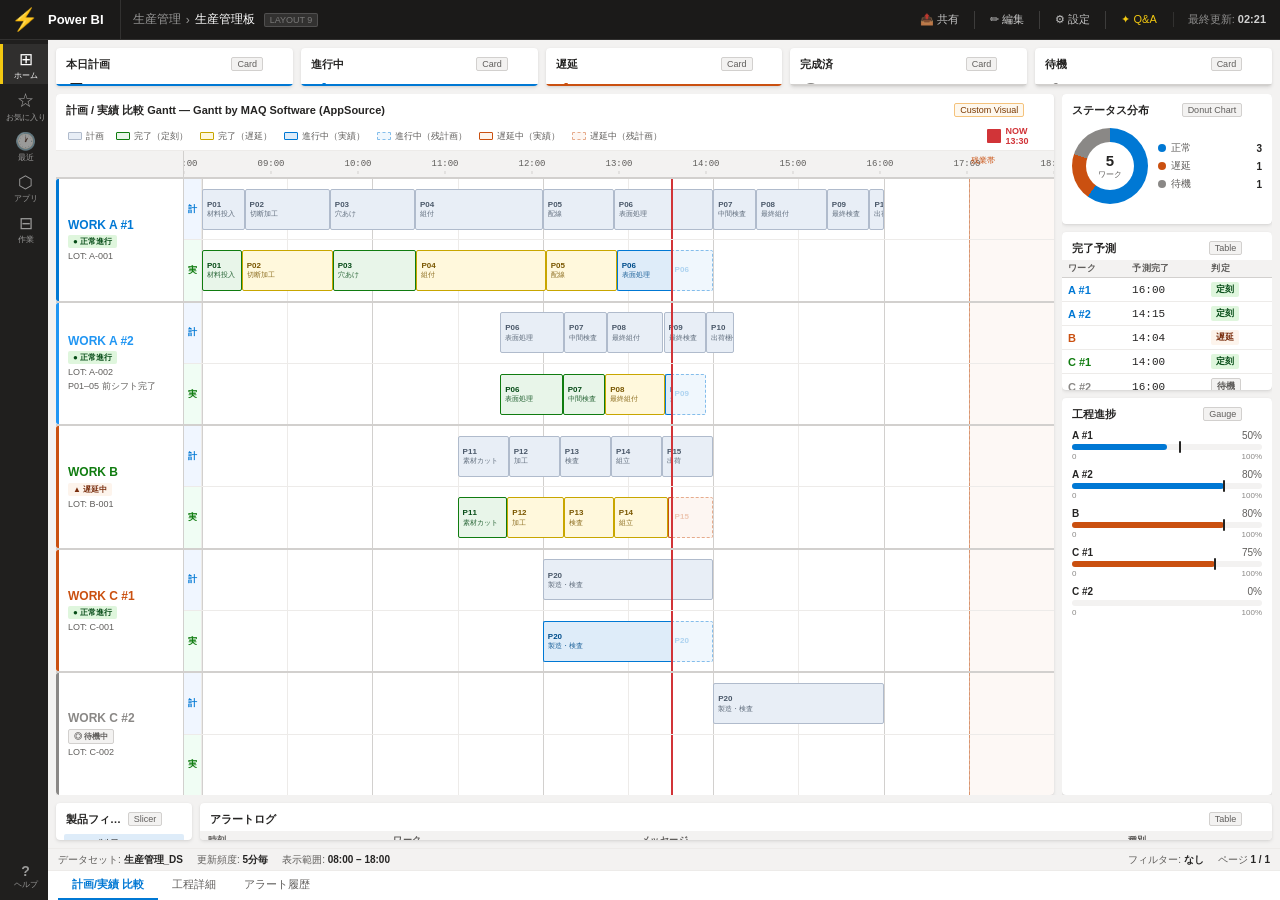
<file: layout-9.html>
<!DOCTYPE html>
<html lang="ja">
<head>
  <meta charset="UTF-8">
  <meta name="viewport" content="width=device-width, initial-scale=1.0">
  <title>生産管理板 — レイアウト9</title>
  <style>
    *, *::before, *::after { box-sizing: border-box; margin: 0; padding: 0; }

    :root {
      --pb-dark:        #1b1a19;
      --pb-nav:         #201f1e;
      --pb-canvas:      #f3f2f1;
      --pb-white:       #ffffff;
      --pb-border:      #edebe9;
      --pb-border2:     #d2d0ce;
      --pb-text:        #252423;
      --pb-dim:         #605e5c;
      --pb-gray:        #8a8886;
      --pb-hover:       #f3f2f1;
      --pb-blue:        #0078d4;
      --pb-blue-lt:     #deecf9;
      --pb-yellow:      #f2c811;
      --pb-green:       #107c10;
      --pb-green-lt:    #dff6dd;
      --pb-orange:      #ca5010;
      --pb-orange-lt:   #fdf4ec;
      --pb-red:         #d13438;
      --pb-plan:        #8899aa;
      --pb-plan-lt:     #e8eef6;
    }

    body {
      font-family: 'Segoe UI', 'Meiryo', 'Noto Sans JP', sans-serif;
      font-size: 12px;
      background: var(--pb-dark);
      color: var(--pb-text);
      height: 100vh;
      display: flex;
      flex-direction: column;
      overflow: hidden;
    }

    /* ══════════════════════════════════
       TOP BAR
    ══════════════════════════════════ */
    .pb-topbar {
      height: 40px; flex: 0 0 40px;
      background: var(--pb-dark); color: #fff;
      display: flex; align-items: center;
      border-bottom: 1px solid #323130;
    }
    .pb-logo {
      width: 48px; height: 40px; flex: 0 0 48px;
      display: flex; align-items: center; justify-content: center;
      font-size: 22px; color: var(--pb-yellow);
    }
    .pb-appname {
      font-size: 13px; font-weight: 600; color: #fff;
      padding-right: 16px; border-right: 1px solid #323130;
      margin-right: 12px; line-height: 40px;
    }
    .pb-breadcrumb {
      flex: 1; display: flex; align-items: center;
      gap: 5px; font-size: 12px; color: rgba(255,255,255,.55);
    }
    .pb-breadcrumb a { color: rgba(255,255,255,.55); text-decoration: none; }
    .pb-breadcrumb a:hover { color: rgba(255,255,255,.85); text-decoration: underline; }
    .pb-breadcrumb .cur { color: #fff; }
    .pb-toolbar { display: flex; align-items: center; gap: 2px; padding: 0 6px; }
    .pb-tbtn {
      height: 30px; padding: 0 10px;
      background: transparent; border: none;
      color: rgba(255,255,255,.75); font-size: 11px;
      font-family: inherit; cursor: pointer;
      display: flex; align-items: center; gap: 5px;
      border-radius: 2px; white-space: nowrap;
    }
    .pb-tbtn:hover { background: rgba(255,255,255,.1); }
    .pb-tbtn.hl { color: var(--pb-yellow); }
    .pb-tsep { width: 1px; height: 18px; background: #3d3c3b; margin: 0 3px; }
    .pb-clock {
      font-size: 11px; color: rgba(255,255,255,.5);
      padding: 0 14px; white-space: nowrap; border-left: 1px solid #323130;
    }
    .pb-clock strong { color: rgba(255,255,255,.8); }

    /* ══════════════════════════════════
       APP BODY / NAV
    ══════════════════════════════════ */
    .pb-body { flex: 1 1 0; display: flex; overflow: hidden; }

    .pb-nav {
      width: 48px; flex: 0 0 48px;
      background: var(--pb-nav);
      display: flex; flex-direction: column;
      padding: 4px 0; gap: 1px;
    }
    .pb-nicon {
      width: 48px; min-height: 40px;
      display: flex; flex-direction: column;
      align-items: center; justify-content: center;
      color: rgba(255,255,255,.55); font-size: 17px;
      cursor: pointer; gap: 2px;
      border-left: 3px solid transparent;
    }
    .pb-nicon.active {
      color: #fff; border-left-color: var(--pb-yellow);
      background: rgba(255,255,255,.07);
    }
    .pb-nicon:hover:not(.active) { background: rgba(255,255,255,.05); color: rgba(255,255,255,.8); }
    .pb-nicon .nl { font-size: 8px; line-height: 1; }
    .pb-nav-spacer { flex: 1; }

    /* ══════════════════════════════════
       CANVAS
    ══════════════════════════════════ */
    .pb-canvas-wrap {
      flex: 1 1 0; display: flex;
      flex-direction: column; overflow: hidden;
    }
    .pb-canvas {
      flex: 1 1 0; overflow: hidden;
      background: var(--pb-canvas);
      padding: 8px; display: flex;
      flex-direction: column; gap: 8px;
    }

    /* ══════════════════════════════════
       VISUAL CONTAINER
    ══════════════════════════════════ */
    .pbv {
      background: var(--pb-white); border-radius: 4px;
      box-shadow: 0 1.6px 3.6px rgba(0,0,0,.1), 0 0.3px 0.9px rgba(0,0,0,.08);
      display: flex; flex-direction: column;
      overflow: hidden; position: relative;
    }
    .pbv:hover > .pbv-hdr .pbv-menu { opacity: 1; }
    .pbv-hdr {
      display: flex; align-items: center;
      padding: 6px 10px 2px; gap: 5px;
      flex: 0 0 auto; min-height: 28px;
    }
    .pbv-title {
      flex: 1; font-size: 11px; font-weight: 600;
      color: var(--pb-text); white-space: nowrap;
      overflow: hidden; text-overflow: ellipsis;
    }
    .pbv-type {
      font-size: 9px; color: var(--pb-dim);
      background: var(--pb-hover);
      border: 1px solid var(--pb-border2);
      border-radius: 2px; padding: 1px 5px;
      white-space: nowrap; flex: 0 0 auto;
    }
    .pbv-type.custom { background: #fef8ee; color: #7a3800; border-color: #f4c27c; }
    .pbv-menu {
      font-size: 13px; color: var(--pb-gray);
      cursor: pointer; padding: 0 2px;
      border-radius: 2px; opacity: 0;
      transition: opacity .15s; flex: 0 0 auto;
    }
    .pbv-menu:hover { background: var(--pb-hover); }
    .pbv-body { flex: 1 1 0; overflow: hidden; padding: 4px 10px 8px; }
    .pbv-body.np { padding: 0; }
    .pbv-body.sa { overflow-y: auto; }
    .pbv-accent { position: absolute; bottom: 0; left: 0; right: 0; height: 2px; pointer-events: none; }

    /* ══════════════════════════════════
       ROW 1 — KPI CARDS
    ══════════════════════════════════ */
    .kpi-row { display: flex; gap: 8px; flex: 0 0 auto; }
    .pbv-kpi { flex: 1; min-width: 0; }
    .pbv-kpi .pbv-body {
      padding: 0 12px 10px;
      display: flex; flex-direction: column;
      align-items: flex-start; gap: 1px;
    }
    .kv-num { font-size: 30px; font-weight: 300; line-height: 1.1; color: var(--pb-text); }
    .kv-label { font-size: 10px; color: var(--pb-dim); }
    .kv-sub { font-size: 10px; font-weight: 600; margin-top: 2px; }

    /* ══════════════════════════════════
       ROW 2 — MAIN ROW
    ══════════════════════════════════ */
    .main-row {
      flex: 1 1 0; display: flex;
      gap: 8px; min-height: 0; overflow: hidden;
    }

    /* ── Gantt visual ── */
    .gantt-visual { flex: 1 1 0; min-width: 0; }
    .gantt-visual .pbv-body { padding: 0; display: flex; flex-direction: column; }

    /* Legend */
    .gantt-legend {
      flex: 0 0 auto;
      display: flex; align-items: center;
      gap: 12px; padding: 4px 12px;
      border-bottom: 1px solid var(--pb-border);
      flex-wrap: wrap;
    }
    .gl-item { display: flex; align-items: center; gap: 4px; font-size: 9px; color: var(--pb-dim); }
    .gl-swatch { width: 14px; height: 8px; border-radius: 1px; flex: 0 0 14px; }

    /* Time axis */
    .gantt-taxis {
      flex: 0 0 28px; display: flex;
      border-bottom: 2px solid var(--pb-border2);
      background: var(--pb-hover);
    }
    .gt-spacer { flex: 0 0 128px; border-right: 1px solid var(--pb-border2); }
    .gt-axis   { flex: 1; position: relative; overflow: hidden; }
    .gt-tick {
      position: absolute; top: 0; bottom: 0;
      display: flex; flex-direction: column;
      align-items: center; justify-content: flex-end;
      padding-bottom: 3px;
      transform: translateX(-50%);
    }
    .gt-tick-time {
      font-family: 'Courier New', monospace;
      font-size: 9px; color: var(--pb-dim); white-space: nowrap;
    }
    .gt-tick-line { width: 1px; height: 3px; background: var(--pb-border2); margin-top: 2px; }
    .gt-ot-label {
      position: absolute; top: 4px;
      font-size: 8px; color: var(--pb-orange);
      white-space: nowrap; padding-left: 4px;
    }

    /* Work rows */
    .gantt-rows {
      flex: 1 1 0; overflow-y: auto;
      display: flex; flex-direction: column;
    }

    /* ── 1 work = 1 gantt-row = plan+actual pair ── */
    .gantt-row {
      display: flex;
      border-bottom: 2px solid var(--pb-border2);
      flex: 1 1 0; min-height: 76px;
    }
    .gantt-row:last-child { border-bottom: none; }
    .gantt-row:hover { background: #faf9f8; }

    /* Label column (spans both plan+actual) */
    .gr-label {
      flex: 0 0 128px;
      padding: 6px 8px 6px 12px;
      display: flex; flex-direction: column;
      justify-content: center; gap: 3px;
      border-right: 1px solid var(--pb-border2);
      background: var(--pb-white);
      position: sticky; left: 0; z-index: 4;
    }
    .gantt-row:hover .gr-label { background: #faf9f8; }
    .gr-accent {
      position: absolute; left: 0; top: 0; bottom: 0;
      width: 3px; border-radius: 2px 0 0 2px;
    }
    .gr-name  { font-size: 12px; font-weight: 700; line-height: 1.2; }
    .gr-sub   { font-size: 9px; color: var(--pb-dim); }
    .gr-badge {
      display: inline-flex; align-items: center;
      gap: 2px; font-size: 8px; font-weight: 700;
      padding: 1px 5px; border-radius: 2px; width: fit-content;
    }
    .gb-ok   { background: var(--pb-green-lt); color: #054b16; }
    .gb-warn { background: var(--pb-orange-lt); color: #7a2e0e; }
    .gb-idle { background: var(--pb-hover); color: var(--pb-dim); border: 1px solid var(--pb-border2); }

    /* Right: plan+actual tracks stacked */
    .gr-tracks {
      flex: 1; display: flex; flex-direction: column;
      min-width: 0;
    }
    .gr-sub-row {
      flex: 1 1 0; display: flex; min-height: 0;
    }
    .gr-sub-row.plan-row   { border-bottom: 1px solid var(--pb-border); }
    .gr-sub-row.actual-row {}

    /* 計 / 実 label tab */
    .gr-sublabel {
      flex: 0 0 18px; width: 18px;
      display: flex; align-items: center; justify-content: center;
      font-size: 9px; font-weight: 700; letter-spacing: .02em;
      border-right: 1px solid var(--pb-border);
      user-select: none;
    }
    .plan-row   .gr-sublabel { color: var(--pb-blue);  background: #f0f6ff; }
    .actual-row .gr-sublabel { color: var(--pb-green); background: #f0fdf4; }

    /* Track */
    .gr-track {
      flex: 1; position: relative; overflow: hidden;
    }

    /* Grid, overlays */
    .gr-gridline {
      position: absolute; top: 0; bottom: 0;
      width: 1px; background: var(--pb-border);
      pointer-events: none; z-index: 0;
    }
    .gr-gridline.major { background: var(--pb-border2); }
    .gr-ot-zone {
      position: absolute; top: 0; bottom: 0;
      background: rgba(202,80,16,.04);
      border-left: 1px dashed rgba(202,80,16,.3);
      pointer-events: none; z-index: 0;
    }
    .gr-shift-end {
      position: absolute; top: 0; bottom: 0;
      width: 1.5px; background: rgba(202,80,16,.35);
      pointer-events: none; z-index: 2;
    }
    .gr-now {
      position: absolute; top: 0; bottom: 0;
      width: 2px; background: var(--pb-red);
      pointer-events: none; z-index: 6;
    }
    /* Arrow only on actual rows */
    .actual-row .gr-now::after {
      content: '▼';
      position: absolute; top: -11px; left: 50%;
      transform: translateX(-50%);
      font-size: 7px; font-weight: 700;
      color: var(--pb-red); white-space: nowrap;
    }

    /* ── Process bars ── */
    .gr-bar {
      position: absolute;
      top: 16%; height: 68%;
      border-radius: 2px;
      display: flex; align-items: center;
      overflow: hidden; z-index: 3;
      cursor: pointer; box-sizing: border-box;
    }
    .gr-bar:hover { filter: brightness(1.08); z-index: 10; }
    .gb-label {
      padding: 0 4px; white-space: nowrap;
      display: flex; flex-direction: column;
    }
    .gb-id   { font-size: 8px; font-weight: 700; line-height: 1.3; }
    .gb-name { font-size: 7px; line-height: 1.2; opacity: .85; }

    /* Plan bar */
    .gb-plan { background: #e8eef6; border: 1px solid #b0bbcc; color: #4a5869; }

    /* Actual bars */
    .gb-done      { background: #e8f5e9; border: 1px solid #107c10; color: #054b16; }
    .gb-done-late { background: #fff8dc; border: 1px solid #c8a600; color: #7a5700; }
    .gb-act-done  { background: var(--pb-blue-lt); border: 1px solid var(--pb-blue); color: #004e8c; border-right: none; border-radius: 2px 0 0 2px; }
    .gb-act-rem   { background: rgba(0,120,212,.06); border: 1.5px dashed rgba(0,120,212,.45); color: rgba(0,120,212,.55); border-left: none; border-radius: 0 2px 2px 0; }
    .gb-del-done  { background: var(--pb-orange-lt); border: 1px solid var(--pb-orange); color: #7a2e0e; border-right: none; border-radius: 2px 0 0 2px; }
    .gb-del-rem   { background: rgba(202,80,16,.05); border: 1.5px dashed rgba(202,80,16,.45); color: rgba(202,80,16,.55); border-left: none; border-radius: 0 2px 2px 0; }

    /* Pulsing for active/delayed */
    @keyframes pbi-blink-b { 0%,100%{opacity:1} 50%{opacity:.55} }
    @keyframes pbi-blink-o { 0%,100%{opacity:1} 50%{opacity:.5}  }
    .gb-act-done { animation: pbi-blink-b 1.3s ease-in-out infinite; }
    .gb-del-done { animation: pbi-blink-o 1.0s ease-in-out infinite; }

    /* Tooltip */
    .gr-bar .gb-tt {
      display: none;
      position: absolute; bottom: calc(100% + 6px); left: 0;
      background: var(--pb-white); border: 1px solid var(--pb-border2);
      border-radius: 3px; padding: 7px 11px;
      font-size: 10px; white-space: nowrap;
      z-index: 100;
      box-shadow: 0 4px 16px rgba(0,0,0,.12);
      pointer-events: none;
    }
    .gr-bar:hover .gb-tt { display: block; }
    .gb-tt-title { font-weight: 700; color: var(--pb-text); margin-bottom: 5px; font-size: 11px; }
    .gb-tt-row   { display: flex; gap: 6px; color: var(--pb-dim); line-height: 1.5; font-size: 10px; }
    .gb-tt-key   { color: var(--pb-gray); min-width: 50px; }
    .gb-tt-val   { color: var(--pb-text); font-weight: 600; }

    /* ── Right column ── */
    .right-col {
      width: 210px; flex: 0 0 210px;
      display: flex; flex-direction: column; gap: 8px;
      overflow-y: auto;
    }

    /* Donut */
    .donut-wrap { display: flex; align-items: center; gap: 10px; padding: 2px 0 4px; }
    .donut-ring {
      width: 76px; height: 76px;
      border-radius: 50%; flex: 0 0 76px; position: relative;
    }
    .donut-hole {
      position: absolute; top: 50%; left: 50%;
      transform: translate(-50%,-50%);
      width: 48px; height: 48px;
      background: var(--pb-white); border-radius: 50%;
      display: flex; flex-direction: column;
      align-items: center; justify-content: center;
    }
    .dh-val { font-size: 15px; font-weight: 600; color: var(--pb-text); line-height: 1; }
    .dh-lbl { font-size: 8px; color: var(--pb-dim); margin-top: 1px; }
    .donut-legend { display: flex; flex-direction: column; gap: 4px; flex: 1; }
    .dl-row { display: flex; align-items: center; gap: 5px; font-size: 10px; }
    .dl-dot { width: 8px; height: 8px; border-radius: 50%; flex: 0 0 8px; }
    .dl-name { color: var(--pb-dim); flex: 1; }
    .dl-val  { font-weight: 700; color: var(--pb-text); }

    /* ETA table visual */
    .eta-table { width: 100%; border-collapse: collapse; font-size: 11px; }
    .eta-table th {
      text-align: left; padding: 2px 6px;
      font-size: 9px; font-weight: 700;
      color: var(--pb-dim); text-transform: uppercase;
      letter-spacing: .05em;
      border-bottom: 1px solid var(--pb-border2);
      background: var(--pb-hover);
      white-space: nowrap;
    }
    .eta-table td { padding: 4px 6px; border-bottom: 1px solid var(--pb-border); vertical-align: middle; }
    .eta-table tr:last-child td { border-bottom: none; }
    .eta-table tr:hover td { background: var(--pb-hover); }
    .eta-work { font-weight: 700; color: var(--pb-text); }
    .eta-time { font-family: 'Courier New', monospace; color: var(--pb-text); }
    .eta-badge {
      display: inline-flex; align-items: center; gap: 2px;
      font-size: 9px; font-weight: 700;
      padding: 1px 5px; border-radius: 2px;
    }
    .eb-ok   { background: var(--pb-green-lt); color: #054b16; }
    .eb-warn { background: var(--pb-orange-lt); color: #7a2e0e; }
    .eb-idle { background: var(--pb-hover); color: var(--pb-dim); border: 1px solid var(--pb-border2); }

    /* Gauge */
    .gauge-list { display: flex; flex-direction: column; gap: 8px; }
    .gi-hdr { display: flex; justify-content: space-between; font-size: 10px; margin-bottom: 3px; }
    .gi-name { font-weight: 600; color: var(--pb-text); }
    .gi-pct  { color: var(--pb-dim); }
    .gi-track-wrap { position: relative; margin-bottom: 2px; }
    .gi-track { height: 6px; background: var(--pb-hover); border-radius: 3px; }
    .gi-fill  { height: 100%; border-radius: 3px; }
    .gi-target {
      position: absolute; top: -3px;
      width: 2px; height: 12px;
      background: var(--pb-text); border-radius: 1px;
      transform: translateX(-50%);
    }
    .gi-minmax { display: flex; justify-content: space-between; font-size: 8px; color: var(--pb-gray); }

    /* ══════════════════════════════════
       ROW 3 — BOTTOM
    ══════════════════════════════════ */
    .bottom-row { flex: 0 0 auto; display: flex; gap: 8px; }

    .slicer-visual { width: 136px; flex: 0 0 136px; }
    .sl-item {
      display: flex; align-items: center;
      gap: 6px; padding: 3px 4px;
      border-radius: 2px; cursor: pointer;
    }
    .sl-item.sel { background: var(--pb-blue-lt); }
    .sl-item:hover:not(.sel) { background: var(--pb-hover); }
    .sl-cb {
      width: 12px; height: 12px; border-radius: 2px;
      border: 1.5px solid var(--pb-gray);
      display: flex; align-items: center;
      justify-content: center; flex: 0 0 12px; font-size: 8px;
    }
    .sl-item.sel .sl-cb { background: var(--pb-blue); border-color: var(--pb-blue); color: #fff; }
    .sl-dot { width: 6px; height: 6px; border-radius: 50%; flex: 0 0 6px; }
    .sl-label { font-size: 11px; color: var(--pb-text); }

    .alert-visual { flex: 1; }
    .al-table { width: 100%; border-collapse: collapse; font-size: 10px; }
    .al-table th {
      text-align: left; padding: 3px 8px;
      background: var(--pb-hover); font-size: 9px;
      font-weight: 700; color: var(--pb-dim);
      text-transform: uppercase; letter-spacing: .05em;
      border-bottom: 1px solid var(--pb-border2); white-space: nowrap;
    }
    .al-table td { padding: 3px 8px; border-bottom: 1px solid var(--pb-border); vertical-align: middle; }
    .al-table tr:last-child td { border-bottom: none; }
    .al-table tr:hover td { background: var(--pb-hover); }
    .al-time { font-family: 'Courier New', monospace; color: var(--pb-dim); white-space: nowrap; }
    .al-icon-ok   { color: var(--pb-green); }
    .al-icon-warn { color: var(--pb-orange); }
    .al-work { font-weight: 700; color: var(--pb-text); white-space: nowrap; }
    .al-msg  { color: var(--pb-dim); }
    .mrc-badge {
      display: inline-flex; align-items: center; gap: 2px;
      font-size: 9px; font-weight: 700;
      padding: 1px 5px; border-radius: 2px;
    }
    .mb-ok   { background: var(--pb-green-lt); color: #054b16; }
    .mb-warn { background: var(--pb-orange-lt); color: #7a2e0e; }

    /* ══════════════════════════════════
       STATUS BAR / PAGE TABS
    ══════════════════════════════════ */
    .pb-statusbar {
      flex: 0 0 22px; background: var(--pb-hover);
      border-top: 1px solid var(--pb-border);
      display: flex; align-items: center;
      padding: 0 10px; gap: 14px;
      font-size: 10px; color: var(--pb-dim);
    }
    .pb-statusbar strong { color: var(--pb-text); }
    .pb-pagetabs {
      flex: 0 0 30px; background: var(--pb-white);
      border-top: 1px solid var(--pb-border);
      display: flex; align-items: stretch;
      padding: 0 10px; gap: 0;
    }
    .pb-ptab {
      padding: 0 14px; font-size: 11px;
      color: var(--pb-dim); border-bottom: 2px solid transparent;
      cursor: pointer; display: flex; align-items: center; white-space: nowrap;
    }
    .pb-ptab.active { color: var(--pb-blue); border-bottom-color: var(--pb-blue); font-weight: 600; }
    .pb-ptab:hover:not(.active) { color: var(--pb-text); background: var(--pb-hover); }

    ::-webkit-scrollbar { width: 5px; height: 5px; }
    ::-webkit-scrollbar-track { background: transparent; }
    ::-webkit-scrollbar-thumb { background: var(--pb-border2); border-radius: 3px; }
  </style>
</head>
<body>

<!-- ═══════════ TOP BAR ═══════════ -->
<div class="pb-topbar">
  <div class="pb-logo">⚡</div>
  <div class="pb-appname">Power BI</div>
  <div class="pb-breadcrumb">
    <a href="index.html">生産管理</a>
    <span>›</span>
    <span class="cur">生産管理板</span>
    <span style="font-size:9px;color:rgba(255,255,255,.35);background:rgba(255,255,255,.1);
      border:1px solid rgba(255,255,255,.15);border-radius:2px;padding:1px 5px;margin-left:4px;">
      LAYOUT 9
    </span>
  </div>
  <div style="flex:1"></div>
  <div class="pb-toolbar">
    <button class="pb-tbtn">📤 共有</button>
    <div class="pb-tsep"></div>
    <button class="pb-tbtn">✏ 編集</button>
    <div class="pb-tsep"></div>
    <button class="pb-tbtn">⚙ 設定</button>
    <div class="pb-tsep"></div>
    <button class="pb-tbtn hl">✦ Q&amp;A</button>
  </div>
  <div class="pb-clock">最終更新: <strong id="clock">--:--</strong></div>
</div>

<!-- ═══════════ BODY ═══════════ -->
<div class="pb-body">

  <!-- Left nav -->
  <div class="pb-nav">
    <div class="pb-nicon active"><span>⊞</span><span class="nl">ホーム</span></div>
    <div class="pb-nicon"><span>☆</span><span class="nl">お気に入り</span></div>
    <div class="pb-nicon"><span>🕐</span><span class="nl">最近</span></div>
    <div class="pb-nicon"><span>⬡</span><span class="nl">アプリ</span></div>
    <div class="pb-nicon"><span>⊟</span><span class="nl">作業</span></div>
    <div class="pb-nav-spacer"></div>
    <div class="pb-nicon"><span style="font-size:14px;font-weight:700">?</span><span class="nl">ヘルプ</span></div>
  </div>

  <!-- Canvas wrap -->
  <div class="pb-canvas-wrap">
    <div class="pb-canvas">

      <!-- ════ ROW 1 — KPI Cards ════ -->
      <div class="kpi-row">

        <div class="pbv pbv-kpi">
          <div class="pbv-hdr"><div class="pbv-title">本日計画</div><span class="pbv-type">Card</span><div class="pbv-menu">···</div></div>
          <div class="pbv-body"><div class="kv-num">5</div><div class="kv-label">台 / 第1ライン</div></div>
          <div class="pbv-accent" style="background:var(--pb-blue)"></div>
        </div>

        <div class="pbv pbv-kpi">
          <div class="pbv-hdr"><div class="pbv-title">進行中</div><span class="pbv-type">Card</span><div class="pbv-menu">···</div></div>
          <div class="pbv-body">
            <div class="kv-num" style="color:var(--pb-blue)">4</div>
            <div class="kv-label">ワーク</div>
            <div class="kv-sub" style="color:var(--pb-blue)">▲ 計画通り</div>
          </div>
          <div class="pbv-accent" style="background:var(--pb-blue)"></div>
        </div>

        <div class="pbv pbv-kpi">
          <div class="pbv-hdr"><div class="pbv-title">遅延</div><span class="pbv-type">Card</span><div class="pbv-menu">···</div></div>
          <div class="pbv-body">
            <div class="kv-num" style="color:var(--pb-orange)">1</div>
            <div class="kv-label">ワーク B</div>
            <div class="kv-sub" style="color:var(--pb-orange)">▲ +4分遅延</div>
          </div>
          <div class="pbv-accent" style="background:var(--pb-orange)"></div>
        </div>

        <div class="pbv pbv-kpi">
          <div class="pbv-hdr"><div class="pbv-title">完成済</div><span class="pbv-type">Card</span><div class="pbv-menu">···</div></div>
          <div class="pbv-body">
            <div class="kv-num" style="color:var(--pb-gray)">0</div>
            <div class="kv-label">台（目標 5台）</div>
          </div>
          <div class="pbv-accent" style="background:var(--pb-border2)"></div>
        </div>

        <div class="pbv pbv-kpi">
          <div class="pbv-hdr"><div class="pbv-title">待機</div><span class="pbv-type">Card</span><div class="pbv-menu">···</div></div>
          <div class="pbv-body">
            <div class="kv-num" style="color:var(--pb-gray)">1</div>
            <div class="kv-label">ワーク C #2</div>
            <div class="kv-sub" style="color:var(--pb-gray)">◎ 14:00 開始予定</div>
          </div>
          <div class="pbv-accent" style="background:var(--pb-border2)"></div>
        </div>

      </div><!-- /kpi-row -->

      <!-- ════ ROW 2 — MAIN ════ -->
      <div class="main-row">

        <!-- Plan/Actual Gantt -->
        <div class="pbv gantt-visual">
          <div class="pbv-hdr">
            <div class="pbv-title">計画 / 実績 比較 Gantt — Gantt by MAQ Software (AppSource)</div>
            <span class="pbv-type custom">Custom Visual</span>
            <div class="pbv-menu">···</div>
          </div>
          <div class="pbv-body np">

            <!-- Legend -->
            <div class="gantt-legend">
              <div class="gl-item"><div class="gl-swatch" style="background:#e8eef6;border:1px solid #b0bbcc"></div>計画</div>
              <div class="gl-item"><div class="gl-swatch" style="background:#e8f5e9;border:1px solid #107c10"></div>完了（定刻）</div>
              <div class="gl-item"><div class="gl-swatch" style="background:#fff8dc;border:1px solid #c8a600"></div>完了（遅延）</div>
              <div class="gl-item"><div class="gl-swatch" style="background:var(--pb-blue-lt);border:1px solid var(--pb-blue)"></div>進行中（実績）</div>
              <div class="gl-item"><div class="gl-swatch" style="background:rgba(0,120,212,.06);border:1.5px dashed rgba(0,120,212,.45)"></div>進行中（残計画）</div>
              <div class="gl-item"><div class="gl-swatch" style="background:var(--pb-orange-lt);border:1px solid var(--pb-orange)"></div>遅延中（実績）</div>
              <div class="gl-item"><div class="gl-swatch" style="background:rgba(202,80,16,.05);border:1.5px dashed rgba(202,80,16,.45)"></div>遅延中（残計画）</div>
              <div class="gl-item" style="margin-left:auto">
                <div class="gl-swatch" style="background:var(--pb-red);width:3px;height:14px;border-radius:1px"></div>
                <span style="color:var(--pb-red);font-weight:700">NOW 13:30</span>
              </div>
            </div>

            <!-- Time axis -->
            <div class="gantt-taxis">
              <div class="gt-spacer"></div>
              <div class="gt-axis" id="gt-axis"></div>
            </div>

            <!-- Work rows (plan + actual pairs) -->
            <div class="gantt-rows" id="gantt-rows"></div>

          </div>
        </div>

        <!-- Right column -->
        <div class="right-col">

          <!-- Donut -->
          <div class="pbv" style="flex:0 0 130px">
            <div class="pbv-hdr">
              <div class="pbv-title">ステータス分布</div>
              <span class="pbv-type">Donut Chart</span>
              <div class="pbv-menu">···</div>
            </div>
            <div class="pbv-body">
              <div class="donut-wrap">
                <div class="donut-ring" style="background:conic-gradient(
                  var(--pb-blue)   0deg 216deg,
                  var(--pb-orange) 216deg 288deg,
                  var(--pb-gray)   288deg 360deg
                );">
                  <div class="donut-hole">
                    <div class="dh-val">5</div>
                    <div class="dh-lbl">ワーク</div>
                  </div>
                </div>
                <div class="donut-legend">
                  <div class="dl-row"><div class="dl-dot" style="background:var(--pb-blue)"></div><span class="dl-name">正常</span><span class="dl-val">3</span></div>
                  <div class="dl-row"><div class="dl-dot" style="background:var(--pb-orange)"></div><span class="dl-name">遅延</span><span class="dl-val">1</span></div>
                  <div class="dl-row"><div class="dl-dot" style="background:var(--pb-gray)"></div><span class="dl-name">待機</span><span class="dl-val">1</span></div>
                </div>
              </div>
            </div>
          </div>

          <!-- ETA Table -->
          <div class="pbv" style="flex:0 0 158px">
            <div class="pbv-hdr">
              <div class="pbv-title">完了予測</div>
              <span class="pbv-type">Table</span>
              <div class="pbv-menu">···</div>
            </div>
            <div class="pbv-body np">
              <table class="eta-table">
                <thead>
                  <tr><th>ワーク</th><th>予測完了</th><th>判定</th></tr>
                </thead>
                <tbody>
                  <tr><td class="eta-work" style="color:var(--pb-blue)">A #1</td><td class="eta-time">16:00</td><td><span class="eta-badge eb-ok">定刻</span></td></tr>
                  <tr><td class="eta-work" style="color:var(--pb-blue)">A #2</td><td class="eta-time">14:15</td><td><span class="eta-badge eb-ok">定刻</span></td></tr>
                  <tr><td class="eta-work" style="color:var(--pb-orange)">B</td>  <td class="eta-time">14:04</td><td><span class="eta-badge eb-warn">遅延</span></td></tr>
                  <tr><td class="eta-work" style="color:var(--pb-green)">C #1</td><td class="eta-time">14:00</td><td><span class="eta-badge eb-ok">定刻</span></td></tr>
                  <tr><td class="eta-work" style="color:var(--pb-gray)">C #2</td><td class="eta-time">16:00</td><td><span class="eta-badge eb-idle">待機</span></td></tr>
                </tbody>
              </table>
            </div>
          </div>

          <!-- Gauge -->
          <div class="pbv" style="flex:1 1 0;min-height:110px">
            <div class="pbv-hdr">
              <div class="pbv-title">工程進捗</div>
              <span class="pbv-type">Gauge</span>
              <div class="pbv-menu">···</div>
            </div>
            <div class="pbv-body sa" style="padding:4px 10px 8px">
              <div class="gauge-list" id="gauge-list"></div>
            </div>
          </div>

        </div><!-- /right-col -->
      </div><!-- /main-row -->

      <!-- ════ ROW 3 — BOTTOM ════ -->
      <div class="bottom-row">

        <!-- Slicer -->
        <div class="pbv slicer-visual">
          <div class="pbv-hdr"><div class="pbv-title">製品フィルター</div><span class="pbv-type">Slicer</span><div class="pbv-menu">···</div></div>
          <div class="pbv-body" style="padding:3px 8px 6px">
            <div class="sl-item sel"><div class="sl-cb">✓</div><div class="sl-dot" style="background:var(--pb-blue)"></div><span class="sl-label">製品α (WORK A)</span></div>
            <div class="sl-item sel"><div class="sl-cb">✓</div><div class="sl-dot" style="background:var(--pb-green)"></div><span class="sl-label">製品β (WORK B)</span></div>
            <div class="sl-item sel"><div class="sl-cb">✓</div><div class="sl-dot" style="background:var(--pb-orange)"></div><span class="sl-label">製品γ (WORK C)</span></div>
          </div>
        </div>

        <!-- Alert table -->
        <div class="pbv alert-visual">
          <div class="pbv-hdr"><div class="pbv-title">アラートログ</div><span class="pbv-type">Table</span><div class="pbv-menu">···</div></div>
          <div class="pbv-body np" style="overflow-x:auto">
            <table class="al-table">
              <thead>
                <tr><th>時刻</th><th style="width:20px"></th><th>ワーク</th><th>メッセージ</th><th>種別</th></tr>
              </thead>
              <tbody>
                <tr><td class="al-time">13:28</td><td class="al-icon-warn">⚠</td><td class="al-work">WORK B</td><td class="al-msg">P15 出荷 開始（+4分遅延）</td><td><span class="mrc-badge mb-warn">遅延</span></td></tr>
                <tr><td class="al-time">12:50</td><td class="al-icon-warn">⚠</td><td class="al-work">WORK B</td><td class="al-msg">P14 組立 完了（+2分遅延）</td><td><span class="mrc-badge mb-warn">遅延</span></td></tr>
                <tr><td class="al-time">12:00</td><td class="al-icon-ok">✓</td><td class="al-work">WORK C #1</td><td class="al-msg">P20 製造・検査 定刻開始</td><td><span class="mrc-badge mb-ok">正常</span></td></tr>
                <tr><td class="al-time">08:00</td><td class="al-icon-ok">✓</td><td class="al-work">全ライン</td><td class="al-msg">始業確認 OK</td><td><span class="mrc-badge mb-ok">正常</span></td></tr>
              </tbody>
            </table>
          </div>
        </div>

      </div><!-- /bottom-row -->
    </div><!-- /pb-canvas -->

    <div class="pb-statusbar">
      <span>データセット: <strong>生産管理_DS</strong></span>
      <span>更新頻度: <strong>5分毎</strong></span>
      <span>表示範囲: <strong>08:00 – 18:00</strong></span>
      <div style="flex:1"></div>
      <span>フィルター: <strong>なし</strong></span>
      <span>ページ <strong>1 / 1</strong></span>
    </div>
    <div class="pb-pagetabs">
      <div class="pb-ptab active">計画/実績 比較</div>
      <div class="pb-ptab">工程詳細</div>
      <div class="pb-ptab">アラート履歴</div>
    </div>

  </div><!-- /pb-canvas-wrap -->
</div><!-- /pb-body -->

<script>
// ── Clock ──
function updateClock() {
  const n = new Date();
  document.getElementById('clock').textContent =
    String(n.getHours()).padStart(2,'0') + ':' + String(n.getMinutes()).padStart(2,'0');
}
updateClock();
setInterval(updateClock, 30000);

// ── Timeline config ──
const SHIFT_START = 8 * 60;
const SHIFT_TOTAL = 10 * 60;
const NOW_STR     = '13:30';

function toMin(t) { const [h,m]=t.split(':').map(Number); return h*60+m; }
function pct(t)   { return Math.max(0,Math.min(100,(toMin(t)-SHIFT_START)/SHIFT_TOTAL*100)); }
function wPct(s,e){ return Math.max(0,(toMin(e)-toMin(s))/SHIFT_TOTAL*100); }
const NOW_PCT = pct(NOW_STR);

// ── Work data ──
const WORKS = [
  {
    label:'WORK A #1', color:'#0078d4', accentColor:'#0078d4',
    status:'ok', badge:'● 正常進行', badgeCls:'gb-ok',
    lot:'A-001', note:null,
    procs:[
      {id:'P01',name:'材料投入',  state:'done',      as:'08:00',ae:'08:28',ps:'08:00',pe:'08:30'},
      {id:'P02',name:'切断加工',  state:'done-late', as:'08:28',ae:'09:32',ps:'08:30',pe:'09:30'},
      {id:'P03',name:'穴あけ',    state:'done',      as:'09:32',ae:'10:31',ps:'09:30',pe:'10:30'},
      {id:'P04',name:'組付',      state:'done-late', as:'10:31',ae:'12:02',ps:'10:30',pe:'12:00'},
      {id:'P05',name:'配線',      state:'done-late', as:'12:02',ae:'12:52',ps:'12:00',pe:'12:50'},
      {id:'P06',name:'表面処理',  state:'active',    as:'12:52',ae:null,   ps:'12:50',pe:'14:00'},
      {id:'P07',name:'中間検査',  state:'idle',      as:null,   ae:null,   ps:'14:00',pe:'14:30'},
      {id:'P08',name:'最終組付',  state:'idle',      as:null,   ae:null,   ps:'14:30',pe:'15:20'},
      {id:'P09',name:'最終検査',  state:'idle',      as:null,   ae:null,   ps:'15:20',pe:'15:50'},
      {id:'P10',name:'出荷梱包',  state:'idle',      as:null,   ae:null,   ps:'15:50',pe:'16:00'},
    ],
  },
  {
    label:'WORK A #2', color:'#2196f3', accentColor:'#2196f3',
    status:'ok', badge:'● 正常進行', badgeCls:'gb-ok',
    lot:'A-002', note:'P01–05 前シフト完了',
    procs:[
      {id:'P06',name:'表面処理',  state:'done',      as:'11:30',ae:'12:14',ps:'11:30',pe:'12:15'},
      {id:'P07',name:'中間検査',  state:'done',      as:'12:14',ae:'12:44',ps:'12:15',pe:'12:45'},
      {id:'P08',name:'最終組付',  state:'done-late', as:'12:44',ae:'13:26',ps:'12:45',pe:'13:25'},
      {id:'P09',name:'最終検査',  state:'active',    as:'13:26',ae:null,   ps:'13:25',pe:'13:55'},
      {id:'P10',name:'出荷梱包',  state:'idle',      as:null,   ae:null,   ps:'13:55',pe:'14:15'},
    ],
  },
  {
    label:'WORK B', color:'#107c10', accentColor:'#ca5010',
    status:'warn', badge:'▲ 遅延中', badgeCls:'gb-warn',
    lot:'B-001', note:null,
    procs:[
      {id:'P11',name:'素材カット',state:'done',      as:'11:00',ae:'11:35',ps:'11:00',pe:'11:36'},
      {id:'P12',name:'加工',      state:'done-late', as:'11:35',ae:'12:15',ps:'11:36',pe:'12:12'},
      {id:'P13',name:'検査',      state:'done-late', as:'12:15',ae:'12:50',ps:'12:12',pe:'12:48'},
      {id:'P14',name:'組立',      state:'done-late', as:'12:50',ae:'13:28',ps:'12:48',pe:'13:24'},
      {id:'P15',name:'出荷',      state:'delayed',   as:'13:28',ae:null,   ps:'13:24',pe:'14:00'},
    ],
  },
  {
    label:'WORK C #1', color:'#ca5010', accentColor:'#ca5010',
    status:'ok', badge:'● 正常進行', badgeCls:'gb-ok',
    lot:'C-001', note:null,
    procs:[
      {id:'P20',name:'製造・検査',state:'active', as:'12:00',ae:null,ps:'12:00',pe:'14:00'},
    ],
  },
  {
    label:'WORK C #2', color:'#8a8886', accentColor:'#8a8886',
    status:'idle', badge:'◎ 待機中', badgeCls:'gb-idle',
    lot:'C-002', note:null,
    procs:[
      {id:'P20',name:'製造・検査',state:'idle', as:null,ae:null,ps:'14:00',pe:'16:00'},
    ],
  },
];

// ── Build time axis ──
const axisEl = document.getElementById('gt-axis');
for (let h=8; h<=18; h++) {
  const t = String(h).padStart(2,'0')+':00';
  const tick = document.createElement('div');
  tick.className = 'gt-tick';
  tick.style.left = pct(t)+'%';
  tick.innerHTML = `<span class="gt-tick-time">${t}</span><span class="gt-tick-line"></span>`;
  axisEl.appendChild(tick);
}
const otLbl = document.createElement('span');
otLbl.className = 'gt-ot-label';
otLbl.style.left = pct('17:00')+'%';
otLbl.textContent = '残業帯';
axisEl.appendChild(otLbl);

// ── Helper: add grid elements to a track ──
function addGrid(track, showArrow) {
  for (let h=8; h<=18; h++) {
    const g = document.createElement('div');
    g.className = 'gr-gridline'+(h%2===0?' major':'');
    g.style.left = pct(String(h).padStart(2,'0')+':00')+'%';
    track.appendChild(g);
  }
  const ot = document.createElement('div');
  ot.className = 'gr-ot-zone';
  ot.style.left  = pct('17:00')+'%';
  ot.style.width = wPct('17:00','18:00')+'%';
  track.appendChild(ot);
  const se = document.createElement('div');
  se.className = 'gr-shift-end';
  se.style.left = pct('17:00')+'%';
  track.appendChild(se);
  const nw = document.createElement('div');
  nw.className = 'gr-now';
  nw.style.left = NOW_PCT+'%';
  if (showArrow) nw.classList.add('show-arrow');
  track.appendChild(nw);
}

// ── State label map ──
const STATE_LABEL = {
  done:'完了（定刻）','done-late':'完了（遅延）',
  active:'進行中',delayed:'遅延進行中',idle:'未着手',
};

// ── Build gantt rows ──
const rowsEl = document.getElementById('gantt-rows');

WORKS.forEach(work => {
  const row = document.createElement('div');
  row.className = 'gantt-row';

  // Label column
  const lbl = document.createElement('div');
  lbl.className = 'gr-label';
  lbl.innerHTML =
    `<div class="gr-accent" style="background:${work.accentColor}"></div>` +
    `<div class="gr-name" style="color:${work.color}">${work.label}</div>` +
    `<span class="gr-badge ${work.badgeCls}">${work.badge}</span>` +
    `<div class="gr-sub">LOT: ${work.lot}</div>` +
    (work.note ? `<div class="gr-sub">${work.note}</div>` : '');

  // Tracks container
  const tracks = document.createElement('div');
  tracks.className = 'gr-tracks';

  // ── PLAN row ──
  const planRow = document.createElement('div');
  planRow.className = 'gr-sub-row plan-row';
  const planLbl = document.createElement('div');
  planLbl.className = 'gr-sublabel';
  planLbl.textContent = '計';
  const planTrack = document.createElement('div');
  planTrack.className = 'gr-track';
  addGrid(planTrack, false);
  work.procs.forEach(p => {
    const bar = document.createElement('div');
    bar.className = 'gr-bar gb-plan';
    bar.style.left  = pct(p.ps)+'%';
    bar.style.width = Math.max(wPct(p.ps,p.pe),0.4)+'%';
    bar.innerHTML =
      `<div class="gb-label"><span class="gb-id">${p.id}</span><span class="gb-name">${p.name}</span></div>` +
      `<div class="gb-tt">` +
        `<div class="gb-tt-title">${p.id} — ${p.name}（計画）</div>` +
        `<div class="gb-tt-row"><span class="gb-tt-key">計画</span><span class="gb-tt-val">${p.ps} – ${p.pe}</span></div>` +
      `</div>`;
    planTrack.appendChild(bar);
  });
  planRow.appendChild(planLbl);
  planRow.appendChild(planTrack);

  // ── ACTUAL row ──
  const actualRow = document.createElement('div');
  actualRow.className = 'gr-sub-row actual-row';
  const actualLbl = document.createElement('div');
  actualLbl.className = 'gr-sublabel';
  actualLbl.textContent = '実';
  const actualTrack = document.createElement('div');
  actualTrack.className = 'gr-track';
  addGrid(actualTrack, true);

  work.procs.forEach(p => {
    const sl = STATE_LABEL[p.state] || p.state;
    const makeTT = (extra) =>
      `<div class="gb-tt">` +
        `<div class="gb-tt-title">${p.id} — ${p.name}</div>` +
        `<div class="gb-tt-row"><span class="gb-tt-key">状態</span><span class="gb-tt-val">${sl}</span></div>` +
        `<div class="gb-tt-row"><span class="gb-tt-key">計画</span><span class="gb-tt-val">${p.ps} – ${p.pe}</span></div>` +
        extra +
      `</div>`;

    if (p.state === 'done' || p.state === 'done-late') {
      const bar = document.createElement('div');
      bar.className = `gr-bar ${p.state==='done'?'gb-done':'gb-done-late'}`;
      bar.style.left  = pct(p.as)+'%';
      bar.style.width = Math.max(wPct(p.as,p.ae),0.4)+'%';
      bar.innerHTML =
        `<div class="gb-label"><span class="gb-id">${p.id}</span><span class="gb-name">${p.name}</span></div>` +
        makeTT(`<div class="gb-tt-row"><span class="gb-tt-key">実績</span><span class="gb-tt-val">${p.as} – ${p.ae}</span></div>`);
      actualTrack.appendChild(bar);

    } else if (p.state === 'active' || p.state === 'delayed') {
      const isDel = p.state === 'delayed';
      const startP = pct(p.as);
      const endP   = pct(p.pe);
      const doneP  = NOW_PCT - startP;
      const remP   = endP - NOW_PCT;
      const ttEx =
        `<div class="gb-tt-row"><span class="gb-tt-key">実績開始</span><span class="gb-tt-val">${p.as}</span></div>` +
        `<div class="gb-tt-row"><span class="gb-tt-key">現在</span><span class="gb-tt-val">${NOW_STR}</span></div>`;

      if (doneP > 0) {
        const b = document.createElement('div');
        b.className = `gr-bar ${isDel?'gb-del-done':'gb-act-done'}`;
        b.style.left  = startP+'%';
        b.style.width = Math.max(doneP,0.4)+'%';
        b.innerHTML =
          `<div class="gb-label"><span class="gb-id">${p.id}</span><span class="gb-name">${p.name}</span></div>` +
          makeTT(ttEx);
        actualTrack.appendChild(b);
      }
      if (remP > 0) {
        const b = document.createElement('div');
        b.className = `gr-bar ${isDel?'gb-del-rem':'gb-act-rem'}`;
        b.style.left  = NOW_PCT+'%';
        b.style.width = Math.max(remP,0.4)+'%';
        b.innerHTML =
          `<div class="gb-label"><span class="gb-id" style="opacity:.5">${p.id}</span></div>` +
          makeTT(ttEx);
        actualTrack.appendChild(b);
      }
      // idle → 実績行には何も描かない
    }
  });

  actualRow.appendChild(actualLbl);
  actualRow.appendChild(actualTrack);

  tracks.appendChild(planRow);
  tracks.appendChild(actualRow);
  row.appendChild(lbl);
  row.appendChild(tracks);
  rowsEl.appendChild(row);
});

// ── Gauge list ──
const GAUGES = [
  {name:'A #1', pct:50, target:57, color:'var(--pb-blue)'},
  {name:'A #2', pct:80, target:80, color:'var(--pb-blue)'},
  {name:'B',    pct:80, target:80, color:'var(--pb-orange)'},
  {name:'C #1', pct:75, target:75, color:'var(--pb-orange)'},
  {name:'C #2', pct:0,  target:0,  color:'var(--pb-gray)'},
];
const gl = document.getElementById('gauge-list');
GAUGES.forEach(g => {
  const item = document.createElement('div');
  item.innerHTML =
    `<div class="gi-hdr"><span class="gi-name">${g.name}</span><span class="gi-pct">${g.pct}%</span></div>` +
    `<div class="gi-track-wrap">` +
      `<div class="gi-track"><div class="gi-fill" style="width:${g.pct}%;background:${g.color}"></div></div>` +
      (g.target>0?`<div class="gi-target" style="left:${g.target}%"></div>`:'') +
    `</div>` +
    `<div class="gi-minmax"><span>0</span><span>100%</span></div>`;
  gl.appendChild(item);
});
</script>
</body>
</html>
</file>
<file: assets/style-common.css>
@import url('https://fonts.googleapis.com/css2?family=Bebas+Neue&family=DM+Mono:wght@400;500&family=Noto+Sans+JP:wght@400;500;700&display=swap');

:root {
  /* ── Backgrounds ── */
  --bg:      #eef1f6;
  --panel:   #ffffff;
  --panel2:  #f4f6f9;

  /* ── Borders ── */
  --border:  #dde1ea;
  --border2: #bcc4d0;

  /* ── Status colors（ライト背景上で読めるよう調整）── */
  --green:   #16a34a;
  --yellow:  #b45309;
  --orange:  #c2410c;
  --red:     #dc2626;
  --blue:    #2563eb;
  --cyan:    #0891b2;

  /* ── Text ── */
  --dim:     #8896a8;
  --sub:     #4a5869;
  --text:    #1a2332;

  /* ── Status tints（バッジ・ドット背景）── */
  --tint-green:  #f0fdf4;
  --tint-yellow: #fffbeb;
  --tint-orange: #fff7ed;
  --tint-blue:   #eff6ff;
  --tint-gray:   #f8fafc;
}

*, *::before, *::after { box-sizing: border-box; margin: 0; padding: 0; }

html, body {
  height: 100%;
  background: var(--bg);
  color: var(--text);
  font-family: 'Noto Sans JP', sans-serif;
  font-size: 13px;
  line-height: 1.4;
}

/* scrollbar */
::-webkit-scrollbar { width: 6px; height: 6px; }
::-webkit-scrollbar-track { background: var(--bg); }
::-webkit-scrollbar-thumb { background: var(--border2); border-radius: 3px; }

/* typography helpers */
.font-bebas { font-family: 'Bebas Neue', cursive; letter-spacing: .05em; }
.font-mono  { font-family: 'DM Mono', monospace; }

/* status badge */
.badge {
  display: inline-flex;
  align-items: center;
  gap: 5px;
  padding: 2px 8px;
  border-radius: 4px;
  font-size: 11px;
  font-weight: 700;
  letter-spacing: .04em;
  text-transform: uppercase;
}
.badge-ok    { background: var(--tint-green);  color: #166534; border: 1px solid #86efac; }
.badge-warn  { background: var(--tint-yellow); color: #92400e; border: 1px solid #fcd34d; }
.badge-alert { background: var(--tint-orange); color: #9a3412; border: 1px solid #fdba74; }
.badge-idle  { background: var(--tint-gray);   color: var(--dim); border: 1px solid var(--border2); }

/* dot blink animations */
@keyframes blink-blue {
  0%,100% { opacity: 1; box-shadow: 0 0 6px rgba(37,99,235,.4); }
  50%      { opacity: .6; box-shadow: none; }
}
@keyframes blink-yellow {
  0%,100% { opacity: 1; box-shadow: 0 0 6px rgba(180,83,9,.4); }
  50%      { opacity: .5; box-shadow: none; }
}

.dot-active  { animation: blink-blue   1.2s ease-in-out infinite; }
.dot-delayed { animation: blink-yellow 1s   ease-in-out infinite; }
</file>
<file: assets/style-excel.css>
/* ═══════════════════════════════════════════════
   Excel Chrome — Shared Stylesheet
   layouts 4 / 5 / 6
   ═══════════════════════════════════════════════ */

/* ── App shell ── */
.xl-app {
  display: flex;
  flex-direction: column;
  height: 100vh;
  min-width: 800px;
  font-family: 'Calibri', 'Noto Sans JP', 'Meiryo', sans-serif;
  font-size: 12px;
  color: #212121;
  user-select: none;
}

/* ── Title bar ── */
.xl-titlebar {
  height: 30px; flex: 0 0 30px;
  background: #217346;
  color: #fff;
  display: flex; align-items: center; justify-content: center;
  position: relative; font-size: 12px;
}
.xl-filename { font-weight: 600; }
.xl-appname  { color: rgba(255,255,255,.6); margin-left: 4px; }
.xl-winbtns  { position: absolute; right: 0; top: 0; display: flex; height: 100%; }
.xl-winbtn {
  width: 46px; display: flex; align-items: center; justify-content: center;
  cursor: default; color: rgba(255,255,255,.85); font-size: 14px;
}
.xl-winbtn:hover { background: rgba(255,255,255,.2); }
.xl-winbtn.xl-close:hover { background: #c42b1c; }

/* ── Ribbon tabs ── */
.xl-ribbon { flex: 0 0 auto; background: #f0f0f0; }
.xl-ribbon-tabs {
  display: flex; padding: 0 2px;
  border-bottom: 1px solid #ababab;
}
.xl-rtab {
  padding: 5px 13px; font-size: 11px; color: #333;
  cursor: default; border: 1px solid transparent;
  border-bottom: none; margin-bottom: -1px; line-height: 18px;
}
.xl-rtab.xl-active {
  background: #fff; border-color: #ababab;
  border-bottom-color: #fff;
  color: #217346; font-weight: 700; z-index: 1;
}
.xl-rtab:hover:not(.xl-active) { background: rgba(0,0,0,.05); }

/* ── Ribbon body (Home tab) ── */
.xl-ribbon-body {
  background: #fff; border-top: 1px solid #ababab;
  border-bottom: 1px solid #ababab;
  display: flex; align-items: stretch;
  height: 68px; padding: 2px 4px; overflow: hidden;
}
.xl-rgrp {
  display: flex; flex-direction: column; align-items: center;
  justify-content: space-between;
  padding: 3px 8px 2px; border-right: 1px solid #d0d0d0;
  min-width: 44px;
}
.xl-rgrp:last-child { border-right: none; }
.xl-rgrp-content { display: flex; align-items: center; gap: 2px; flex: 1; padding-top: 2px; }
.xl-rgrp-label   { font-size: 9px; color: #888; }

.xl-rbtn {
  display: flex; flex-direction: column; align-items: center;
  padding: 3px 4px; border: 1px solid transparent;
  border-radius: 2px; cursor: default; gap: 1px; min-width: 30px;
}
.xl-rbtn:hover { background: #e8e8e8; border-color: #c0c0c0; }
.xl-rbtn-icon  { font-size: 18px; line-height: 1.2; }
.xl-rbtn-label { font-size: 9px; color: #333; white-space: nowrap; }

.xl-rbtn-paste {
  display: flex; flex-direction: row; align-items: center;
  padding: 4px 6px; border: 1px solid transparent;
  border-radius: 2px; cursor: default; gap: 3px; min-height: 48px;
}
.xl-rbtn-paste:hover { background: #e8e8e8; border-color: #c0c0c0; }
.xl-rbtn-paste .xl-rbtn-icon { font-size: 28px; }

.xl-rbtn-row { display: flex; gap: 2px; }
.xl-rbtn-sm {
  padding: 2px 5px; border: 1px solid transparent;
  border-radius: 2px; cursor: default;
  font-size: 11px; font-weight: 700; color: #333;
  min-width: 22px; text-align: center;
}
.xl-rbtn-sm:hover { background: #e8e8e8; border-color: #c0c0c0; }

/* ── Formula bar ── */
.xl-formulabar {
  flex: 0 0 26px; display: flex; align-items: center;
  background: #fff; border-bottom: 1px solid #c0c0c0;
}
.xl-namebox {
  width: 68px; flex: 0 0 68px;
  border-right: 1px solid #c0c0c0;
  display: flex; align-items: center; justify-content: center;
  font-size: 11px; color: #333; font-weight: 700; height: 100%;
}
.xl-fx-icon { padding: 0 6px; font-size: 13px; color: #777; font-style: italic; cursor: default; }
.xl-fxbar {
  flex: 1; font-size: 11px; color: #333;
  white-space: nowrap; overflow: hidden; text-overflow: ellipsis;
  padding-right: 8px;
}

/* ── Sheet area ── */
.xl-sheetarea { flex: 1 1 0; overflow: auto; background: #fff; }

/* ── Table base ── */
.xl-table {
  border-collapse: collapse;
  table-layout: fixed;
}
.xl-table th,
.xl-table td {
  border: 1px solid #d0d0d0;
  padding: 0;
  font-weight: normal;
  text-align: left;
  vertical-align: middle;
  overflow: hidden;
  white-space: nowrap;
}
.xl-table thead th { position: sticky; top: 0; z-index: 20; }

/* Row / column header cells */
.xl-corner {
  background: #f2f2f2; border-color: #c0c0c0 !important;
  width: 40px; min-width: 40px; text-align: center;
}
.xl-col-hdr {
  background: #f2f2f2; font-size: 10px; color: #444;
  font-weight: 700; text-align: center; border-color: #c0c0c0 !important;
}
.xl-rownum {
  background: #f2f2f2; border-color: #c0c0c0 !important;
  font-size: 10px; color: #555; text-align: right;
  padding-right: 4px; width: 40px; min-width: 40px;
}

/* ── Cell alignment helpers ── */
.xl-pad   { padding: 2px 5px !important; }
.xl-pad-s { padding: 1px 3px !important; }
.xl-c     { text-align: center !important; }
.xl-r     { text-align: right !important; }
.xl-bold  { font-weight: 700 !important; }
.xl-it    { font-style: italic; }
.xl-wrap  { white-space: normal !important; line-height: 1.3; }
.xl-mono  { font-family: 'Courier New', monospace; }

/* ── Cell fill classes (Excel color palette) ── */
.xf-title    { background: #1f3864; color: #fff; font-weight: 700; }
.xf-hdr      { background: #d6dce4; color: #1f3864; font-weight: 700; }
.xf-hdr2     { background: #dce6f1; color: #17375e; font-weight: 600; }
.xf-section  { background: #2e75b6; color: #fff; font-weight: 700; }
.xf-sub      { background: #bdd7ee; color: #17375e; font-weight: 700; }
.xf-subtotal { background: #f2f2f2; font-weight: 700; color: #333; }
.xf-blank    { background: #fff; }
.xf-na       { background: #fff; }

/* Status fills */
.xf-done      { background: #e2efda; color: #375623; }
.xf-done-late { background: #fff2cc; color: #7f6000; }
.xf-active    { background: #dce6f1; color: #17375e; }
.xf-delayed   { background: #fce4d6; color: #833c00; }
.xf-idle      { background: #f2f2f2; color: #bfbfbf; }
.xf-prev      { background: #fafafa; color: #d8d8d8; }
.xf-ok-row    { background: #f0f7ec; }
.xf-warn-row  { background: #fdf9ec; }
.xf-idle-row  { background: #fafafa; }

/* Blink animations for active / delayed */
@keyframes xl-blink-b {
  0%,100% { background: #dce6f1; }
  50%      { background: #9dc3e6; }
}
@keyframes xl-blink-y {
  0%,100% { background: #fce4d6; }
  50%      { background: #f4b89a; }
}
.xf-active.xl-blink  { animation: xl-blink-b 1.2s ease-in-out infinite; }
.xf-delayed.xl-blink { animation: xl-blink-y 1s   ease-in-out infinite; }

/* ── Process cell inner ── */
.xl-proc {
  display: flex; flex-direction: column;
  align-items: center; justify-content: center;
  font-size: 9px; line-height: 1.2;
  text-align: center; padding: 1px 2px;
}
.xl-proc .xp-id  { font-weight: 700; }
.xl-proc .xp-sym { font-size: 11px; }

/* ── Progress bar in cell ── */
.xl-prog {
  display: flex; flex-direction: column;
  align-items: center; gap: 2px; padding: 2px 4px;
}
.xl-prog-track { width: 100%; height: 5px; background: #e0e0e0; }
.xl-prog-fill  { height: 100%; }
.xl-prog-pct   { font-size: 10px; font-weight: 700; }

/* ── Gantt bar styles (Excel palette, no border-radius) ── */
.xpb-done      { background: #e2efda; border: 1px solid #a9d08e; color: #375623; }
.xpb-done-late { background: #fff2cc; border: 1px solid #ffc000; color: #7f6000; }
.xpb-active-d  { background: rgba(32,86,174,.18); border: 1px solid #2056ae; color: #17375e; border-right: none; }
.xpb-active-r  { background: rgba(32,86,174,.05); border: 1.5px dashed rgba(32,86,174,.4); color: rgba(32,86,174,.5); border-left: none; }
.xpb-delay-d   { background: rgba(180,83,9,.15);  border: 1px solid #bf8f00;   color: #7f6000; border-right: none; }
.xpb-delay-r   { background: rgba(180,83,9,.05);  border: 1.5px dashed rgba(180,83,9,.4); color: rgba(180,83,9,.5); border-left: none; }
.xpb-idle      { background: #f2f2f2; border: 1px solid #d0d0d0; color: #bfbfbf; }
.xpb-plan      { background: #dce6f1; border: 1px solid #9dc3e6; color: #17375e; }

/* Active bars blink */
@keyframes xpb-blink-b { 0%,100%{opacity:1} 50%{opacity:.55} }
@keyframes xpb-blink-y { 0%,100%{opacity:1} 50%{opacity:.5}  }
.xpb-active-d { animation: xpb-blink-b 1.2s ease-in-out infinite; }
.xpb-delay-d  { animation: xpb-blink-y 1s   ease-in-out infinite; }

/* ── Tab bar ── */
.xl-tabbar {
  flex: 0 0 28px; display: flex; align-items: flex-end;
  background: #f0f0f0; border-top: 1px solid #ababab;
  padding: 0 4px;
}
.xl-tabnav {
  display: flex; gap: 2px; align-items: center;
  padding-right: 6px; border-right: 1px solid #c0c0c0;
  margin-right: 4px; height: 100%;
}
.xl-tabnav-btn {
  width: 16px; height: 16px; border: 1px solid #c0c0c0;
  background: #fff; display: flex; align-items: center;
  justify-content: center; font-size: 9px; color: #555; cursor: default;
}
.xl-tab {
  padding: 3px 14px; font-size: 11px;
  border: 1px solid #ababab; border-bottom: none;
  background: #d9d9d9; color: #555; cursor: default;
  border-radius: 3px 3px 0 0; white-space: nowrap; margin-right: 2px;
}
.xl-tab.xl-active {
  background: #fff; color: #217346;
  font-weight: 700; border-bottom: 2px solid #fff; margin-bottom: -1px;
}
.xl-statusbar {
  flex: 1; display: flex; align-items: center; justify-content: flex-end;
  gap: 18px; font-size: 10px; color: #555; padding-right: 8px;
}

/* ── Gantt / timeline shared ── */
.xl-tl-cell { position: relative; padding: 0 !important; }

.xg-proc-block {
  position: absolute;
  top: 14%; height: 72%;
  display: flex; align-items: center; overflow: hidden;
  cursor: default; z-index: 3; box-sizing: border-box;
}
.xg-pb-label {
  padding: 0 4px; white-space: nowrap;
  overflow: hidden; display: flex; flex-direction: column; gap: 1px;
}
.xg-pb-id   { font-size: 9px; font-weight: 700; line-height: 1; }
.xg-pb-name { font-size: 8px; line-height: 1; }

/* Grid overlays */
.xg-grid-line {
  position: absolute; top: 0; bottom: 0;
  width: 1px; background: #e0e0e0; pointer-events: none; z-index: 0;
}
.xg-grid-line.xg-major { background: #c0c0c0; }
.xg-ot-zone {
  position: absolute; top: 0; bottom: 0;
  background: rgba(194,65,12,.04);
  border-left: 1px dashed rgba(194,65,12,.35);
  pointer-events: none; z-index: 0;
}
.xg-shift-end {
  position: absolute; top: 0; bottom: 0;
  width: 2px; background: rgba(220,38,38,.4);
  pointer-events: none; z-index: 2;
}
.xg-now-line {
  position: absolute; top: 0; bottom: 0;
  width: 2px; background: #c42b1c;
  pointer-events: none; z-index: 5;
}
.xg-now-line.xg-arrow::after {
  content: '▼'; position: absolute;
  top: -11px; left: 50%; transform: translateX(-50%);
  color: #c42b1c; font-size: 8px;
}

/* Tooltip */
.xg-proc-block .xg-tt {
  display: none;
  position: absolute; bottom: calc(100% + 6px); left: 0;
  background: #fff; border: 1px solid #c0c0c0;
  padding: 6px 10px; font-size: 10px;
  white-space: nowrap; z-index: 100;
  box-shadow: 2px 2px 6px rgba(0,0,0,.15);
  pointer-events: none;
}
.xg-proc-block:hover .xg-tt { display: block; }
.xg-tt-name { font-weight: 700; color: #1f3864; margin-bottom: 3px; }
.xg-tt-row  { color: #333; font-size: 10px; line-height: 1.5; }
</file>
